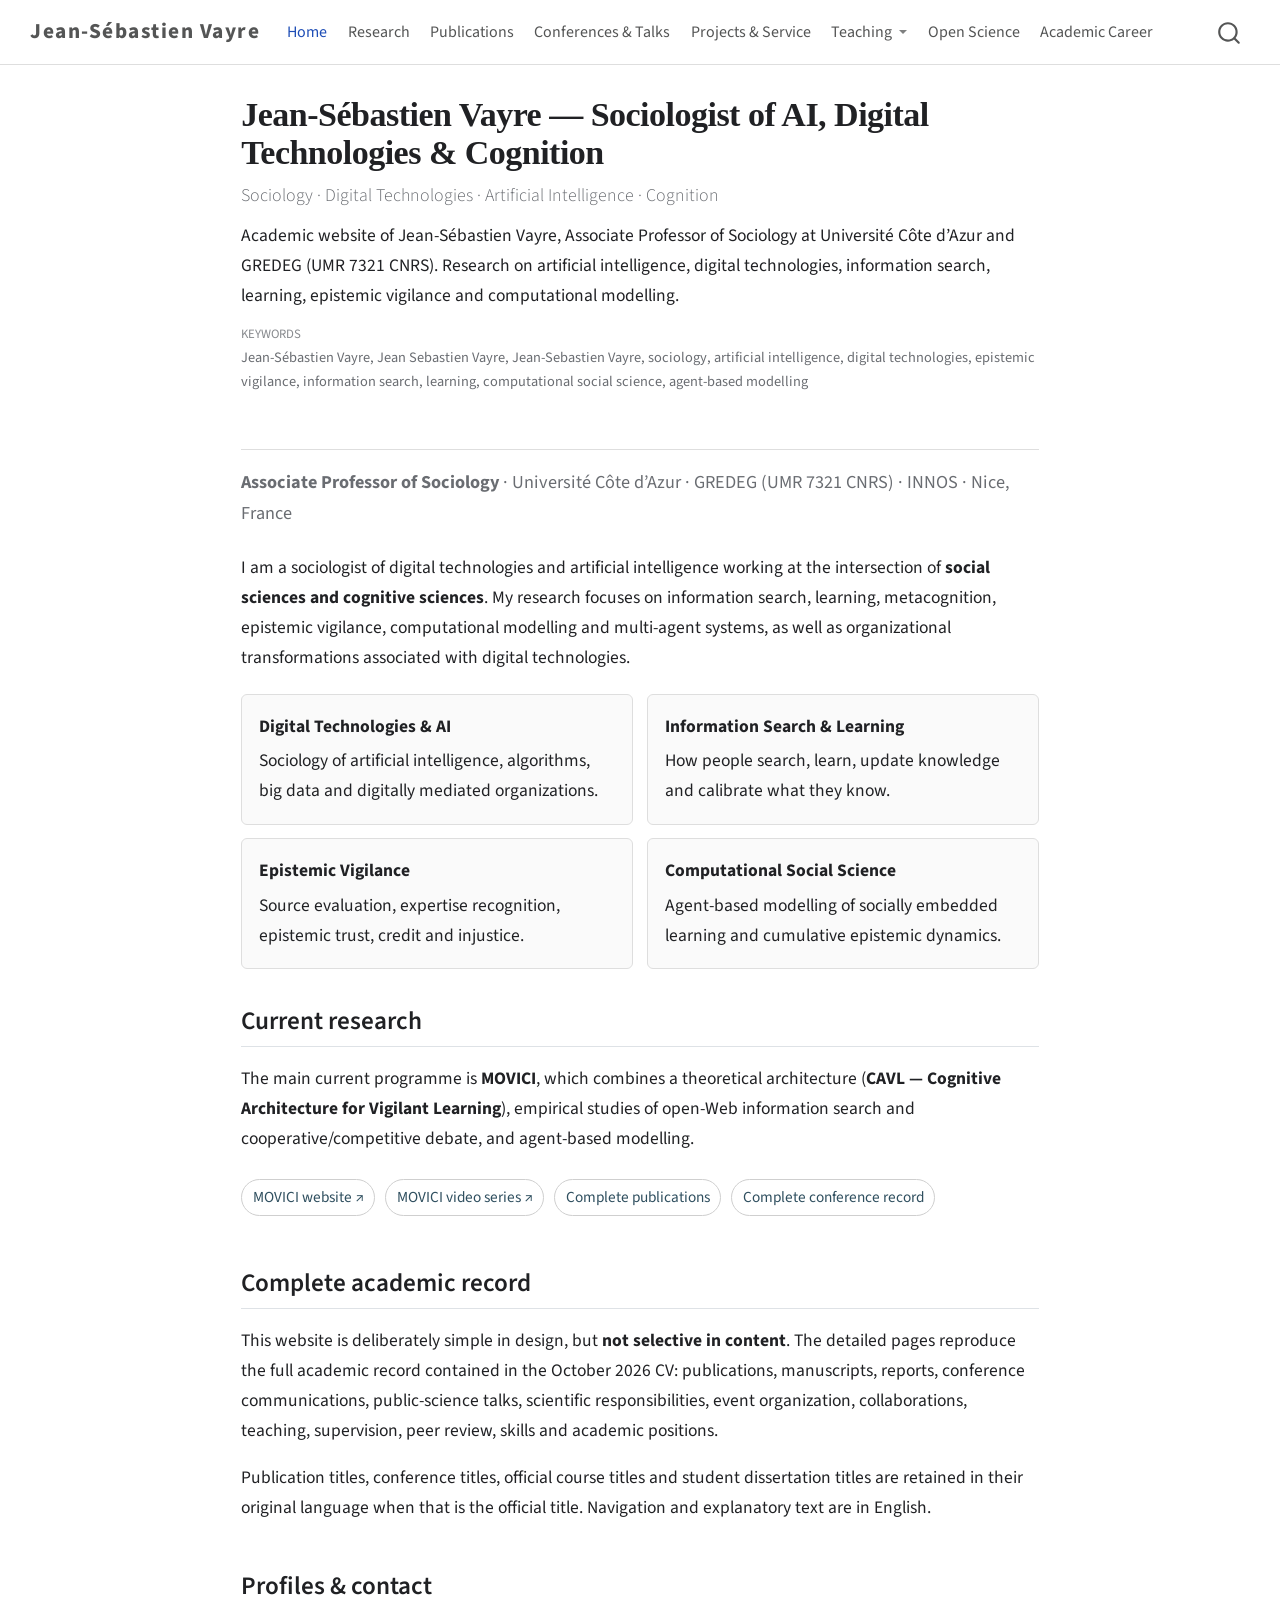
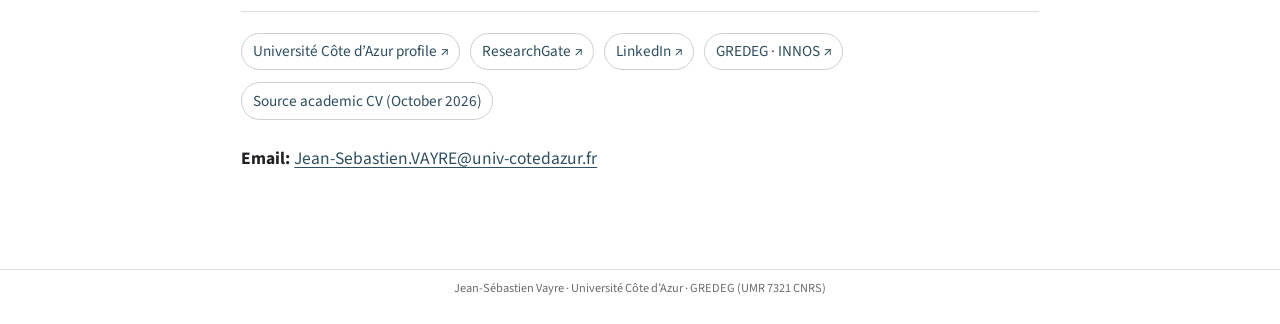
<file: index.html>
<!DOCTYPE html>
<html xmlns="http://www.w3.org/1999/xhtml" lang="en" xml:lang="en"><head>

<meta charset="utf-8">
<meta name="generator" content="quarto-1.10.18">

<meta name="viewport" content="width=device-width, initial-scale=1.0, user-scalable=yes">

<meta name="keywords" content="Jean-Sébastien Vayre, Jean Sebastien Vayre, Jean-Sebastien Vayre, sociology, artificial intelligence, digital technologies, epistemic vigilance, information search, learning, computational social science, agent-based modelling">
<meta name="description" content="Academic website of Jean-Sébastien Vayre, Associate Professor of Sociology at Université Côte d’Azur and GREDEG (UMR 7321 CNRS). Research on artificial intelligence, digital technologies, information search, learning, epistemic vigilance and computational modelling.">

<title>Jean-Sébastien Vayre — Sociologist of AI, Digital Technologies &amp; Cognition – Jean-Sébastien Vayre</title>
<style>
/* Default styles provided by pandoc.
** See https://pandoc.org/MANUAL.html#variables-for-html for config info.
*/
span.smallcaps{font-variant: small-caps;}
div.columns{display: flex; gap: 1.5em;}
div.column{flex: auto;}
@media screen {
div.columns{gap: min(4vw, 1.5em);}
div.column{overflow-x: auto;}
}
div.hanging-indent{margin-left: 1.5em; text-indent: -1.5em;}
ul.task-list{list-style: none;}
ul.task-list li input[type="checkbox"] {
  width: 0.8em;
  margin: 0 0.8em 0.2em -1em; /* quarto-specific, see https://github.com/quarto-dev/quarto-cli/issues/4556 */ 
  vertical-align: middle;
}
</style>


<script src="site_libs/quarto-nav/quarto-nav.js"></script>
<script src="site_libs/clipboard/clipboard.min.js"></script>
<script src="site_libs/quarto-search/autocomplete.umd.js"></script>
<script src="site_libs/quarto-search/fuse.min.js"></script>
<script src="site_libs/quarto-search/quarto-search.js"></script>
<meta name="quarto:offset" content="./">
<script src="site_libs/quarto-html/quarto.js" type="module"></script>
<script src="site_libs/quarto-html/tabsets/tabsets.js" type="module"></script>
<script src="site_libs/quarto-html/popper.min.js"></script>
<script src="site_libs/quarto-html/tippy.umd.min.js"></script>
<script src="site_libs/quarto-html/anchor.min.js"></script>
<link href="site_libs/quarto-html/tippy.css" rel="stylesheet">
<link href="site_libs/quarto-html/quarto-syntax-highlighting-64a204ab8560d761af7679ceaba22944.css" rel="stylesheet" id="quarto-text-highlighting-styles">
<script src="site_libs/bootstrap/bootstrap.min.js"></script>
<link href="site_libs/bootstrap/bootstrap-icons.css" rel="stylesheet">
<link href="site_libs/bootstrap/bootstrap-172ba59bd5e0b52282274ba0c0cc16fc.min.css" rel="stylesheet" append-hash="true" id="quarto-bootstrap" data-mode="light">
<script id="quarto-search-options" type="application/json">{
  "location": "navbar",
  "copy-button": false,
  "collapse-after": 3,
  "panel-placement": "end",
  "type": "overlay",
  "limit": 50,
  "keyboard-shortcut": [
    "f",
    "/",
    "s"
  ],
  "show-item-context": false,
  "language": {
    "search-no-results-text": "No results",
    "search-matching-documents-text": "matching documents",
    "search-copy-link-title": "Copy link to search",
    "search-hide-matches-text": "Hide additional matches",
    "search-more-match-text": "more match in this document",
    "search-more-matches-text": "more matches in this document",
    "search-clear-button-title": "Clear",
    "search-text-placeholder": "",
    "search-detached-cancel-button-title": "Cancel",
    "search-submit-button-title": "Submit",
    "search-label": "Search"
  }
}</script>
<style>html{ scroll-behavior: smooth; }</style>
<meta name="robots" content="index, follow, max-snippet:-1, max-image-preview:large">
<meta name="googlebot" content="index, follow, max-snippet:-1, max-image-preview:large">
<script type="application/ld+json">
{
  "@context": "https://schema.org",
  "@graph": [
    {
      "@type": "WebSite",
      "@id": "https://jeansebastienvayre-prog.github.io/#website",
      "url": "https://jeansebastienvayre-prog.github.io/",
      "name": "Jean-Sébastien Vayre",
      "alternateName": ["Jean Sebastien Vayre", "Jean-Sebastien Vayre"],
      "inLanguage": "en"
    },
    {
      "@type": "Person",
      "@id": "https://jeansebastienvayre-prog.github.io/#person",
      "name": "Jean-Sébastien Vayre",
      "alternateName": ["Jean Sebastien Vayre", "Jean-Sebastien Vayre"],
      "url": "https://jeansebastienvayre-prog.github.io/",
      "jobTitle": "Associate Professor of Sociology",
      "affiliation": [
        {
          "@type": "Organization",
          "name": "Université Côte d’Azur",
          "url": "https://univ-cotedazur.fr/"
        },
        {
          "@type": "Organization",
          "name": "GREDEG (UMR 7321 CNRS)",
          "url": "https://gredeg.univ-cotedazur.fr/"
        }
      ],
      "sameAs": [
        "https://univ-cotedazur.fr/jean-sebastien-vayre",
        "https://www.researchgate.net/profile/Jean-Sebastien-Vayre",
        "https://fr.linkedin.com/in/jean-sebastien-vayre-30b54514a",
        "https://jeansebastienvayre-prog.github.io/movici/"
      ],
      "knowsAbout": [
        "Sociology",
        "Artificial intelligence",
        "Digital technologies",
        "Information search",
        "Learning",
        "Epistemic vigilance",
        "Computational social science",
        "Agent-based modelling"
      ]
    }
  ]
}
</script>


<link rel="stylesheet" href="styles.css">
</head>

<body class="nav-fixed fullcontent quarto-light">

<div id="quarto-search-results"></div>
  <header id="quarto-header" class="headroom fixed-top">
    <nav class="navbar navbar-expand-lg " data-bs-theme="dark">
      <div class="navbar-container container-fluid">
      <div class="navbar-brand-container mx-auto">
    <a class="navbar-brand" href="./index.html">
    <span class="navbar-title">Jean-Sébastien Vayre</span>
    </a>
  </div>
            <div id="quarto-search" class="" title="Search"></div>
          <button class="navbar-toggler" type="button" data-bs-toggle="collapse" data-bs-target="#navbarCollapse" aria-controls="navbarCollapse" role="menu" aria-expanded="false" aria-label="Toggle navigation" onclick="if (window.quartoToggleHeadroom) { window.quartoToggleHeadroom(); }">
  <span class="navbar-toggler-icon"></span>
</button>
          <div class="collapse navbar-collapse" id="navbarCollapse">
            <ul class="navbar-nav navbar-nav-scroll me-auto">
  <li class="nav-item">
    <a class="nav-link active" href="./index.html" aria-current="page"> 
<span class="menu-text">Home</span></a>
  </li>  
  <li class="nav-item">
    <a class="nav-link" href="./research.html"> 
<span class="menu-text">Research</span></a>
  </li>  
  <li class="nav-item">
    <a class="nav-link" href="./publications.html"> 
<span class="menu-text">Publications</span></a>
  </li>  
  <li class="nav-item">
    <a class="nav-link" href="./conferences.html"> 
<span class="menu-text">Conferences &amp; Talks</span></a>
  </li>  
  <li class="nav-item">
    <a class="nav-link" href="./projects-service.html"> 
<span class="menu-text">Projects &amp; Service</span></a>
  </li>  
  <li class="nav-item dropdown ">
    <a class="nav-link dropdown-toggle" href="#" id="nav-menu-teaching" role="link" data-bs-toggle="dropdown" aria-expanded="false">
 <span class="menu-text">Teaching</span>
    </a>
    <ul class="dropdown-menu" aria-labelledby="nav-menu-teaching">    
        <li>
    <a class="dropdown-item" href="./teaching.html">
 <span class="dropdown-text">Teaching Record</span></a>
  </li>  
        <li>
    <a class="dropdown-item" href="./supervision.html">
 <span class="dropdown-text">Supervision &amp; Assessment</span></a>
  </li>  
    </ul>
  </li>
  <li class="nav-item">
    <a class="nav-link" href="./open-science.html"> 
<span class="menu-text">Open Science</span></a>
  </li>  
  <li class="nav-item">
    <a class="nav-link" href="./career.html"> 
<span class="menu-text">Academic Career</span></a>
  </li>  
</ul>
          </div> <!-- /navcollapse -->
            <div class="quarto-navbar-tools">
</div>
      </div> <!-- /container-fluid -->
    </nav>
</header>
<!-- content -->
<div id="quarto-content" class="quarto-container page-columns page-rows-contents page-layout-article page-navbar">
<!-- sidebar -->
<!-- margin-sidebar -->
    
<!-- main -->
<main class="content" id="quarto-document-content">

<header id="title-block-header" class="quarto-title-block default">
<div class="quarto-title">
<h1 class="title">Jean-Sébastien Vayre — Sociologist of AI, Digital Technologies &amp; Cognition</h1>
<p class="subtitle lead">Sociology · Digital Technologies · Artificial Intelligence · Cognition</p>
</div>

<div>
  <div class="description">
    Academic website of Jean-Sébastien Vayre, Associate Professor of Sociology at Université Côte d’Azur and GREDEG (UMR 7321 CNRS). Research on artificial intelligence, digital technologies, information search, learning, epistemic vigilance and computational modelling.
  </div>
</div>


<div class="quarto-title-meta">

    
  
    
  </div>
  

<div>
  <div class="keywords">
    <div class="block-title">Keywords</div>
    <p>Jean-Sébastien Vayre, Jean Sebastien Vayre, Jean-Sebastien Vayre, sociology, artificial intelligence, digital technologies, epistemic vigilance, information search, learning, computational social science, agent-based modelling</p>
  </div>
</div>

</header>


<div class="hero-role">
<strong>Associate Professor of Sociology</strong> · Université Côte d’Azur · GREDEG (UMR 7321 CNRS) · INNOS · Nice, France
</div>
<p>I am a sociologist of digital technologies and artificial intelligence working at the intersection of <strong>social sciences and cognitive sciences</strong>. My research focuses on information search, learning, metacognition, epistemic vigilance, computational modelling and multi-agent systems, as well as organizational transformations associated with digital technologies.</p>
<div class="quick-grid">
<div class="quick-card">
<strong>Digital Technologies &amp; AI</strong>Sociology of artificial intelligence, algorithms, big data and digitally mediated organizations.
</div>
<div class="quick-card">
<strong>Information Search &amp; Learning</strong>How people search, learn, update knowledge and calibrate what they know.
</div>
<div class="quick-card">
<strong>Epistemic Vigilance</strong>Source evaluation, expertise recognition, epistemic trust, credit and injustice.
</div>
<div class="quick-card">
<strong>Computational Social Science</strong>Agent-based modelling of socially embedded learning and cumulative epistemic dynamics.
</div>
</div>
<section id="current-research" class="level2">
<h2 class="anchored" data-anchor-id="current-research">Current research</h2>
<p>The main current programme is <strong>MOVICI</strong>, which combines a theoretical architecture (<strong>CAVL — Cognitive Architecture for Vigilant Learning</strong>), empirical studies of open-Web information search and cooperative/competitive debate, and agent-based modelling.</p>
<div class="home-links">
<p><a class="resource-link" href="https://jeansebastienvayre-prog.github.io/movici/">MOVICI website ↗</a> <a class="resource-link" href="https://www.youtube.com/playlist?list=PLJJXA5R7uEsg">MOVICI video series ↗</a> <a class="resource-link" href="./publications.html">Complete publications</a> <a class="resource-link" href="./conferences.html">Complete conference record</a></p>
</div>
</section>
<section id="complete-academic-record" class="level2">
<h2 class="anchored" data-anchor-id="complete-academic-record">Complete academic record</h2>
<p>This website is deliberately simple in design, but <strong>not selective in content</strong>. The detailed pages reproduce the full academic record contained in the October 2026 CV: publications, manuscripts, reports, conference communications, public-science talks, scientific responsibilities, event organization, collaborations, teaching, supervision, peer review, skills and academic positions.</p>
<p>Publication titles, conference titles, official course titles and student dissertation titles are retained in their original language when that is the official title. Navigation and explanatory text are in English.</p>
</section>
<section id="profiles-contact" class="level2">
<h2 class="anchored" data-anchor-id="profiles-contact">Profiles &amp; contact</h2>
<div class="profile-links">
<p><a class="resource-link" href="https://univ-cotedazur.fr/jean-sebastien-vayre">Université Côte d’Azur profile ↗</a> <a class="resource-link" href="https://www.researchgate.net/profile/Jean-Sebastien-Vayre">ResearchGate ↗</a> <a class="resource-link" href="https://fr.linkedin.com/in/jean-sebastien-vayre-30b54514a">LinkedIn ↗</a> <a class="resource-link" href="https://gredeg.univ-cotedazur.fr/projets-de-recherche/francais-pole-innovation-science-and-technology-pist/team-innos">GREDEG · INNOS ↗</a> <a class="resource-link" href="assets/documents/CV_Jean-Sebastien_Vayre_2026_actualise_octobre.docx">Source academic CV (October 2026)</a></p>
</div>
<p><strong>Email:</strong> <a href="mailto:Jean-Sebastien.VAYRE@univ-cotedazur.fr">Jean-Sebastien.VAYRE@univ-cotedazur.fr</a></p>


</section>

</main> <!-- /main -->
<script id="quarto-html-after-body" type="application/javascript">
  window.document.addEventListener("DOMContentLoaded", function (event) {
    const icon = "";
    const anchorJS = new window.AnchorJS();
    anchorJS.options = {
      placement: 'right',
      icon: icon
    };
    anchorJS.add('.anchored');
    const isCodeAnnotation = (el) => {
      for (const clz of el.classList) {
        if (clz.startsWith('code-annotation-')) {                     
          return true;
        }
      }
      return false;
    }
    const onCopySuccess = function(e) {
      // button target
      const button = e.trigger;
      // don't keep focus
      button.blur();
      // flash "checked"
      button.classList.add('code-copy-button-checked');
      var currentTitle = button.getAttribute("title");
      button.setAttribute("title", "Copied!");
      let tooltip;
      if (window.bootstrap) {
        button.setAttribute("data-bs-toggle", "tooltip");
        button.setAttribute("data-bs-placement", "left");
        button.setAttribute("data-bs-title", "Copied!");
        tooltip = new bootstrap.Tooltip(button, 
          { trigger: "manual", 
            customClass: "code-copy-button-tooltip",
            offset: [0, -8]});
        tooltip.show();    
      }
      setTimeout(function() {
        if (tooltip) {
          tooltip.hide();
          button.removeAttribute("data-bs-title");
          button.removeAttribute("data-bs-toggle");
          button.removeAttribute("data-bs-placement");
        }
        button.setAttribute("title", currentTitle);
        button.classList.remove('code-copy-button-checked');
      }, 1000);
      // clear code selection
      e.clearSelection();
    }
    const getTextToCopy = function(trigger) {
      const outerScaffold = trigger.parentElement.cloneNode(true);
      const codeEl = outerScaffold.querySelector('code');
      for (const childEl of codeEl.children) {
        if (isCodeAnnotation(childEl)) {
          childEl.remove();
        }
      }
      return codeEl.innerText;
    }
    const clipboard = new window.ClipboardJS('.code-copy-button:not([data-in-quarto-modal])', {
      text: getTextToCopy
    });
    clipboard.on('success', onCopySuccess);
    if (window.document.getElementById('quarto-embedded-source-code-modal')) {
      const clipboardModal = new window.ClipboardJS('.code-copy-button[data-in-quarto-modal]', {
        text: getTextToCopy,
        container: window.document.getElementById('quarto-embedded-source-code-modal')
      });
      clipboardModal.on('success', onCopySuccess);
    }
      var localhostRegex = new RegExp(/^(?:http|https):\/\/localhost\:?[0-9]*\//);
      var mailtoRegex = new RegExp(/^mailto:/);
        var filterRegex = new RegExp("https:\/\/jeansebastienvayre-prog\.github\.io\/");
      var isInternal = (href) => {
          return filterRegex.test(href) || localhostRegex.test(href) || mailtoRegex.test(href);
      }
      // Inspect non-navigation links and adorn them if external
     var links = window.document.querySelectorAll('a[href]:not(.nav-link):not(.navbar-brand):not(.toc-action):not(.sidebar-link):not(.sidebar-item-toggle):not(.pagination-link):not(.no-external):not([aria-hidden]):not(.dropdown-item):not(.quarto-navigation-tool):not(.about-link)');
      for (var i=0; i<links.length; i++) {
        const link = links[i];
        if (!isInternal(link.href)) {
          // undo the damage that might have been done by quarto-nav.js in the case of
          // links that we want to consider external
          if (link.dataset.originalHref !== undefined) {
            link.href = link.dataset.originalHref;
          }
            // target, if specified
            link.setAttribute("target", "_blank");
            if (link.getAttribute("rel") === null) {
              link.setAttribute("rel", "noopener");
            }
        }
      }
    function tippyHover(el, contentFn, onTriggerFn, onUntriggerFn) {
      const config = {
        allowHTML: true,
        maxWidth: 500,
        delay: 100,
        arrow: false,
        appendTo: function(el) {
            return el.parentElement;
        },
        interactive: true,
        interactiveBorder: 10,
        theme: 'quarto',
        placement: 'bottom-start',
      };
      if (contentFn) {
        config.content = contentFn;
      }
      if (onTriggerFn) {
        config.onTrigger = onTriggerFn;
      }
      if (onUntriggerFn) {
        config.onUntrigger = onUntriggerFn;
      }
      window.tippy(el, config); 
    }
    const noterefs = window.document.querySelectorAll('a[role="doc-noteref"]');
    for (var i=0; i<noterefs.length; i++) {
      const ref = noterefs[i];
      tippyHover(ref, function() {
        // use id or data attribute instead here
        let href = ref.getAttribute('data-footnote-href') || ref.getAttribute('href');
        try { href = new URL(href).hash; } catch {}
        const id = href.replace(/^#\/?/, "");
        const note = window.document.getElementById(id);
        if (note) {
          return note.innerHTML;
        } else {
          return "";
        }
      });
    }
    const xrefs = window.document.querySelectorAll('a.quarto-xref');
    const processXRef = (id, note) => {
      // Strip column container classes
      const stripColumnClz = (el) => {
        el.classList.remove("page-full", "page-columns");
        if (el.children) {
          for (const child of el.children) {
            stripColumnClz(child);
          }
        }
      }
      stripColumnClz(note)
      if (id === null || id.startsWith('sec-')) {
        // Special case sections, only their first couple elements
        const container = document.createElement("div");
        if (note.children && note.children.length > 2) {
          container.appendChild(note.children[0].cloneNode(true));
          for (let i = 1; i < note.children.length; i++) {
            const child = note.children[i];
            if (child.tagName === "P" && child.innerText === "") {
              continue;
            } else {
              container.appendChild(child.cloneNode(true));
              break;
            }
          }
          if (window.Quarto?.typesetMath) {
            window.Quarto.typesetMath(container);
          }
          return container.innerHTML
        } else {
          if (window.Quarto?.typesetMath) {
            window.Quarto.typesetMath(note);
          }
          return note.innerHTML;
        }
      } else {
        // Remove any anchor links if they are present
        const anchorLink = note.querySelector('a.anchorjs-link');
        if (anchorLink) {
          anchorLink.remove();
        }
        if (window.Quarto?.typesetMath) {
          window.Quarto.typesetMath(note);
        }
        if (note.classList.contains("callout")) {
          return note.outerHTML;
        } else {
          return note.innerHTML;
        }
      }
    }
    for (var i=0; i<xrefs.length; i++) {
      const xref = xrefs[i];
      tippyHover(xref, undefined, function(instance) {
        instance.disable();
        let url = xref.getAttribute('href');
        let hash = undefined; 
        if (url.startsWith('#')) {
          hash = url;
        } else {
          try { hash = new URL(url).hash; } catch {}
        }
        if (hash) {
          const id = hash.replace(/^#\/?/, "");
          const note = window.document.getElementById(id);
          if (note !== null) {
            try {
              const html = processXRef(id, note.cloneNode(true));
              instance.setContent(html);
            } finally {
              instance.enable();
              instance.show();
            }
          } else {
            // See if we can fetch this
            fetch(url.split('#')[0])
            .then(res => res.text())
            .then(html => {
              const parser = new DOMParser();
              const htmlDoc = parser.parseFromString(html, "text/html");
              const note = htmlDoc.getElementById(id);
              if (note !== null) {
                const html = processXRef(id, note);
                instance.setContent(html);
              } 
            }).finally(() => {
              instance.enable();
              instance.show();
            });
          }
        } else {
          // See if we can fetch a full url (with no hash to target)
          // This is a special case and we should probably do some content thinning / targeting
          fetch(url)
          .then(res => res.text())
          .then(html => {
            const parser = new DOMParser();
            const htmlDoc = parser.parseFromString(html, "text/html");
            const note = htmlDoc.querySelector('main.content');
            if (note !== null) {
              // This should only happen for chapter cross references
              // (since there is no id in the URL)
              // remove the first header
              if (note.children.length > 0 && note.children[0].tagName === "HEADER") {
                note.children[0].remove();
              }
              const html = processXRef(null, note);
              instance.setContent(html);
            } 
          }).finally(() => {
            instance.enable();
            instance.show();
          });
        }
      }, function(instance) {
      });
    }
        let selectedAnnoteEl;
        const selectorForAnnotation = ( cell, annotation) => {
          let cellAttr = 'data-code-cell="' + cell + '"';
          let lineAttr = 'data-code-annotation="' +  annotation + '"';
          const selector = 'span[' + cellAttr + '][' + lineAttr + ']';
          return selector;
        }
        const selectCodeLines = (annoteEl) => {
          const doc = window.document;
          const targetCell = annoteEl.getAttribute("data-target-cell");
          const targetAnnotation = annoteEl.getAttribute("data-target-annotation");
          const annoteSpan = window.document.querySelector(selectorForAnnotation(targetCell, targetAnnotation));
          const lines = annoteSpan.getAttribute("data-code-lines").split(",");
          const lineIds = lines.map((line) => {
            return targetCell + "-" + line;
          })
          let top = null;
          let height = null;
          let parent = null;
          if (lineIds.length > 0) {
              //compute the position of the single el (top and bottom and make a div)
              const el = window.document.getElementById(lineIds[0]);
              top = el.offsetTop;
              height = el.offsetHeight;
              parent = el.parentElement.parentElement;
            if (lineIds.length > 1) {
              const lastEl = window.document.getElementById(lineIds[lineIds.length - 1]);
              const bottom = lastEl.offsetTop + lastEl.offsetHeight;
              height = bottom - top;
            }
            if (top !== null && height !== null && parent !== null) {
              // cook up a div (if necessary) and position it 
              let div = window.document.getElementById("code-annotation-line-highlight");
              if (div === null) {
                div = window.document.createElement("div");
                div.setAttribute("id", "code-annotation-line-highlight");
                div.style.position = 'absolute';
                parent.appendChild(div);
              }
              div.style.top = top - 2 + "px";
              div.style.height = height + 4 + "px";
              div.style.left = 0;
              let gutterDiv = window.document.getElementById("code-annotation-line-highlight-gutter");
              if (gutterDiv === null) {
                gutterDiv = window.document.createElement("div");
                gutterDiv.setAttribute("id", "code-annotation-line-highlight-gutter");
                gutterDiv.style.position = 'absolute';
                const codeCell = window.document.getElementById(targetCell);
                const gutter = codeCell.querySelector('.code-annotation-gutter');
                gutter.appendChild(gutterDiv);
              }
              gutterDiv.style.top = top - 2 + "px";
              gutterDiv.style.height = height + 4 + "px";
            }
            selectedAnnoteEl = annoteEl;
          }
        };
        const unselectCodeLines = () => {
          const elementsIds = ["code-annotation-line-highlight", "code-annotation-line-highlight-gutter"];
          elementsIds.forEach((elId) => {
            const div = window.document.getElementById(elId);
            if (div) {
              div.remove();
            }
          });
          selectedAnnoteEl = undefined;
        };
          // Handle positioning of the toggle
      window.addEventListener(
        "resize",
        throttle(() => {
          elRect = undefined;
          if (selectedAnnoteEl) {
            selectCodeLines(selectedAnnoteEl);
          }
        }, 10)
      );
      function throttle(fn, ms) {
      let throttle = false;
      let timer;
        return (...args) => {
          if(!throttle) { // first call gets through
              fn.apply(this, args);
              throttle = true;
          } else { // all the others get throttled
              if(timer) clearTimeout(timer); // cancel #2
              timer = setTimeout(() => {
                fn.apply(this, args);
                timer = throttle = false;
              }, ms);
          }
        };
      }
        // Attach click handler to the DT
        const annoteDls = window.document.querySelectorAll('dt[data-target-cell]');
        for (const annoteDlNode of annoteDls) {
          annoteDlNode.addEventListener('click', (event) => {
            const clickedEl = event.target;
            if (clickedEl !== selectedAnnoteEl) {
              unselectCodeLines();
              const activeEl = window.document.querySelector('dt[data-target-cell].code-annotation-active');
              if (activeEl) {
                activeEl.classList.remove('code-annotation-active');
              }
              selectCodeLines(clickedEl);
              clickedEl.classList.add('code-annotation-active');
            } else {
              // Unselect the line
              unselectCodeLines();
              clickedEl.classList.remove('code-annotation-active');
            }
          });
        }
    const findCites = (el) => {
      const parentEl = el.parentElement;
      if (parentEl) {
        const cites = parentEl.dataset.cites;
        if (cites) {
          return {
            el,
            cites: cites.split(' ')
          };
        } else {
          return findCites(el.parentElement)
        }
      } else {
        return undefined;
      }
    };
    var bibliorefs = window.document.querySelectorAll('a[role="doc-biblioref"]');
    for (var i=0; i<bibliorefs.length; i++) {
      const ref = bibliorefs[i];
      const citeInfo = findCites(ref);
      if (citeInfo) {
        tippyHover(citeInfo.el, function() {
          var popup = window.document.createElement('div');
          citeInfo.cites.forEach(function(cite) {
            var citeDiv = window.document.createElement('div');
            citeDiv.classList.add('hanging-indent');
            citeDiv.classList.add('csl-entry');
            var biblioDiv = window.document.getElementById('ref-' + cite);
            if (biblioDiv) {
              citeDiv.innerHTML = biblioDiv.innerHTML;
            }
            popup.appendChild(citeDiv);
          });
          return popup.innerHTML;
        });
      }
    }
  });
  </script>
</div> <!-- /content -->
<footer class="footer">
  <div class="nav-footer">
    <div class="nav-footer-left">
      &nbsp;
    </div>   
    <div class="nav-footer-center">
<p>Jean-Sébastien Vayre · Université Côte d’Azur · GREDEG (UMR 7321 CNRS)</p>
</div>
    <div class="nav-footer-right">
      &nbsp;
    </div>
  </div>
</footer>




<script src="site_libs/quarto-html/zenscroll-min.js"></script>
</body></html>
</file>
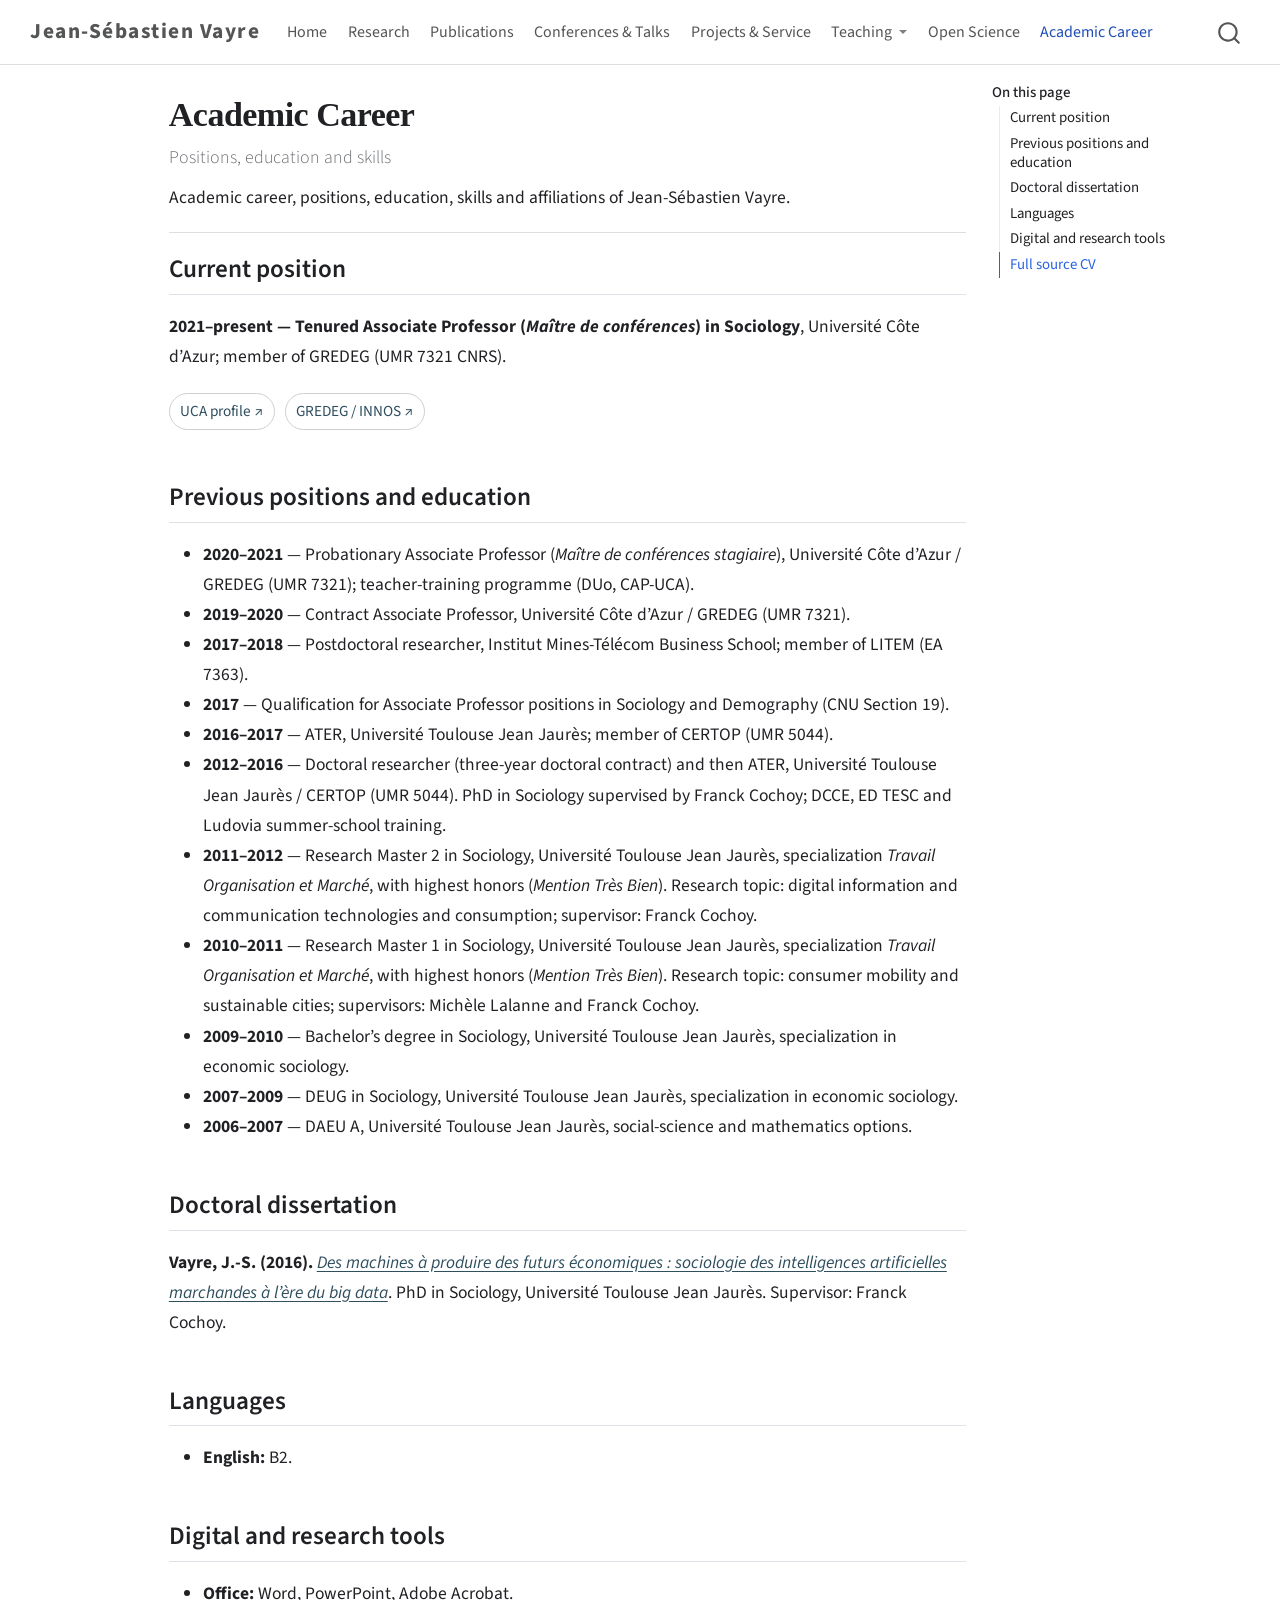
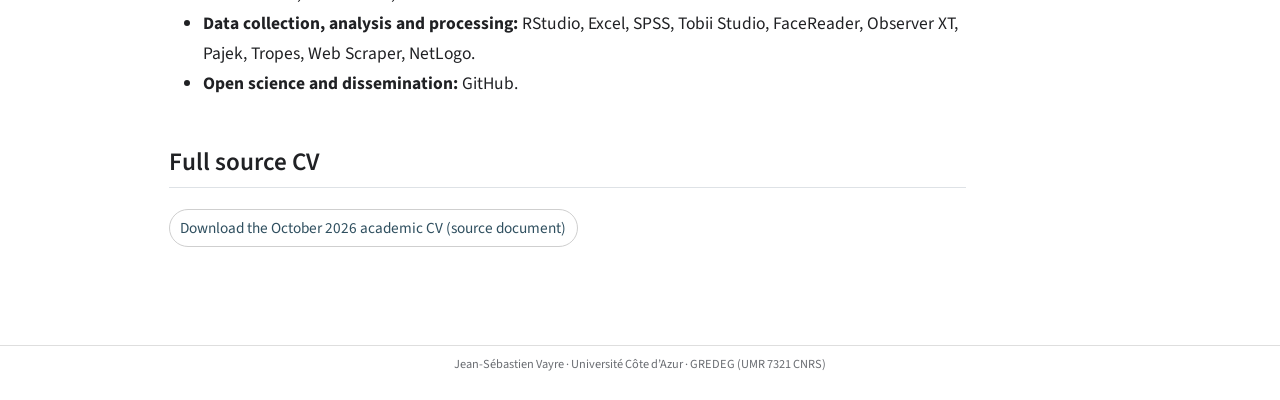
<file: career.html>
<!DOCTYPE html>
<html xmlns="http://www.w3.org/1999/xhtml" lang="en" xml:lang="en"><head>

<meta charset="utf-8">
<meta name="generator" content="quarto-1.10.18">

<meta name="viewport" content="width=device-width, initial-scale=1.0, user-scalable=yes">

<meta name="description" content="Academic career, positions, education, skills and affiliations of Jean-Sébastien Vayre.">

<title>Academic Career – Jean-Sébastien Vayre</title>
<style>
/* Default styles provided by pandoc.
** See https://pandoc.org/MANUAL.html#variables-for-html for config info.
*/
span.smallcaps{font-variant: small-caps;}
div.columns{display: flex; gap: 1.5em;}
div.column{flex: auto;}
@media screen {
div.columns{gap: min(4vw, 1.5em);}
div.column{overflow-x: auto;}
}
div.hanging-indent{margin-left: 1.5em; text-indent: -1.5em;}
ul.task-list{list-style: none;}
ul.task-list li input[type="checkbox"] {
  width: 0.8em;
  margin: 0 0.8em 0.2em -1em; /* quarto-specific, see https://github.com/quarto-dev/quarto-cli/issues/4556 */ 
  vertical-align: middle;
}
</style>


<script src="site_libs/quarto-nav/quarto-nav.js"></script>
<script src="site_libs/clipboard/clipboard.min.js"></script>
<script src="site_libs/quarto-search/autocomplete.umd.js"></script>
<script src="site_libs/quarto-search/fuse.min.js"></script>
<script src="site_libs/quarto-search/quarto-search.js"></script>
<meta name="quarto:offset" content="./">
<script src="site_libs/quarto-html/quarto.js" type="module"></script>
<script src="site_libs/quarto-html/tabsets/tabsets.js" type="module"></script>
<script src="site_libs/quarto-html/popper.min.js"></script>
<script src="site_libs/quarto-html/tippy.umd.min.js"></script>
<script src="site_libs/quarto-html/anchor.min.js"></script>
<link href="site_libs/quarto-html/tippy.css" rel="stylesheet">
<link href="site_libs/quarto-html/quarto-syntax-highlighting-64a204ab8560d761af7679ceaba22944.css" rel="stylesheet" id="quarto-text-highlighting-styles">
<script src="site_libs/bootstrap/bootstrap.min.js"></script>
<link href="site_libs/bootstrap/bootstrap-icons.css" rel="stylesheet">
<link href="site_libs/bootstrap/bootstrap-172ba59bd5e0b52282274ba0c0cc16fc.min.css" rel="stylesheet" append-hash="true" id="quarto-bootstrap" data-mode="light">
<script id="quarto-search-options" type="application/json">{
  "location": "navbar",
  "copy-button": false,
  "collapse-after": 3,
  "panel-placement": "end",
  "type": "overlay",
  "limit": 50,
  "keyboard-shortcut": [
    "f",
    "/",
    "s"
  ],
  "show-item-context": false,
  "language": {
    "search-no-results-text": "No results",
    "search-matching-documents-text": "matching documents",
    "search-copy-link-title": "Copy link to search",
    "search-hide-matches-text": "Hide additional matches",
    "search-more-match-text": "more match in this document",
    "search-more-matches-text": "more matches in this document",
    "search-clear-button-title": "Clear",
    "search-text-placeholder": "",
    "search-detached-cancel-button-title": "Cancel",
    "search-submit-button-title": "Submit",
    "search-label": "Search"
  }
}</script>
<style>html{ scroll-behavior: smooth; }</style>
<meta name="robots" content="index, follow, max-snippet:-1, max-image-preview:large">
<meta name="googlebot" content="index, follow, max-snippet:-1, max-image-preview:large">
<script type="application/ld+json">
{
  "@context": "https://schema.org",
  "@graph": [
    {
      "@type": "WebSite",
      "@id": "https://jeansebastienvayre-prog.github.io/#website",
      "url": "https://jeansebastienvayre-prog.github.io/",
      "name": "Jean-Sébastien Vayre",
      "alternateName": ["Jean Sebastien Vayre", "Jean-Sebastien Vayre"],
      "inLanguage": "en"
    },
    {
      "@type": "Person",
      "@id": "https://jeansebastienvayre-prog.github.io/#person",
      "name": "Jean-Sébastien Vayre",
      "alternateName": ["Jean Sebastien Vayre", "Jean-Sebastien Vayre"],
      "url": "https://jeansebastienvayre-prog.github.io/",
      "jobTitle": "Associate Professor of Sociology",
      "affiliation": [
        {
          "@type": "Organization",
          "name": "Université Côte d’Azur",
          "url": "https://univ-cotedazur.fr/"
        },
        {
          "@type": "Organization",
          "name": "GREDEG (UMR 7321 CNRS)",
          "url": "https://gredeg.univ-cotedazur.fr/"
        }
      ],
      "sameAs": [
        "https://univ-cotedazur.fr/jean-sebastien-vayre",
        "https://www.researchgate.net/profile/Jean-Sebastien-Vayre",
        "https://fr.linkedin.com/in/jean-sebastien-vayre-30b54514a",
        "https://jeansebastienvayre-prog.github.io/movici/"
      ],
      "knowsAbout": [
        "Sociology",
        "Artificial intelligence",
        "Digital technologies",
        "Information search",
        "Learning",
        "Epistemic vigilance",
        "Computational social science",
        "Agent-based modelling"
      ]
    }
  ]
}
</script>


<link rel="stylesheet" href="styles.css">
</head>

<body class="nav-fixed quarto-light">

<div id="quarto-search-results"></div>
  <header id="quarto-header" class="headroom fixed-top">
    <nav class="navbar navbar-expand-lg " data-bs-theme="dark">
      <div class="navbar-container container-fluid">
      <div class="navbar-brand-container mx-auto">
    <a class="navbar-brand" href="./index.html">
    <span class="navbar-title">Jean-Sébastien Vayre</span>
    </a>
  </div>
            <div id="quarto-search" class="" title="Search"></div>
          <button class="navbar-toggler" type="button" data-bs-toggle="collapse" data-bs-target="#navbarCollapse" aria-controls="navbarCollapse" role="menu" aria-expanded="false" aria-label="Toggle navigation" onclick="if (window.quartoToggleHeadroom) { window.quartoToggleHeadroom(); }">
  <span class="navbar-toggler-icon"></span>
</button>
          <div class="collapse navbar-collapse" id="navbarCollapse">
            <ul class="navbar-nav navbar-nav-scroll me-auto">
  <li class="nav-item">
    <a class="nav-link" href="./index.html"> 
<span class="menu-text">Home</span></a>
  </li>  
  <li class="nav-item">
    <a class="nav-link" href="./research.html"> 
<span class="menu-text">Research</span></a>
  </li>  
  <li class="nav-item">
    <a class="nav-link" href="./publications.html"> 
<span class="menu-text">Publications</span></a>
  </li>  
  <li class="nav-item">
    <a class="nav-link" href="./conferences.html"> 
<span class="menu-text">Conferences &amp; Talks</span></a>
  </li>  
  <li class="nav-item">
    <a class="nav-link" href="./projects-service.html"> 
<span class="menu-text">Projects &amp; Service</span></a>
  </li>  
  <li class="nav-item dropdown ">
    <a class="nav-link dropdown-toggle" href="#" id="nav-menu-teaching" role="link" data-bs-toggle="dropdown" aria-expanded="false">
 <span class="menu-text">Teaching</span>
    </a>
    <ul class="dropdown-menu" aria-labelledby="nav-menu-teaching">    
        <li>
    <a class="dropdown-item" href="./teaching.html">
 <span class="dropdown-text">Teaching Record</span></a>
  </li>  
        <li>
    <a class="dropdown-item" href="./supervision.html">
 <span class="dropdown-text">Supervision &amp; Assessment</span></a>
  </li>  
    </ul>
  </li>
  <li class="nav-item">
    <a class="nav-link" href="./open-science.html"> 
<span class="menu-text">Open Science</span></a>
  </li>  
  <li class="nav-item">
    <a class="nav-link active" href="./career.html" aria-current="page"> 
<span class="menu-text">Academic Career</span></a>
  </li>  
</ul>
          </div> <!-- /navcollapse -->
            <div class="quarto-navbar-tools">
</div>
      </div> <!-- /container-fluid -->
    </nav>
</header>
<!-- content -->
<div id="quarto-content" class="quarto-container page-columns page-rows-contents page-layout-article page-navbar">
<!-- sidebar -->
<!-- margin-sidebar -->
    <div id="quarto-margin-sidebar" class="sidebar margin-sidebar">
        <nav id="TOC" role="doc-toc" class="toc-active">
    <h2 id="toc-title">On this page</h2>
   
  <ul>
  <li><a href="#current-position" id="toc-current-position" class="nav-link active" data-scroll-target="#current-position">Current position</a></li>
  <li><a href="#previous-positions-and-education" id="toc-previous-positions-and-education" class="nav-link" data-scroll-target="#previous-positions-and-education">Previous positions and education</a></li>
  <li><a href="#doctoral-dissertation" id="toc-doctoral-dissertation" class="nav-link" data-scroll-target="#doctoral-dissertation">Doctoral dissertation</a></li>
  <li><a href="#languages" id="toc-languages" class="nav-link" data-scroll-target="#languages">Languages</a></li>
  <li><a href="#digital-and-research-tools" id="toc-digital-and-research-tools" class="nav-link" data-scroll-target="#digital-and-research-tools">Digital and research tools</a></li>
  <li><a href="#full-source-cv" id="toc-full-source-cv" class="nav-link" data-scroll-target="#full-source-cv">Full source CV</a></li>
  </ul>
</nav>
    </div>
<!-- main -->
<main class="content" id="quarto-document-content">

<header id="title-block-header" class="quarto-title-block default">
<div class="quarto-title">
<h1 class="title">Academic Career</h1>
<p class="subtitle lead">Positions, education and skills</p>
</div>

<div>
  <div class="description">
    Academic career, positions, education, skills and affiliations of Jean-Sébastien Vayre.
  </div>
</div>


<div class="quarto-title-meta">

    
  
    
  </div>
  


</header>


<section id="current-position" class="level2">
<h2 class="anchored" data-anchor-id="current-position">Current position</h2>
<p><strong>2021–present — Tenured Associate Professor (<em>Maître de conférences</em>) in Sociology</strong>, Université Côte d’Azur; member of GREDEG (UMR 7321 CNRS).</p>
<p><a class="resource-link" href="https://univ-cotedazur.fr/jean-sebastien-vayre">UCA profile ↗</a> <a class="resource-link" href="https://gredeg.univ-cotedazur.fr/projets-de-recherche/francais-pole-innovation-science-and-technology-pist/team-innos">GREDEG / INNOS ↗</a></p>
</section>
<section id="previous-positions-and-education" class="level2">
<h2 class="anchored" data-anchor-id="previous-positions-and-education">Previous positions and education</h2>
<ul>
<li><strong>2020–2021</strong> — Probationary Associate Professor (<em>Maître de conférences stagiaire</em>), Université Côte d’Azur / GREDEG (UMR 7321); teacher-training programme (DUo, CAP-UCA).</li>
<li><strong>2019–2020</strong> — Contract Associate Professor, Université Côte d’Azur / GREDEG (UMR 7321).</li>
<li><strong>2017–2018</strong> — Postdoctoral researcher, Institut Mines-Télécom Business School; member of LITEM (EA 7363).</li>
<li><strong>2017</strong> — Qualification for Associate Professor positions in Sociology and Demography (CNU Section 19).</li>
<li><strong>2016–2017</strong> — ATER, Université Toulouse Jean Jaurès; member of CERTOP (UMR 5044).</li>
<li><strong>2012–2016</strong> — Doctoral researcher (three-year doctoral contract) and then ATER, Université Toulouse Jean Jaurès / CERTOP (UMR 5044). PhD in Sociology supervised by Franck Cochoy; DCCE, ED TESC and Ludovia summer-school training.</li>
<li><strong>2011–2012</strong> — Research Master 2 in Sociology, Université Toulouse Jean Jaurès, specialization <em>Travail Organisation et Marché</em>, with highest honors (<em>Mention Très Bien</em>). Research topic: digital information and communication technologies and consumption; supervisor: Franck Cochoy.</li>
<li><strong>2010–2011</strong> — Research Master 1 in Sociology, Université Toulouse Jean Jaurès, specialization <em>Travail Organisation et Marché</em>, with highest honors (<em>Mention Très Bien</em>). Research topic: consumer mobility and sustainable cities; supervisors: Michèle Lalanne and Franck Cochoy.</li>
<li><strong>2009–2010</strong> — Bachelor’s degree in Sociology, Université Toulouse Jean Jaurès, specialization in economic sociology.</li>
<li><strong>2007–2009</strong> — DEUG in Sociology, Université Toulouse Jean Jaurès, specialization in economic sociology.</li>
<li><strong>2006–2007</strong> — DAEU A, Université Toulouse Jean Jaurès, social-science and mathematics options.</li>
</ul>
</section>
<section id="doctoral-dissertation" class="level2">
<h2 class="anchored" data-anchor-id="doctoral-dissertation">Doctoral dissertation</h2>
<p><strong>Vayre, J.-S. (2016).</strong> <a href="https://www.researchgate.net/publication/316608828_Jean-Sebastien_Vayre_Des_machines_a_produire_des_futurs_economiques_sociologie_des_intelligences_artificielles_marchandes_a_l%27ere_du_big_data"><em>Des machines à produire des futurs économiques : sociologie des intelligences artificielles marchandes à l’ère du big data</em></a>. PhD in Sociology, Université Toulouse Jean Jaurès. Supervisor: Franck Cochoy.</p>
</section>
<section id="languages" class="level2">
<h2 class="anchored" data-anchor-id="languages">Languages</h2>
<ul>
<li><strong>English:</strong> B2.</li>
</ul>
</section>
<section id="digital-and-research-tools" class="level2">
<h2 class="anchored" data-anchor-id="digital-and-research-tools">Digital and research tools</h2>
<ul>
<li><strong>Office:</strong> Word, PowerPoint, Adobe Acrobat.</li>
<li><strong>Data collection, analysis and processing:</strong> RStudio, Excel, SPSS, Tobii Studio, FaceReader, Observer XT, Pajek, Tropes, Web Scraper, NetLogo.</li>
<li><strong>Open science and dissemination:</strong> GitHub.</li>
</ul>
</section>
<section id="full-source-cv" class="level2">
<h2 class="anchored" data-anchor-id="full-source-cv">Full source CV</h2>
<p><a class="resource-link" href="assets/documents/CV_Jean-Sebastien_Vayre_2026_actualise_octobre.docx">Download the October 2026 academic CV (source document)</a></p>


</section>

</main> <!-- /main -->
<script id="quarto-html-after-body" type="application/javascript">
  window.document.addEventListener("DOMContentLoaded", function (event) {
    const icon = "";
    const anchorJS = new window.AnchorJS();
    anchorJS.options = {
      placement: 'right',
      icon: icon
    };
    anchorJS.add('.anchored');
    const isCodeAnnotation = (el) => {
      for (const clz of el.classList) {
        if (clz.startsWith('code-annotation-')) {                     
          return true;
        }
      }
      return false;
    }
    const onCopySuccess = function(e) {
      // button target
      const button = e.trigger;
      // don't keep focus
      button.blur();
      // flash "checked"
      button.classList.add('code-copy-button-checked');
      var currentTitle = button.getAttribute("title");
      button.setAttribute("title", "Copied!");
      let tooltip;
      if (window.bootstrap) {
        button.setAttribute("data-bs-toggle", "tooltip");
        button.setAttribute("data-bs-placement", "left");
        button.setAttribute("data-bs-title", "Copied!");
        tooltip = new bootstrap.Tooltip(button, 
          { trigger: "manual", 
            customClass: "code-copy-button-tooltip",
            offset: [0, -8]});
        tooltip.show();    
      }
      setTimeout(function() {
        if (tooltip) {
          tooltip.hide();
          button.removeAttribute("data-bs-title");
          button.removeAttribute("data-bs-toggle");
          button.removeAttribute("data-bs-placement");
        }
        button.setAttribute("title", currentTitle);
        button.classList.remove('code-copy-button-checked');
      }, 1000);
      // clear code selection
      e.clearSelection();
    }
    const getTextToCopy = function(trigger) {
      const outerScaffold = trigger.parentElement.cloneNode(true);
      const codeEl = outerScaffold.querySelector('code');
      for (const childEl of codeEl.children) {
        if (isCodeAnnotation(childEl)) {
          childEl.remove();
        }
      }
      return codeEl.innerText;
    }
    const clipboard = new window.ClipboardJS('.code-copy-button:not([data-in-quarto-modal])', {
      text: getTextToCopy
    });
    clipboard.on('success', onCopySuccess);
    if (window.document.getElementById('quarto-embedded-source-code-modal')) {
      const clipboardModal = new window.ClipboardJS('.code-copy-button[data-in-quarto-modal]', {
        text: getTextToCopy,
        container: window.document.getElementById('quarto-embedded-source-code-modal')
      });
      clipboardModal.on('success', onCopySuccess);
    }
      var localhostRegex = new RegExp(/^(?:http|https):\/\/localhost\:?[0-9]*\//);
      var mailtoRegex = new RegExp(/^mailto:/);
        var filterRegex = new RegExp("https:\/\/jeansebastienvayre-prog\.github\.io\/");
      var isInternal = (href) => {
          return filterRegex.test(href) || localhostRegex.test(href) || mailtoRegex.test(href);
      }
      // Inspect non-navigation links and adorn them if external
     var links = window.document.querySelectorAll('a[href]:not(.nav-link):not(.navbar-brand):not(.toc-action):not(.sidebar-link):not(.sidebar-item-toggle):not(.pagination-link):not(.no-external):not([aria-hidden]):not(.dropdown-item):not(.quarto-navigation-tool):not(.about-link)');
      for (var i=0; i<links.length; i++) {
        const link = links[i];
        if (!isInternal(link.href)) {
          // undo the damage that might have been done by quarto-nav.js in the case of
          // links that we want to consider external
          if (link.dataset.originalHref !== undefined) {
            link.href = link.dataset.originalHref;
          }
            // target, if specified
            link.setAttribute("target", "_blank");
            if (link.getAttribute("rel") === null) {
              link.setAttribute("rel", "noopener");
            }
        }
      }
    function tippyHover(el, contentFn, onTriggerFn, onUntriggerFn) {
      const config = {
        allowHTML: true,
        maxWidth: 500,
        delay: 100,
        arrow: false,
        appendTo: function(el) {
            return el.parentElement;
        },
        interactive: true,
        interactiveBorder: 10,
        theme: 'quarto',
        placement: 'bottom-start',
      };
      if (contentFn) {
        config.content = contentFn;
      }
      if (onTriggerFn) {
        config.onTrigger = onTriggerFn;
      }
      if (onUntriggerFn) {
        config.onUntrigger = onUntriggerFn;
      }
      window.tippy(el, config); 
    }
    const noterefs = window.document.querySelectorAll('a[role="doc-noteref"]');
    for (var i=0; i<noterefs.length; i++) {
      const ref = noterefs[i];
      tippyHover(ref, function() {
        // use id or data attribute instead here
        let href = ref.getAttribute('data-footnote-href') || ref.getAttribute('href');
        try { href = new URL(href).hash; } catch {}
        const id = href.replace(/^#\/?/, "");
        const note = window.document.getElementById(id);
        if (note) {
          return note.innerHTML;
        } else {
          return "";
        }
      });
    }
    const xrefs = window.document.querySelectorAll('a.quarto-xref');
    const processXRef = (id, note) => {
      // Strip column container classes
      const stripColumnClz = (el) => {
        el.classList.remove("page-full", "page-columns");
        if (el.children) {
          for (const child of el.children) {
            stripColumnClz(child);
          }
        }
      }
      stripColumnClz(note)
      if (id === null || id.startsWith('sec-')) {
        // Special case sections, only their first couple elements
        const container = document.createElement("div");
        if (note.children && note.children.length > 2) {
          container.appendChild(note.children[0].cloneNode(true));
          for (let i = 1; i < note.children.length; i++) {
            const child = note.children[i];
            if (child.tagName === "P" && child.innerText === "") {
              continue;
            } else {
              container.appendChild(child.cloneNode(true));
              break;
            }
          }
          if (window.Quarto?.typesetMath) {
            window.Quarto.typesetMath(container);
          }
          return container.innerHTML
        } else {
          if (window.Quarto?.typesetMath) {
            window.Quarto.typesetMath(note);
          }
          return note.innerHTML;
        }
      } else {
        // Remove any anchor links if they are present
        const anchorLink = note.querySelector('a.anchorjs-link');
        if (anchorLink) {
          anchorLink.remove();
        }
        if (window.Quarto?.typesetMath) {
          window.Quarto.typesetMath(note);
        }
        if (note.classList.contains("callout")) {
          return note.outerHTML;
        } else {
          return note.innerHTML;
        }
      }
    }
    for (var i=0; i<xrefs.length; i++) {
      const xref = xrefs[i];
      tippyHover(xref, undefined, function(instance) {
        instance.disable();
        let url = xref.getAttribute('href');
        let hash = undefined; 
        if (url.startsWith('#')) {
          hash = url;
        } else {
          try { hash = new URL(url).hash; } catch {}
        }
        if (hash) {
          const id = hash.replace(/^#\/?/, "");
          const note = window.document.getElementById(id);
          if (note !== null) {
            try {
              const html = processXRef(id, note.cloneNode(true));
              instance.setContent(html);
            } finally {
              instance.enable();
              instance.show();
            }
          } else {
            // See if we can fetch this
            fetch(url.split('#')[0])
            .then(res => res.text())
            .then(html => {
              const parser = new DOMParser();
              const htmlDoc = parser.parseFromString(html, "text/html");
              const note = htmlDoc.getElementById(id);
              if (note !== null) {
                const html = processXRef(id, note);
                instance.setContent(html);
              } 
            }).finally(() => {
              instance.enable();
              instance.show();
            });
          }
        } else {
          // See if we can fetch a full url (with no hash to target)
          // This is a special case and we should probably do some content thinning / targeting
          fetch(url)
          .then(res => res.text())
          .then(html => {
            const parser = new DOMParser();
            const htmlDoc = parser.parseFromString(html, "text/html");
            const note = htmlDoc.querySelector('main.content');
            if (note !== null) {
              // This should only happen for chapter cross references
              // (since there is no id in the URL)
              // remove the first header
              if (note.children.length > 0 && note.children[0].tagName === "HEADER") {
                note.children[0].remove();
              }
              const html = processXRef(null, note);
              instance.setContent(html);
            } 
          }).finally(() => {
            instance.enable();
            instance.show();
          });
        }
      }, function(instance) {
      });
    }
        let selectedAnnoteEl;
        const selectorForAnnotation = ( cell, annotation) => {
          let cellAttr = 'data-code-cell="' + cell + '"';
          let lineAttr = 'data-code-annotation="' +  annotation + '"';
          const selector = 'span[' + cellAttr + '][' + lineAttr + ']';
          return selector;
        }
        const selectCodeLines = (annoteEl) => {
          const doc = window.document;
          const targetCell = annoteEl.getAttribute("data-target-cell");
          const targetAnnotation = annoteEl.getAttribute("data-target-annotation");
          const annoteSpan = window.document.querySelector(selectorForAnnotation(targetCell, targetAnnotation));
          const lines = annoteSpan.getAttribute("data-code-lines").split(",");
          const lineIds = lines.map((line) => {
            return targetCell + "-" + line;
          })
          let top = null;
          let height = null;
          let parent = null;
          if (lineIds.length > 0) {
              //compute the position of the single el (top and bottom and make a div)
              const el = window.document.getElementById(lineIds[0]);
              top = el.offsetTop;
              height = el.offsetHeight;
              parent = el.parentElement.parentElement;
            if (lineIds.length > 1) {
              const lastEl = window.document.getElementById(lineIds[lineIds.length - 1]);
              const bottom = lastEl.offsetTop + lastEl.offsetHeight;
              height = bottom - top;
            }
            if (top !== null && height !== null && parent !== null) {
              // cook up a div (if necessary) and position it 
              let div = window.document.getElementById("code-annotation-line-highlight");
              if (div === null) {
                div = window.document.createElement("div");
                div.setAttribute("id", "code-annotation-line-highlight");
                div.style.position = 'absolute';
                parent.appendChild(div);
              }
              div.style.top = top - 2 + "px";
              div.style.height = height + 4 + "px";
              div.style.left = 0;
              let gutterDiv = window.document.getElementById("code-annotation-line-highlight-gutter");
              if (gutterDiv === null) {
                gutterDiv = window.document.createElement("div");
                gutterDiv.setAttribute("id", "code-annotation-line-highlight-gutter");
                gutterDiv.style.position = 'absolute';
                const codeCell = window.document.getElementById(targetCell);
                const gutter = codeCell.querySelector('.code-annotation-gutter');
                gutter.appendChild(gutterDiv);
              }
              gutterDiv.style.top = top - 2 + "px";
              gutterDiv.style.height = height + 4 + "px";
            }
            selectedAnnoteEl = annoteEl;
          }
        };
        const unselectCodeLines = () => {
          const elementsIds = ["code-annotation-line-highlight", "code-annotation-line-highlight-gutter"];
          elementsIds.forEach((elId) => {
            const div = window.document.getElementById(elId);
            if (div) {
              div.remove();
            }
          });
          selectedAnnoteEl = undefined;
        };
          // Handle positioning of the toggle
      window.addEventListener(
        "resize",
        throttle(() => {
          elRect = undefined;
          if (selectedAnnoteEl) {
            selectCodeLines(selectedAnnoteEl);
          }
        }, 10)
      );
      function throttle(fn, ms) {
      let throttle = false;
      let timer;
        return (...args) => {
          if(!throttle) { // first call gets through
              fn.apply(this, args);
              throttle = true;
          } else { // all the others get throttled
              if(timer) clearTimeout(timer); // cancel #2
              timer = setTimeout(() => {
                fn.apply(this, args);
                timer = throttle = false;
              }, ms);
          }
        };
      }
        // Attach click handler to the DT
        const annoteDls = window.document.querySelectorAll('dt[data-target-cell]');
        for (const annoteDlNode of annoteDls) {
          annoteDlNode.addEventListener('click', (event) => {
            const clickedEl = event.target;
            if (clickedEl !== selectedAnnoteEl) {
              unselectCodeLines();
              const activeEl = window.document.querySelector('dt[data-target-cell].code-annotation-active');
              if (activeEl) {
                activeEl.classList.remove('code-annotation-active');
              }
              selectCodeLines(clickedEl);
              clickedEl.classList.add('code-annotation-active');
            } else {
              // Unselect the line
              unselectCodeLines();
              clickedEl.classList.remove('code-annotation-active');
            }
          });
        }
    const findCites = (el) => {
      const parentEl = el.parentElement;
      if (parentEl) {
        const cites = parentEl.dataset.cites;
        if (cites) {
          return {
            el,
            cites: cites.split(' ')
          };
        } else {
          return findCites(el.parentElement)
        }
      } else {
        return undefined;
      }
    };
    var bibliorefs = window.document.querySelectorAll('a[role="doc-biblioref"]');
    for (var i=0; i<bibliorefs.length; i++) {
      const ref = bibliorefs[i];
      const citeInfo = findCites(ref);
      if (citeInfo) {
        tippyHover(citeInfo.el, function() {
          var popup = window.document.createElement('div');
          citeInfo.cites.forEach(function(cite) {
            var citeDiv = window.document.createElement('div');
            citeDiv.classList.add('hanging-indent');
            citeDiv.classList.add('csl-entry');
            var biblioDiv = window.document.getElementById('ref-' + cite);
            if (biblioDiv) {
              citeDiv.innerHTML = biblioDiv.innerHTML;
            }
            popup.appendChild(citeDiv);
          });
          return popup.innerHTML;
        });
      }
    }
  });
  </script>
</div> <!-- /content -->
<footer class="footer">
  <div class="nav-footer">
    <div class="nav-footer-left">
      &nbsp;
    </div>   
    <div class="nav-footer-center">
<p>Jean-Sébastien Vayre · Université Côte d’Azur · GREDEG (UMR 7321 CNRS)</p>
</div>
    <div class="nav-footer-right">
      &nbsp;
    </div>
  </div>
</footer>




<script src="site_libs/quarto-html/zenscroll-min.js"></script>
</body></html>
</file>
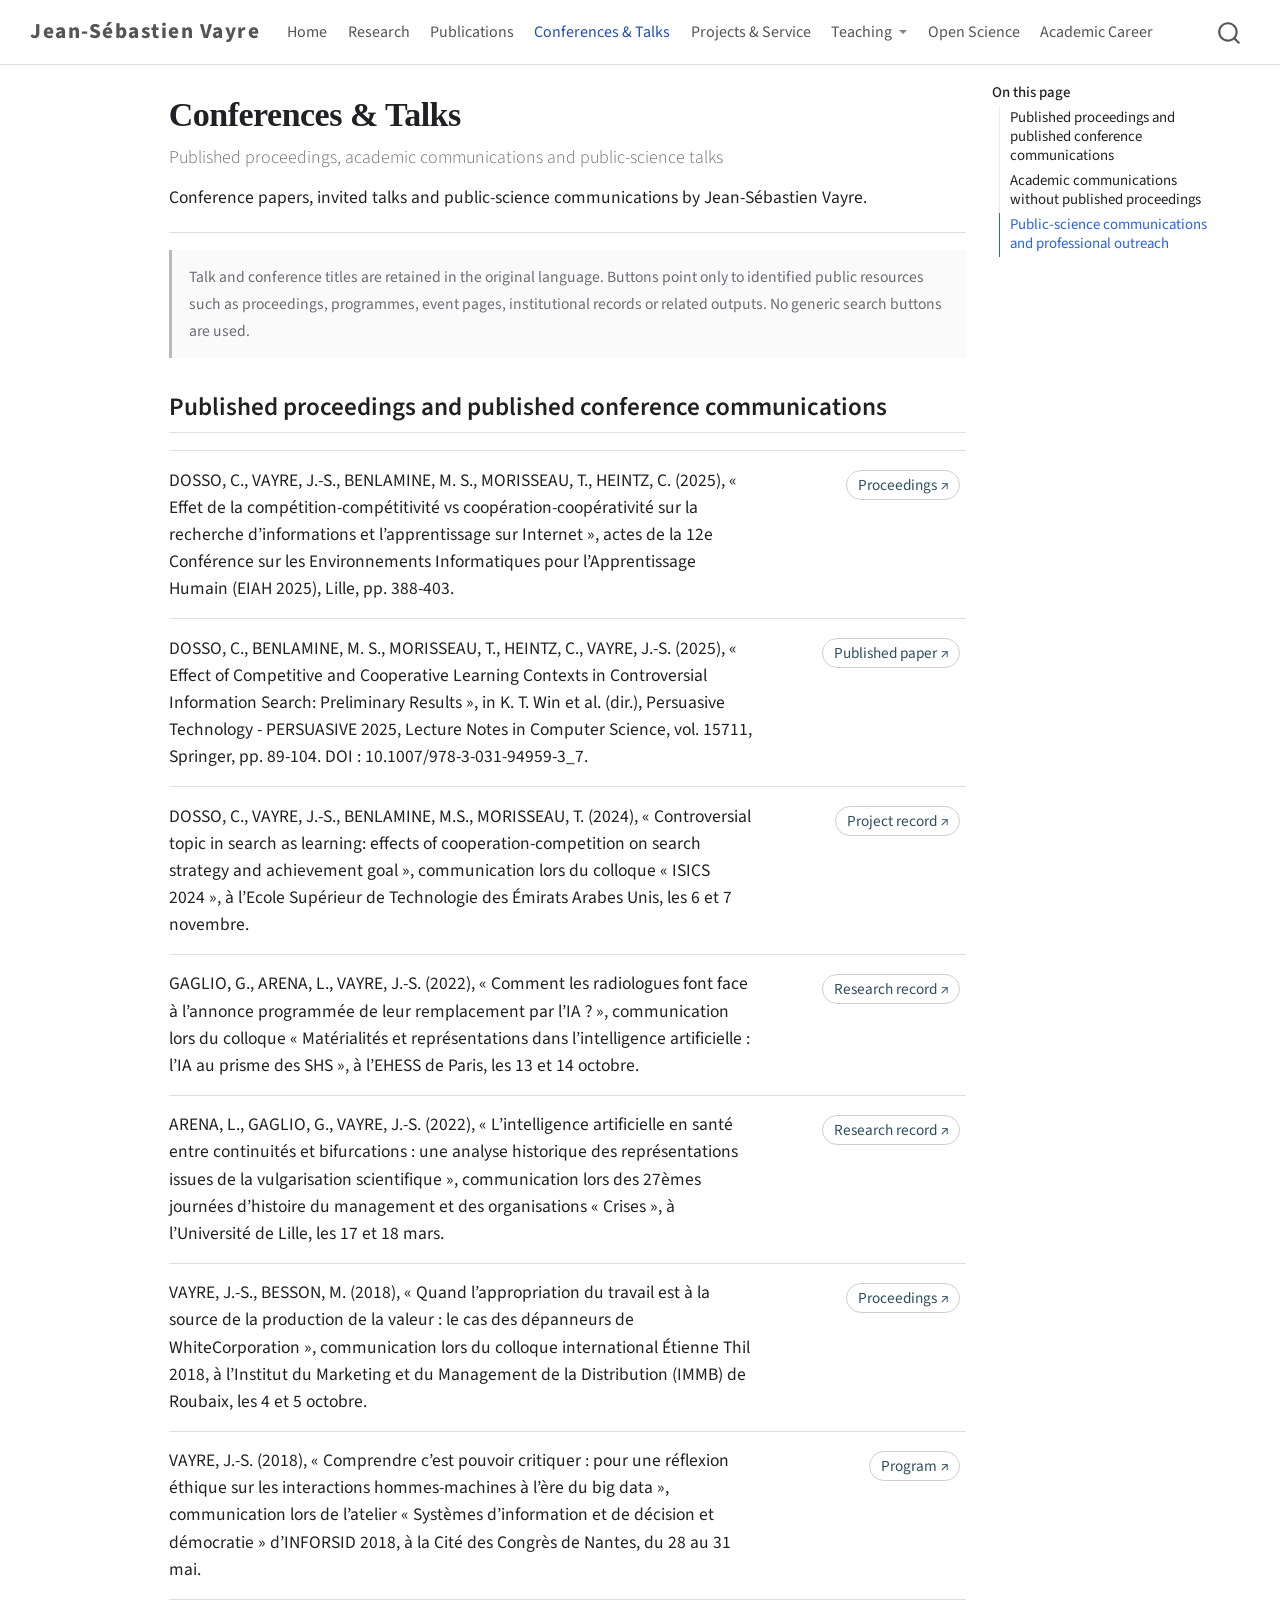
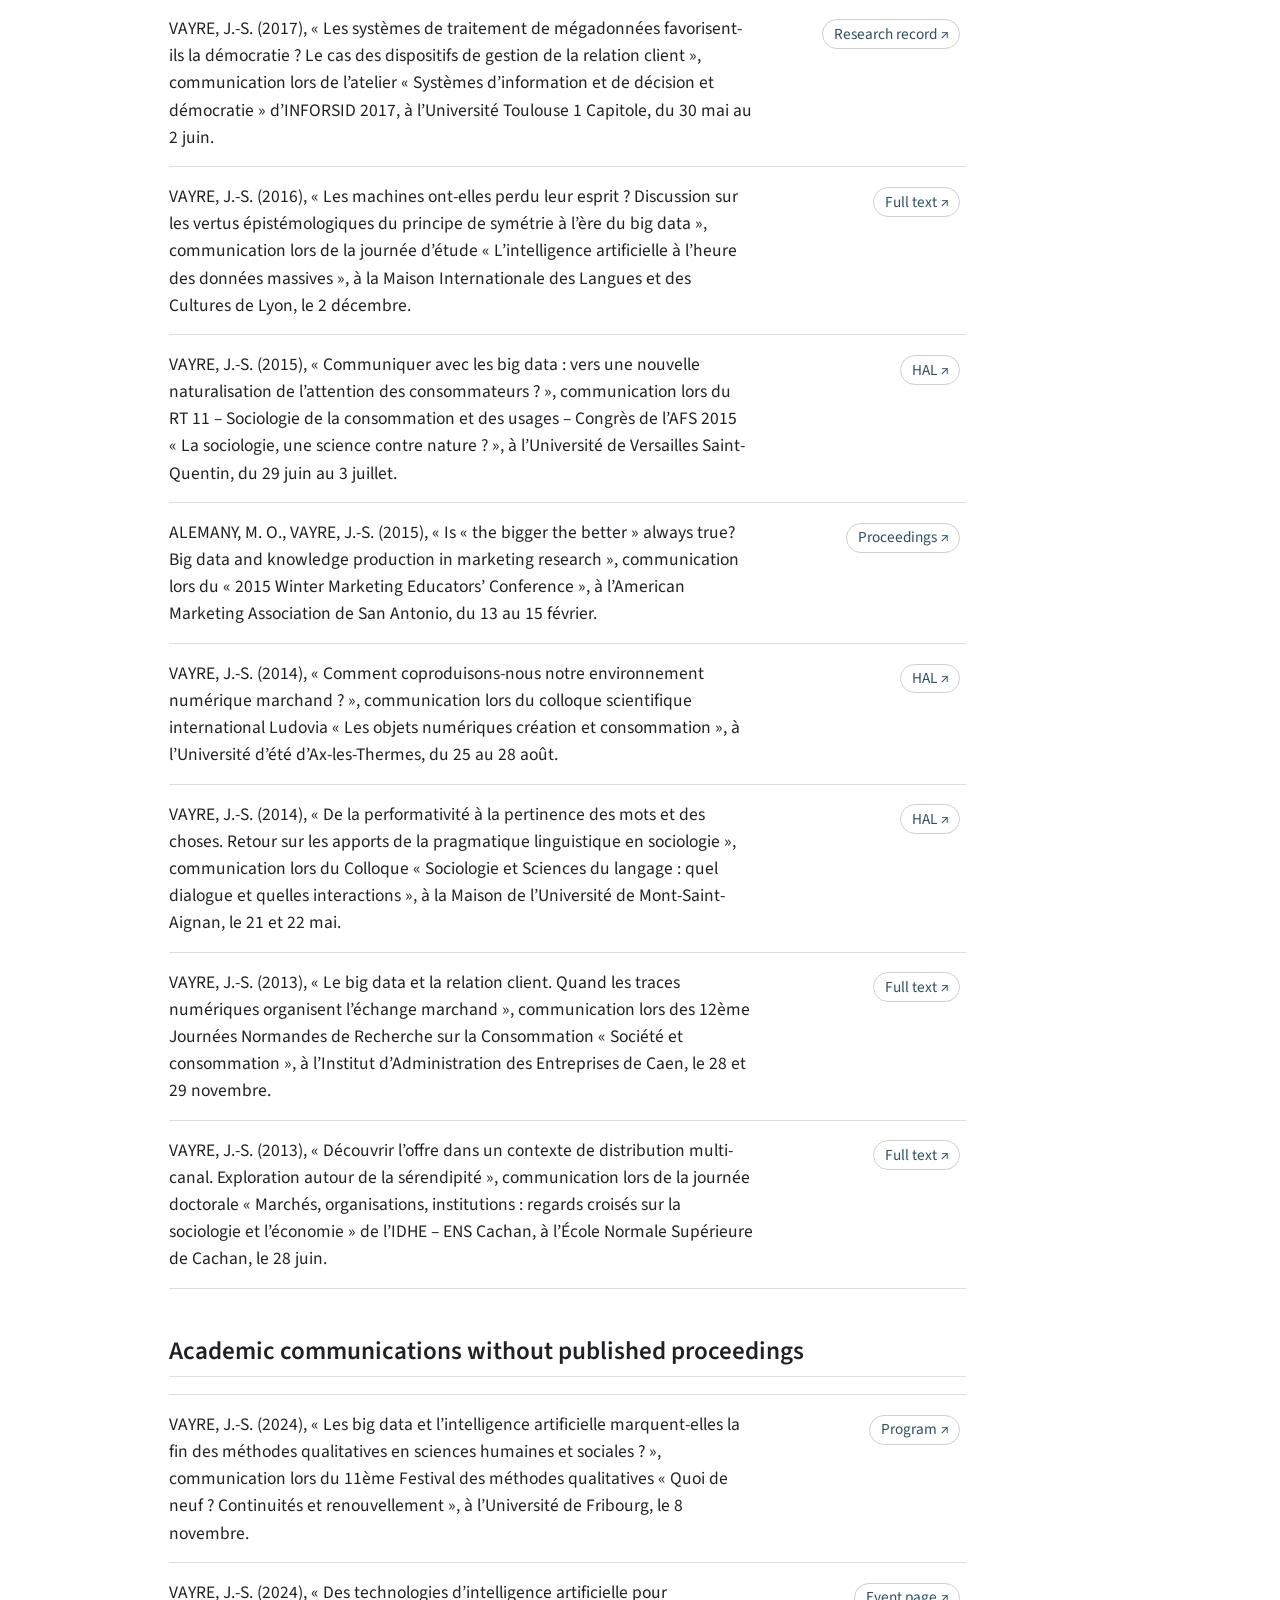
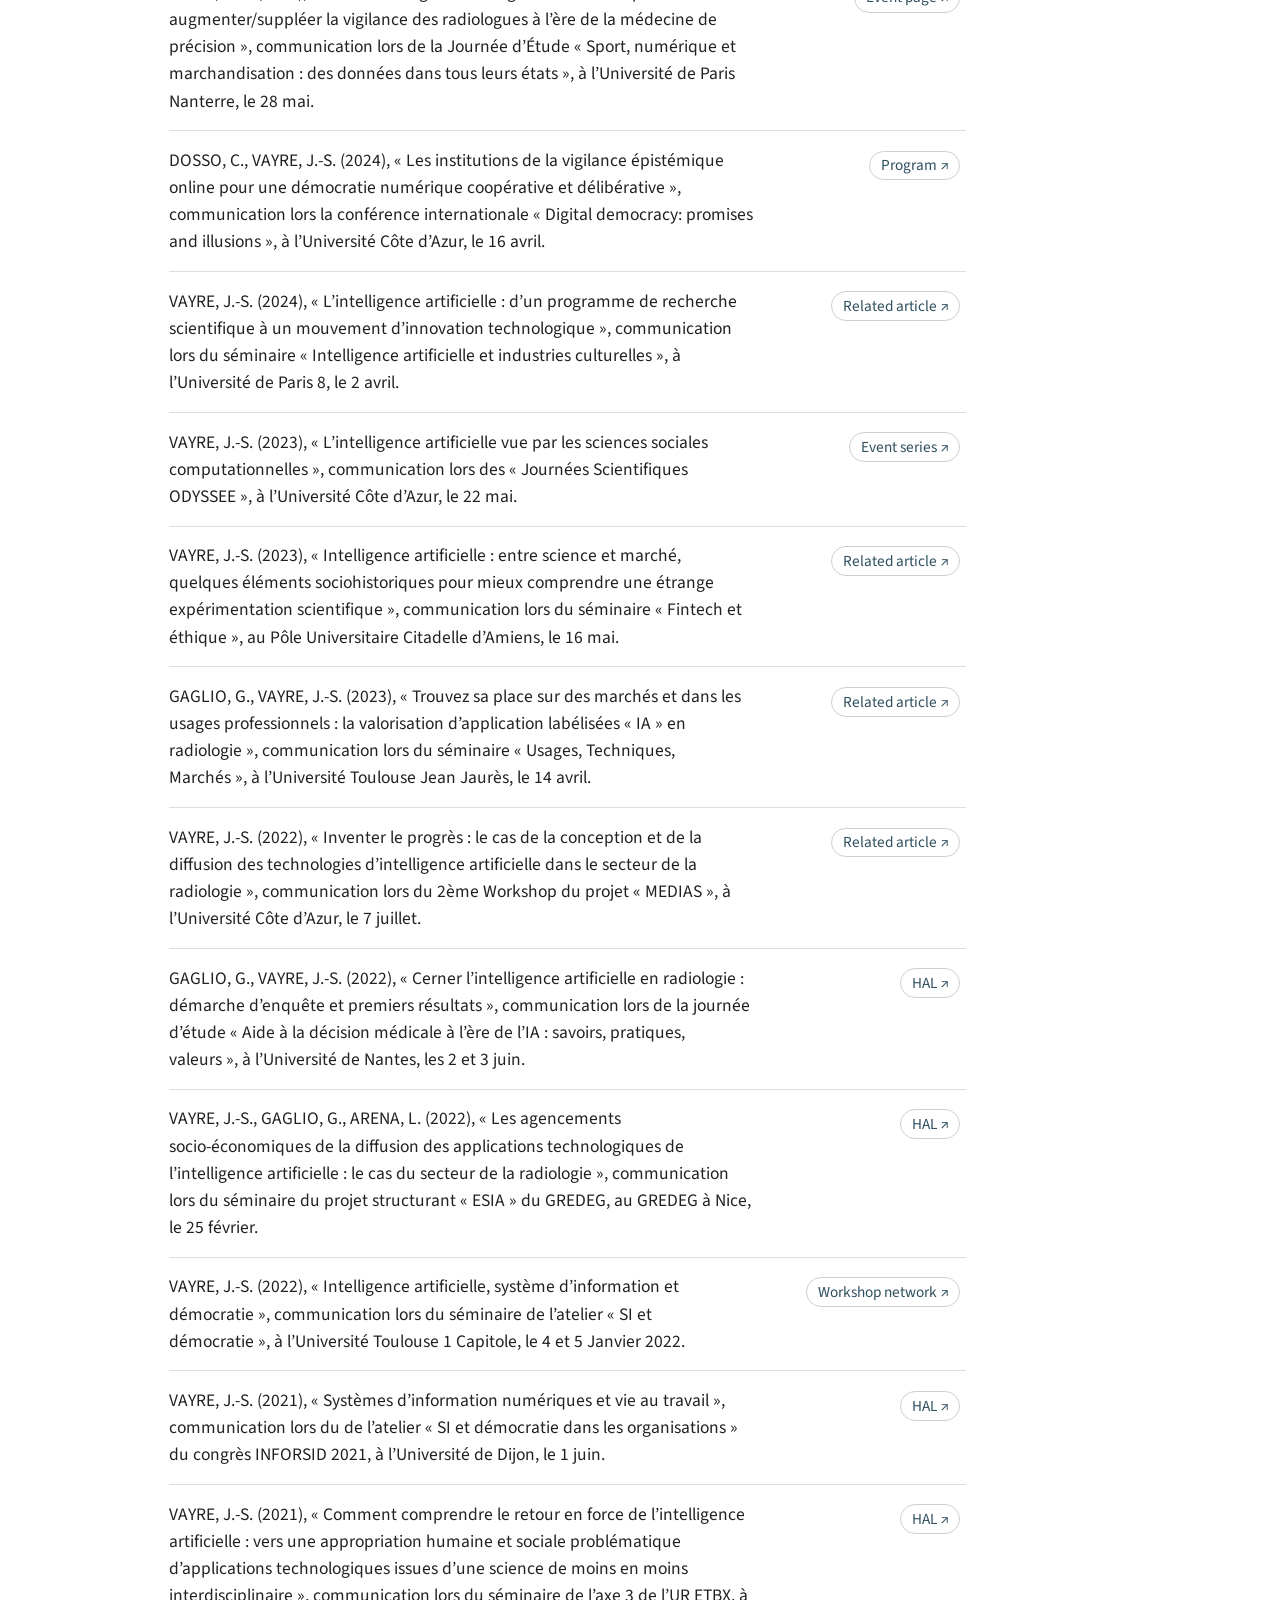
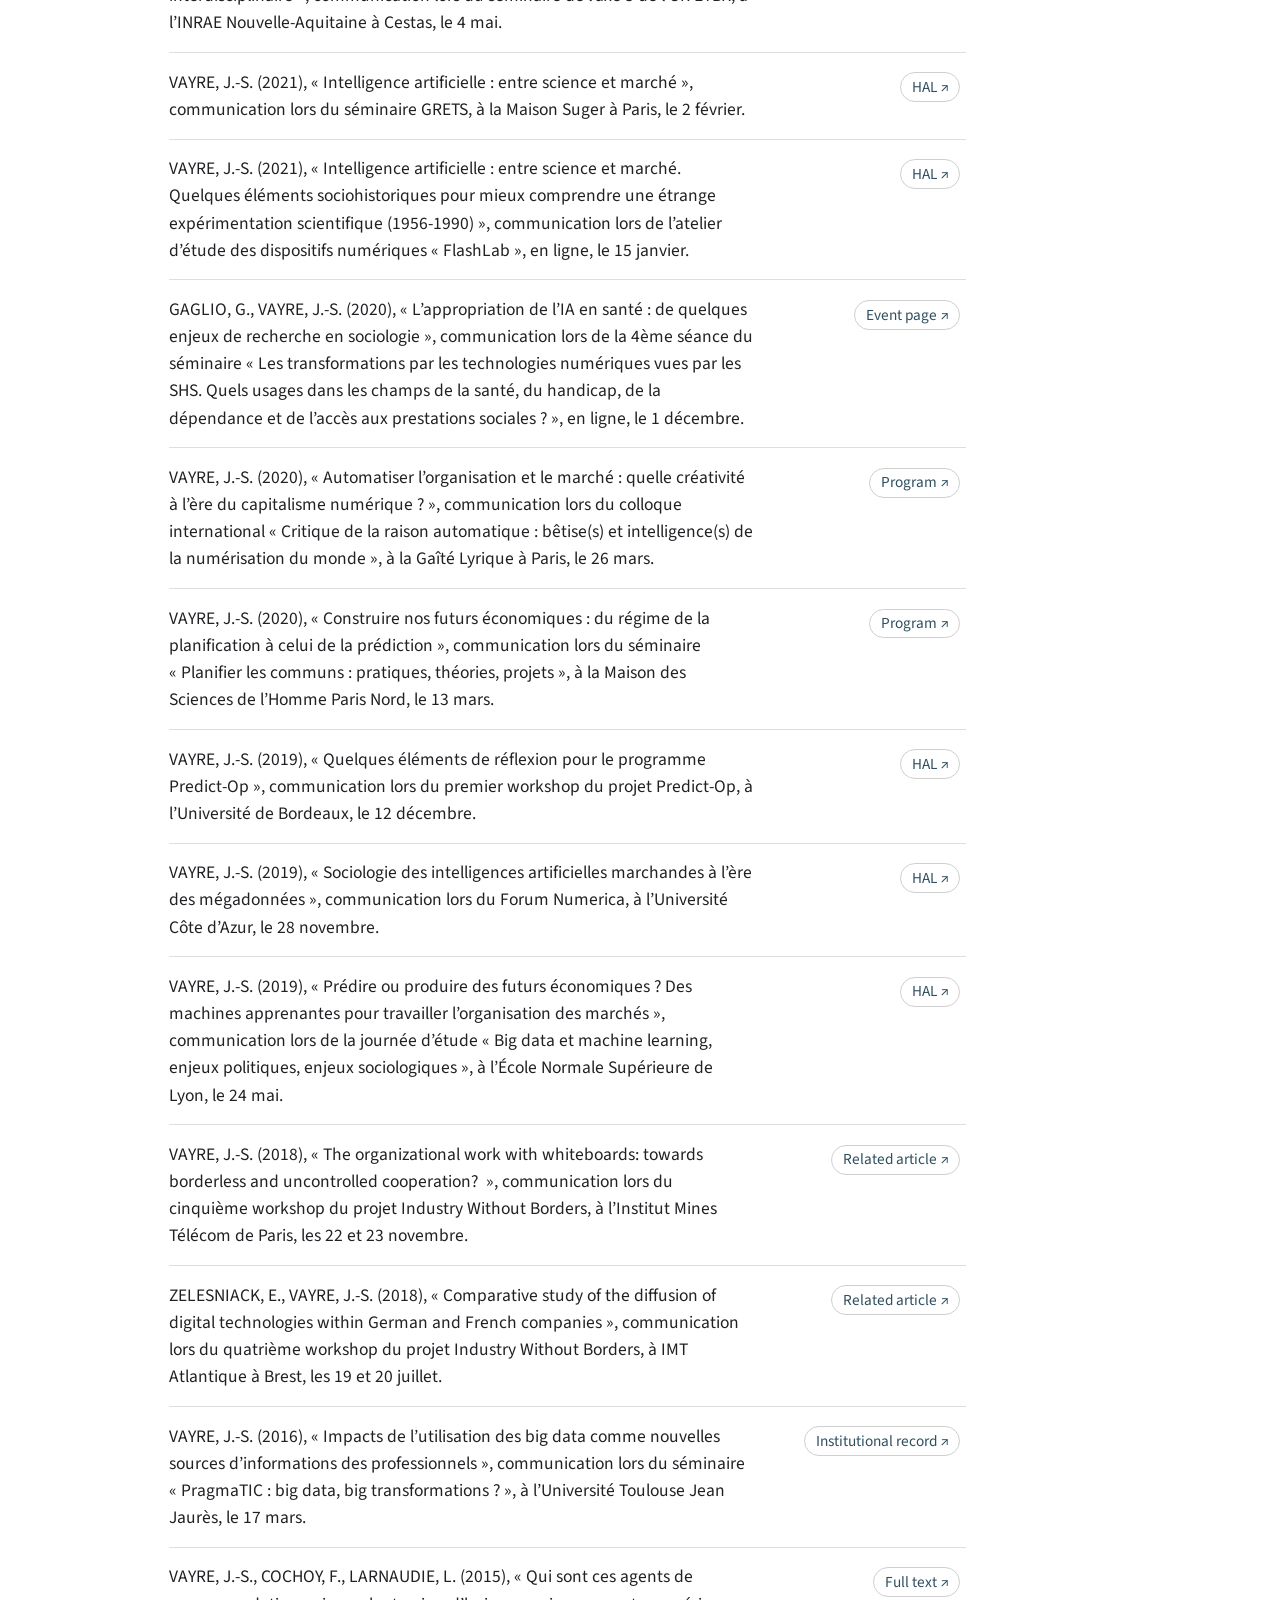
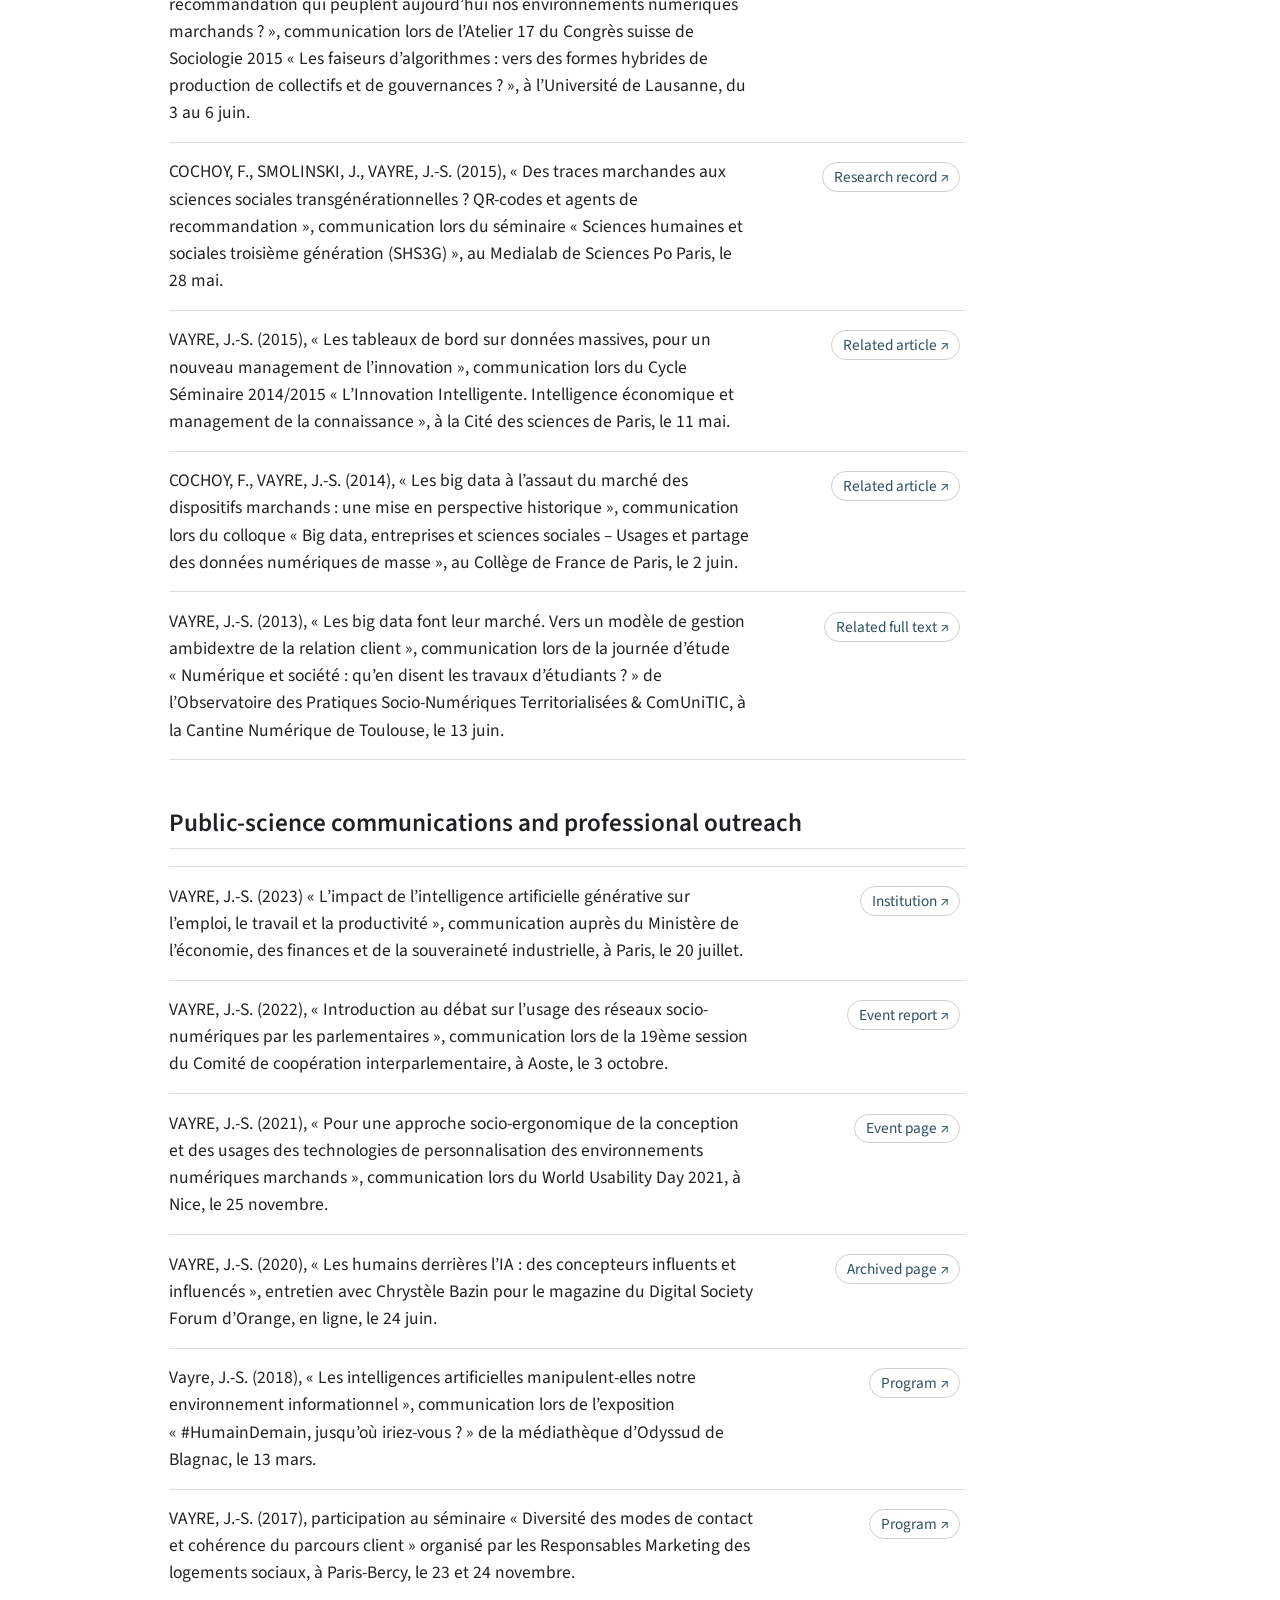
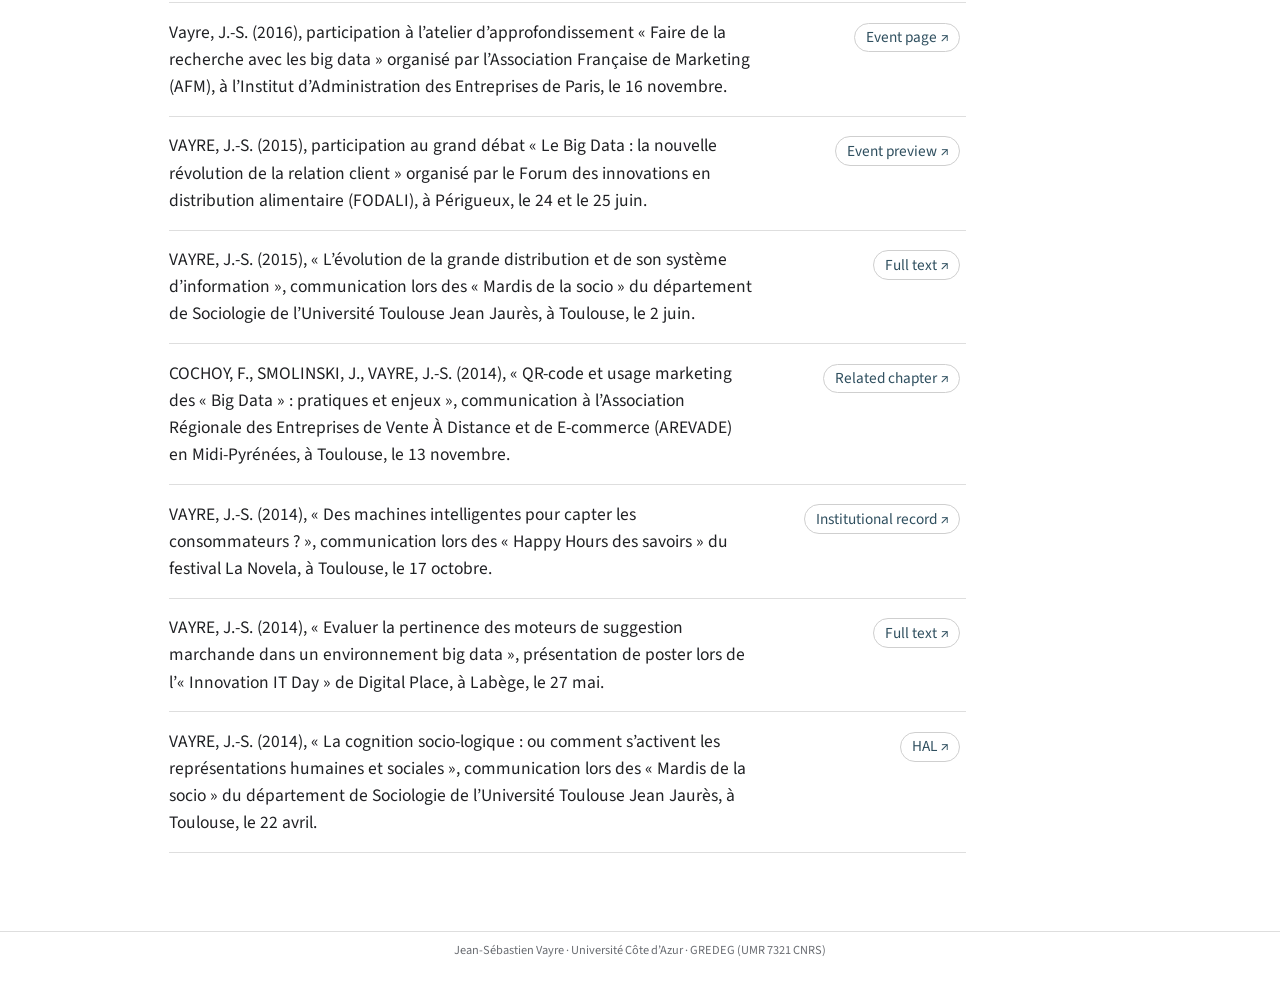
<file: conferences.html>
<!DOCTYPE html>
<html xmlns="http://www.w3.org/1999/xhtml" lang="en" xml:lang="en"><head>

<meta charset="utf-8">
<meta name="generator" content="quarto-1.10.18">

<meta name="viewport" content="width=device-width, initial-scale=1.0, user-scalable=yes">

<meta name="description" content="Conference papers, invited talks and public-science communications by Jean-Sébastien Vayre.">

<title>Conferences &amp; Talks – Jean-Sébastien Vayre</title>
<style>
/* Default styles provided by pandoc.
** See https://pandoc.org/MANUAL.html#variables-for-html for config info.
*/
span.smallcaps{font-variant: small-caps;}
div.columns{display: flex; gap: 1.5em;}
div.column{flex: auto;}
@media screen {
div.columns{gap: min(4vw, 1.5em);}
div.column{overflow-x: auto;}
}
div.hanging-indent{margin-left: 1.5em; text-indent: -1.5em;}
ul.task-list{list-style: none;}
ul.task-list li input[type="checkbox"] {
  width: 0.8em;
  margin: 0 0.8em 0.2em -1em; /* quarto-specific, see https://github.com/quarto-dev/quarto-cli/issues/4556 */ 
  vertical-align: middle;
}
</style>


<script src="site_libs/quarto-nav/quarto-nav.js"></script>
<script src="site_libs/clipboard/clipboard.min.js"></script>
<script src="site_libs/quarto-search/autocomplete.umd.js"></script>
<script src="site_libs/quarto-search/fuse.min.js"></script>
<script src="site_libs/quarto-search/quarto-search.js"></script>
<meta name="quarto:offset" content="./">
<script src="site_libs/quarto-html/quarto.js" type="module"></script>
<script src="site_libs/quarto-html/tabsets/tabsets.js" type="module"></script>
<script src="site_libs/quarto-html/popper.min.js"></script>
<script src="site_libs/quarto-html/tippy.umd.min.js"></script>
<script src="site_libs/quarto-html/anchor.min.js"></script>
<link href="site_libs/quarto-html/tippy.css" rel="stylesheet">
<link href="site_libs/quarto-html/quarto-syntax-highlighting-64a204ab8560d761af7679ceaba22944.css" rel="stylesheet" id="quarto-text-highlighting-styles">
<script src="site_libs/bootstrap/bootstrap.min.js"></script>
<link href="site_libs/bootstrap/bootstrap-icons.css" rel="stylesheet">
<link href="site_libs/bootstrap/bootstrap-172ba59bd5e0b52282274ba0c0cc16fc.min.css" rel="stylesheet" append-hash="true" id="quarto-bootstrap" data-mode="light">
<script id="quarto-search-options" type="application/json">{
  "location": "navbar",
  "copy-button": false,
  "collapse-after": 3,
  "panel-placement": "end",
  "type": "overlay",
  "limit": 50,
  "keyboard-shortcut": [
    "f",
    "/",
    "s"
  ],
  "show-item-context": false,
  "language": {
    "search-no-results-text": "No results",
    "search-matching-documents-text": "matching documents",
    "search-copy-link-title": "Copy link to search",
    "search-hide-matches-text": "Hide additional matches",
    "search-more-match-text": "more match in this document",
    "search-more-matches-text": "more matches in this document",
    "search-clear-button-title": "Clear",
    "search-text-placeholder": "",
    "search-detached-cancel-button-title": "Cancel",
    "search-submit-button-title": "Submit",
    "search-label": "Search"
  }
}</script>
<style>html{ scroll-behavior: smooth; }</style>
<meta name="robots" content="index, follow, max-snippet:-1, max-image-preview:large">
<meta name="googlebot" content="index, follow, max-snippet:-1, max-image-preview:large">
<script type="application/ld+json">
{
  "@context": "https://schema.org",
  "@graph": [
    {
      "@type": "WebSite",
      "@id": "https://jeansebastienvayre-prog.github.io/#website",
      "url": "https://jeansebastienvayre-prog.github.io/",
      "name": "Jean-Sébastien Vayre",
      "alternateName": ["Jean Sebastien Vayre", "Jean-Sebastien Vayre"],
      "inLanguage": "en"
    },
    {
      "@type": "Person",
      "@id": "https://jeansebastienvayre-prog.github.io/#person",
      "name": "Jean-Sébastien Vayre",
      "alternateName": ["Jean Sebastien Vayre", "Jean-Sebastien Vayre"],
      "url": "https://jeansebastienvayre-prog.github.io/",
      "jobTitle": "Associate Professor of Sociology",
      "affiliation": [
        {
          "@type": "Organization",
          "name": "Université Côte d’Azur",
          "url": "https://univ-cotedazur.fr/"
        },
        {
          "@type": "Organization",
          "name": "GREDEG (UMR 7321 CNRS)",
          "url": "https://gredeg.univ-cotedazur.fr/"
        }
      ],
      "sameAs": [
        "https://univ-cotedazur.fr/jean-sebastien-vayre",
        "https://www.researchgate.net/profile/Jean-Sebastien-Vayre",
        "https://fr.linkedin.com/in/jean-sebastien-vayre-30b54514a",
        "https://jeansebastienvayre-prog.github.io/movici/"
      ],
      "knowsAbout": [
        "Sociology",
        "Artificial intelligence",
        "Digital technologies",
        "Information search",
        "Learning",
        "Epistemic vigilance",
        "Computational social science",
        "Agent-based modelling"
      ]
    }
  ]
}
</script>


<link rel="stylesheet" href="styles.css">
</head>

<body class="nav-fixed quarto-light">

<div id="quarto-search-results"></div>
  <header id="quarto-header" class="headroom fixed-top">
    <nav class="navbar navbar-expand-lg " data-bs-theme="dark">
      <div class="navbar-container container-fluid">
      <div class="navbar-brand-container mx-auto">
    <a class="navbar-brand" href="./index.html">
    <span class="navbar-title">Jean-Sébastien Vayre</span>
    </a>
  </div>
            <div id="quarto-search" class="" title="Search"></div>
          <button class="navbar-toggler" type="button" data-bs-toggle="collapse" data-bs-target="#navbarCollapse" aria-controls="navbarCollapse" role="menu" aria-expanded="false" aria-label="Toggle navigation" onclick="if (window.quartoToggleHeadroom) { window.quartoToggleHeadroom(); }">
  <span class="navbar-toggler-icon"></span>
</button>
          <div class="collapse navbar-collapse" id="navbarCollapse">
            <ul class="navbar-nav navbar-nav-scroll me-auto">
  <li class="nav-item">
    <a class="nav-link" href="./index.html"> 
<span class="menu-text">Home</span></a>
  </li>  
  <li class="nav-item">
    <a class="nav-link" href="./research.html"> 
<span class="menu-text">Research</span></a>
  </li>  
  <li class="nav-item">
    <a class="nav-link" href="./publications.html"> 
<span class="menu-text">Publications</span></a>
  </li>  
  <li class="nav-item">
    <a class="nav-link active" href="./conferences.html" aria-current="page"> 
<span class="menu-text">Conferences &amp; Talks</span></a>
  </li>  
  <li class="nav-item">
    <a class="nav-link" href="./projects-service.html"> 
<span class="menu-text">Projects &amp; Service</span></a>
  </li>  
  <li class="nav-item dropdown ">
    <a class="nav-link dropdown-toggle" href="#" id="nav-menu-teaching" role="link" data-bs-toggle="dropdown" aria-expanded="false">
 <span class="menu-text">Teaching</span>
    </a>
    <ul class="dropdown-menu" aria-labelledby="nav-menu-teaching">    
        <li>
    <a class="dropdown-item" href="./teaching.html">
 <span class="dropdown-text">Teaching Record</span></a>
  </li>  
        <li>
    <a class="dropdown-item" href="./supervision.html">
 <span class="dropdown-text">Supervision &amp; Assessment</span></a>
  </li>  
    </ul>
  </li>
  <li class="nav-item">
    <a class="nav-link" href="./open-science.html"> 
<span class="menu-text">Open Science</span></a>
  </li>  
  <li class="nav-item">
    <a class="nav-link" href="./career.html"> 
<span class="menu-text">Academic Career</span></a>
  </li>  
</ul>
          </div> <!-- /navcollapse -->
            <div class="quarto-navbar-tools">
</div>
      </div> <!-- /container-fluid -->
    </nav>
</header>
<!-- content -->
<div id="quarto-content" class="quarto-container page-columns page-rows-contents page-layout-article page-navbar">
<!-- sidebar -->
<!-- margin-sidebar -->
    <div id="quarto-margin-sidebar" class="sidebar margin-sidebar">
        <nav id="TOC" role="doc-toc" class="toc-active">
    <h2 id="toc-title">On this page</h2>
   
  <ul>
  <li><a href="#published-proceedings-and-published-conference-communications" id="toc-published-proceedings-and-published-conference-communications" class="nav-link active" data-scroll-target="#published-proceedings-and-published-conference-communications">Published proceedings and published conference communications</a></li>
  <li><a href="#academic-communications-without-published-proceedings" id="toc-academic-communications-without-published-proceedings" class="nav-link" data-scroll-target="#academic-communications-without-published-proceedings">Academic communications without published proceedings</a></li>
  <li><a href="#public-science-communications-and-professional-outreach" id="toc-public-science-communications-and-professional-outreach" class="nav-link" data-scroll-target="#public-science-communications-and-professional-outreach">Public-science communications and professional outreach</a></li>
  </ul>
</nav>
    </div>
<!-- main -->
<main class="content" id="quarto-document-content">

<header id="title-block-header" class="quarto-title-block default">
<div class="quarto-title">
<h1 class="title">Conferences &amp; Talks</h1>
<p class="subtitle lead">Published proceedings, academic communications and public-science talks</p>
</div>

<div>
  <div class="description">
    Conference papers, invited talks and public-science communications by Jean-Sébastien Vayre.
  </div>
</div>


<div class="quarto-title-meta">

    
  
    
  </div>
  


</header>


<div class="note-original">
Talk and conference titles are retained in the original language. Buttons point only to identified public resources such as proceedings, programmes, event pages, institutional records or related outputs. No generic search buttons are used.
</div>
<section id="published-proceedings-and-published-conference-communications" class="level2">
<h2 class="anchored" data-anchor-id="published-proceedings-and-published-conference-communications">Published proceedings and published conference communications</h2>
<div class="record">
<div class="record-text">
DOSSO, C., VAYRE, J.-S., BENLAMINE, M. S., MORISSEAU, T., HEINTZ, C. (2025), « Effet de la compétition-compétitivité vs coopération-coopérativité sur la recherche d’informations et l’apprentissage sur Internet », actes de la 12e Conférence sur les Environnements Informatiques pour l’Apprentissage Humain (EIAH 2025), Lille, pp.&nbsp;388-403.
</div>
<a class="resource-link record-access" href="https://access.archive-ouverte.unige.ch/access/metadata/e3b577ee-b896-4fd1-812b-060190cb4e16/download" target="_blank" rel="noopener">Proceedings ↗</a>
</div>
<div class="record">
<div class="record-text">
DOSSO, C., BENLAMINE, M. S., MORISSEAU, T., HEINTZ, C., VAYRE, J.-S. (2025), « Effect of Competitive and Cooperative Learning Contexts in Controversial Information Search: Preliminary Results », in K. T. Win et al.&nbsp;(dir.), Persuasive Technology - PERSUASIVE 2025, Lecture Notes in Computer Science, vol.&nbsp;15711, Springer, pp.&nbsp;89-104. DOI : 10.1007/978-3-031-94959-3_7.
</div>
<a class="resource-link record-access" href="https://doi.org/10.1007/978-3-031-94959-3_7" target="_blank" rel="noopener">Published paper ↗</a>
</div>
<div class="record">
<div class="record-text">
DOSSO, C., VAYRE, J.-S., BENLAMINE, M.S., MORISSEAU, T. (2024), «&nbsp;Controversial topic in search as learning: effects of cooperation-competition on search strategy and achievement goal&nbsp;», communication lors du colloque «&nbsp;ISICS 2024&nbsp;», à l’Ecole Supérieur de Technologie des Émirats Arabes Unis, les 6 et 7 novembre.
</div>
<a class="resource-link record-access" href="https://ds4h.univ-cotedazur.eu/research-and-labs/funded-projects-and-calls/project-movici" target="_blank" rel="noopener">Project record ↗</a>
</div>
<div class="record">
<div class="record-text">
GAGLIO, G., ARENA, L., VAYRE, J.-S. (2022), «&nbsp;Comment les radiologues font face à l’annonce programmée de leur remplacement par l’IA&nbsp;?&nbsp;», communication lors du colloque «&nbsp;Matérialités et représentations dans l’intelligence artificielle&nbsp;: l’IA au prisme des SHS&nbsp;», à l’EHESS de Paris, les 13 et 14 octobre.
</div>
<a class="resource-link record-access" href="https://www.researchgate.net/publication/366393307_Comment_les_radiologues_ont-ils_fait_face_a_l%27annonce_programmee_de_leur_remplacement_par_l%27intelligence_artificielle" target="_blank" rel="noopener">Research record ↗</a>
</div>
<div class="record">
<div class="record-text">
ARENA, L., GAGLIO, G., VAYRE, J.-S. (2022), «&nbsp;L’intelligence artificielle en santé entre continuités et bifurcations&nbsp;: une analyse historique des représentations issues de la vulgarisation scientifique&nbsp;», communication lors des 27èmes journées d’histoire du management et des organisations «&nbsp;Crises&nbsp;», à l’Université de Lille, les 17 et 18 mars.
</div>
<a class="resource-link record-access" href="https://www.researchgate.net/publication/359337870_L%27intelligence_artificielle_en_sante_entre_continuites_et_bifurcations_Une_analyse_historique_des_representations_issues_de_la_vulgarisation_scientifique_1981-2021" target="_blank" rel="noopener">Research record ↗</a>
</div>
<div class="record">
<div class="record-text">
VAYRE, J.-S., BESSON, M. (2018), «&nbsp;Quand l’appropriation du travail est à la source de la production de la valeur&nbsp;: le cas des dépanneurs de WhiteCorporation&nbsp;», communication lors du colloque international Étienne Thil 2018, à l’Institut du Marketing et du Management de la Distribution (IMMB) de Roubaix, les 4 et 5 octobre.
</div>
<a class="resource-link record-access" href="https://www.association-etienne-thil.com/wp-content/uploads/2018/09/Compilation-des-r%C3%A9sum%C3%A9s-Thil-2018.pdf" target="_blank" rel="noopener">Proceedings ↗</a>
</div>
<div class="record">
<div class="record-text">
VAYRE, J.-S. (2018), «&nbsp;Comprendre c’est pouvoir critiquer&nbsp;: pour une réflexion éthique sur les interactions hommes-machines à l’ère du big data&nbsp;», communication lors de l’atelier «&nbsp;Systèmes d’information et de décision et démocratie&nbsp;» d’INFORSID 2018, à la Cité des Congrès de Nantes, du 28 au 31 mai.
</div>
<a class="resource-link record-access" href="https://inforsid.fr/Nantes2018/docs/Prog_SI_et_Democratie%20_INFORSID_2018.pdf" target="_blank" rel="noopener">Program ↗</a>
</div>
<div class="record">
<div class="record-text">
VAYRE, J.-S. (2017), «&nbsp;Les systèmes de traitement de mégadonnées favorisent-ils la démocratie&nbsp;? Le cas des dispositifs de gestion de la relation client&nbsp;», communication lors de l’atelier «&nbsp;Systèmes d’information et de décision et démocratie&nbsp;» d’INFORSID 2017, à l’Université Toulouse 1 Capitole, du 30 mai au 2 juin.
</div>
<a class="resource-link record-access" href="https://www.researchgate.net/publication/317339531_Les_systemes_de_traitement_de_megadonnees_favorisent-ils_la_democratie_Le_cas_des_dispositifs_de_gestion_de_la_relation_client" target="_blank" rel="noopener">Research record ↗</a>
</div>
<div class="record">
<div class="record-text">
VAYRE, J.-S. (2016), «&nbsp;Les machines ont-elles perdu leur esprit&nbsp;? Discussion sur les vertus épistémologiques du principe de symétrie à l’ère du big data&nbsp;», communication lors de la journée d’étude «&nbsp;L’intelligence artificielle à l’heure des données massives&nbsp;», à la Maison Internationale des Langues et des Cultures de Lyon, le 2 décembre.
</div>
<a class="resource-link record-access" href="https://www.researchgate.net/publication/314068865_Les_machines_ont-elles_perdu_leur_esprit_Discussion_sur_les_vertus_epistemologiques_du_principe_de_symetrie_a_l%27ere_du_big_data" target="_blank" rel="noopener">Full text ↗</a>
</div>
<div class="record">
<div class="record-text">
VAYRE, J.-S. (2015), «&nbsp;Communiquer avec les big data&nbsp;: vers une nouvelle naturalisation de l’attention des consommateurs&nbsp;?&nbsp;», communication lors du RT 11 – Sociologie de la consommation et des usages – Congrès de l’AFS 2015 «&nbsp;La sociologie, une science contre nature&nbsp;?&nbsp;», à l’Université de Versailles Saint-Quentin, du 29 juin au 3 juillet.
</div>
<a class="resource-link record-access" href="https://hal.science/hal-01227396/document" target="_blank" rel="noopener">HAL ↗</a>
</div>
<div class="record">
<div class="record-text">
ALEMANY, M. O., VAYRE, J.-S. (2015), «&nbsp;Is «&nbsp;the bigger the better&nbsp;» always true? Big data and knowledge production in marketing research&nbsp;», communication lors du «&nbsp;2015 Winter Marketing Educators’ Conference&nbsp;», à l’American Marketing Association de San Antonio, du 13 au 15 février.
</div>
<a class="resource-link record-access" href="https://www.proceedings.com/content/026/026426webtoc.pdf" target="_blank" rel="noopener">Proceedings ↗</a>
</div>
<div class="record">
<div class="record-text">
VAYRE, J.-S. (2014), «&nbsp;Comment coproduisons-nous notre environnement numérique marchand&nbsp;?&nbsp;», communication lors du colloque scientifique international Ludovia «&nbsp;Les objets numériques création et consommation&nbsp;», à l’Université d’été d’Ax-les-Thermes, du 25 au 28 août.
</div>
<a class="resource-link record-access" href="https://hal.science/hal-01056152/document" target="_blank" rel="noopener">HAL ↗</a>
</div>
<div class="record">
<div class="record-text">
VAYRE, J.-S. (2014), «&nbsp;De la performativité à la pertinence des mots et des choses. Retour sur les apports de la pragmatique linguistique en sociologie&nbsp;», communication lors du Colloque «&nbsp;Sociologie et Sciences du langage&nbsp;: quel dialogue et quelles interactions&nbsp;», à la Maison de l’Université de Mont-Saint-Aignan, le 21 et 22 mai.
</div>
<a class="resource-link record-access" href="https://hal.science/hal-00979125/document" target="_blank" rel="noopener">HAL ↗</a>
</div>
<div class="record">
<div class="record-text">
VAYRE, J.-S. (2013), «&nbsp;Le big data et la relation client. Quand les traces numériques organisent l’échange marchand&nbsp;», communication lors des 12ème Journées Normandes de Recherche sur la Consommation «&nbsp;Société et consommation&nbsp;», à l’Institut d’Administration des Entreprises de Caen, le 28 et 29 novembre.
</div>
<a class="resource-link record-access" href="https://www.researchgate.net/publication/271766651_Le_big_data_et_la_relation_client_Quand_les_traces_numeriques_organisent_l%27echange_marchand" target="_blank" rel="noopener">Full text ↗</a>
</div>
<div class="record">
<div class="record-text">
VAYRE, J.-S. (2013), «&nbsp;Découvrir l’offre dans un contexte de distribution multi-canal. Exploration autour de la sérendipité&nbsp;», communication lors de la journée doctorale «&nbsp;Marchés, organisations, institutions&nbsp;: regards croisés sur la sociologie et l’économie&nbsp;» de l’IDHE – ENS Cachan, à l’École Normale Supérieure de Cachan, le 28 juin.
</div>
<a class="resource-link record-access" href="https://www.researchgate.net/publication/271767127_Decouvrir_l%27offre_dans_un_contexte_de_distribution_multi-canal_Exploration_autour_de_la_serendipite" target="_blank" rel="noopener">Full text ↗</a>
</div>
</section>
<section id="academic-communications-without-published-proceedings" class="level2">
<h2 class="anchored" data-anchor-id="academic-communications-without-published-proceedings">Academic communications without published proceedings</h2>
<div class="record">
<div class="record-text">
VAYRE, J.-S. (2024), «&nbsp;Les big data et l’intelligence artificielle marquent-elles la fin des méthodes qualitatives en sciences humaines et sociales&nbsp;?&nbsp;», communication lors du 11ème Festival des méthodes qualitatives «&nbsp;Quoi de neuf&nbsp;? Continuités et renouvellement&nbsp;», à l’Université de Fribourg, le 8 novembre.
</div>
<a class="resource-link record-access" href="https://www.sgs-sss.ch/wp-content/uploads/2024/05/ProgrammeFestival2024-Fribourg.pdf" target="_blank" rel="noopener">Program ↗</a>
</div>
<div class="record">
<div class="record-text">
VAYRE, J.-S. (2024), «&nbsp;Des technologies d’intelligence artificielle pour augmenter/suppléer la vigilance des radiologues à l’ère de la médecine de précision&nbsp;», communication lors de la Journée d’Étude «&nbsp;Sport, numérique et marchandisation&nbsp;: des données dans tous leurs états&nbsp;», à l’Université de Paris Nanterre, le 28 mai.
</div>
<a class="resource-link record-access" href="https://idhes.parisnanterre.fr/manifestations-scientifiques/journees-detudes/programme-journee-detudes-sport-numerique-et-marchandisation-28-mai-2024" target="_blank" rel="noopener">Event page ↗</a>
</div>
<div class="record">
<div class="record-text">
DOSSO, C., VAYRE, J.-S. (2024), «&nbsp;Les institutions de la vigilance épistémique online pour une démocratie numérique coopérative et délibérative&nbsp;», communication lors la conférence internationale «&nbsp;Digital democracy: promises and illusions&nbsp;», à l’Université Côte d’Azur, le 16 avril.
</div>
<a class="resource-link record-access" href="https://calenda.org/1156090?file=1" target="_blank" rel="noopener">Program ↗</a>
</div>
<div class="record">
<div class="record-text">
VAYRE, J.-S. (2024), «&nbsp;L’intelligence artificielle&nbsp;: d’un programme de recherche scientifique à un mouvement d’innovation technologique&nbsp;», communication lors du séminaire «&nbsp;Intelligence artificielle et industries culturelles&nbsp;», à l’Université de Paris 8, le 2 avril.
</div>
<a class="resource-link record-access" href="https://doi.org/10.3917/geco1.145.0055" target="_blank" rel="noopener">Related article ↗</a>
</div>
<div class="record">
<div class="record-text">
VAYRE, J.-S. (2023), «&nbsp;L’intelligence artificielle vue par les sciences sociales computationnelles&nbsp;», communication lors des «&nbsp;Journées Scientifiques ODYSSEE&nbsp;», à l’Université Côte d’Azur, le 22 mai.
</div>
<a class="resource-link record-access" href="https://odyssee.univ-cotedazur.fr/a-propos-de-l-eur/ambition-et-vision-strategique-1" target="_blank" rel="noopener">Event series ↗</a>
</div>
<div class="record">
<div class="record-text">
VAYRE, J.-S. (2023), «&nbsp;Intelligence artificielle&nbsp;: entre science et marché, quelques éléments sociohistoriques pour mieux comprendre une étrange expérimentation scientifique&nbsp;», communication lors du séminaire «&nbsp;Fintech et éthique&nbsp;», au Pôle Universitaire Citadelle d’Amiens, le 16 mai.
</div>
<a class="resource-link record-access" href="https://doi.org/10.3917/geco1.145.0055" target="_blank" rel="noopener">Related article ↗</a>
</div>
<div class="record">
<div class="record-text">
GAGLIO, G., VAYRE, J.-S. (2023), «&nbsp;Trouvez sa place sur des marchés et dans les usages professionnels&nbsp;: la valorisation d’application labélisées «&nbsp;IA&nbsp;» en radiologie&nbsp;», communication lors du séminaire «&nbsp;Usages, Techniques, Marchés&nbsp;», à l’Université Toulouse Jean Jaurès, le 14 avril.
</div>
<a class="resource-link record-access" href="https://doi.org/10.3917/res.248.0033" target="_blank" rel="noopener">Related article ↗</a>
</div>
<div class="record">
<div class="record-text">
VAYRE, J.-S. (2022), «&nbsp;Inventer le progrès&nbsp;: le cas de la conception et de la diffusion des technologies d’intelligence artificielle dans le secteur de la radiologie&nbsp;», communication lors du 2ème Workshop du projet «&nbsp;MEDIAS&nbsp;», à l’Université Côte d’Azur, le 7 juillet.
</div>
<a class="resource-link record-access" href="https://doi.org/10.3917/res.248.0033" target="_blank" rel="noopener">Related article ↗</a>
</div>
<div class="record">
<div class="record-text">
GAGLIO, G., VAYRE, J.-S. (2022), «&nbsp;Cerner l’intelligence artificielle en radiologie&nbsp;: démarche d’enquête et premiers résultats&nbsp;», communication lors de la journée d’étude «&nbsp;Aide à la décision médicale à l’ère de l’IA&nbsp;: savoirs, pratiques, valeurs&nbsp;», à l’Université de Nantes, les 2 et 3 juin.
</div>
<a class="resource-link record-access" href="https://hal.science/hal-03698004" target="_blank" rel="noopener">HAL ↗</a>
</div>
<div class="record">
<div class="record-text">
VAYRE, J.-S., GAGLIO, G., ARENA, L. (2022), «&nbsp;Les agencements socio-économiques de la diffusion des applications technologiques de l’intelligence artificielle&nbsp;: le cas du secteur de la radiologie&nbsp;», communication lors du séminaire du projet structurant «&nbsp;ESIA&nbsp;» du GREDEG, au GREDEG à Nice, le 25 février.
</div>
<a class="resource-link record-access" href="https://hal.science/hal-03697987" target="_blank" rel="noopener">HAL ↗</a>
</div>
<div class="record">
<div class="record-text">
VAYRE, J.-S. (2022), «&nbsp;Intelligence artificielle, système d’information et démocratie&nbsp;», communication lors du séminaire de l’atelier «&nbsp;SI et démocratie&nbsp;», à l’Université Toulouse 1 Capitole, le 4 et 5 Janvier 2022.
</div>
<a class="resource-link record-access" href="https://www.ut-capitole.fr/accueil/recherche/atelier-systeme-dinformation-et-de-decision-et-democratie-inforsid-2017" target="_blank" rel="noopener">Workshop network ↗</a>
</div>
<div class="record">
<div class="record-text">
VAYRE, J.-S. (2021), «&nbsp;Systèmes d’information numériques et vie au travail&nbsp;», communication lors du de l’atelier «&nbsp;SI et démocratie dans les organisations&nbsp;» du congrès INFORSID 2021, à l’Université de Dijon, le 1 juin.
</div>
<a class="resource-link record-access" href="https://hal.science/halshs-03322573" target="_blank" rel="noopener">HAL ↗</a>
</div>
<div class="record">
<div class="record-text">
VAYRE, J.-S. (2021), «&nbsp;Comment comprendre le retour en force de l’intelligence artificielle&nbsp;: vers une appropriation humaine et sociale problématique d’applications technologiques issues d’une science de moins en moins interdisciplinaire&nbsp;», communication lors du séminaire de l’axe 3 de l’UR ETBX, à l’INRAE Nouvelle-Aquitaine à Cestas, le 4 mai.
</div>
<a class="resource-link record-access" href="https://hal.science/halshs-03322575" target="_blank" rel="noopener">HAL ↗</a>
</div>
<div class="record">
<div class="record-text">
VAYRE, J.-S. (2021), «&nbsp;Intelligence artificielle&nbsp;: entre science et marché&nbsp;», communication lors du séminaire GRETS, à la Maison Suger à Paris, le 2 février.
</div>
<a class="resource-link record-access" href="https://hal.science/halshs-03322578" target="_blank" rel="noopener">HAL ↗</a>
</div>
<div class="record">
<div class="record-text">
VAYRE, J.-S. (2021), «&nbsp;Intelligence artificielle&nbsp;: entre science et marché. Quelques éléments sociohistoriques pour mieux comprendre une étrange expérimentation scientifique (1956-1990)&nbsp;», communication lors de l’atelier d’étude des dispositifs numériques «&nbsp;FlashLab&nbsp;», en ligne, le 15 janvier.
</div>
<a class="resource-link record-access" href="https://hal.science/halshs-03322580" target="_blank" rel="noopener">HAL ↗</a>
</div>
<div class="record">
<div class="record-text">
GAGLIO, G., VAYRE, J.-S. (2020), «&nbsp;L’appropriation de l’IA en santé&nbsp;: de quelques enjeux de recherche en sociologie&nbsp;», communication lors de la 4ème séance du séminaire «&nbsp;Les transformations par les technologies numériques vues par les SHS. Quels usages dans les champs de la santé, du handicap, de la dépendance et de l’accès aux prestations sociales&nbsp;?&nbsp;», en ligne, le 1 décembre.
</div>
<a class="resource-link record-access" href="https://drees.solidarites-sante.gouv.fr/article/les-transformations-par-les-technologies-numeriques-vues-par-les-shs-quels-usages-dans-les" target="_blank" rel="noopener">Event page ↗</a>
</div>
<div class="record">
<div class="record-text">
VAYRE, J.-S. (2020), «&nbsp;Automatiser l’organisation et le marché&nbsp;: quelle créativité à l’ère du capitalisme numérique&nbsp;?&nbsp;», communication lors du colloque international «&nbsp;Critique de la raison automatique&nbsp;: bêtise(s) et intelligence(s) de la numérisation du monde&nbsp;», à la Gaîté Lyrique à Paris, le 26 mars.
</div>
<a class="resource-link record-access" href="https://www.gaite-lyrique.net/storage/2020/02/25/programme-complet-critique-de-la-raison-automatique-2020.pdf" target="_blank" rel="noopener">Program ↗</a>
</div>
<div class="record">
<div class="record-text">
VAYRE, J.-S. (2020), «&nbsp;Construire nos futurs économiques&nbsp;: du régime de la planification à celui de la prédiction&nbsp;», communication lors du séminaire «&nbsp;Planifier les communs&nbsp;: pratiques, théories, projets&nbsp;», à la Maison des Sciences de l’Homme Paris Nord, le 13 mars.
</div>
<a class="resource-link record-access" href="https://www.mshparisnord.fr/wp-content/uploads/2019/12/planifier-communs.pdf" target="_blank" rel="noopener">Program ↗</a>
</div>
<div class="record">
<div class="record-text">
VAYRE, J.-S. (2019), «&nbsp;Quelques éléments de réflexion pour le programme Predict-Op&nbsp;», communication lors du premier workshop du projet Predict-Op, à l’Université de Bordeaux, le 12 décembre.
</div>
<a class="resource-link record-access" href="https://hal.science/halshs-03435559" target="_blank" rel="noopener">HAL ↗</a>
</div>
<div class="record">
<div class="record-text">
VAYRE, J.-S. (2019), «&nbsp;Sociologie des intelligences artificielles marchandes à l’ère des mégadonnées&nbsp;», communication lors du Forum Numerica, à l’Université Côte d’Azur, le 28 novembre.
</div>
<a class="resource-link record-access" href="https://hal.science/halshs-03435572" target="_blank" rel="noopener">HAL ↗</a>
</div>
<div class="record">
<div class="record-text">
VAYRE, J.-S. (2019), «&nbsp;Prédire ou produire des futurs économiques&nbsp;? Des machines apprenantes pour travailler l’organisation des marchés&nbsp;», communication lors de la journée d’étude «&nbsp;Big data et machine learning, enjeux politiques, enjeux sociologiques&nbsp;», à l’École Normale Supérieure de Lyon, le 24 mai.
</div>
<a class="resource-link record-access" href="https://hal.science/halshs-03435584" target="_blank" rel="noopener">HAL ↗</a>
</div>
<div class="record">
<div class="record-text">
VAYRE, J.-S. (2018), «&nbsp;The organizational work with whiteboards: towards borderless and uncontrolled cooperation? &nbsp;», communication lors du cinquième workshop du projet Industry Without Borders, à l’Institut Mines Télécom de Paris, les 22 et 23 novembre.
</div>
<a class="resource-link record-access" href="https://doi.org/10.4000/nrt.8773" target="_blank" rel="noopener">Related article ↗</a>
</div>
<div class="record">
<div class="record-text">
ZELESNIACK, E., VAYRE, J.-S. (2018), «&nbsp;Comparative study of the diffusion of digital technologies within German and French companies&nbsp;», communication lors du quatrième workshop du projet Industry Without Borders, à IMT Atlantique à Brest, les 19 et 20 juillet.
</div>
<a class="resource-link record-access" href="https://www.revue-interrogations.org/La-modernisation-technologique-des" target="_blank" rel="noopener">Related article ↗</a>
</div>
<div class="record">
<div class="record-text">
VAYRE, J.-S. (2016), «&nbsp;Impacts de l’utilisation des big data comme nouvelles sources d’informations des professionnels&nbsp;», communication lors du séminaire «&nbsp;PragmaTIC&nbsp;: big data, big transformations&nbsp;?&nbsp;», à l’Université Toulouse Jean Jaurès, le 17 mars.
</div>
<a class="resource-link record-access" href="https://univ-cotedazur.fr/medias/fichier/cv-vayre-2024_1745915958461-pdf?ID_FICHE=7902&amp;INLINE=FALSE" target="_blank" rel="noopener">Institutional record ↗</a>
</div>
<div class="record">
<div class="record-text">
VAYRE, J.-S., COCHOY, F., LARNAUDIE, L. (2015), «&nbsp;Qui sont ces agents de recommandation qui peuplent aujourd’hui nos environnements numériques marchands&nbsp;?&nbsp;», communication lors de l’Atelier 17 du Congrès suisse de Sociologie 2015 «&nbsp;Les faiseurs d’algorithmes&nbsp;: vers des formes hybrides de production de collectifs et de gouvernances&nbsp;?&nbsp;», à l’Université de Lausanne, du 3 au 6 juin.
</div>
<a class="resource-link record-access" href="https://www.researchgate.net/publication/277937589_Qui_sont_ces_agents_de_recommandation_qui_peuplent_aujourd%27hui_nos_environnements_numeriques_marchands" target="_blank" rel="noopener">Full text ↗</a>
</div>
<div class="record">
<div class="record-text">
COCHOY, F., SMOLINSKI, J., VAYRE, J.-S. (2015), «&nbsp;Des traces marchandes aux sciences sociales transgénérationnelles&nbsp;? QR-codes et agents de recommandation&nbsp;», communication lors du séminaire «&nbsp;Sciences humaines et sociales troisième génération (SHS3G)&nbsp;», au Medialab de Sciences Po Paris, le 28 mai.
</div>
<a class="resource-link record-access" href="https://www.researchgate.net/publication/277939317_Des_traces_marchandes_aux_sciences_sociales_transgenerationnelles_QR-codes_et_agents_de_recommandation" target="_blank" rel="noopener">Research record ↗</a>
</div>
<div class="record">
<div class="record-text">
VAYRE, J.-S. (2015), «&nbsp;Les tableaux de bord sur données massives, pour un nouveau management de l’innovation&nbsp;», communication lors du Cycle Séminaire 2014/2015 «&nbsp;L’Innovation Intelligente. Intelligence économique et management de la connaissance&nbsp;», à la Cité des sciences de Paris, le 11 mai.
</div>
<a class="resource-link record-access" href="https://doi.org/10.3917/inno.047.0101" target="_blank" rel="noopener">Related article ↗</a>
</div>
<div class="record">
<div class="record-text">
COCHOY, F., VAYRE, J.-S. (2014), «&nbsp;Les big data à l’assaut du marché des dispositifs marchands&nbsp;: une mise en perspective historique&nbsp;», communication lors du colloque «&nbsp;Big data, entreprises et sciences sociales – Usages et partage des données numériques de masse&nbsp;», au Collège de France de Paris, le 2 juin.
</div>
<a class="resource-link record-access" href="https://doi.org/10.4000/books.cdf.4992" target="_blank" rel="noopener">Related article ↗</a>
</div>
<div class="record">
<div class="record-text">
VAYRE, J.-S. (2013), «&nbsp;Les big data font leur marché. Vers un modèle de gestion ambidextre de la relation client&nbsp;», communication lors de la journée d’étude «&nbsp;Numérique et société&nbsp;: qu’en disent les travaux d’étudiants&nbsp;?&nbsp;» de l’Observatoire des Pratiques Socio-Numériques Territorialisées &amp; ComUniTIC, à la Cantine Numérique de Toulouse, le 13 juin.
</div>
<a class="resource-link record-access" href="https://www.researchgate.net/publication/271766651_Le_big_data_et_la_relation_client_Quand_les_traces_numeriques_organisent_l%27echange_marchand" target="_blank" rel="noopener">Related full text ↗</a>
</div>
</section>
<section id="public-science-communications-and-professional-outreach" class="level2">
<h2 class="anchored" data-anchor-id="public-science-communications-and-professional-outreach">Public-science communications and professional outreach</h2>
<div class="record">
<div class="record-text">
VAYRE, J.-S. (2023) «&nbsp;L’impact de l’intelligence artificielle générative sur l’emploi, le travail et la productivité&nbsp;», communication auprès du Ministère de l’économie, des finances et de la souveraineté industrielle, à Paris, le 20 juillet.
</div>
<a class="resource-link record-access" href="https://www.economie.gouv.fr/france-leader-mondial-intelligence-artificielle-IA" target="_blank" rel="noopener">Institution ↗</a>
</div>
<div class="record">
<div class="record-text">
VAYRE, J.-S. (2022), «&nbsp;Introduction au débat sur l’usage des réseaux socio-numériques par les parlementaires&nbsp;», communication lors de la 19ème session du Comité de coopération interparlementaire, à Aoste, le 3 octobre.
</div>
<a class="resource-link record-access" href="https://www.rainews.it/tgr/vda/video/2022/10/les-reseaux-sociaux-et-la-communication-politique--au-centre-du-debat--3422b3be-f18b-4b0f-93e5-8f0eea8a78bf.html" target="_blank" rel="noopener">Event report ↗</a>
</div>
<div class="record">
<div class="record-text">
VAYRE, J.-S. (2021), «&nbsp;Pour une approche socio-ergonomique de la conception et des usages des technologies de personnalisation des environnements numériques marchands&nbsp;», communication lors du World Usability Day 2021, à Nice, le 25 novembre.
</div>
<a class="resource-link record-access" href="https://www.telecom-valley.fr/wud2021/" target="_blank" rel="noopener">Event page ↗</a>
</div>
<div class="record">
<div class="record-text">
VAYRE, J.-S. (2020), «&nbsp;Les humains derrières l’IA&nbsp;: des concepteurs influents et influencés&nbsp;», entretien avec Chrystèle Bazin pour le magazine du Digital Society Forum d’Orange, en ligne, le 24 juin.
</div>
<a class="resource-link record-access" href="https://salle-6.com/futur/" target="_blank" rel="noopener">Archived page ↗</a>
</div>
<div class="record">
<div class="record-text">
Vayre, J.-S. (2018), «&nbsp;Les intelligences artificielles manipulent-elles notre environnement informationnel&nbsp;», communication lors de l’exposition «&nbsp;#HumainDemain, jusqu’où iriez-vous&nbsp;?&nbsp;» de la médiathèque d’Odyssud de Blagnac, le 13 mars.
</div>
<a class="resource-link record-access" href="https://societal.genotoul.fr/wp-content/uploads/2018/09/Exposition-Humain-de-demain-2018-Programme.pdf" target="_blank" rel="noopener">Program ↗</a>
</div>
<div class="record">
<div class="record-text">
VAYRE, J.-S. (2017), participation au séminaire «&nbsp;Diversité des modes de contact et cohérence du parcours client&nbsp;» organisé par les Responsables Marketing des logements sociaux, à Paris-Bercy, le 23 et 24 novembre.
</div>
<a class="resource-link record-access" href="https://management-habitat.org/uploads/2016/01/programme2017_innovation.pdf" target="_blank" rel="noopener">Program ↗</a>
</div>
<div class="record">
<div class="record-text">
Vayre, J.-S. (2016), participation à l’atelier d’approfondissement «&nbsp;Faire de la recherche avec les big data&nbsp;» organisé par l’Association Française de Marketing (AFM), à l’Institut d’Administration des Entreprises de Paris, le 16 novembre.
</div>
<a class="resource-link record-access" href="https://www.afm-marketing.org/rencontres-dautomne-2016.html" target="_blank" rel="noopener">Event page ↗</a>
</div>
<div class="record">
<div class="record-text">
VAYRE, J.-S. (2015), participation au grand débat «&nbsp;Le Big Data&nbsp;: la nouvelle révolution de la relation client&nbsp;» organisé par le Forum des innovations en distribution alimentaire (FODALI), à Périgueux, le 24 et le 25 juin.
</div>
<a class="resource-link record-access" href="https://www.latribune.fr/agroalimentaire/2015-04-17/comment-le-big-data-va-revolutionner-la-distribution-alimentaire.html" target="_blank" rel="noopener">Event preview ↗</a>
</div>
<div class="record">
<div class="record-text">
VAYRE, J.-S. (2015), «&nbsp;L’évolution de la grande distribution et de son système d’information&nbsp;», communication lors des «&nbsp;Mardis de la socio&nbsp;» du département de Sociologie de l’Université Toulouse Jean Jaurès, à Toulouse, le 2 juin.
</div>
<a class="resource-link record-access" href="https://www.researchgate.net/publication/276268006_L%27EVOLUTION_DU_MODELE_DE_LA_GRANDE_DISTRIBUTION_ET_DE_SON_SYSTEME_D%27INFORMATION" target="_blank" rel="noopener">Full text ↗</a>
</div>
<div class="record">
<div class="record-text">
COCHOY, F., SMOLINSKI, J., VAYRE, J.-S. (2014), «&nbsp;QR-code et usage marketing des «&nbsp;Big Data&nbsp;»&nbsp;: pratiques et enjeux&nbsp;», communication à l’Association Régionale des Entreprises de Vente À Distance et de E-commerce (AREVADE) en Midi-Pyrénées, à Toulouse, le 13 novembre.
</div>
<a class="resource-link record-access" href="https://doi.org/10.4337/9781784717025.00008" target="_blank" rel="noopener">Related chapter ↗</a>
</div>
<div class="record">
<div class="record-text">
VAYRE, J.-S. (2014), «&nbsp;Des machines intelligentes pour capter les consommateurs&nbsp;?&nbsp;», communication lors des «&nbsp;Happy Hours des savoirs » du festival La Novela, à Toulouse, le 17 octobre.
</div>
<a class="resource-link record-access" href="https://univ-cotedazur.fr/medias/fichier/cv-vayre-2024_1745915958461-pdf?ID_FICHE=7902&amp;INLINE=FALSE" target="_blank" rel="noopener">Institutional record ↗</a>
</div>
<div class="record">
<div class="record-text">
VAYRE, J.-S. (2014), «&nbsp;Evaluer la pertinence des moteurs de suggestion marchande dans un environnement big data&nbsp;», présentation de poster lors de l’«&nbsp;Innovation IT Day&nbsp;» de Digital Place, à Labège, le 27 mai.
</div>
<a class="resource-link record-access" href="https://www.researchgate.net/publication/271767225_Evaluer_la_pertinence_des_moteurs_de_suggestion_marchande_dans_un_environnement_big_data" target="_blank" rel="noopener">Full text ↗</a>
</div>
<div class="record">
<div class="record-text">
VAYRE, J.-S. (2014), «&nbsp;La cognition socio-logique&nbsp;: ou comment s’activent les représentations humaines et sociales&nbsp;», communication lors des «&nbsp;Mardis de la socio&nbsp;» du département de Sociologie de l’Université Toulouse Jean Jaurès, à Toulouse, le 22 avril.
</div>
<a class="resource-link record-access" href="https://hal.science/hal-00980192/document" target="_blank" rel="noopener">HAL ↗</a>
</div>


</section>

</main> <!-- /main -->
<script id="quarto-html-after-body" type="application/javascript">
  window.document.addEventListener("DOMContentLoaded", function (event) {
    const icon = "";
    const anchorJS = new window.AnchorJS();
    anchorJS.options = {
      placement: 'right',
      icon: icon
    };
    anchorJS.add('.anchored');
    const isCodeAnnotation = (el) => {
      for (const clz of el.classList) {
        if (clz.startsWith('code-annotation-')) {                     
          return true;
        }
      }
      return false;
    }
    const onCopySuccess = function(e) {
      // button target
      const button = e.trigger;
      // don't keep focus
      button.blur();
      // flash "checked"
      button.classList.add('code-copy-button-checked');
      var currentTitle = button.getAttribute("title");
      button.setAttribute("title", "Copied!");
      let tooltip;
      if (window.bootstrap) {
        button.setAttribute("data-bs-toggle", "tooltip");
        button.setAttribute("data-bs-placement", "left");
        button.setAttribute("data-bs-title", "Copied!");
        tooltip = new bootstrap.Tooltip(button, 
          { trigger: "manual", 
            customClass: "code-copy-button-tooltip",
            offset: [0, -8]});
        tooltip.show();    
      }
      setTimeout(function() {
        if (tooltip) {
          tooltip.hide();
          button.removeAttribute("data-bs-title");
          button.removeAttribute("data-bs-toggle");
          button.removeAttribute("data-bs-placement");
        }
        button.setAttribute("title", currentTitle);
        button.classList.remove('code-copy-button-checked');
      }, 1000);
      // clear code selection
      e.clearSelection();
    }
    const getTextToCopy = function(trigger) {
      const outerScaffold = trigger.parentElement.cloneNode(true);
      const codeEl = outerScaffold.querySelector('code');
      for (const childEl of codeEl.children) {
        if (isCodeAnnotation(childEl)) {
          childEl.remove();
        }
      }
      return codeEl.innerText;
    }
    const clipboard = new window.ClipboardJS('.code-copy-button:not([data-in-quarto-modal])', {
      text: getTextToCopy
    });
    clipboard.on('success', onCopySuccess);
    if (window.document.getElementById('quarto-embedded-source-code-modal')) {
      const clipboardModal = new window.ClipboardJS('.code-copy-button[data-in-quarto-modal]', {
        text: getTextToCopy,
        container: window.document.getElementById('quarto-embedded-source-code-modal')
      });
      clipboardModal.on('success', onCopySuccess);
    }
      var localhostRegex = new RegExp(/^(?:http|https):\/\/localhost\:?[0-9]*\//);
      var mailtoRegex = new RegExp(/^mailto:/);
        var filterRegex = new RegExp("https:\/\/jeansebastienvayre-prog\.github\.io\/");
      var isInternal = (href) => {
          return filterRegex.test(href) || localhostRegex.test(href) || mailtoRegex.test(href);
      }
      // Inspect non-navigation links and adorn them if external
     var links = window.document.querySelectorAll('a[href]:not(.nav-link):not(.navbar-brand):not(.toc-action):not(.sidebar-link):not(.sidebar-item-toggle):not(.pagination-link):not(.no-external):not([aria-hidden]):not(.dropdown-item):not(.quarto-navigation-tool):not(.about-link)');
      for (var i=0; i<links.length; i++) {
        const link = links[i];
        if (!isInternal(link.href)) {
          // undo the damage that might have been done by quarto-nav.js in the case of
          // links that we want to consider external
          if (link.dataset.originalHref !== undefined) {
            link.href = link.dataset.originalHref;
          }
            // target, if specified
            link.setAttribute("target", "_blank");
            if (link.getAttribute("rel") === null) {
              link.setAttribute("rel", "noopener");
            }
        }
      }
    function tippyHover(el, contentFn, onTriggerFn, onUntriggerFn) {
      const config = {
        allowHTML: true,
        maxWidth: 500,
        delay: 100,
        arrow: false,
        appendTo: function(el) {
            return el.parentElement;
        },
        interactive: true,
        interactiveBorder: 10,
        theme: 'quarto',
        placement: 'bottom-start',
      };
      if (contentFn) {
        config.content = contentFn;
      }
      if (onTriggerFn) {
        config.onTrigger = onTriggerFn;
      }
      if (onUntriggerFn) {
        config.onUntrigger = onUntriggerFn;
      }
      window.tippy(el, config); 
    }
    const noterefs = window.document.querySelectorAll('a[role="doc-noteref"]');
    for (var i=0; i<noterefs.length; i++) {
      const ref = noterefs[i];
      tippyHover(ref, function() {
        // use id or data attribute instead here
        let href = ref.getAttribute('data-footnote-href') || ref.getAttribute('href');
        try { href = new URL(href).hash; } catch {}
        const id = href.replace(/^#\/?/, "");
        const note = window.document.getElementById(id);
        if (note) {
          return note.innerHTML;
        } else {
          return "";
        }
      });
    }
    const xrefs = window.document.querySelectorAll('a.quarto-xref');
    const processXRef = (id, note) => {
      // Strip column container classes
      const stripColumnClz = (el) => {
        el.classList.remove("page-full", "page-columns");
        if (el.children) {
          for (const child of el.children) {
            stripColumnClz(child);
          }
        }
      }
      stripColumnClz(note)
      if (id === null || id.startsWith('sec-')) {
        // Special case sections, only their first couple elements
        const container = document.createElement("div");
        if (note.children && note.children.length > 2) {
          container.appendChild(note.children[0].cloneNode(true));
          for (let i = 1; i < note.children.length; i++) {
            const child = note.children[i];
            if (child.tagName === "P" && child.innerText === "") {
              continue;
            } else {
              container.appendChild(child.cloneNode(true));
              break;
            }
          }
          if (window.Quarto?.typesetMath) {
            window.Quarto.typesetMath(container);
          }
          return container.innerHTML
        } else {
          if (window.Quarto?.typesetMath) {
            window.Quarto.typesetMath(note);
          }
          return note.innerHTML;
        }
      } else {
        // Remove any anchor links if they are present
        const anchorLink = note.querySelector('a.anchorjs-link');
        if (anchorLink) {
          anchorLink.remove();
        }
        if (window.Quarto?.typesetMath) {
          window.Quarto.typesetMath(note);
        }
        if (note.classList.contains("callout")) {
          return note.outerHTML;
        } else {
          return note.innerHTML;
        }
      }
    }
    for (var i=0; i<xrefs.length; i++) {
      const xref = xrefs[i];
      tippyHover(xref, undefined, function(instance) {
        instance.disable();
        let url = xref.getAttribute('href');
        let hash = undefined; 
        if (url.startsWith('#')) {
          hash = url;
        } else {
          try { hash = new URL(url).hash; } catch {}
        }
        if (hash) {
          const id = hash.replace(/^#\/?/, "");
          const note = window.document.getElementById(id);
          if (note !== null) {
            try {
              const html = processXRef(id, note.cloneNode(true));
              instance.setContent(html);
            } finally {
              instance.enable();
              instance.show();
            }
          } else {
            // See if we can fetch this
            fetch(url.split('#')[0])
            .then(res => res.text())
            .then(html => {
              const parser = new DOMParser();
              const htmlDoc = parser.parseFromString(html, "text/html");
              const note = htmlDoc.getElementById(id);
              if (note !== null) {
                const html = processXRef(id, note);
                instance.setContent(html);
              } 
            }).finally(() => {
              instance.enable();
              instance.show();
            });
          }
        } else {
          // See if we can fetch a full url (with no hash to target)
          // This is a special case and we should probably do some content thinning / targeting
          fetch(url)
          .then(res => res.text())
          .then(html => {
            const parser = new DOMParser();
            const htmlDoc = parser.parseFromString(html, "text/html");
            const note = htmlDoc.querySelector('main.content');
            if (note !== null) {
              // This should only happen for chapter cross references
              // (since there is no id in the URL)
              // remove the first header
              if (note.children.length > 0 && note.children[0].tagName === "HEADER") {
                note.children[0].remove();
              }
              const html = processXRef(null, note);
              instance.setContent(html);
            } 
          }).finally(() => {
            instance.enable();
            instance.show();
          });
        }
      }, function(instance) {
      });
    }
        let selectedAnnoteEl;
        const selectorForAnnotation = ( cell, annotation) => {
          let cellAttr = 'data-code-cell="' + cell + '"';
          let lineAttr = 'data-code-annotation="' +  annotation + '"';
          const selector = 'span[' + cellAttr + '][' + lineAttr + ']';
          return selector;
        }
        const selectCodeLines = (annoteEl) => {
          const doc = window.document;
          const targetCell = annoteEl.getAttribute("data-target-cell");
          const targetAnnotation = annoteEl.getAttribute("data-target-annotation");
          const annoteSpan = window.document.querySelector(selectorForAnnotation(targetCell, targetAnnotation));
          const lines = annoteSpan.getAttribute("data-code-lines").split(",");
          const lineIds = lines.map((line) => {
            return targetCell + "-" + line;
          })
          let top = null;
          let height = null;
          let parent = null;
          if (lineIds.length > 0) {
              //compute the position of the single el (top and bottom and make a div)
              const el = window.document.getElementById(lineIds[0]);
              top = el.offsetTop;
              height = el.offsetHeight;
              parent = el.parentElement.parentElement;
            if (lineIds.length > 1) {
              const lastEl = window.document.getElementById(lineIds[lineIds.length - 1]);
              const bottom = lastEl.offsetTop + lastEl.offsetHeight;
              height = bottom - top;
            }
            if (top !== null && height !== null && parent !== null) {
              // cook up a div (if necessary) and position it 
              let div = window.document.getElementById("code-annotation-line-highlight");
              if (div === null) {
                div = window.document.createElement("div");
                div.setAttribute("id", "code-annotation-line-highlight");
                div.style.position = 'absolute';
                parent.appendChild(div);
              }
              div.style.top = top - 2 + "px";
              div.style.height = height + 4 + "px";
              div.style.left = 0;
              let gutterDiv = window.document.getElementById("code-annotation-line-highlight-gutter");
              if (gutterDiv === null) {
                gutterDiv = window.document.createElement("div");
                gutterDiv.setAttribute("id", "code-annotation-line-highlight-gutter");
                gutterDiv.style.position = 'absolute';
                const codeCell = window.document.getElementById(targetCell);
                const gutter = codeCell.querySelector('.code-annotation-gutter');
                gutter.appendChild(gutterDiv);
              }
              gutterDiv.style.top = top - 2 + "px";
              gutterDiv.style.height = height + 4 + "px";
            }
            selectedAnnoteEl = annoteEl;
          }
        };
        const unselectCodeLines = () => {
          const elementsIds = ["code-annotation-line-highlight", "code-annotation-line-highlight-gutter"];
          elementsIds.forEach((elId) => {
            const div = window.document.getElementById(elId);
            if (div) {
              div.remove();
            }
          });
          selectedAnnoteEl = undefined;
        };
          // Handle positioning of the toggle
      window.addEventListener(
        "resize",
        throttle(() => {
          elRect = undefined;
          if (selectedAnnoteEl) {
            selectCodeLines(selectedAnnoteEl);
          }
        }, 10)
      );
      function throttle(fn, ms) {
      let throttle = false;
      let timer;
        return (...args) => {
          if(!throttle) { // first call gets through
              fn.apply(this, args);
              throttle = true;
          } else { // all the others get throttled
              if(timer) clearTimeout(timer); // cancel #2
              timer = setTimeout(() => {
                fn.apply(this, args);
                timer = throttle = false;
              }, ms);
          }
        };
      }
        // Attach click handler to the DT
        const annoteDls = window.document.querySelectorAll('dt[data-target-cell]');
        for (const annoteDlNode of annoteDls) {
          annoteDlNode.addEventListener('click', (event) => {
            const clickedEl = event.target;
            if (clickedEl !== selectedAnnoteEl) {
              unselectCodeLines();
              const activeEl = window.document.querySelector('dt[data-target-cell].code-annotation-active');
              if (activeEl) {
                activeEl.classList.remove('code-annotation-active');
              }
              selectCodeLines(clickedEl);
              clickedEl.classList.add('code-annotation-active');
            } else {
              // Unselect the line
              unselectCodeLines();
              clickedEl.classList.remove('code-annotation-active');
            }
          });
        }
    const findCites = (el) => {
      const parentEl = el.parentElement;
      if (parentEl) {
        const cites = parentEl.dataset.cites;
        if (cites) {
          return {
            el,
            cites: cites.split(' ')
          };
        } else {
          return findCites(el.parentElement)
        }
      } else {
        return undefined;
      }
    };
    var bibliorefs = window.document.querySelectorAll('a[role="doc-biblioref"]');
    for (var i=0; i<bibliorefs.length; i++) {
      const ref = bibliorefs[i];
      const citeInfo = findCites(ref);
      if (citeInfo) {
        tippyHover(citeInfo.el, function() {
          var popup = window.document.createElement('div');
          citeInfo.cites.forEach(function(cite) {
            var citeDiv = window.document.createElement('div');
            citeDiv.classList.add('hanging-indent');
            citeDiv.classList.add('csl-entry');
            var biblioDiv = window.document.getElementById('ref-' + cite);
            if (biblioDiv) {
              citeDiv.innerHTML = biblioDiv.innerHTML;
            }
            popup.appendChild(citeDiv);
          });
          return popup.innerHTML;
        });
      }
    }
  });
  </script>
</div> <!-- /content -->
<footer class="footer">
  <div class="nav-footer">
    <div class="nav-footer-left">
      &nbsp;
    </div>   
    <div class="nav-footer-center">
<p>Jean-Sébastien Vayre · Université Côte d’Azur · GREDEG (UMR 7321 CNRS)</p>
</div>
    <div class="nav-footer-right">
      &nbsp;
    </div>
  </div>
</footer>




<script src="site_libs/quarto-html/zenscroll-min.js"></script>
</body></html>
</file>
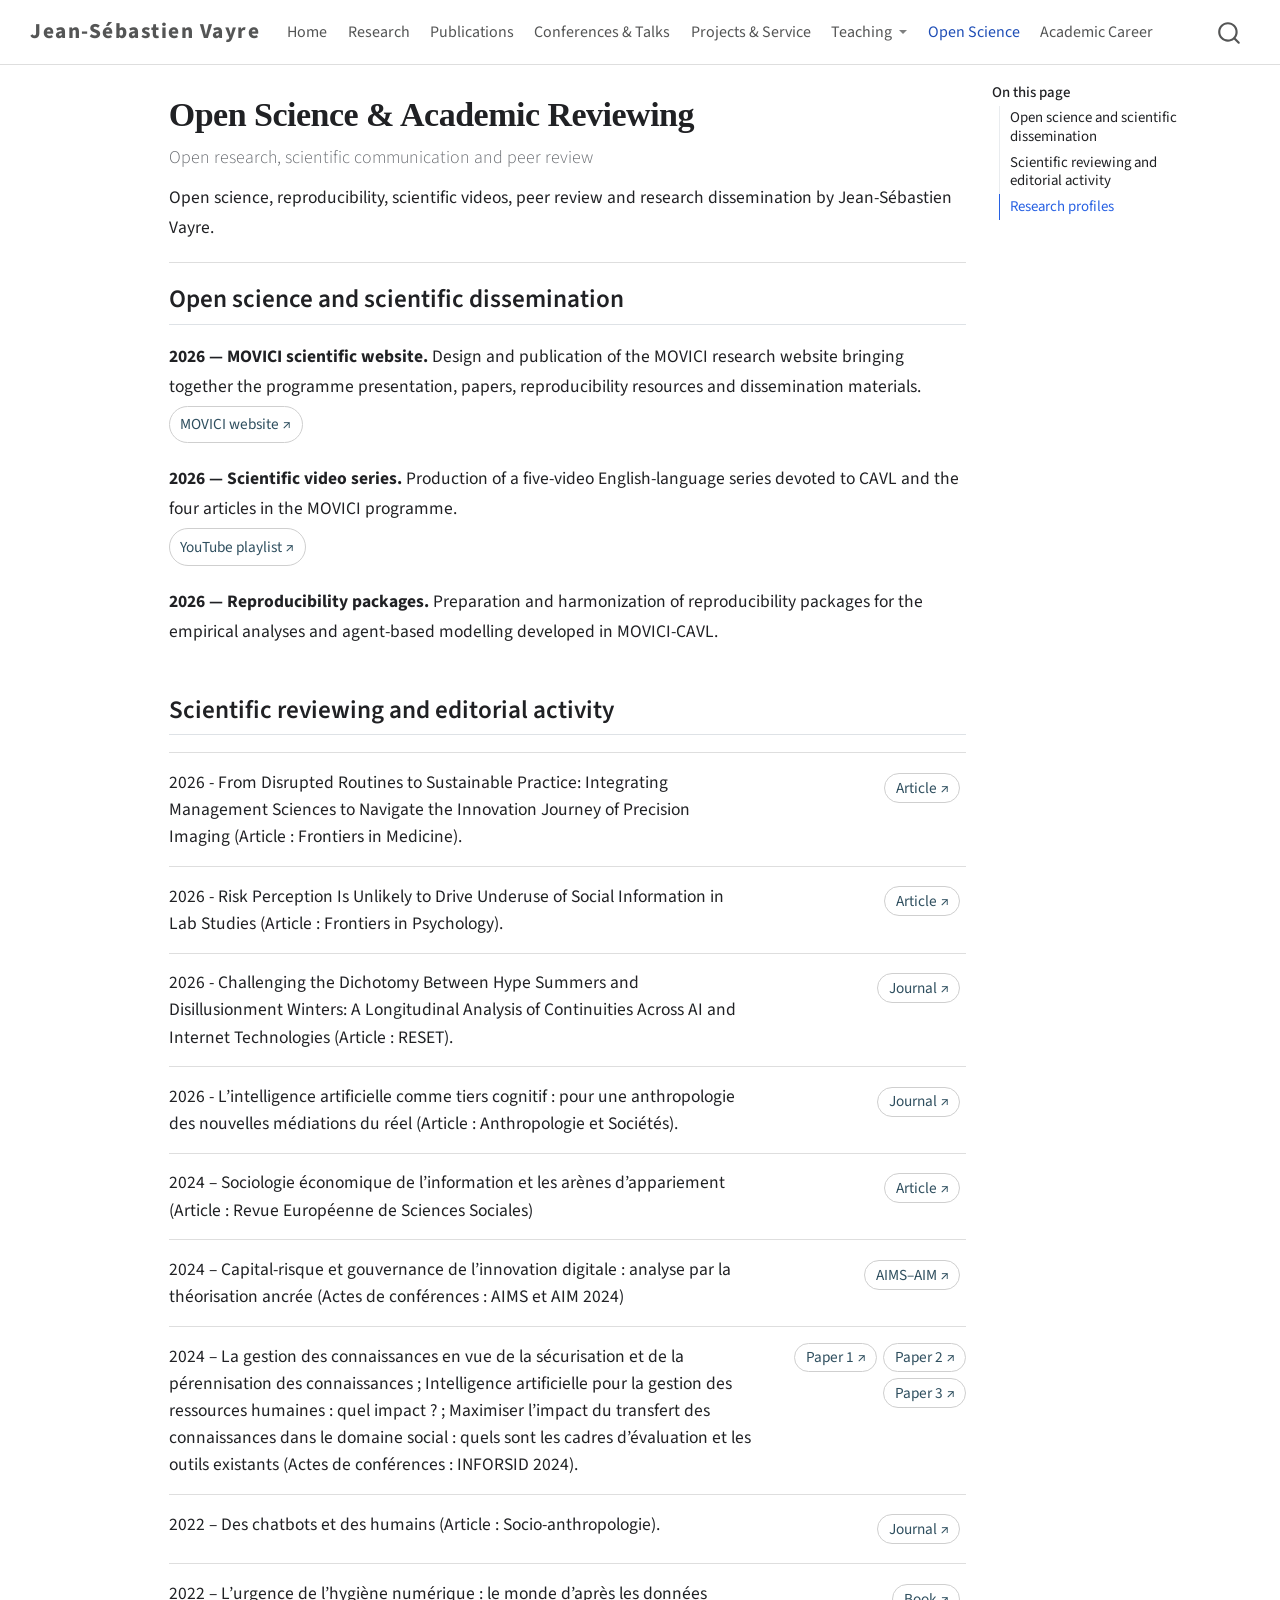
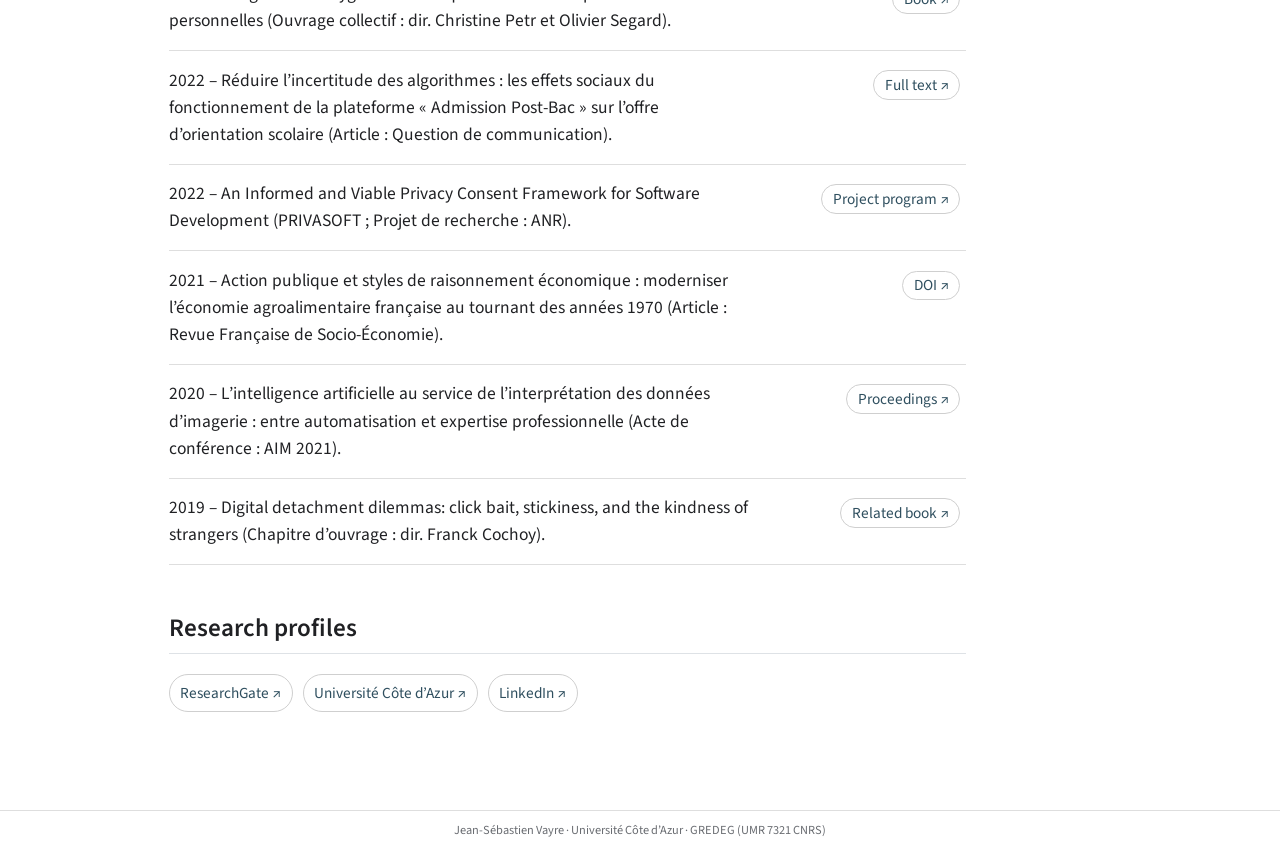
<file: open-science.html>
<!DOCTYPE html>
<html xmlns="http://www.w3.org/1999/xhtml" lang="en" xml:lang="en"><head>

<meta charset="utf-8">
<meta name="generator" content="quarto-1.10.18">

<meta name="viewport" content="width=device-width, initial-scale=1.0, user-scalable=yes">

<meta name="description" content="Open science, reproducibility, scientific videos, peer review and research dissemination by Jean-Sébastien Vayre.">

<title>Open Science &amp; Academic Reviewing – Jean-Sébastien Vayre</title>
<style>
/* Default styles provided by pandoc.
** See https://pandoc.org/MANUAL.html#variables-for-html for config info.
*/
span.smallcaps{font-variant: small-caps;}
div.columns{display: flex; gap: 1.5em;}
div.column{flex: auto;}
@media screen {
div.columns{gap: min(4vw, 1.5em);}
div.column{overflow-x: auto;}
}
div.hanging-indent{margin-left: 1.5em; text-indent: -1.5em;}
ul.task-list{list-style: none;}
ul.task-list li input[type="checkbox"] {
  width: 0.8em;
  margin: 0 0.8em 0.2em -1em; /* quarto-specific, see https://github.com/quarto-dev/quarto-cli/issues/4556 */ 
  vertical-align: middle;
}
</style>


<script src="site_libs/quarto-nav/quarto-nav.js"></script>
<script src="site_libs/clipboard/clipboard.min.js"></script>
<script src="site_libs/quarto-search/autocomplete.umd.js"></script>
<script src="site_libs/quarto-search/fuse.min.js"></script>
<script src="site_libs/quarto-search/quarto-search.js"></script>
<meta name="quarto:offset" content="./">
<script src="site_libs/quarto-html/quarto.js" type="module"></script>
<script src="site_libs/quarto-html/tabsets/tabsets.js" type="module"></script>
<script src="site_libs/quarto-html/popper.min.js"></script>
<script src="site_libs/quarto-html/tippy.umd.min.js"></script>
<script src="site_libs/quarto-html/anchor.min.js"></script>
<link href="site_libs/quarto-html/tippy.css" rel="stylesheet">
<link href="site_libs/quarto-html/quarto-syntax-highlighting-64a204ab8560d761af7679ceaba22944.css" rel="stylesheet" id="quarto-text-highlighting-styles">
<script src="site_libs/bootstrap/bootstrap.min.js"></script>
<link href="site_libs/bootstrap/bootstrap-icons.css" rel="stylesheet">
<link href="site_libs/bootstrap/bootstrap-172ba59bd5e0b52282274ba0c0cc16fc.min.css" rel="stylesheet" append-hash="true" id="quarto-bootstrap" data-mode="light">
<script id="quarto-search-options" type="application/json">{
  "location": "navbar",
  "copy-button": false,
  "collapse-after": 3,
  "panel-placement": "end",
  "type": "overlay",
  "limit": 50,
  "keyboard-shortcut": [
    "f",
    "/",
    "s"
  ],
  "show-item-context": false,
  "language": {
    "search-no-results-text": "No results",
    "search-matching-documents-text": "matching documents",
    "search-copy-link-title": "Copy link to search",
    "search-hide-matches-text": "Hide additional matches",
    "search-more-match-text": "more match in this document",
    "search-more-matches-text": "more matches in this document",
    "search-clear-button-title": "Clear",
    "search-text-placeholder": "",
    "search-detached-cancel-button-title": "Cancel",
    "search-submit-button-title": "Submit",
    "search-label": "Search"
  }
}</script>
<style>html{ scroll-behavior: smooth; }</style>
<meta name="robots" content="index, follow, max-snippet:-1, max-image-preview:large">
<meta name="googlebot" content="index, follow, max-snippet:-1, max-image-preview:large">
<script type="application/ld+json">
{
  "@context": "https://schema.org",
  "@graph": [
    {
      "@type": "WebSite",
      "@id": "https://jeansebastienvayre-prog.github.io/#website",
      "url": "https://jeansebastienvayre-prog.github.io/",
      "name": "Jean-Sébastien Vayre",
      "alternateName": ["Jean Sebastien Vayre", "Jean-Sebastien Vayre"],
      "inLanguage": "en"
    },
    {
      "@type": "Person",
      "@id": "https://jeansebastienvayre-prog.github.io/#person",
      "name": "Jean-Sébastien Vayre",
      "alternateName": ["Jean Sebastien Vayre", "Jean-Sebastien Vayre"],
      "url": "https://jeansebastienvayre-prog.github.io/",
      "jobTitle": "Associate Professor of Sociology",
      "affiliation": [
        {
          "@type": "Organization",
          "name": "Université Côte d’Azur",
          "url": "https://univ-cotedazur.fr/"
        },
        {
          "@type": "Organization",
          "name": "GREDEG (UMR 7321 CNRS)",
          "url": "https://gredeg.univ-cotedazur.fr/"
        }
      ],
      "sameAs": [
        "https://univ-cotedazur.fr/jean-sebastien-vayre",
        "https://www.researchgate.net/profile/Jean-Sebastien-Vayre",
        "https://fr.linkedin.com/in/jean-sebastien-vayre-30b54514a",
        "https://jeansebastienvayre-prog.github.io/movici/"
      ],
      "knowsAbout": [
        "Sociology",
        "Artificial intelligence",
        "Digital technologies",
        "Information search",
        "Learning",
        "Epistemic vigilance",
        "Computational social science",
        "Agent-based modelling"
      ]
    }
  ]
}
</script>


<link rel="stylesheet" href="styles.css">
</head>

<body class="nav-fixed quarto-light">

<div id="quarto-search-results"></div>
  <header id="quarto-header" class="headroom fixed-top">
    <nav class="navbar navbar-expand-lg " data-bs-theme="dark">
      <div class="navbar-container container-fluid">
      <div class="navbar-brand-container mx-auto">
    <a class="navbar-brand" href="./index.html">
    <span class="navbar-title">Jean-Sébastien Vayre</span>
    </a>
  </div>
            <div id="quarto-search" class="" title="Search"></div>
          <button class="navbar-toggler" type="button" data-bs-toggle="collapse" data-bs-target="#navbarCollapse" aria-controls="navbarCollapse" role="menu" aria-expanded="false" aria-label="Toggle navigation" onclick="if (window.quartoToggleHeadroom) { window.quartoToggleHeadroom(); }">
  <span class="navbar-toggler-icon"></span>
</button>
          <div class="collapse navbar-collapse" id="navbarCollapse">
            <ul class="navbar-nav navbar-nav-scroll me-auto">
  <li class="nav-item">
    <a class="nav-link" href="./index.html"> 
<span class="menu-text">Home</span></a>
  </li>  
  <li class="nav-item">
    <a class="nav-link" href="./research.html"> 
<span class="menu-text">Research</span></a>
  </li>  
  <li class="nav-item">
    <a class="nav-link" href="./publications.html"> 
<span class="menu-text">Publications</span></a>
  </li>  
  <li class="nav-item">
    <a class="nav-link" href="./conferences.html"> 
<span class="menu-text">Conferences &amp; Talks</span></a>
  </li>  
  <li class="nav-item">
    <a class="nav-link" href="./projects-service.html"> 
<span class="menu-text">Projects &amp; Service</span></a>
  </li>  
  <li class="nav-item dropdown ">
    <a class="nav-link dropdown-toggle" href="#" id="nav-menu-teaching" role="link" data-bs-toggle="dropdown" aria-expanded="false">
 <span class="menu-text">Teaching</span>
    </a>
    <ul class="dropdown-menu" aria-labelledby="nav-menu-teaching">    
        <li>
    <a class="dropdown-item" href="./teaching.html">
 <span class="dropdown-text">Teaching Record</span></a>
  </li>  
        <li>
    <a class="dropdown-item" href="./supervision.html">
 <span class="dropdown-text">Supervision &amp; Assessment</span></a>
  </li>  
    </ul>
  </li>
  <li class="nav-item">
    <a class="nav-link active" href="./open-science.html" aria-current="page"> 
<span class="menu-text">Open Science</span></a>
  </li>  
  <li class="nav-item">
    <a class="nav-link" href="./career.html"> 
<span class="menu-text">Academic Career</span></a>
  </li>  
</ul>
          </div> <!-- /navcollapse -->
            <div class="quarto-navbar-tools">
</div>
      </div> <!-- /container-fluid -->
    </nav>
</header>
<!-- content -->
<div id="quarto-content" class="quarto-container page-columns page-rows-contents page-layout-article page-navbar">
<!-- sidebar -->
<!-- margin-sidebar -->
    <div id="quarto-margin-sidebar" class="sidebar margin-sidebar">
        <nav id="TOC" role="doc-toc" class="toc-active">
    <h2 id="toc-title">On this page</h2>
   
  <ul>
  <li><a href="#open-science-and-scientific-dissemination" id="toc-open-science-and-scientific-dissemination" class="nav-link active" data-scroll-target="#open-science-and-scientific-dissemination">Open science and scientific dissemination</a></li>
  <li><a href="#scientific-reviewing-and-editorial-activity" id="toc-scientific-reviewing-and-editorial-activity" class="nav-link" data-scroll-target="#scientific-reviewing-and-editorial-activity">Scientific reviewing and editorial activity</a></li>
  <li><a href="#research-profiles" id="toc-research-profiles" class="nav-link" data-scroll-target="#research-profiles">Research profiles</a></li>
  </ul>
</nav>
    </div>
<!-- main -->
<main class="content" id="quarto-document-content">

<header id="title-block-header" class="quarto-title-block default">
<div class="quarto-title">
<h1 class="title">Open Science &amp; Academic Reviewing</h1>
<p class="subtitle lead">Open research, scientific communication and peer review</p>
</div>

<div>
  <div class="description">
    Open science, reproducibility, scientific videos, peer review and research dissemination by Jean-Sébastien Vayre.
  </div>
</div>


<div class="quarto-title-meta">

    
  
    
  </div>
  


</header>


<section id="open-science-and-scientific-dissemination" class="level2">
<h2 class="anchored" data-anchor-id="open-science-and-scientific-dissemination">Open science and scientific dissemination</h2>
<p><strong>2026 — MOVICI scientific website.</strong> Design and publication of the MOVICI research website bringing together the programme presentation, papers, reproducibility resources and dissemination materials.<br>
<a class="resource-link" href="https://jeansebastienvayre-prog.github.io/movici/">MOVICI website ↗</a></p>
<p><strong>2026 — Scientific video series.</strong> Production of a five-video English-language series devoted to CAVL and the four articles in the MOVICI programme.<br>
<a class="resource-link" href="https://www.youtube.com/playlist?list=PLJJXA5R7uEsg">YouTube playlist ↗</a></p>
<p><strong>2026 — Reproducibility packages.</strong> Preparation and harmonization of reproducibility packages for the empirical analyses and agent-based modelling developed in MOVICI-CAVL.</p>
</section>
<section id="scientific-reviewing-and-editorial-activity" class="level2">
<h2 class="anchored" data-anchor-id="scientific-reviewing-and-editorial-activity">Scientific reviewing and editorial activity</h2>
<div class="record">
<div class="record-text">
2026 - From Disrupted Routines to Sustainable Practice: Integrating Management Sciences to Navigate the Innovation Journey of Precision Imaging (Article&nbsp;: Frontiers in Medicine).
</div>
<a class="resource-link record-access" href="https://www.frontiersin.org/journals/medicine/articles/10.3389/fmed.2026.1965552/abstract" target="_blank" rel="noopener">Article ↗</a>
</div>
<div class="record">
<div class="record-text">
2026 - Risk Perception Is Unlikely to Drive Underuse of Social Information in Lab Studies (Article : Frontiers in Psychology).
</div>
<a class="resource-link record-access" href="https://www.frontiersin.org/journals/psychology/articles/10.3389/fpsyg.2026.1887755/abstract" target="_blank" rel="noopener">Article ↗</a>
</div>
<div class="record">
<div class="record-text">
2026 - Challenging the Dichotomy Between Hype Summers and Disillusionment Winters: A Longitudinal Analysis of Continuities Across AI and Internet Technologies (Article : RESET).
</div>
<a class="resource-link record-access" href="https://journals.openedition.org/reset/" target="_blank" rel="noopener">Journal ↗</a>
</div>
<div class="record">
<div class="record-text">
2026 - L’intelligence artificielle comme tiers cognitif : pour une anthropologie des nouvelles médiations du réel (Article&nbsp;: Anthropologie et Sociétés).
</div>
<a class="resource-link record-access" href="https://www.erudit.org/fr/revues/as/" target="_blank" rel="noopener">Journal ↗</a>
</div>
<div class="record">
<div class="record-text">
2024 – Sociologie économique de l’information et les arènes d’appariement (Article&nbsp;: Revue Européenne de Sciences Sociales)
</div>
<a class="resource-link record-access" href="https://shs.cairn.info/revue-revue-europeenne-des-sciences-sociales-2025-1-page-13?lang=fr" target="_blank" rel="noopener">Article ↗</a>
</div>
<div class="record">
<div class="record-text">
2024 – Capital-risque et gouvernance de l’innovation digitale&nbsp;: analyse par la théorisation ancrée (Actes de conférences&nbsp;: AIMS et AIM 2024)
</div>
<a class="resource-link record-access" href="https://gredeg.univ-cotedazur.fr/medias/fichier/v2-programme-journees-reorienter-l-innovation-aims-aim-2_1728051297603-pdf?ID_FICHE=1289913&amp;INLINE=FALSE" target="_blank" rel="noopener">AIMS–AIM ↗</a>
</div>
<div class="record">
<div class="record-text">
2024 – La gestion des connaissances en vue de la sécurisation et de la pérennisation des connaissances&nbsp;; Intelligence artificielle pour la gestion des ressources humaines&nbsp;: quel impact&nbsp;?&nbsp;; Maximiser l’impact du transfert des connaissances dans le domaine social&nbsp;: quels sont les cadres d’évaluation et les outils existants (Actes de conférences&nbsp;: INFORSID 2024).
</div>
<div class="record-links">
<a class="resource-link" href="https://inforsid2024.sciencesconf.org/data/4c_Chibout_VF.pdf" target="_blank" rel="noopener">Paper 1 ↗</a><a class="resource-link" href="https://inforsid2024.sciencesconf.org/data/4b_Heiwy_VF.pdf" target="_blank" rel="noopener">Paper 2 ↗</a><a class="resource-link" href="https://inforsid2024.sciencesconf.org/data/4a_Ziam_VF.pdf" target="_blank" rel="noopener">Paper 3 ↗</a>
</div>
</div>
<div class="record">
<div class="record-text">
2022 – Des chatbots et des humains (Article&nbsp;: Socio-anthropologie).
</div>
<a class="resource-link record-access" href="https://journals.openedition.org/socio-anthropologie/" target="_blank" rel="noopener">Journal ↗</a>
</div>
<div class="record">
<div class="record-text">
2022 – L’urgence de l’hygiène numérique&nbsp;: le monde d’après les données personnelles (Ouvrage collectif&nbsp;: dir. Christine Petr et Olivier Segard).
</div>
<a class="resource-link record-access" href="https://pur-editions.fr/product/9890/le-droit-a-la-vie-privee" target="_blank" rel="noopener">Book ↗</a>
</div>
<div class="record">
<div class="record-text">
2022 – Réduire l’incertitude des algorithmes&nbsp;: les effets sociaux du fonctionnement de la plateforme «&nbsp;Admission Post-Bac&nbsp;» sur l’offre d’orientation scolaire (Article&nbsp;: Question de communication).
</div>
<a class="resource-link record-access" href="https://journals.openedition.org/questionsdecommunication/pdf/26930" target="_blank" rel="noopener">Full text ↗</a>
</div>
<div class="record">
<div class="record-text">
2022 – An Informed and Viable Privacy Consent Framework for Software Development (PRIVASOFT&nbsp;; Projet de recherche&nbsp;: ANR).
</div>
<a class="resource-link record-access" href="https://www.msh-lse.fr/wp-content/uploads/2022/01/rgpdos-20220113-atelier-programme.pdf" target="_blank" rel="noopener">Project program ↗</a>
</div>
<div class="record">
<div class="record-text">
2021 – Action publique et styles de raisonnement économique&nbsp;: moderniser l’économie agroalimentaire française au tournant des années 1970 (Article&nbsp;: Revue Française de Socio-Économie).
</div>
<a class="resource-link record-access" href="https://doi.org/10.3917/rfse.031.0131" target="_blank" rel="noopener">DOI ↗</a>
</div>
<div class="record">
<div class="record-text">
2020 – L’intelligence artificielle au service de l’interprétation des données d’imagerie&nbsp;: entre automatisation et expertise professionnelle (Acte de conférence&nbsp;: AIM 2021).
</div>
<a class="resource-link record-access" href="https://aim.asso.fr/fr/publications/actes-conferences/theme-45-aim-2021" target="_blank" rel="noopener">Proceedings ↗</a>
</div>
<div class="record">
<div class="record-text">
2019 – Digital detachment dilemmas: click bait, stickiness, and the kindness of strangers (Chapitre d’ouvrage&nbsp;: dir. Franck Cochoy).
</div>
<a class="resource-link record-access" href="https://www.routledge.com/Digitalizing-Consumption-How-devices-shape-consumer-culture/Cochoy-Hagberg-McIntyre-Sorum/p/book/9781138124899" target="_blank" rel="noopener">Related book ↗</a>
</div>
</section>
<section id="research-profiles" class="level2">
<h2 class="anchored" data-anchor-id="research-profiles">Research profiles</h2>
<p><a class="resource-link" href="https://www.researchgate.net/profile/Jean-Sebastien-Vayre">ResearchGate ↗</a> <a class="resource-link" href="https://univ-cotedazur.fr/jean-sebastien-vayre">Université Côte d’Azur ↗</a> <a class="resource-link" href="https://fr.linkedin.com/in/jean-sebastien-vayre-30b54514a">LinkedIn ↗</a></p>


</section>

</main> <!-- /main -->
<script id="quarto-html-after-body" type="application/javascript">
  window.document.addEventListener("DOMContentLoaded", function (event) {
    const icon = "";
    const anchorJS = new window.AnchorJS();
    anchorJS.options = {
      placement: 'right',
      icon: icon
    };
    anchorJS.add('.anchored');
    const isCodeAnnotation = (el) => {
      for (const clz of el.classList) {
        if (clz.startsWith('code-annotation-')) {                     
          return true;
        }
      }
      return false;
    }
    const onCopySuccess = function(e) {
      // button target
      const button = e.trigger;
      // don't keep focus
      button.blur();
      // flash "checked"
      button.classList.add('code-copy-button-checked');
      var currentTitle = button.getAttribute("title");
      button.setAttribute("title", "Copied!");
      let tooltip;
      if (window.bootstrap) {
        button.setAttribute("data-bs-toggle", "tooltip");
        button.setAttribute("data-bs-placement", "left");
        button.setAttribute("data-bs-title", "Copied!");
        tooltip = new bootstrap.Tooltip(button, 
          { trigger: "manual", 
            customClass: "code-copy-button-tooltip",
            offset: [0, -8]});
        tooltip.show();    
      }
      setTimeout(function() {
        if (tooltip) {
          tooltip.hide();
          button.removeAttribute("data-bs-title");
          button.removeAttribute("data-bs-toggle");
          button.removeAttribute("data-bs-placement");
        }
        button.setAttribute("title", currentTitle);
        button.classList.remove('code-copy-button-checked');
      }, 1000);
      // clear code selection
      e.clearSelection();
    }
    const getTextToCopy = function(trigger) {
      const outerScaffold = trigger.parentElement.cloneNode(true);
      const codeEl = outerScaffold.querySelector('code');
      for (const childEl of codeEl.children) {
        if (isCodeAnnotation(childEl)) {
          childEl.remove();
        }
      }
      return codeEl.innerText;
    }
    const clipboard = new window.ClipboardJS('.code-copy-button:not([data-in-quarto-modal])', {
      text: getTextToCopy
    });
    clipboard.on('success', onCopySuccess);
    if (window.document.getElementById('quarto-embedded-source-code-modal')) {
      const clipboardModal = new window.ClipboardJS('.code-copy-button[data-in-quarto-modal]', {
        text: getTextToCopy,
        container: window.document.getElementById('quarto-embedded-source-code-modal')
      });
      clipboardModal.on('success', onCopySuccess);
    }
      var localhostRegex = new RegExp(/^(?:http|https):\/\/localhost\:?[0-9]*\//);
      var mailtoRegex = new RegExp(/^mailto:/);
        var filterRegex = new RegExp("https:\/\/jeansebastienvayre-prog\.github\.io\/");
      var isInternal = (href) => {
          return filterRegex.test(href) || localhostRegex.test(href) || mailtoRegex.test(href);
      }
      // Inspect non-navigation links and adorn them if external
     var links = window.document.querySelectorAll('a[href]:not(.nav-link):not(.navbar-brand):not(.toc-action):not(.sidebar-link):not(.sidebar-item-toggle):not(.pagination-link):not(.no-external):not([aria-hidden]):not(.dropdown-item):not(.quarto-navigation-tool):not(.about-link)');
      for (var i=0; i<links.length; i++) {
        const link = links[i];
        if (!isInternal(link.href)) {
          // undo the damage that might have been done by quarto-nav.js in the case of
          // links that we want to consider external
          if (link.dataset.originalHref !== undefined) {
            link.href = link.dataset.originalHref;
          }
            // target, if specified
            link.setAttribute("target", "_blank");
            if (link.getAttribute("rel") === null) {
              link.setAttribute("rel", "noopener");
            }
        }
      }
    function tippyHover(el, contentFn, onTriggerFn, onUntriggerFn) {
      const config = {
        allowHTML: true,
        maxWidth: 500,
        delay: 100,
        arrow: false,
        appendTo: function(el) {
            return el.parentElement;
        },
        interactive: true,
        interactiveBorder: 10,
        theme: 'quarto',
        placement: 'bottom-start',
      };
      if (contentFn) {
        config.content = contentFn;
      }
      if (onTriggerFn) {
        config.onTrigger = onTriggerFn;
      }
      if (onUntriggerFn) {
        config.onUntrigger = onUntriggerFn;
      }
      window.tippy(el, config); 
    }
    const noterefs = window.document.querySelectorAll('a[role="doc-noteref"]');
    for (var i=0; i<noterefs.length; i++) {
      const ref = noterefs[i];
      tippyHover(ref, function() {
        // use id or data attribute instead here
        let href = ref.getAttribute('data-footnote-href') || ref.getAttribute('href');
        try { href = new URL(href).hash; } catch {}
        const id = href.replace(/^#\/?/, "");
        const note = window.document.getElementById(id);
        if (note) {
          return note.innerHTML;
        } else {
          return "";
        }
      });
    }
    const xrefs = window.document.querySelectorAll('a.quarto-xref');
    const processXRef = (id, note) => {
      // Strip column container classes
      const stripColumnClz = (el) => {
        el.classList.remove("page-full", "page-columns");
        if (el.children) {
          for (const child of el.children) {
            stripColumnClz(child);
          }
        }
      }
      stripColumnClz(note)
      if (id === null || id.startsWith('sec-')) {
        // Special case sections, only their first couple elements
        const container = document.createElement("div");
        if (note.children && note.children.length > 2) {
          container.appendChild(note.children[0].cloneNode(true));
          for (let i = 1; i < note.children.length; i++) {
            const child = note.children[i];
            if (child.tagName === "P" && child.innerText === "") {
              continue;
            } else {
              container.appendChild(child.cloneNode(true));
              break;
            }
          }
          if (window.Quarto?.typesetMath) {
            window.Quarto.typesetMath(container);
          }
          return container.innerHTML
        } else {
          if (window.Quarto?.typesetMath) {
            window.Quarto.typesetMath(note);
          }
          return note.innerHTML;
        }
      } else {
        // Remove any anchor links if they are present
        const anchorLink = note.querySelector('a.anchorjs-link');
        if (anchorLink) {
          anchorLink.remove();
        }
        if (window.Quarto?.typesetMath) {
          window.Quarto.typesetMath(note);
        }
        if (note.classList.contains("callout")) {
          return note.outerHTML;
        } else {
          return note.innerHTML;
        }
      }
    }
    for (var i=0; i<xrefs.length; i++) {
      const xref = xrefs[i];
      tippyHover(xref, undefined, function(instance) {
        instance.disable();
        let url = xref.getAttribute('href');
        let hash = undefined; 
        if (url.startsWith('#')) {
          hash = url;
        } else {
          try { hash = new URL(url).hash; } catch {}
        }
        if (hash) {
          const id = hash.replace(/^#\/?/, "");
          const note = window.document.getElementById(id);
          if (note !== null) {
            try {
              const html = processXRef(id, note.cloneNode(true));
              instance.setContent(html);
            } finally {
              instance.enable();
              instance.show();
            }
          } else {
            // See if we can fetch this
            fetch(url.split('#')[0])
            .then(res => res.text())
            .then(html => {
              const parser = new DOMParser();
              const htmlDoc = parser.parseFromString(html, "text/html");
              const note = htmlDoc.getElementById(id);
              if (note !== null) {
                const html = processXRef(id, note);
                instance.setContent(html);
              } 
            }).finally(() => {
              instance.enable();
              instance.show();
            });
          }
        } else {
          // See if we can fetch a full url (with no hash to target)
          // This is a special case and we should probably do some content thinning / targeting
          fetch(url)
          .then(res => res.text())
          .then(html => {
            const parser = new DOMParser();
            const htmlDoc = parser.parseFromString(html, "text/html");
            const note = htmlDoc.querySelector('main.content');
            if (note !== null) {
              // This should only happen for chapter cross references
              // (since there is no id in the URL)
              // remove the first header
              if (note.children.length > 0 && note.children[0].tagName === "HEADER") {
                note.children[0].remove();
              }
              const html = processXRef(null, note);
              instance.setContent(html);
            } 
          }).finally(() => {
            instance.enable();
            instance.show();
          });
        }
      }, function(instance) {
      });
    }
        let selectedAnnoteEl;
        const selectorForAnnotation = ( cell, annotation) => {
          let cellAttr = 'data-code-cell="' + cell + '"';
          let lineAttr = 'data-code-annotation="' +  annotation + '"';
          const selector = 'span[' + cellAttr + '][' + lineAttr + ']';
          return selector;
        }
        const selectCodeLines = (annoteEl) => {
          const doc = window.document;
          const targetCell = annoteEl.getAttribute("data-target-cell");
          const targetAnnotation = annoteEl.getAttribute("data-target-annotation");
          const annoteSpan = window.document.querySelector(selectorForAnnotation(targetCell, targetAnnotation));
          const lines = annoteSpan.getAttribute("data-code-lines").split(",");
          const lineIds = lines.map((line) => {
            return targetCell + "-" + line;
          })
          let top = null;
          let height = null;
          let parent = null;
          if (lineIds.length > 0) {
              //compute the position of the single el (top and bottom and make a div)
              const el = window.document.getElementById(lineIds[0]);
              top = el.offsetTop;
              height = el.offsetHeight;
              parent = el.parentElement.parentElement;
            if (lineIds.length > 1) {
              const lastEl = window.document.getElementById(lineIds[lineIds.length - 1]);
              const bottom = lastEl.offsetTop + lastEl.offsetHeight;
              height = bottom - top;
            }
            if (top !== null && height !== null && parent !== null) {
              // cook up a div (if necessary) and position it 
              let div = window.document.getElementById("code-annotation-line-highlight");
              if (div === null) {
                div = window.document.createElement("div");
                div.setAttribute("id", "code-annotation-line-highlight");
                div.style.position = 'absolute';
                parent.appendChild(div);
              }
              div.style.top = top - 2 + "px";
              div.style.height = height + 4 + "px";
              div.style.left = 0;
              let gutterDiv = window.document.getElementById("code-annotation-line-highlight-gutter");
              if (gutterDiv === null) {
                gutterDiv = window.document.createElement("div");
                gutterDiv.setAttribute("id", "code-annotation-line-highlight-gutter");
                gutterDiv.style.position = 'absolute';
                const codeCell = window.document.getElementById(targetCell);
                const gutter = codeCell.querySelector('.code-annotation-gutter');
                gutter.appendChild(gutterDiv);
              }
              gutterDiv.style.top = top - 2 + "px";
              gutterDiv.style.height = height + 4 + "px";
            }
            selectedAnnoteEl = annoteEl;
          }
        };
        const unselectCodeLines = () => {
          const elementsIds = ["code-annotation-line-highlight", "code-annotation-line-highlight-gutter"];
          elementsIds.forEach((elId) => {
            const div = window.document.getElementById(elId);
            if (div) {
              div.remove();
            }
          });
          selectedAnnoteEl = undefined;
        };
          // Handle positioning of the toggle
      window.addEventListener(
        "resize",
        throttle(() => {
          elRect = undefined;
          if (selectedAnnoteEl) {
            selectCodeLines(selectedAnnoteEl);
          }
        }, 10)
      );
      function throttle(fn, ms) {
      let throttle = false;
      let timer;
        return (...args) => {
          if(!throttle) { // first call gets through
              fn.apply(this, args);
              throttle = true;
          } else { // all the others get throttled
              if(timer) clearTimeout(timer); // cancel #2
              timer = setTimeout(() => {
                fn.apply(this, args);
                timer = throttle = false;
              }, ms);
          }
        };
      }
        // Attach click handler to the DT
        const annoteDls = window.document.querySelectorAll('dt[data-target-cell]');
        for (const annoteDlNode of annoteDls) {
          annoteDlNode.addEventListener('click', (event) => {
            const clickedEl = event.target;
            if (clickedEl !== selectedAnnoteEl) {
              unselectCodeLines();
              const activeEl = window.document.querySelector('dt[data-target-cell].code-annotation-active');
              if (activeEl) {
                activeEl.classList.remove('code-annotation-active');
              }
              selectCodeLines(clickedEl);
              clickedEl.classList.add('code-annotation-active');
            } else {
              // Unselect the line
              unselectCodeLines();
              clickedEl.classList.remove('code-annotation-active');
            }
          });
        }
    const findCites = (el) => {
      const parentEl = el.parentElement;
      if (parentEl) {
        const cites = parentEl.dataset.cites;
        if (cites) {
          return {
            el,
            cites: cites.split(' ')
          };
        } else {
          return findCites(el.parentElement)
        }
      } else {
        return undefined;
      }
    };
    var bibliorefs = window.document.querySelectorAll('a[role="doc-biblioref"]');
    for (var i=0; i<bibliorefs.length; i++) {
      const ref = bibliorefs[i];
      const citeInfo = findCites(ref);
      if (citeInfo) {
        tippyHover(citeInfo.el, function() {
          var popup = window.document.createElement('div');
          citeInfo.cites.forEach(function(cite) {
            var citeDiv = window.document.createElement('div');
            citeDiv.classList.add('hanging-indent');
            citeDiv.classList.add('csl-entry');
            var biblioDiv = window.document.getElementById('ref-' + cite);
            if (biblioDiv) {
              citeDiv.innerHTML = biblioDiv.innerHTML;
            }
            popup.appendChild(citeDiv);
          });
          return popup.innerHTML;
        });
      }
    }
  });
  </script>
</div> <!-- /content -->
<footer class="footer">
  <div class="nav-footer">
    <div class="nav-footer-left">
      &nbsp;
    </div>   
    <div class="nav-footer-center">
<p>Jean-Sébastien Vayre · Université Côte d’Azur · GREDEG (UMR 7321 CNRS)</p>
</div>
    <div class="nav-footer-right">
      &nbsp;
    </div>
  </div>
</footer>




<script src="site_libs/quarto-html/zenscroll-min.js"></script>
</body></html>
</file>
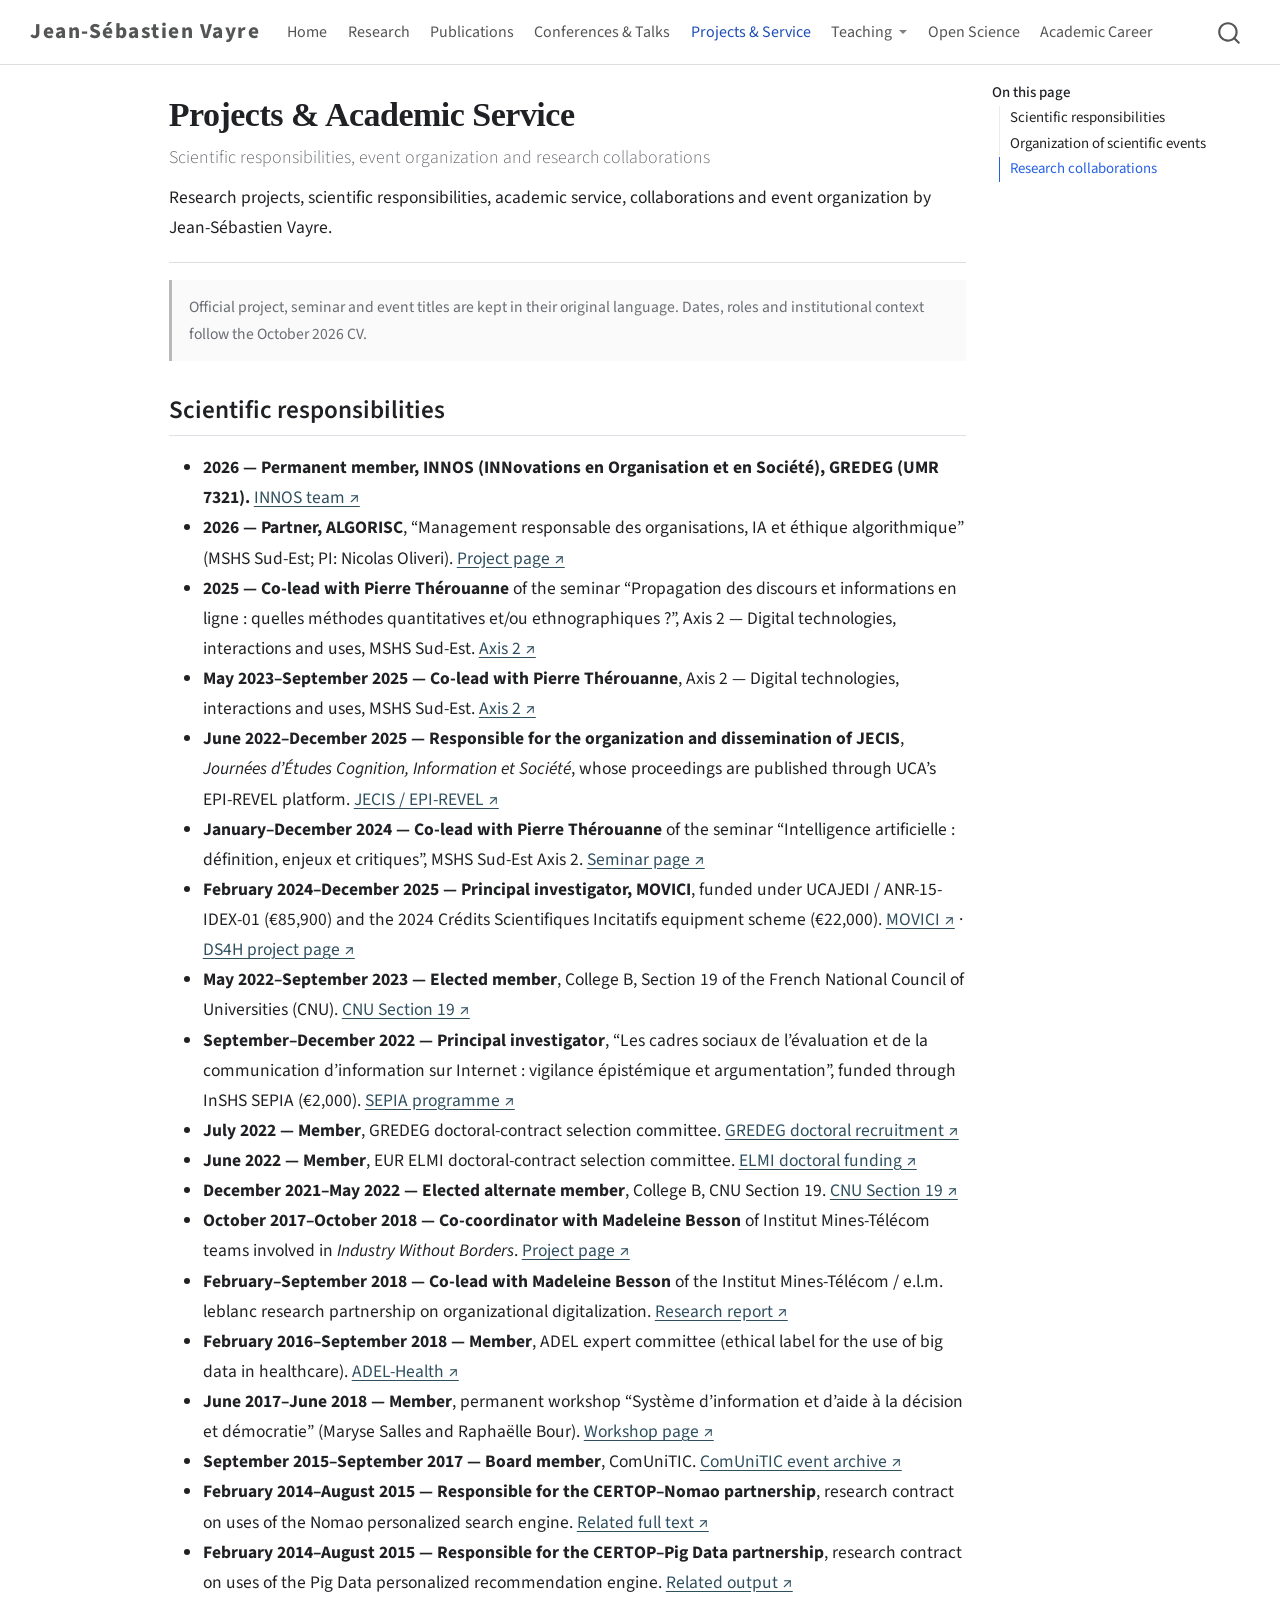
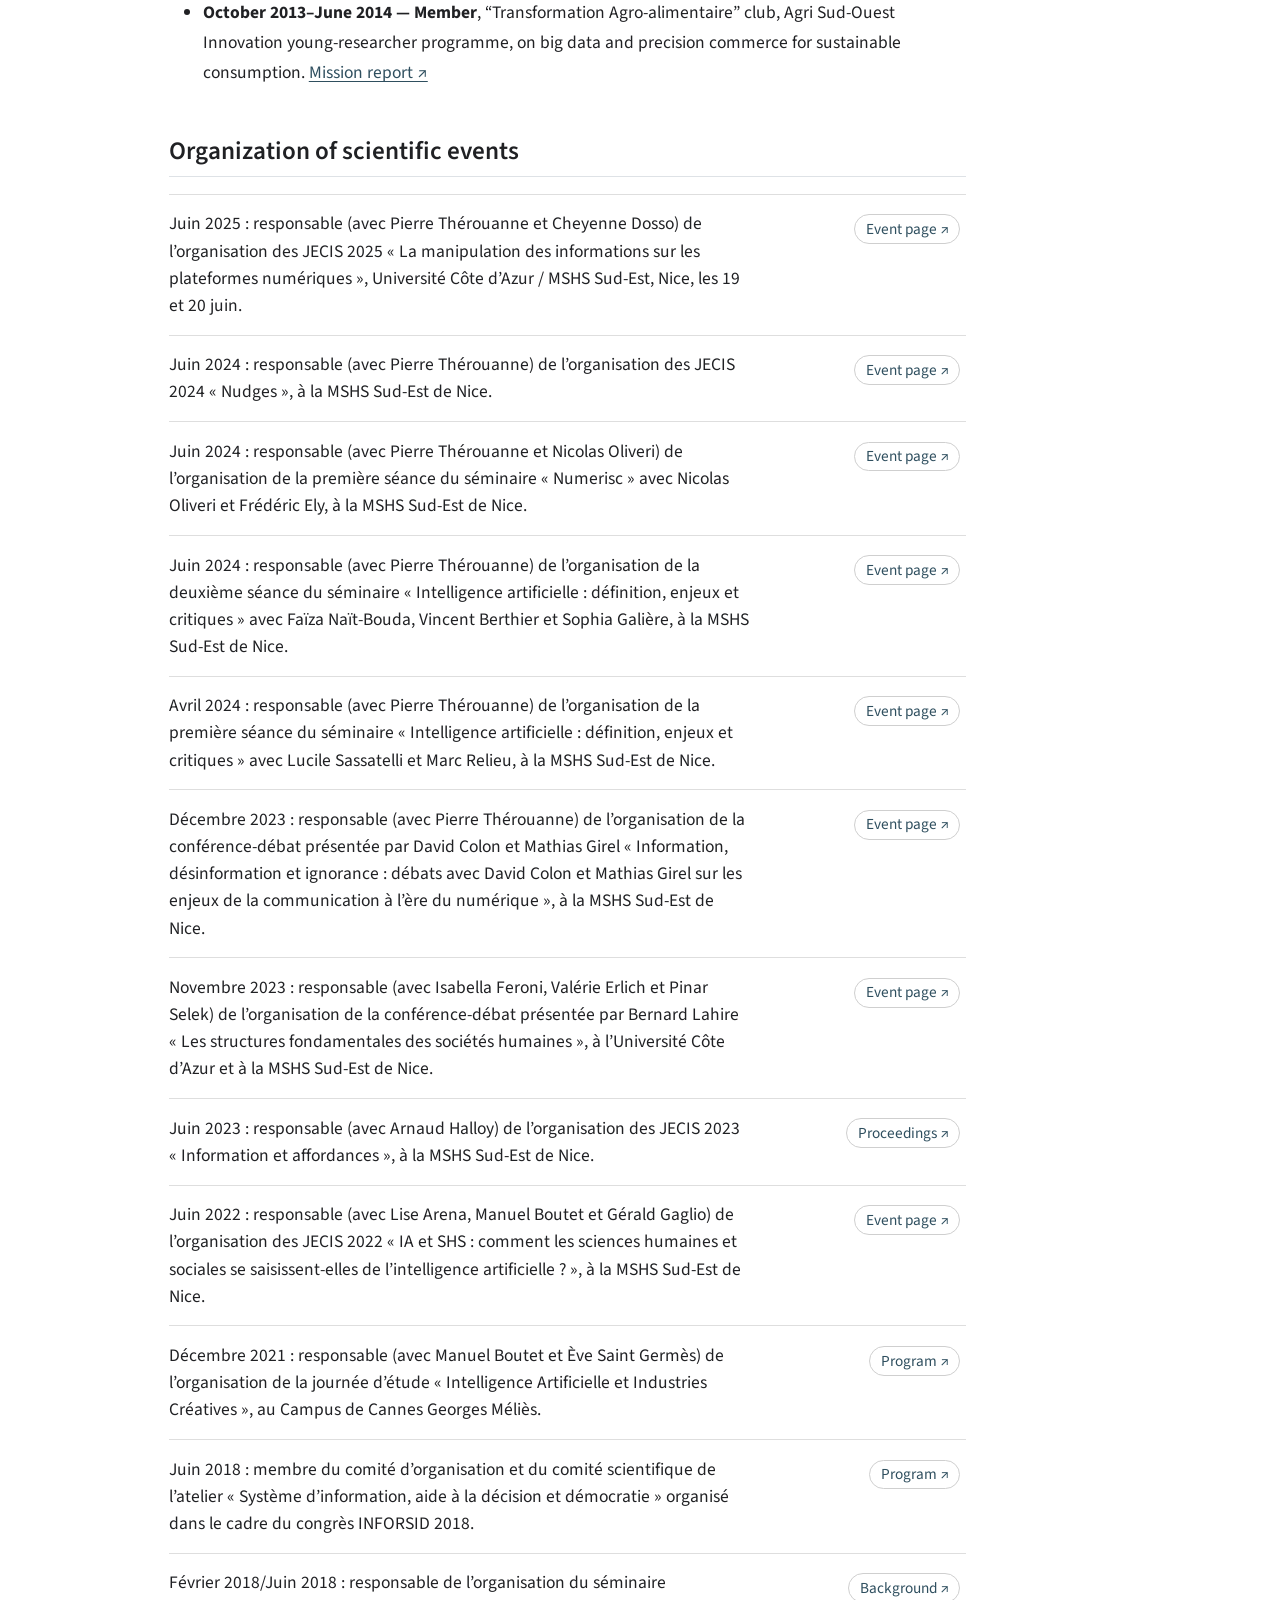
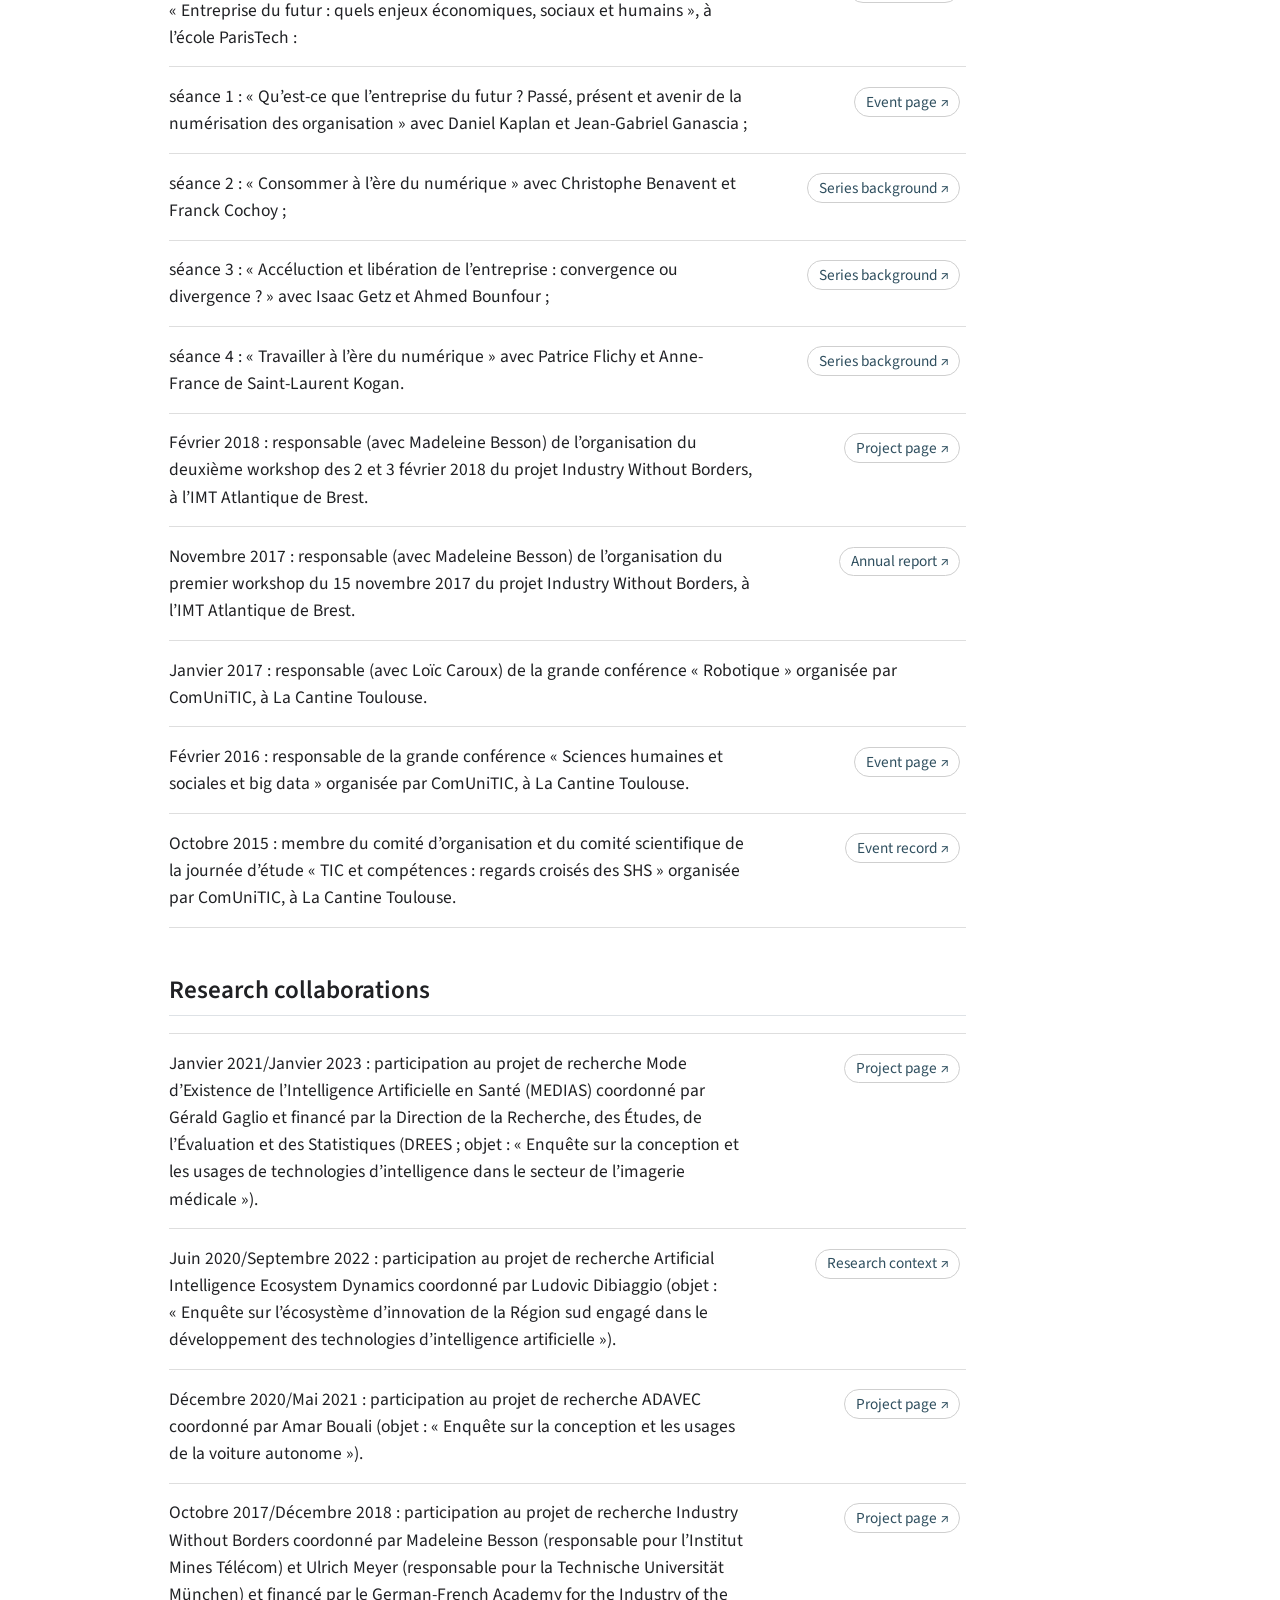
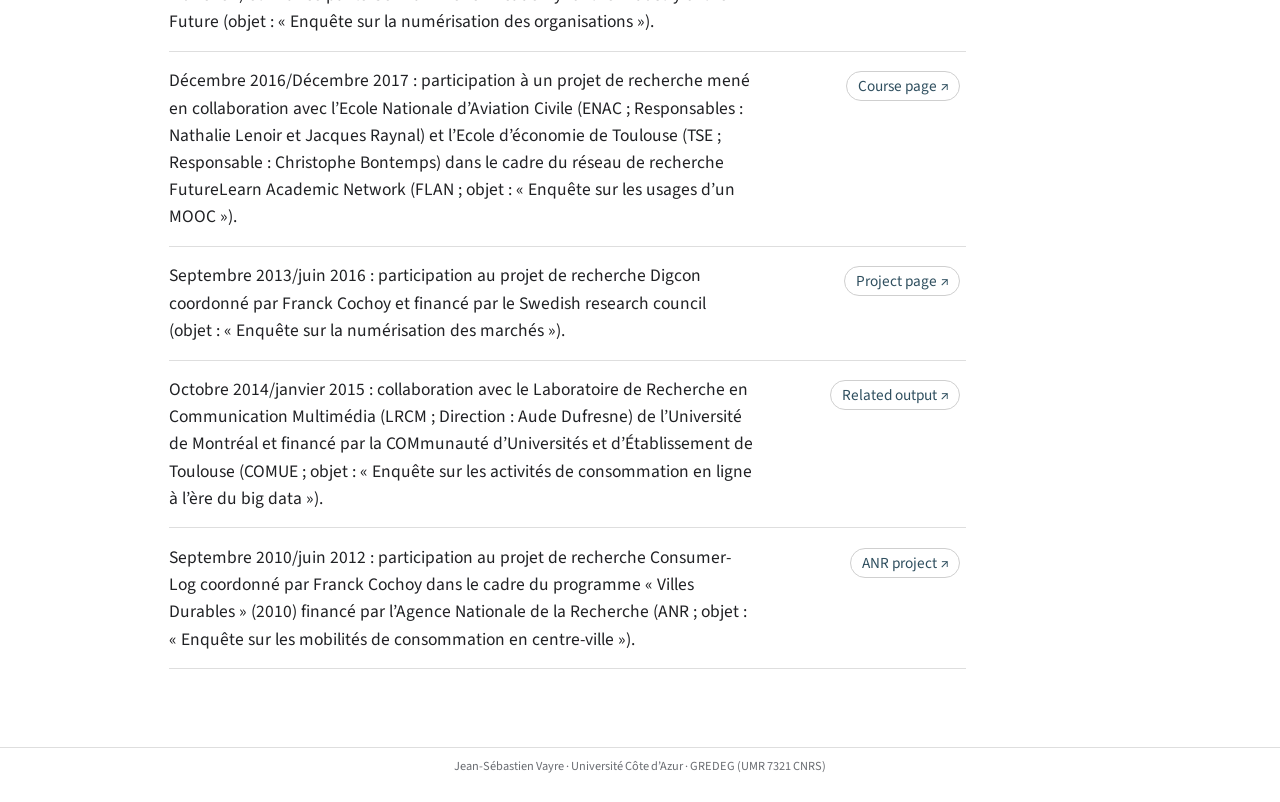
<file: projects-service.html>
<!DOCTYPE html>
<html xmlns="http://www.w3.org/1999/xhtml" lang="en" xml:lang="en"><head>

<meta charset="utf-8">
<meta name="generator" content="quarto-1.10.18">

<meta name="viewport" content="width=device-width, initial-scale=1.0, user-scalable=yes">

<meta name="description" content="Research projects, scientific responsibilities, academic service, collaborations and event organization by Jean-Sébastien Vayre.">

<title>Projects &amp; Academic Service – Jean-Sébastien Vayre</title>
<style>
/* Default styles provided by pandoc.
** See https://pandoc.org/MANUAL.html#variables-for-html for config info.
*/
span.smallcaps{font-variant: small-caps;}
div.columns{display: flex; gap: 1.5em;}
div.column{flex: auto;}
@media screen {
div.columns{gap: min(4vw, 1.5em);}
div.column{overflow-x: auto;}
}
div.hanging-indent{margin-left: 1.5em; text-indent: -1.5em;}
ul.task-list{list-style: none;}
ul.task-list li input[type="checkbox"] {
  width: 0.8em;
  margin: 0 0.8em 0.2em -1em; /* quarto-specific, see https://github.com/quarto-dev/quarto-cli/issues/4556 */ 
  vertical-align: middle;
}
</style>


<script src="site_libs/quarto-nav/quarto-nav.js"></script>
<script src="site_libs/clipboard/clipboard.min.js"></script>
<script src="site_libs/quarto-search/autocomplete.umd.js"></script>
<script src="site_libs/quarto-search/fuse.min.js"></script>
<script src="site_libs/quarto-search/quarto-search.js"></script>
<meta name="quarto:offset" content="./">
<script src="site_libs/quarto-html/quarto.js" type="module"></script>
<script src="site_libs/quarto-html/tabsets/tabsets.js" type="module"></script>
<script src="site_libs/quarto-html/popper.min.js"></script>
<script src="site_libs/quarto-html/tippy.umd.min.js"></script>
<script src="site_libs/quarto-html/anchor.min.js"></script>
<link href="site_libs/quarto-html/tippy.css" rel="stylesheet">
<link href="site_libs/quarto-html/quarto-syntax-highlighting-64a204ab8560d761af7679ceaba22944.css" rel="stylesheet" id="quarto-text-highlighting-styles">
<script src="site_libs/bootstrap/bootstrap.min.js"></script>
<link href="site_libs/bootstrap/bootstrap-icons.css" rel="stylesheet">
<link href="site_libs/bootstrap/bootstrap-172ba59bd5e0b52282274ba0c0cc16fc.min.css" rel="stylesheet" append-hash="true" id="quarto-bootstrap" data-mode="light">
<script id="quarto-search-options" type="application/json">{
  "location": "navbar",
  "copy-button": false,
  "collapse-after": 3,
  "panel-placement": "end",
  "type": "overlay",
  "limit": 50,
  "keyboard-shortcut": [
    "f",
    "/",
    "s"
  ],
  "show-item-context": false,
  "language": {
    "search-no-results-text": "No results",
    "search-matching-documents-text": "matching documents",
    "search-copy-link-title": "Copy link to search",
    "search-hide-matches-text": "Hide additional matches",
    "search-more-match-text": "more match in this document",
    "search-more-matches-text": "more matches in this document",
    "search-clear-button-title": "Clear",
    "search-text-placeholder": "",
    "search-detached-cancel-button-title": "Cancel",
    "search-submit-button-title": "Submit",
    "search-label": "Search"
  }
}</script>
<style>html{ scroll-behavior: smooth; }</style>
<meta name="robots" content="index, follow, max-snippet:-1, max-image-preview:large">
<meta name="googlebot" content="index, follow, max-snippet:-1, max-image-preview:large">
<script type="application/ld+json">
{
  "@context": "https://schema.org",
  "@graph": [
    {
      "@type": "WebSite",
      "@id": "https://jeansebastienvayre-prog.github.io/#website",
      "url": "https://jeansebastienvayre-prog.github.io/",
      "name": "Jean-Sébastien Vayre",
      "alternateName": ["Jean Sebastien Vayre", "Jean-Sebastien Vayre"],
      "inLanguage": "en"
    },
    {
      "@type": "Person",
      "@id": "https://jeansebastienvayre-prog.github.io/#person",
      "name": "Jean-Sébastien Vayre",
      "alternateName": ["Jean Sebastien Vayre", "Jean-Sebastien Vayre"],
      "url": "https://jeansebastienvayre-prog.github.io/",
      "jobTitle": "Associate Professor of Sociology",
      "affiliation": [
        {
          "@type": "Organization",
          "name": "Université Côte d’Azur",
          "url": "https://univ-cotedazur.fr/"
        },
        {
          "@type": "Organization",
          "name": "GREDEG (UMR 7321 CNRS)",
          "url": "https://gredeg.univ-cotedazur.fr/"
        }
      ],
      "sameAs": [
        "https://univ-cotedazur.fr/jean-sebastien-vayre",
        "https://www.researchgate.net/profile/Jean-Sebastien-Vayre",
        "https://fr.linkedin.com/in/jean-sebastien-vayre-30b54514a",
        "https://jeansebastienvayre-prog.github.io/movici/"
      ],
      "knowsAbout": [
        "Sociology",
        "Artificial intelligence",
        "Digital technologies",
        "Information search",
        "Learning",
        "Epistemic vigilance",
        "Computational social science",
        "Agent-based modelling"
      ]
    }
  ]
}
</script>


<link rel="stylesheet" href="styles.css">
</head>

<body class="nav-fixed quarto-light">

<div id="quarto-search-results"></div>
  <header id="quarto-header" class="headroom fixed-top">
    <nav class="navbar navbar-expand-lg " data-bs-theme="dark">
      <div class="navbar-container container-fluid">
      <div class="navbar-brand-container mx-auto">
    <a class="navbar-brand" href="./index.html">
    <span class="navbar-title">Jean-Sébastien Vayre</span>
    </a>
  </div>
            <div id="quarto-search" class="" title="Search"></div>
          <button class="navbar-toggler" type="button" data-bs-toggle="collapse" data-bs-target="#navbarCollapse" aria-controls="navbarCollapse" role="menu" aria-expanded="false" aria-label="Toggle navigation" onclick="if (window.quartoToggleHeadroom) { window.quartoToggleHeadroom(); }">
  <span class="navbar-toggler-icon"></span>
</button>
          <div class="collapse navbar-collapse" id="navbarCollapse">
            <ul class="navbar-nav navbar-nav-scroll me-auto">
  <li class="nav-item">
    <a class="nav-link" href="./index.html"> 
<span class="menu-text">Home</span></a>
  </li>  
  <li class="nav-item">
    <a class="nav-link" href="./research.html"> 
<span class="menu-text">Research</span></a>
  </li>  
  <li class="nav-item">
    <a class="nav-link" href="./publications.html"> 
<span class="menu-text">Publications</span></a>
  </li>  
  <li class="nav-item">
    <a class="nav-link" href="./conferences.html"> 
<span class="menu-text">Conferences &amp; Talks</span></a>
  </li>  
  <li class="nav-item">
    <a class="nav-link active" href="./projects-service.html" aria-current="page"> 
<span class="menu-text">Projects &amp; Service</span></a>
  </li>  
  <li class="nav-item dropdown ">
    <a class="nav-link dropdown-toggle" href="#" id="nav-menu-teaching" role="link" data-bs-toggle="dropdown" aria-expanded="false">
 <span class="menu-text">Teaching</span>
    </a>
    <ul class="dropdown-menu" aria-labelledby="nav-menu-teaching">    
        <li>
    <a class="dropdown-item" href="./teaching.html">
 <span class="dropdown-text">Teaching Record</span></a>
  </li>  
        <li>
    <a class="dropdown-item" href="./supervision.html">
 <span class="dropdown-text">Supervision &amp; Assessment</span></a>
  </li>  
    </ul>
  </li>
  <li class="nav-item">
    <a class="nav-link" href="./open-science.html"> 
<span class="menu-text">Open Science</span></a>
  </li>  
  <li class="nav-item">
    <a class="nav-link" href="./career.html"> 
<span class="menu-text">Academic Career</span></a>
  </li>  
</ul>
          </div> <!-- /navcollapse -->
            <div class="quarto-navbar-tools">
</div>
      </div> <!-- /container-fluid -->
    </nav>
</header>
<!-- content -->
<div id="quarto-content" class="quarto-container page-columns page-rows-contents page-layout-article page-navbar">
<!-- sidebar -->
<!-- margin-sidebar -->
    <div id="quarto-margin-sidebar" class="sidebar margin-sidebar">
        <nav id="TOC" role="doc-toc" class="toc-active">
    <h2 id="toc-title">On this page</h2>
   
  <ul>
  <li><a href="#scientific-responsibilities" id="toc-scientific-responsibilities" class="nav-link active" data-scroll-target="#scientific-responsibilities">Scientific responsibilities</a></li>
  <li><a href="#organization-of-scientific-events" id="toc-organization-of-scientific-events" class="nav-link" data-scroll-target="#organization-of-scientific-events">Organization of scientific events</a></li>
  <li><a href="#research-collaborations" id="toc-research-collaborations" class="nav-link" data-scroll-target="#research-collaborations">Research collaborations</a></li>
  </ul>
</nav>
    </div>
<!-- main -->
<main class="content" id="quarto-document-content">

<header id="title-block-header" class="quarto-title-block default">
<div class="quarto-title">
<h1 class="title">Projects &amp; Academic Service</h1>
<p class="subtitle lead">Scientific responsibilities, event organization and research collaborations</p>
</div>

<div>
  <div class="description">
    Research projects, scientific responsibilities, academic service, collaborations and event organization by Jean-Sébastien Vayre.
  </div>
</div>


<div class="quarto-title-meta">

    
  
    
  </div>
  


</header>


<div class="note-original">
Official project, seminar and event titles are kept in their original language. Dates, roles and institutional context follow the October 2026 CV.
</div>
<section id="scientific-responsibilities" class="level2">
<h2 class="anchored" data-anchor-id="scientific-responsibilities">Scientific responsibilities</h2>
<ul>
<li><strong>2026 — Permanent member, INNOS (INNovations en Organisation et en Société), GREDEG (UMR 7321).</strong> <a href="https://gredeg.univ-cotedazur.fr/projets-de-recherche/francais-pole-innovation-science-and-technology-pist/team-innos">INNOS team ↗</a></li>
<li><strong>2026 — Partner, ALGORISC</strong>, “Management responsable des organisations, IA et éthique algorithmique” (MSHS Sud-Est; PI: Nicolas Oliveri). <a href="https://mshs.univ-cotedazur.fr/recherche/axes-de-recherche/algorisc-management-responsable-des-organisations-ia-et-ethique-algorithmique">Project page ↗</a></li>
<li><strong>2025 — Co-lead with Pierre Thérouanne</strong> of the seminar “Propagation des discours et informations en ligne : quelles méthodes quantitatives et/ou ethnographiques ?”, Axis 2 — Digital technologies, interactions and uses, MSHS Sud-Est. <a href="https://mshs.univ-cotedazur.fr/recherche/axes-de-recherche/axe-2-technologies-numeriques-communautes-et-usages-1">Axis 2 ↗</a></li>
<li><strong>May 2023–September 2025 — Co-lead with Pierre Thérouanne</strong>, Axis 2 — Digital technologies, interactions and uses, MSHS Sud-Est. <a href="https://mshs.univ-cotedazur.fr/recherche/axes-de-recherche/axe-2-technologies-numeriques-communautes-et-usages-1">Axis 2 ↗</a></li>
<li><strong>June 2022–December 2025 — Responsible for the organization and dissemination of JECIS</strong>, <em>Journées d’Études Cognition, Information et Société</em>, whose proceedings are published through UCA’s EPI-REVEL platform. <a href="https://epi-revel.univ-cotedazur.fr/publication/item/3225">JECIS / EPI-REVEL ↗</a></li>
<li><strong>January–December 2024 — Co-lead with Pierre Thérouanne</strong> of the seminar “Intelligence artificielle : définition, enjeux et critiques”, MSHS Sud-Est Axis 2. <a href="https://mshs.univ-cotedazur.fr/1er-seminaire-intelligence-artificielle-definition-enjeux-et-critiques">Seminar page ↗</a></li>
<li><strong>February 2024–December 2025 — Principal investigator, MOVICI</strong>, funded under UCAJEDI / ANR-15-IDEX-01 (€85,900) and the 2024 Crédits Scientifiques Incitatifs equipment scheme (€22,000). <a href="https://jeansebastienvayre-prog.github.io/movici/">MOVICI ↗</a> · <a href="https://ds4h.univ-cotedazur.eu/research-and-labs/funded-projects-and-calls/project-movici">DS4H project page ↗</a></li>
<li><strong>May 2022–September 2023 — Elected member</strong>, College B, Section 19 of the French National Council of Universities (CNU). <a href="https://conseil-national-des-universites.fr/data/document/3821/2699/Public/Rapport%20d%20activit%C3%A9s/Rapport%20Activite%20CNU19%202025%20VF.pdf">CNU Section 19 ↗</a></li>
<li><strong>September–December 2022 — Principal investigator</strong>, “Les cadres sociaux de l’évaluation et de la communication d’information sur Internet : vigilance épistémique et argumentation”, funded through InSHS SEPIA (€2,000). <a href="https://www.inshs.cnrs.fr/sites/institut_inshs/files/download-file/lettre_infoINSHS_84_1.pdf">SEPIA programme ↗</a></li>
<li><strong>July 2022 — Member</strong>, GREDEG doctoral-contract selection committee. <a href="https://gredeg.univ-cotedazur.fr/doctorat">GREDEG doctoral recruitment ↗</a></li>
<li><strong>June 2022 — Member</strong>, EUR ELMI doctoral-contract selection committee. <a href="https://elmi.univ-cotedazur.fr/recherche/recrutement/bourse-doctorale">ELMI doctoral funding ↗</a></li>
<li><strong>December 2021–May 2022 — Elected alternate member</strong>, College B, CNU Section 19. <a href="https://conseil-national-des-universites.fr/data/document/3821/2699/Public/Rapport%20d%20activit%C3%A9s/Rapport%20Activite%20CNU19%202025%20VF.pdf">CNU Section 19 ↗</a></li>
<li><strong>October 2017–October 2018 — Co-coordinator with Madeleine Besson</strong> of Institut Mines-Télécom teams involved in <em>Industry Without Borders</em>. <a href="https://www.future-industry.org/research/network-cooperation/industry-without-borders/">Project page ↗</a></li>
<li><strong>February–September 2018 — Co-lead with Madeleine Besson</strong> of the Institut Mines-Télécom / e.l.m. leblanc research partnership on organizational digitalization. <a href="https://ideas.repec.org/p/hal/wpaper/hal-02066182.html">Research report ↗</a></li>
<li><strong>February 2016–September 2018 — Member</strong>, ADEL expert committee (ethical label for the use of big data in healthcare). <a href="https://www.journaldunet.com/solutions/dsi/1177412-9-projets-big-data-a-suivre-en-2016/1177426-adel-health">ADEL-Health ↗</a></li>
<li><strong>June 2017–June 2018 — Member</strong>, permanent workshop “Système d’information et d’aide à la décision et démocratie” (Maryse Salles and Raphaëlle Bour). <a href="https://www.ut-capitole.fr/accueil/recherche/atelier-systeme-dinformation-et-de-decision-et-democratie-inforsid-2017">Workshop page ↗</a></li>
<li><strong>September 2015–September 2017 — Board member</strong>, ComUniTIC. <a href="https://www.ut-capitole.fr/accueil/recherche/unites-et-structures-de-recherche/colloques-conferences-seminaires/grande-conf-sciences-humaines-et-sociales-et-big-data">ComUniTIC event archive ↗</a></li>
<li><strong>February 2014–August 2015 — Responsible for the CERTOP–Nomao partnership</strong>, research contract on uses of the Nomao personalized search engine. <a href="https://content.scirp.org/pdf/jcc_2017050215450081.pdf">Related full text ↗</a></li>
<li><strong>February 2014–August 2015 — Responsible for the CERTOP–Pig Data partnership</strong>, research contract on uses of the Pig Data personalized recommendation engine. <a href="https://www.researchgate.net/publication/271767225_Evaluer_la_pertinence_des_moteurs_de_suggestion_marchande_dans_un_environnement_big_data">Related output ↗</a></li>
<li><strong>October 2013–June 2014 — Member</strong>, “Transformation Agro-alimentaire” club, Agri Sud-Ouest Innovation young-researcher programme, on big data and precision commerce for sustainable consumption. <a href="https://hal.science/hal-00989789/document">Mission report ↗</a></li>
</ul>
</section>
<section id="organization-of-scientific-events" class="level2">
<h2 class="anchored" data-anchor-id="organization-of-scientific-events">Organization of scientific events</h2>
<div class="record">
<div class="record-text">
Juin 2025 : responsable (avec Pierre Thérouanne et Cheyenne Dosso) de l’organisation des JECIS 2025 « La manipulation des informations sur les plateformes numériques », Université Côte d’Azur / MSHS Sud-Est, Nice, les 19 et 20 juin.
</div>
<a class="resource-link record-access" href="https://mshs.univ-cotedazur.fr/recherche/axes-de-recherche/jecis-journees-detudes-cognition-information-et-societe" target="_blank" rel="noopener">Event page ↗</a>
</div>
<div class="record">
<div class="record-text">
Juin 2024&nbsp;: responsable (avec Pierre Thérouanne) de l’organisation des JECIS 2024 «&nbsp;Nudges&nbsp;», à la MSHS Sud-Est de Nice.
</div>
<a class="resource-link record-access" href="https://mshs.univ-cotedazur.fr/recherche/axes-de-recherche/jecis-journees-detudes-cognition-information-et-societe" target="_blank" rel="noopener">Event page ↗</a>
</div>
<div class="record">
<div class="record-text">
Juin 2024&nbsp;: responsable (avec Pierre Thérouanne et Nicolas Oliveri) de l’organisation de la première séance du séminaire «&nbsp;Numerisc&nbsp;» avec Nicolas Oliveri et Frédéric Ely, à la MSHS Sud-Est de Nice.
</div>
<a class="resource-link record-access" href="https://mshs.univ-cotedazur.fr/seminaire-inaugural-du-projet-numerisc-digitalisation-des-organisations-et-risque-numerique" target="_blank" rel="noopener">Event page ↗</a>
</div>
<div class="record">
<div class="record-text">
Juin 2024&nbsp;: responsable (avec Pierre Thérouanne) de l’organisation de la deuxième séance du séminaire «&nbsp;Intelligence artificielle&nbsp;: définition, enjeux et critiques&nbsp;» avec Faïza Naït-Bouda, Vincent Berthier et Sophia Galière, à la MSHS Sud-Est de Nice.
</div>
<a class="resource-link record-access" href="https://mshs.univ-cotedazur.fr/2eme-seminaire-intelligence-artificielle-definition-enjeux-et-critiques" target="_blank" rel="noopener">Event page ↗</a>
</div>
<div class="record">
<div class="record-text">
Avril 2024&nbsp;: responsable (avec Pierre Thérouanne) de l’organisation de la première séance du séminaire «&nbsp;Intelligence artificielle&nbsp;: définition, enjeux et critiques&nbsp;» avec Lucile Sassatelli et Marc Relieu, à la MSHS Sud-Est de Nice.
</div>
<a class="resource-link record-access" href="https://mshs.univ-cotedazur.fr/1er-seminaire-intelligence-artificielle-definition-enjeux-et-critiques" target="_blank" rel="noopener">Event page ↗</a>
</div>
<div class="record">
<div class="record-text">
Décembre 2023&nbsp;: responsable (avec Pierre Thérouanne) de l’organisation de la conférence-débat présentée par David Colon et Mathias Girel «&nbsp;Information, désinformation et ignorance&nbsp;: débats avec David Colon et Mathias Girel sur les enjeux de la communication à l’ère du numérique&nbsp;», à la MSHS Sud-Est de Nice.
</div>
<a class="resource-link record-access" href="https://mshs.univ-cotedazur.fr/information-desinformation-et-ignorance-debats-avec-david-colon-et-mathias-girel-sur-les-enjeux-de-la-communication-a-lere-du-numerique" target="_blank" rel="noopener">Event page ↗</a>
</div>
<div class="record">
<div class="record-text">
Novembre 2023&nbsp;: responsable (avec Isabella Feroni, Valérie Erlich et Pinar Selek) de l’organisation de la conférence-débat présentée par Bernard Lahire «&nbsp;Les structures fondamentales des sociétés humaines&nbsp;», à l’Université Côte d’Azur et à la MSHS Sud-Est de Nice.
</div>
<a class="resource-link record-access" href="https://mshs.univ-cotedazur.fr/conference-de-bernard-lahire-sociologue-francais" target="_blank" rel="noopener">Event page ↗</a>
</div>
<div class="record">
<div class="record-text">
Juin 2023&nbsp;: responsable (avec Arnaud Halloy) de l’organisation des JECIS 2023 «&nbsp;Information et affordances&nbsp;», à la MSHS Sud-Est de Nice.
</div>
<a class="resource-link record-access" href="https://epi-revel.unice.fr/collections/show/1275" target="_blank" rel="noopener">Proceedings ↗</a>
</div>
<div class="record">
<div class="record-text">
Juin 2022&nbsp;: responsable (avec Lise Arena, Manuel Boutet et Gérald Gaglio) de l’organisation des JECIS 2022 «&nbsp;IA et SHS&nbsp;: comment les sciences humaines et sociales se saisissent-elles de l’intelligence artificielle&nbsp;?&nbsp;», à la MSHS Sud-Est de Nice.
</div>
<a class="resource-link record-access" href="https://mshs.univ-cotedazur.fr/recherche/axes-de-recherche/jecis-journees-detudes-cognition-information-et-societe" target="_blank" rel="noopener">Event page ↗</a>
</div>
<div class="record">
<div class="record-text">
Décembre 2021&nbsp;: responsable (avec Manuel Boutet et Ève Saint Germès) de l’organisation de la journée d’étude «&nbsp;Intelligence Artificielle et Industries Créatives&nbsp;», au Campus de Cannes Georges Méliès.
</div>
<a class="resource-link record-access" href="https://gredeg.univ-cotedazur.fr/medias/fichier/programme-intelligence-artificielle-et-industries-creatives_1653319763921-pdf?ID_FICHE=1004821&amp;INLINE=FALSE" target="_blank" rel="noopener">Program ↗</a>
</div>
<div class="record">
<div class="record-text">
Juin 2018&nbsp;: membre du comité d’organisation et du comité scientifique de l’atelier «&nbsp;Système d’information, aide à la décision et démocratie&nbsp;» organisé dans le cadre du congrès INFORSID 2018.
</div>
<a class="resource-link record-access" href="https://inforsid.fr/Nantes2018/selectionAtelier.php" target="_blank" rel="noopener">Program ↗</a>
</div>
<div class="record">
<div class="record-text">
Février 2018/Juin 2018&nbsp;: responsable de l’organisation du séminaire «&nbsp;Entreprise du futur&nbsp;: quels enjeux économiques, sociaux et humains&nbsp;», à l’école ParisTech&nbsp;:
</div>
<a class="resource-link record-access" href="https://www.imt-bs.eu/wp-content/uploads/2018/05/Livre-blanc-Entreprise-du-futur-les-enjeux-de-la-transformation-num%C3%A9rique.pdf" target="_blank" rel="noopener">Background ↗</a>
</div>
<div class="record">
<div class="record-text">
séance 1&nbsp;: «&nbsp;Qu’est-ce que l’entreprise du futur&nbsp;? Passé, présent et avenir de la numérisation des organisation&nbsp;» avec Daniel Kaplan et Jean-Gabriel Ganascia&nbsp;;
</div>
<a class="resource-link record-access" href="https://imaginizing.eu/2018/02/16/lentreprise-du-futur-est-elle-une-entreprise/" target="_blank" rel="noopener">Event page ↗</a>
</div>
<div class="record">
<div class="record-text">
séance 2&nbsp;: «&nbsp;Consommer à l’ère du numérique&nbsp;» avec Christophe Benavent et Franck Cochoy&nbsp;;
</div>
<a class="resource-link record-access" href="https://www.imt-bs.eu/wp-content/uploads/2018/05/Livre-blanc-Entreprise-du-futur-les-enjeux-de-la-transformation-num%C3%A9rique.pdf" target="_blank" rel="noopener">Series background ↗</a>
</div>
<div class="record">
<div class="record-text">
séance 3&nbsp;: «&nbsp;Accéluction et libération de l’entreprise&nbsp;: convergence ou divergence&nbsp;?&nbsp;» avec Isaac Getz et Ahmed Bounfour&nbsp;;
</div>
<a class="resource-link record-access" href="https://www.imt-bs.eu/wp-content/uploads/2018/05/Livre-blanc-Entreprise-du-futur-les-enjeux-de-la-transformation-num%C3%A9rique.pdf" target="_blank" rel="noopener">Series background ↗</a>
</div>
<div class="record">
<div class="record-text">
séance 4&nbsp;: «&nbsp;Travailler à l’ère du numérique&nbsp;» avec Patrice Flichy et Anne-France de Saint-Laurent Kogan.
</div>
<a class="resource-link record-access" href="https://www.imt-bs.eu/wp-content/uploads/2018/05/Livre-blanc-Entreprise-du-futur-les-enjeux-de-la-transformation-num%C3%A9rique.pdf" target="_blank" rel="noopener">Series background ↗</a>
</div>
<div class="record">
<div class="record-text">
Février 2018&nbsp;: responsable (avec Madeleine Besson) de l’organisation du deuxième workshop des 2 et 3 février 2018 du projet Industry Without Borders, à l’IMT Atlantique de Brest.
</div>
<a class="resource-link record-access" href="https://www.future-industry.org/research/network-cooperation/industry-without-borders/" target="_blank" rel="noopener">Project page ↗</a>
</div>
<div class="record">
<div class="record-text">
Novembre 2017&nbsp;: responsable (avec Madeleine Besson) de l’organisation du premier workshop du 15 novembre 2017 du projet Industry Without Borders, à l’IMT Atlantique de Brest.
</div>
<a class="resource-link record-access" href="https://www.mines-stetienne.fr/wp-content/uploads/2018/07/RA2017-BD.pdf" target="_blank" rel="noopener">Annual report ↗</a>
</div>
<div class="record record-no-link">
<div class="record-text">
Janvier 2017 : responsable (avec Loïc Caroux) de la grande conférence « Robotique » organisée par ComUniTIC, à La Cantine Toulouse.
</div>
</div>
<div class="record">
<div class="record-text">
Février 2016&nbsp;: responsable de la grande conférence «&nbsp;Sciences humaines et sociales et big data&nbsp;» organisée par ComUniTIC, à La Cantine Toulouse.
</div>
<a class="resource-link record-access" href="https://www.ut-capitole.fr/accueil/recherche/unites-et-structures-de-recherche/colloques-conferences-seminaires/grande-conf-sciences-humaines-et-sociales-et-big-data" target="_blank" rel="noopener">Event page ↗</a>
</div>
<div class="record">
<div class="record-text">
Octobre 2015&nbsp;: membre du comité d’organisation et du comité scientifique de la journée d’étude «&nbsp;TIC et compétences&nbsp;: regards croisés des SHS&nbsp;» organisée par ComUniTIC, à La Cantine Toulouse.
</div>
<a class="resource-link record-access" href="https://www.lerass.com/author/fmarty/" target="_blank" rel="noopener">Event record ↗</a>
</div>
</section>
<section id="research-collaborations" class="level2">
<h2 class="anchored" data-anchor-id="research-collaborations">Research collaborations</h2>
<div class="record">
<div class="record-text">
Janvier 2021/Janvier 2023&nbsp;: participation au projet de recherche Mode d’Existence de l’Intelligence Artificielle en Santé (MEDIAS) coordonné par Gérald Gaglio et financé par la Direction de la Recherche, des Études, de l’Évaluation et des Statistiques (DREES&nbsp;; objet&nbsp;: «&nbsp;Enquête sur la conception et les usages de technologies d’intelligence dans le secteur de l’imagerie médicale&nbsp;»).
</div>
<a class="resource-link record-access" href="https://drees.solidarites-sante.gouv.fr/article/les-transformations-par-les-technologies-numeriques-vues-par-les-shs-quels-usages-dans-les" target="_blank" rel="noopener">Project page ↗</a>
</div>
<div class="record">
<div class="record-text">
Juin 2020/Septembre 2022&nbsp;: participation au projet de recherche Artificial Intelligence Ecosystem Dynamics coordonné par Ludovic Dibiaggio (objet&nbsp;: «&nbsp;Enquête sur l’écosystème d’innovation de la Région sud engagé dans le développement des technologies d’intelligence artificielle&nbsp;»).
</div>
<a class="resource-link record-access" href="https://gredeg.univ-cotedazur.fr/vie-scientifique/otesia" target="_blank" rel="noopener">Research context ↗</a>
</div>
<div class="record">
<div class="record-text">
Décembre 2020/Mai 2021&nbsp;: participation au projet de recherche ADAVEC coordonné par Amar Bouali (objet&nbsp;: «&nbsp;Enquête sur la conception et les usages de la voiture autonome&nbsp;»).
</div>
<a class="resource-link record-access" href="https://www.aktantis.com/projets/adavec/" target="_blank" rel="noopener">Project page ↗</a>
</div>
<div class="record">
<div class="record-text">
Octobre 2017/Décembre 2018&nbsp;: participation au projet de recherche Industry Without Borders coordonné par Madeleine Besson (responsable pour l’Institut Mines Télécom) et Ulrich Meyer (responsable pour la Technische Universität München) et financé par le German-French Academy for the Industry of the Future (objet&nbsp;: «&nbsp;Enquête sur la numérisation des organisations&nbsp;»).
</div>
<a class="resource-link record-access" href="https://www.future-industry.org/research/network-cooperation/industry-without-borders/" target="_blank" rel="noopener">Project page ↗</a>
</div>
<div class="record">
<div class="record-text">
Décembre 2016/Décembre 2017&nbsp;: participation à un projet de recherche mené en collaboration avec l’Ecole Nationale d’Aviation Civile (ENAC&nbsp;; Responsables&nbsp;: Nathalie Lenoir et Jacques Raynal) et l’Ecole d’économie de Toulouse (TSE&nbsp;; Responsable&nbsp;: Christophe Bontemps) dans le cadre du réseau de recherche FutureLearn Academic Network (FLAN&nbsp;; objet&nbsp;: «&nbsp;Enquête sur les usages d’un MOOC&nbsp;»).
</div>
<a class="resource-link record-access" href="https://learninghub.enac.fr/productions/mooc-manage-your-prices/" target="_blank" rel="noopener">Course page ↗</a>
</div>
<div class="record">
<div class="record-text">
Septembre 2013/juin 2016&nbsp;: participation au projet de recherche Digcon coordonné par Franck Cochoy et financé par le Swedish research council (objet&nbsp;: «&nbsp;Enquête sur la numérisation des marchés&nbsp;»).
</div>
<a class="resource-link record-access" href="https://www.hhs.se/research/centers/market-studies/research/digcon--the-digitalisation-of-consumption/" target="_blank" rel="noopener">Project page ↗</a>
</div>
<div class="record">
<div class="record-text">
Octobre 2014/janvier 2015&nbsp;: collaboration avec le Laboratoire de Recherche en Communication Multimédia (LRCM&nbsp;; Direction&nbsp;: Aude Dufresne) de l’Université de Montréal et financé par la COMmunauté d’Universités et d’Établissement de Toulouse (COMUE&nbsp;; objet&nbsp;: «&nbsp;Enquête sur les activités de consommation en ligne à l’ère du big data&nbsp;»).
</div>
<a class="resource-link record-access" href="https://www.researchgate.net/publication/271766651_Le_big_data_et_la_relation_client_Quand_les_traces_numeriques_organisent_l%27echange_marchand" target="_blank" rel="noopener">Related output ↗</a>
</div>
<div class="record">
<div class="record-text">
Septembre 2010/juin 2012&nbsp;: participation au projet de recherche Consumer-Log coordonné par Franck Cochoy dans le cadre du programme «&nbsp;Villes Durables&nbsp;» (2010) financé par l’Agence Nationale de la Recherche (ANR&nbsp;; objet&nbsp;: «&nbsp;Enquête sur les mobilités de consommation en centre-ville&nbsp;»).
</div>
<a class="resource-link record-access" href="https://anr.fr/fr/liste-des-projets-finances/?cHash=f1d49ffb108b5df18e105009bc2d03ac&amp;fq=255" target="_blank" rel="noopener">ANR project ↗</a>
</div>


</section>

</main> <!-- /main -->
<script id="quarto-html-after-body" type="application/javascript">
  window.document.addEventListener("DOMContentLoaded", function (event) {
    const icon = "";
    const anchorJS = new window.AnchorJS();
    anchorJS.options = {
      placement: 'right',
      icon: icon
    };
    anchorJS.add('.anchored');
    const isCodeAnnotation = (el) => {
      for (const clz of el.classList) {
        if (clz.startsWith('code-annotation-')) {                     
          return true;
        }
      }
      return false;
    }
    const onCopySuccess = function(e) {
      // button target
      const button = e.trigger;
      // don't keep focus
      button.blur();
      // flash "checked"
      button.classList.add('code-copy-button-checked');
      var currentTitle = button.getAttribute("title");
      button.setAttribute("title", "Copied!");
      let tooltip;
      if (window.bootstrap) {
        button.setAttribute("data-bs-toggle", "tooltip");
        button.setAttribute("data-bs-placement", "left");
        button.setAttribute("data-bs-title", "Copied!");
        tooltip = new bootstrap.Tooltip(button, 
          { trigger: "manual", 
            customClass: "code-copy-button-tooltip",
            offset: [0, -8]});
        tooltip.show();    
      }
      setTimeout(function() {
        if (tooltip) {
          tooltip.hide();
          button.removeAttribute("data-bs-title");
          button.removeAttribute("data-bs-toggle");
          button.removeAttribute("data-bs-placement");
        }
        button.setAttribute("title", currentTitle);
        button.classList.remove('code-copy-button-checked');
      }, 1000);
      // clear code selection
      e.clearSelection();
    }
    const getTextToCopy = function(trigger) {
      const outerScaffold = trigger.parentElement.cloneNode(true);
      const codeEl = outerScaffold.querySelector('code');
      for (const childEl of codeEl.children) {
        if (isCodeAnnotation(childEl)) {
          childEl.remove();
        }
      }
      return codeEl.innerText;
    }
    const clipboard = new window.ClipboardJS('.code-copy-button:not([data-in-quarto-modal])', {
      text: getTextToCopy
    });
    clipboard.on('success', onCopySuccess);
    if (window.document.getElementById('quarto-embedded-source-code-modal')) {
      const clipboardModal = new window.ClipboardJS('.code-copy-button[data-in-quarto-modal]', {
        text: getTextToCopy,
        container: window.document.getElementById('quarto-embedded-source-code-modal')
      });
      clipboardModal.on('success', onCopySuccess);
    }
      var localhostRegex = new RegExp(/^(?:http|https):\/\/localhost\:?[0-9]*\//);
      var mailtoRegex = new RegExp(/^mailto:/);
        var filterRegex = new RegExp("https:\/\/jeansebastienvayre-prog\.github\.io\/");
      var isInternal = (href) => {
          return filterRegex.test(href) || localhostRegex.test(href) || mailtoRegex.test(href);
      }
      // Inspect non-navigation links and adorn them if external
     var links = window.document.querySelectorAll('a[href]:not(.nav-link):not(.navbar-brand):not(.toc-action):not(.sidebar-link):not(.sidebar-item-toggle):not(.pagination-link):not(.no-external):not([aria-hidden]):not(.dropdown-item):not(.quarto-navigation-tool):not(.about-link)');
      for (var i=0; i<links.length; i++) {
        const link = links[i];
        if (!isInternal(link.href)) {
          // undo the damage that might have been done by quarto-nav.js in the case of
          // links that we want to consider external
          if (link.dataset.originalHref !== undefined) {
            link.href = link.dataset.originalHref;
          }
            // target, if specified
            link.setAttribute("target", "_blank");
            if (link.getAttribute("rel") === null) {
              link.setAttribute("rel", "noopener");
            }
        }
      }
    function tippyHover(el, contentFn, onTriggerFn, onUntriggerFn) {
      const config = {
        allowHTML: true,
        maxWidth: 500,
        delay: 100,
        arrow: false,
        appendTo: function(el) {
            return el.parentElement;
        },
        interactive: true,
        interactiveBorder: 10,
        theme: 'quarto',
        placement: 'bottom-start',
      };
      if (contentFn) {
        config.content = contentFn;
      }
      if (onTriggerFn) {
        config.onTrigger = onTriggerFn;
      }
      if (onUntriggerFn) {
        config.onUntrigger = onUntriggerFn;
      }
      window.tippy(el, config); 
    }
    const noterefs = window.document.querySelectorAll('a[role="doc-noteref"]');
    for (var i=0; i<noterefs.length; i++) {
      const ref = noterefs[i];
      tippyHover(ref, function() {
        // use id or data attribute instead here
        let href = ref.getAttribute('data-footnote-href') || ref.getAttribute('href');
        try { href = new URL(href).hash; } catch {}
        const id = href.replace(/^#\/?/, "");
        const note = window.document.getElementById(id);
        if (note) {
          return note.innerHTML;
        } else {
          return "";
        }
      });
    }
    const xrefs = window.document.querySelectorAll('a.quarto-xref');
    const processXRef = (id, note) => {
      // Strip column container classes
      const stripColumnClz = (el) => {
        el.classList.remove("page-full", "page-columns");
        if (el.children) {
          for (const child of el.children) {
            stripColumnClz(child);
          }
        }
      }
      stripColumnClz(note)
      if (id === null || id.startsWith('sec-')) {
        // Special case sections, only their first couple elements
        const container = document.createElement("div");
        if (note.children && note.children.length > 2) {
          container.appendChild(note.children[0].cloneNode(true));
          for (let i = 1; i < note.children.length; i++) {
            const child = note.children[i];
            if (child.tagName === "P" && child.innerText === "") {
              continue;
            } else {
              container.appendChild(child.cloneNode(true));
              break;
            }
          }
          if (window.Quarto?.typesetMath) {
            window.Quarto.typesetMath(container);
          }
          return container.innerHTML
        } else {
          if (window.Quarto?.typesetMath) {
            window.Quarto.typesetMath(note);
          }
          return note.innerHTML;
        }
      } else {
        // Remove any anchor links if they are present
        const anchorLink = note.querySelector('a.anchorjs-link');
        if (anchorLink) {
          anchorLink.remove();
        }
        if (window.Quarto?.typesetMath) {
          window.Quarto.typesetMath(note);
        }
        if (note.classList.contains("callout")) {
          return note.outerHTML;
        } else {
          return note.innerHTML;
        }
      }
    }
    for (var i=0; i<xrefs.length; i++) {
      const xref = xrefs[i];
      tippyHover(xref, undefined, function(instance) {
        instance.disable();
        let url = xref.getAttribute('href');
        let hash = undefined; 
        if (url.startsWith('#')) {
          hash = url;
        } else {
          try { hash = new URL(url).hash; } catch {}
        }
        if (hash) {
          const id = hash.replace(/^#\/?/, "");
          const note = window.document.getElementById(id);
          if (note !== null) {
            try {
              const html = processXRef(id, note.cloneNode(true));
              instance.setContent(html);
            } finally {
              instance.enable();
              instance.show();
            }
          } else {
            // See if we can fetch this
            fetch(url.split('#')[0])
            .then(res => res.text())
            .then(html => {
              const parser = new DOMParser();
              const htmlDoc = parser.parseFromString(html, "text/html");
              const note = htmlDoc.getElementById(id);
              if (note !== null) {
                const html = processXRef(id, note);
                instance.setContent(html);
              } 
            }).finally(() => {
              instance.enable();
              instance.show();
            });
          }
        } else {
          // See if we can fetch a full url (with no hash to target)
          // This is a special case and we should probably do some content thinning / targeting
          fetch(url)
          .then(res => res.text())
          .then(html => {
            const parser = new DOMParser();
            const htmlDoc = parser.parseFromString(html, "text/html");
            const note = htmlDoc.querySelector('main.content');
            if (note !== null) {
              // This should only happen for chapter cross references
              // (since there is no id in the URL)
              // remove the first header
              if (note.children.length > 0 && note.children[0].tagName === "HEADER") {
                note.children[0].remove();
              }
              const html = processXRef(null, note);
              instance.setContent(html);
            } 
          }).finally(() => {
            instance.enable();
            instance.show();
          });
        }
      }, function(instance) {
      });
    }
        let selectedAnnoteEl;
        const selectorForAnnotation = ( cell, annotation) => {
          let cellAttr = 'data-code-cell="' + cell + '"';
          let lineAttr = 'data-code-annotation="' +  annotation + '"';
          const selector = 'span[' + cellAttr + '][' + lineAttr + ']';
          return selector;
        }
        const selectCodeLines = (annoteEl) => {
          const doc = window.document;
          const targetCell = annoteEl.getAttribute("data-target-cell");
          const targetAnnotation = annoteEl.getAttribute("data-target-annotation");
          const annoteSpan = window.document.querySelector(selectorForAnnotation(targetCell, targetAnnotation));
          const lines = annoteSpan.getAttribute("data-code-lines").split(",");
          const lineIds = lines.map((line) => {
            return targetCell + "-" + line;
          })
          let top = null;
          let height = null;
          let parent = null;
          if (lineIds.length > 0) {
              //compute the position of the single el (top and bottom and make a div)
              const el = window.document.getElementById(lineIds[0]);
              top = el.offsetTop;
              height = el.offsetHeight;
              parent = el.parentElement.parentElement;
            if (lineIds.length > 1) {
              const lastEl = window.document.getElementById(lineIds[lineIds.length - 1]);
              const bottom = lastEl.offsetTop + lastEl.offsetHeight;
              height = bottom - top;
            }
            if (top !== null && height !== null && parent !== null) {
              // cook up a div (if necessary) and position it 
              let div = window.document.getElementById("code-annotation-line-highlight");
              if (div === null) {
                div = window.document.createElement("div");
                div.setAttribute("id", "code-annotation-line-highlight");
                div.style.position = 'absolute';
                parent.appendChild(div);
              }
              div.style.top = top - 2 + "px";
              div.style.height = height + 4 + "px";
              div.style.left = 0;
              let gutterDiv = window.document.getElementById("code-annotation-line-highlight-gutter");
              if (gutterDiv === null) {
                gutterDiv = window.document.createElement("div");
                gutterDiv.setAttribute("id", "code-annotation-line-highlight-gutter");
                gutterDiv.style.position = 'absolute';
                const codeCell = window.document.getElementById(targetCell);
                const gutter = codeCell.querySelector('.code-annotation-gutter');
                gutter.appendChild(gutterDiv);
              }
              gutterDiv.style.top = top - 2 + "px";
              gutterDiv.style.height = height + 4 + "px";
            }
            selectedAnnoteEl = annoteEl;
          }
        };
        const unselectCodeLines = () => {
          const elementsIds = ["code-annotation-line-highlight", "code-annotation-line-highlight-gutter"];
          elementsIds.forEach((elId) => {
            const div = window.document.getElementById(elId);
            if (div) {
              div.remove();
            }
          });
          selectedAnnoteEl = undefined;
        };
          // Handle positioning of the toggle
      window.addEventListener(
        "resize",
        throttle(() => {
          elRect = undefined;
          if (selectedAnnoteEl) {
            selectCodeLines(selectedAnnoteEl);
          }
        }, 10)
      );
      function throttle(fn, ms) {
      let throttle = false;
      let timer;
        return (...args) => {
          if(!throttle) { // first call gets through
              fn.apply(this, args);
              throttle = true;
          } else { // all the others get throttled
              if(timer) clearTimeout(timer); // cancel #2
              timer = setTimeout(() => {
                fn.apply(this, args);
                timer = throttle = false;
              }, ms);
          }
        };
      }
        // Attach click handler to the DT
        const annoteDls = window.document.querySelectorAll('dt[data-target-cell]');
        for (const annoteDlNode of annoteDls) {
          annoteDlNode.addEventListener('click', (event) => {
            const clickedEl = event.target;
            if (clickedEl !== selectedAnnoteEl) {
              unselectCodeLines();
              const activeEl = window.document.querySelector('dt[data-target-cell].code-annotation-active');
              if (activeEl) {
                activeEl.classList.remove('code-annotation-active');
              }
              selectCodeLines(clickedEl);
              clickedEl.classList.add('code-annotation-active');
            } else {
              // Unselect the line
              unselectCodeLines();
              clickedEl.classList.remove('code-annotation-active');
            }
          });
        }
    const findCites = (el) => {
      const parentEl = el.parentElement;
      if (parentEl) {
        const cites = parentEl.dataset.cites;
        if (cites) {
          return {
            el,
            cites: cites.split(' ')
          };
        } else {
          return findCites(el.parentElement)
        }
      } else {
        return undefined;
      }
    };
    var bibliorefs = window.document.querySelectorAll('a[role="doc-biblioref"]');
    for (var i=0; i<bibliorefs.length; i++) {
      const ref = bibliorefs[i];
      const citeInfo = findCites(ref);
      if (citeInfo) {
        tippyHover(citeInfo.el, function() {
          var popup = window.document.createElement('div');
          citeInfo.cites.forEach(function(cite) {
            var citeDiv = window.document.createElement('div');
            citeDiv.classList.add('hanging-indent');
            citeDiv.classList.add('csl-entry');
            var biblioDiv = window.document.getElementById('ref-' + cite);
            if (biblioDiv) {
              citeDiv.innerHTML = biblioDiv.innerHTML;
            }
            popup.appendChild(citeDiv);
          });
          return popup.innerHTML;
        });
      }
    }
  });
  </script>
</div> <!-- /content -->
<footer class="footer">
  <div class="nav-footer">
    <div class="nav-footer-left">
      &nbsp;
    </div>   
    <div class="nav-footer-center">
<p>Jean-Sébastien Vayre · Université Côte d’Azur · GREDEG (UMR 7321 CNRS)</p>
</div>
    <div class="nav-footer-right">
      &nbsp;
    </div>
  </div>
</footer>




<script src="site_libs/quarto-html/zenscroll-min.js"></script>
</body></html>
</file>
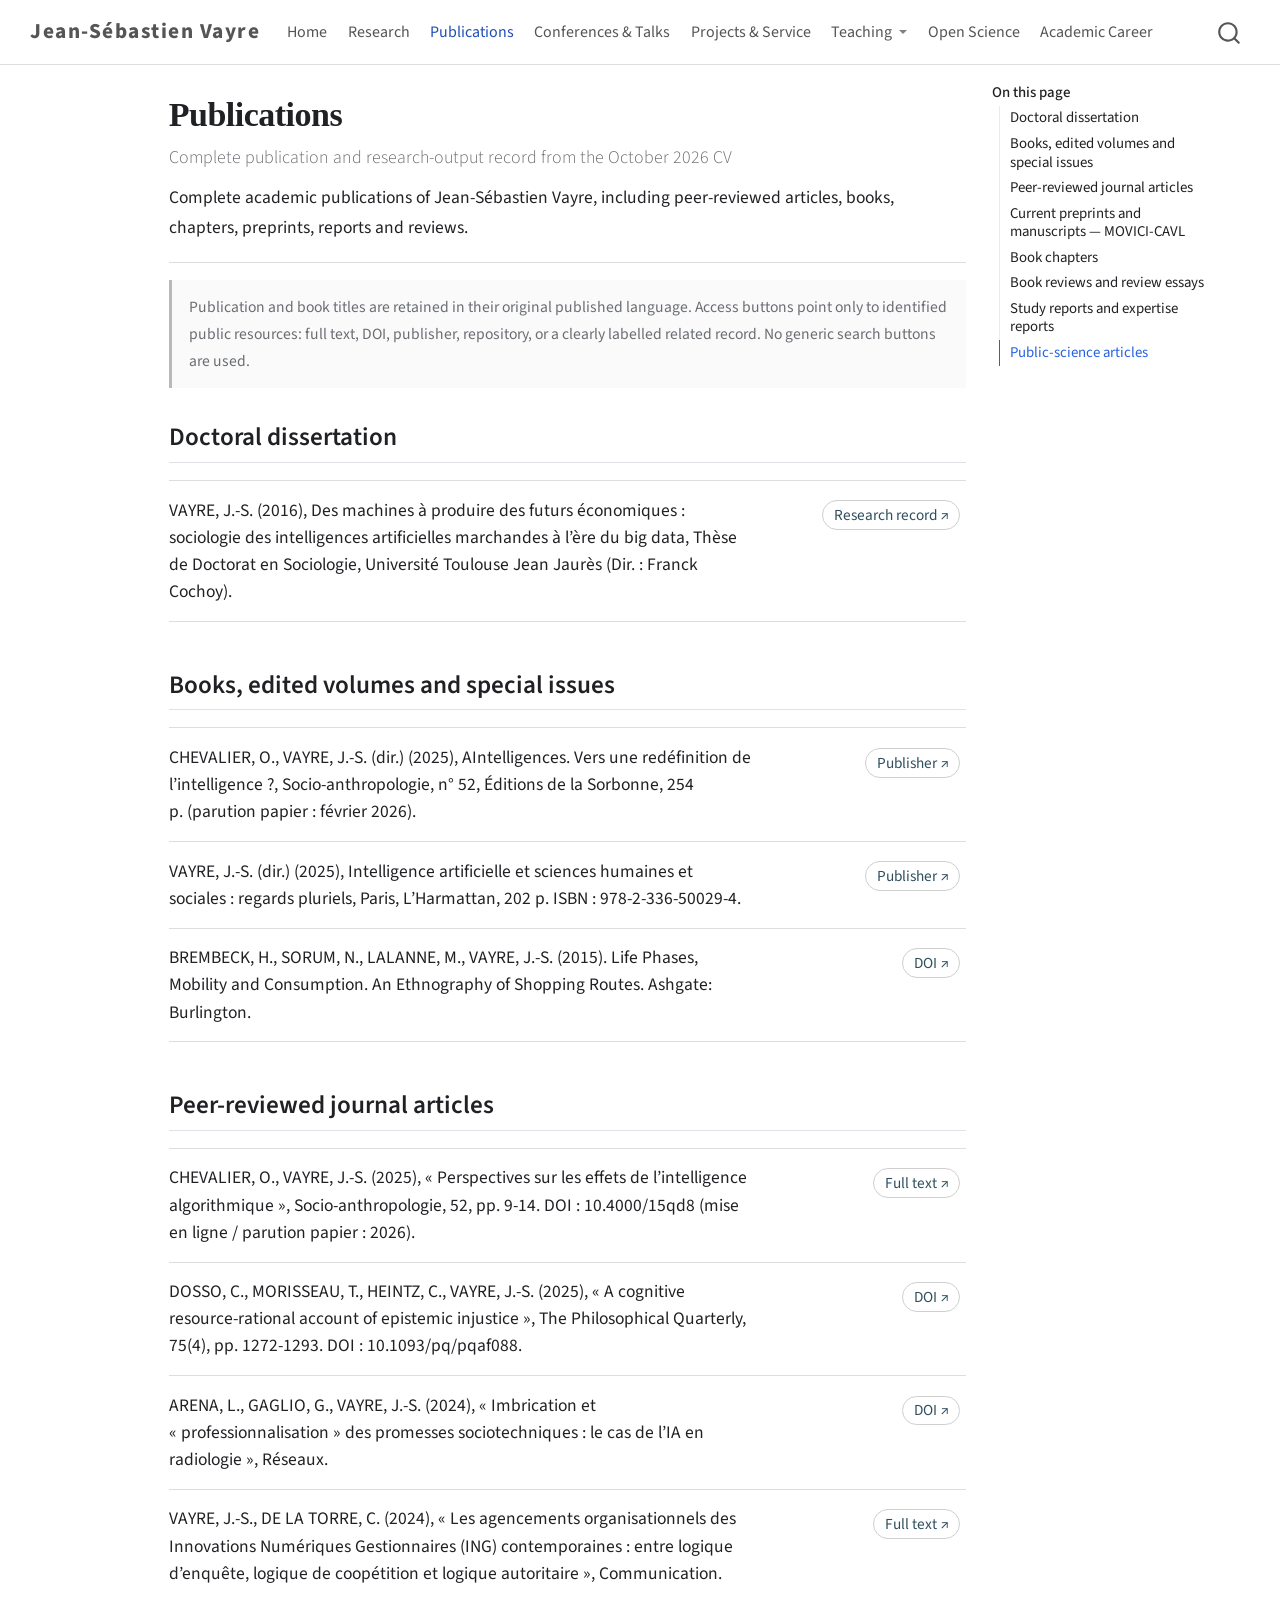
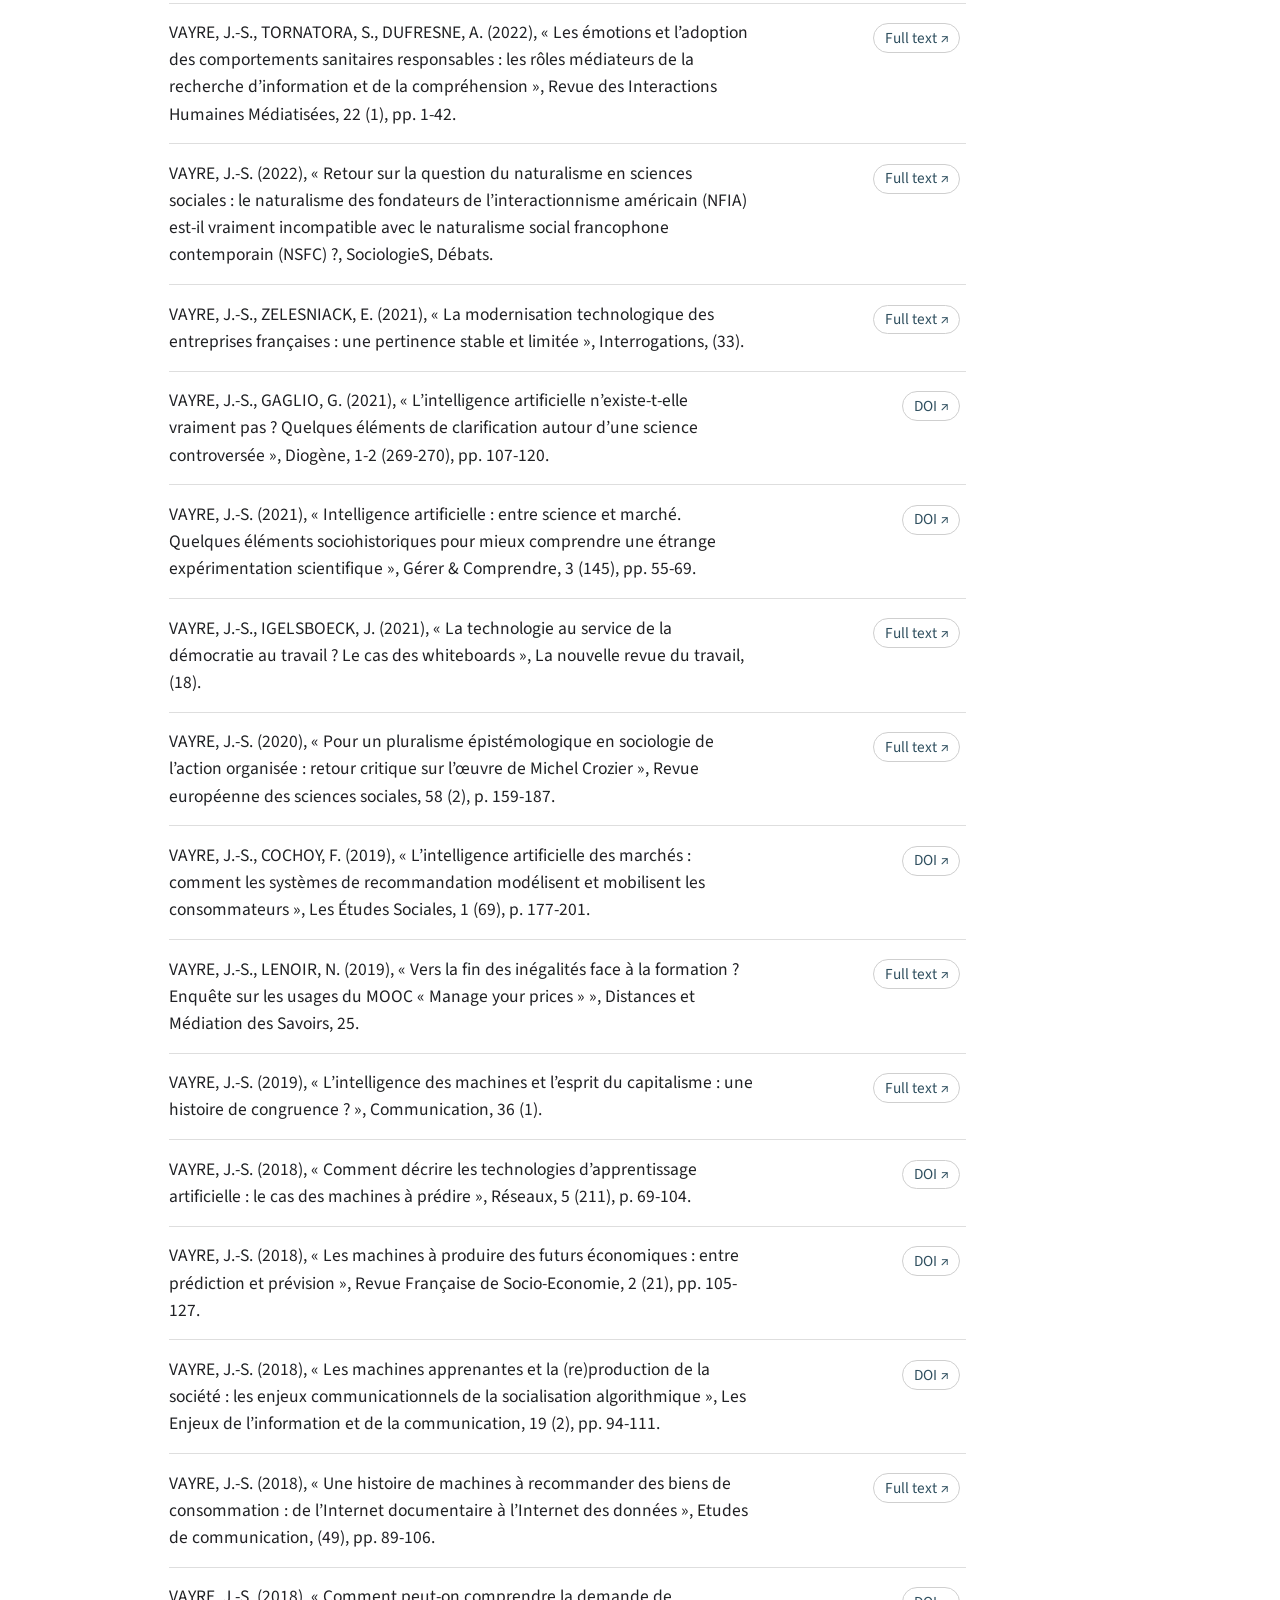
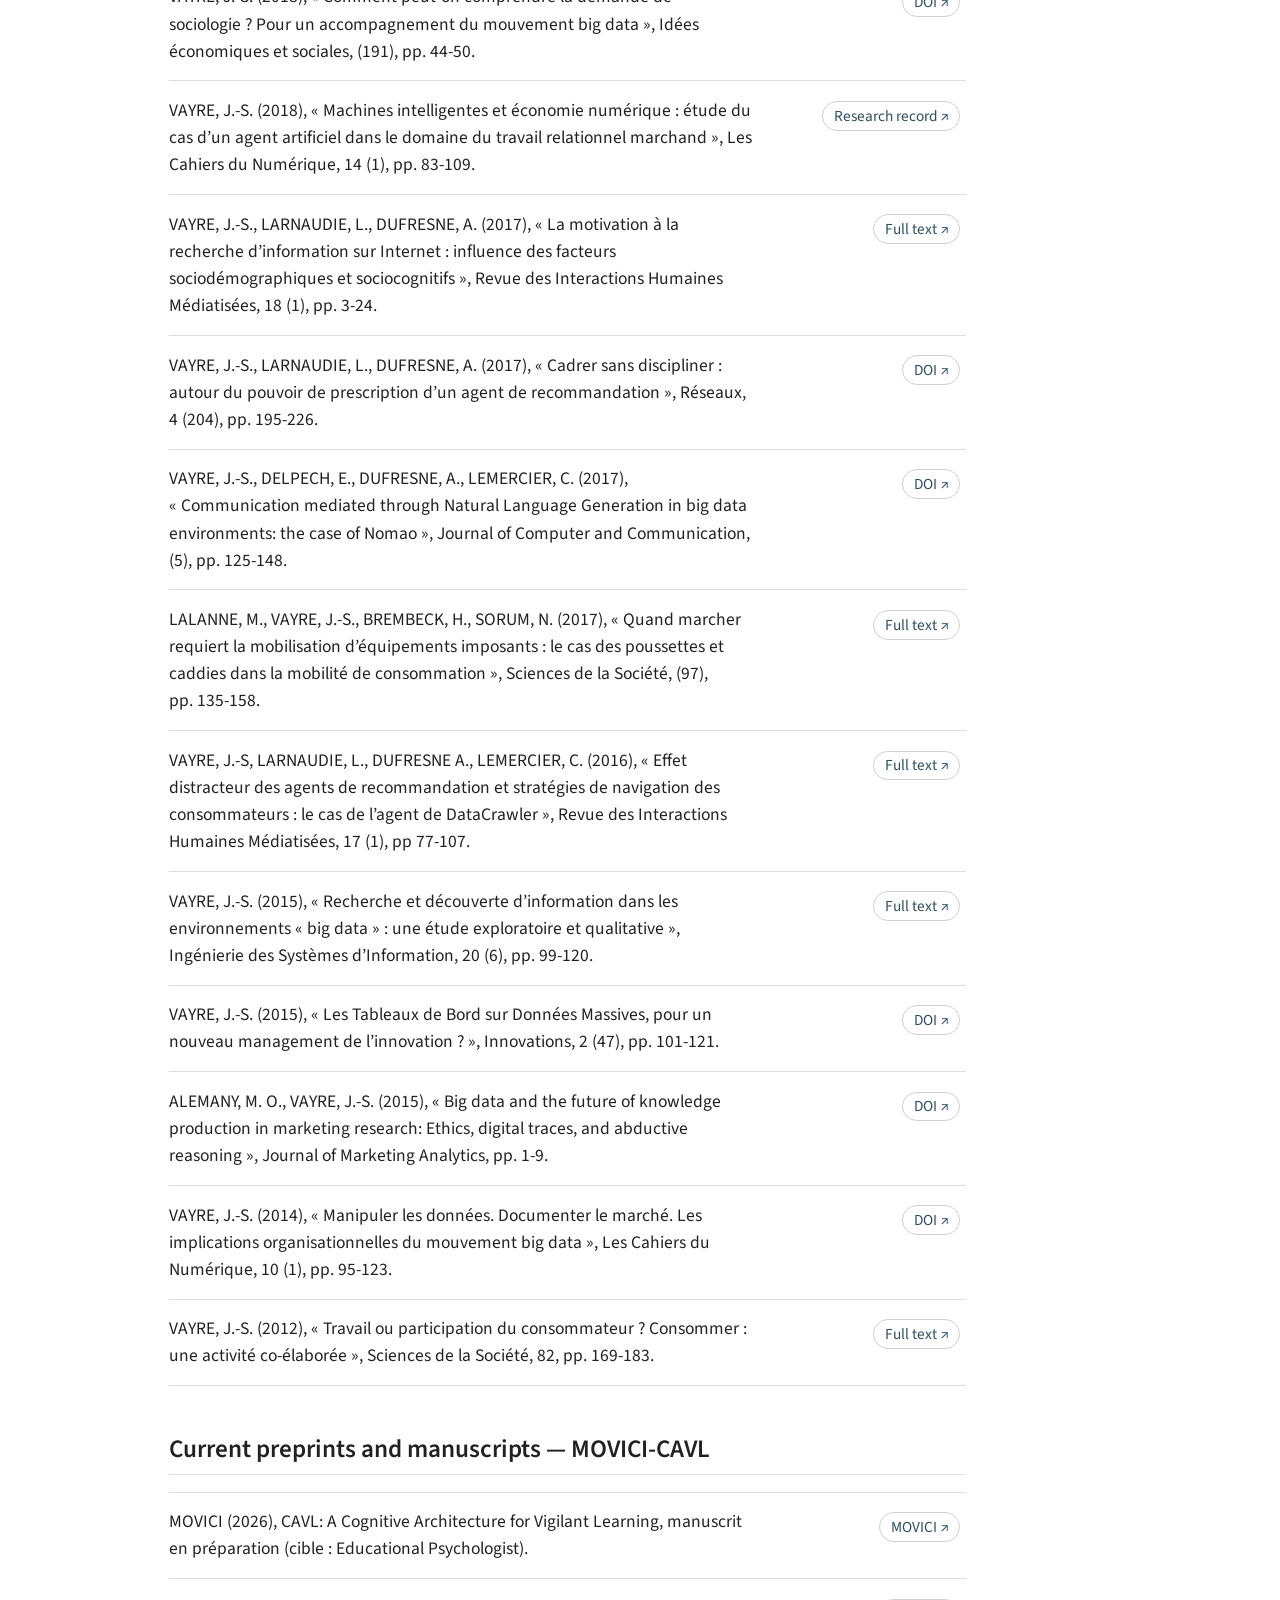
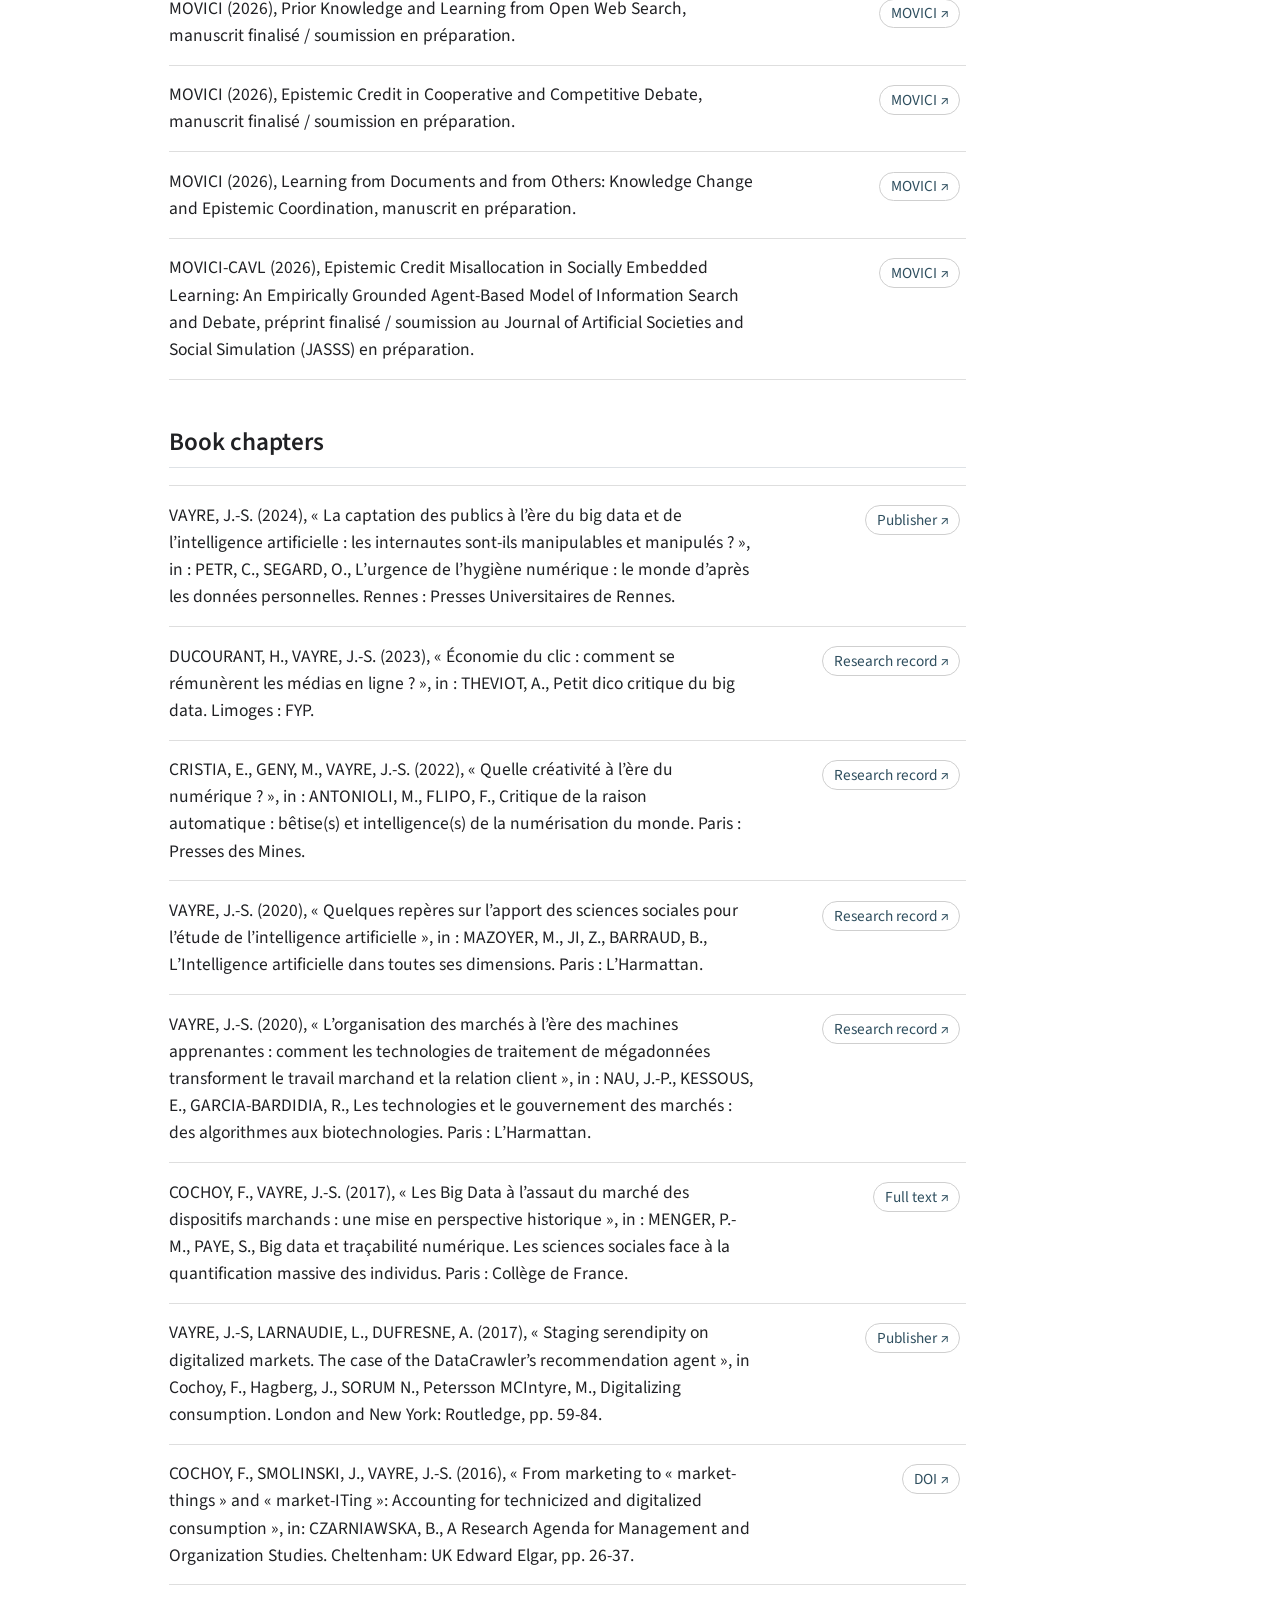
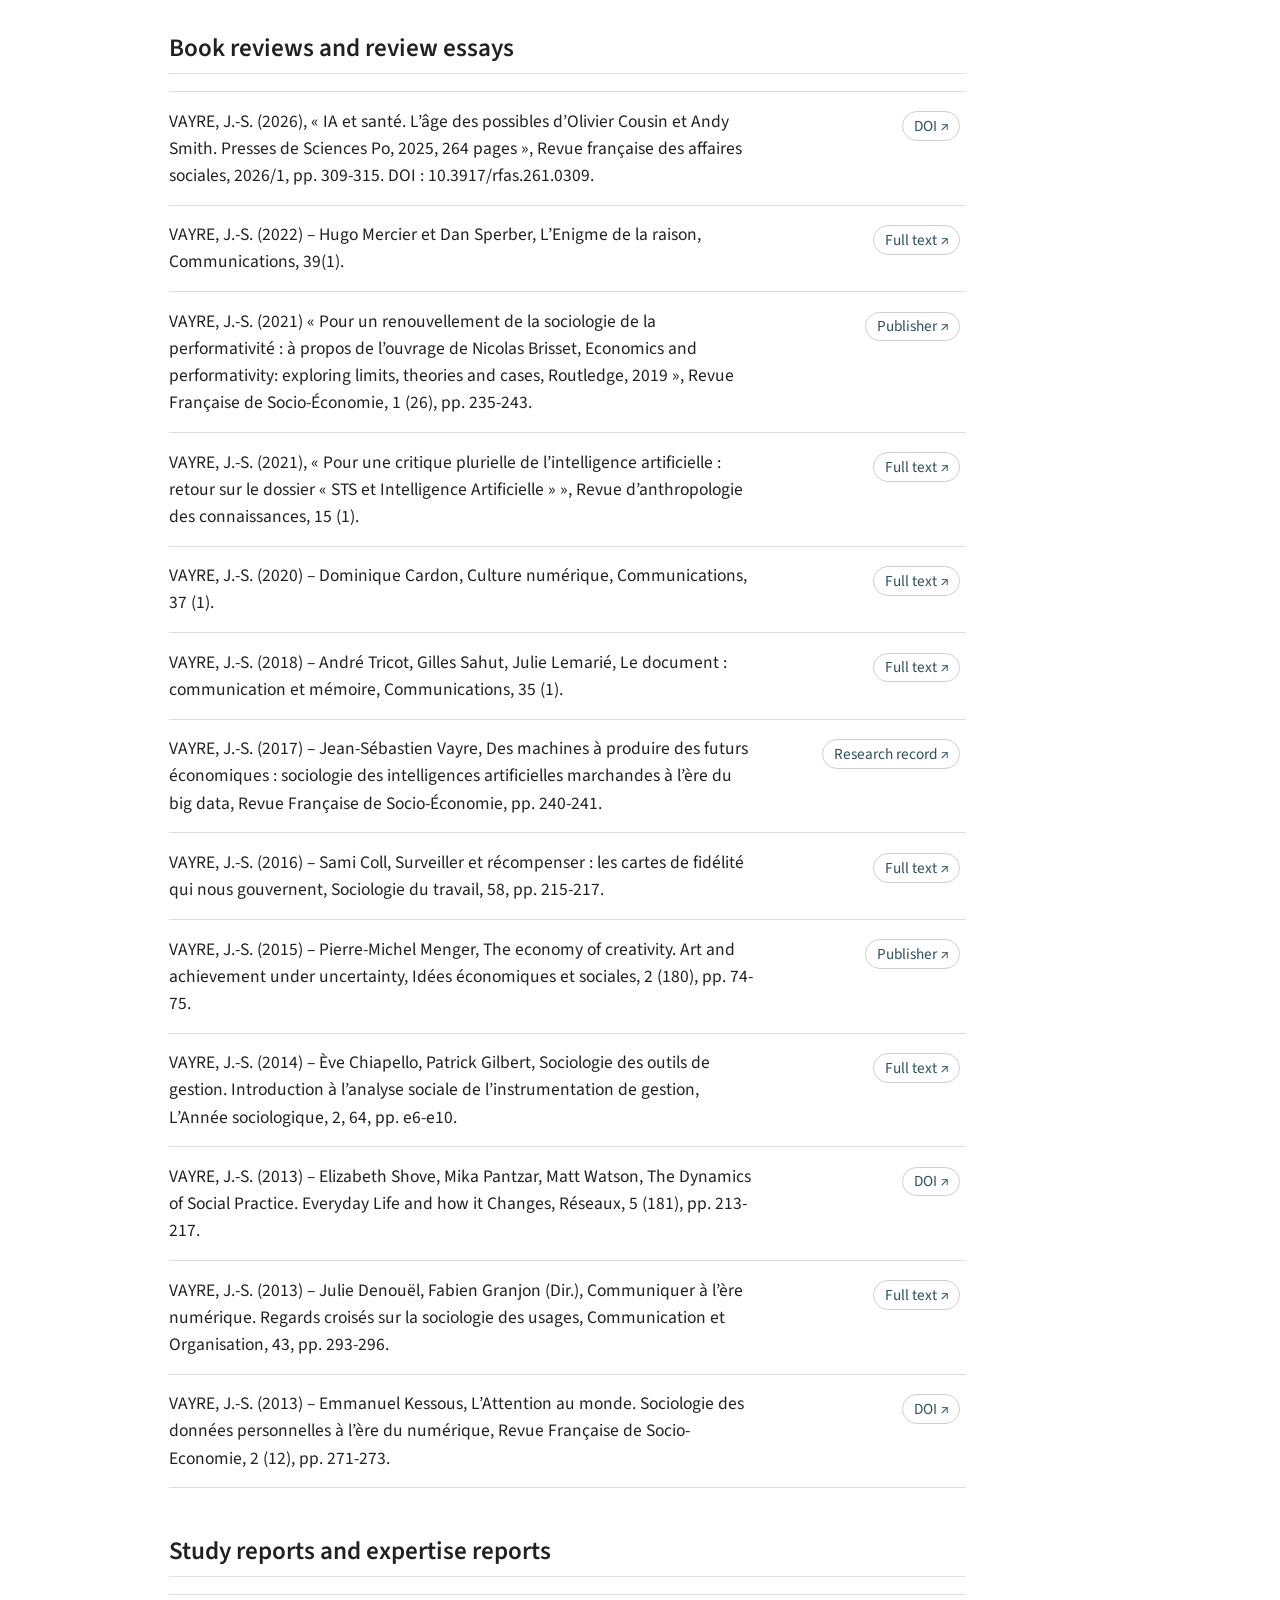
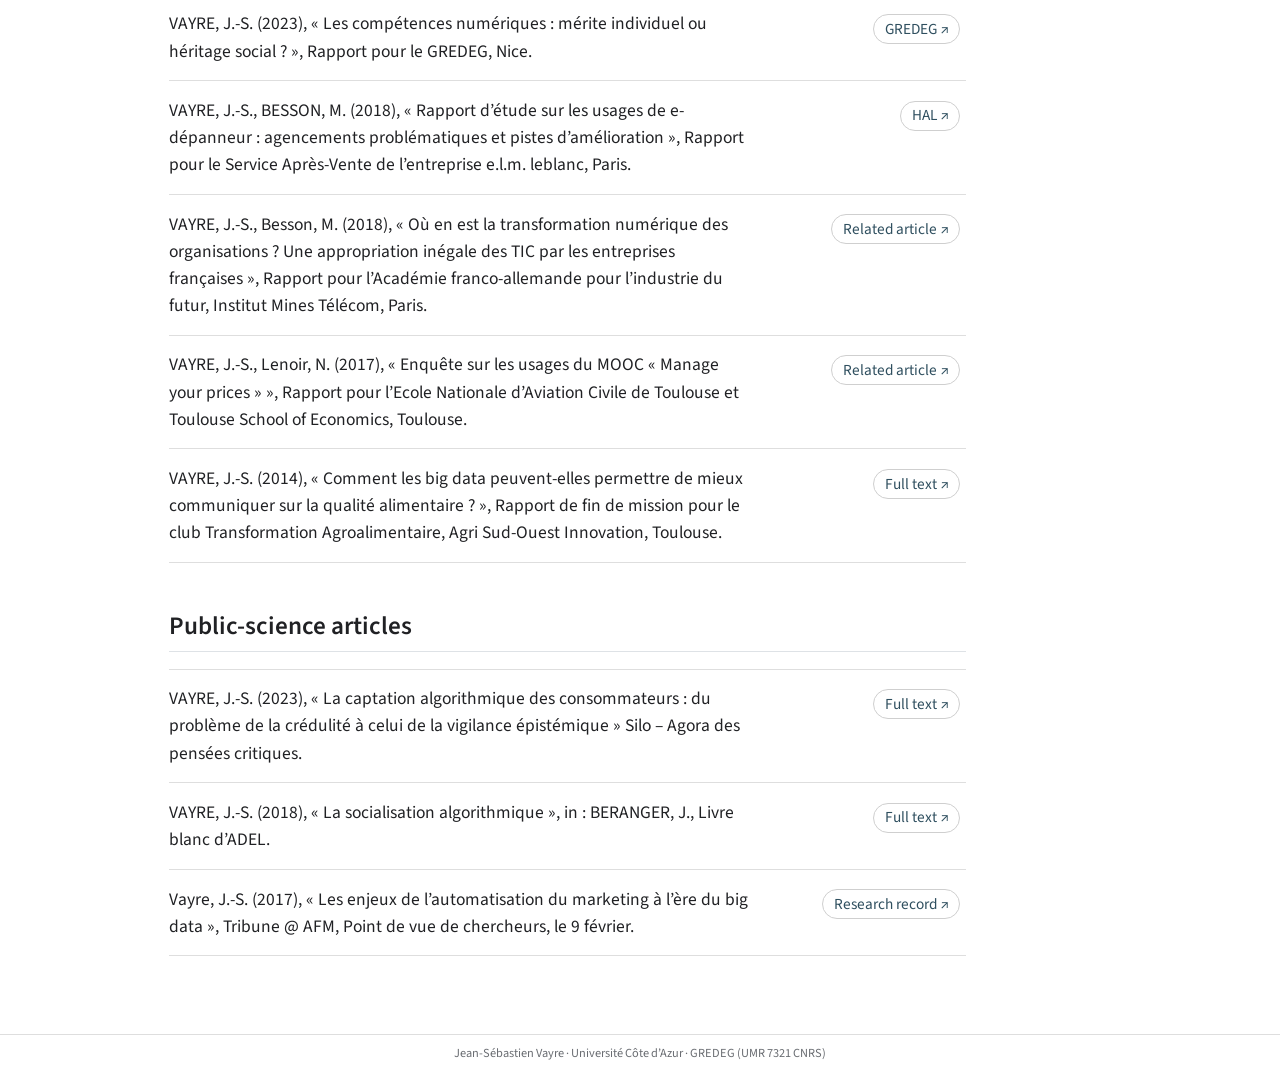
<file: publications.html>
<!DOCTYPE html>
<html xmlns="http://www.w3.org/1999/xhtml" lang="en" xml:lang="en"><head>

<meta charset="utf-8">
<meta name="generator" content="quarto-1.10.18">

<meta name="viewport" content="width=device-width, initial-scale=1.0, user-scalable=yes">

<meta name="description" content="Complete academic publications of Jean-Sébastien Vayre, including peer-reviewed articles, books, chapters, preprints, reports and reviews.">

<title>Publications – Jean-Sébastien Vayre</title>
<style>
/* Default styles provided by pandoc.
** See https://pandoc.org/MANUAL.html#variables-for-html for config info.
*/
span.smallcaps{font-variant: small-caps;}
div.columns{display: flex; gap: 1.5em;}
div.column{flex: auto;}
@media screen {
div.columns{gap: min(4vw, 1.5em);}
div.column{overflow-x: auto;}
}
div.hanging-indent{margin-left: 1.5em; text-indent: -1.5em;}
ul.task-list{list-style: none;}
ul.task-list li input[type="checkbox"] {
  width: 0.8em;
  margin: 0 0.8em 0.2em -1em; /* quarto-specific, see https://github.com/quarto-dev/quarto-cli/issues/4556 */ 
  vertical-align: middle;
}
</style>


<script src="site_libs/quarto-nav/quarto-nav.js"></script>
<script src="site_libs/clipboard/clipboard.min.js"></script>
<script src="site_libs/quarto-search/autocomplete.umd.js"></script>
<script src="site_libs/quarto-search/fuse.min.js"></script>
<script src="site_libs/quarto-search/quarto-search.js"></script>
<meta name="quarto:offset" content="./">
<script src="site_libs/quarto-html/quarto.js" type="module"></script>
<script src="site_libs/quarto-html/tabsets/tabsets.js" type="module"></script>
<script src="site_libs/quarto-html/popper.min.js"></script>
<script src="site_libs/quarto-html/tippy.umd.min.js"></script>
<script src="site_libs/quarto-html/anchor.min.js"></script>
<link href="site_libs/quarto-html/tippy.css" rel="stylesheet">
<link href="site_libs/quarto-html/quarto-syntax-highlighting-64a204ab8560d761af7679ceaba22944.css" rel="stylesheet" id="quarto-text-highlighting-styles">
<script src="site_libs/bootstrap/bootstrap.min.js"></script>
<link href="site_libs/bootstrap/bootstrap-icons.css" rel="stylesheet">
<link href="site_libs/bootstrap/bootstrap-172ba59bd5e0b52282274ba0c0cc16fc.min.css" rel="stylesheet" append-hash="true" id="quarto-bootstrap" data-mode="light">
<script id="quarto-search-options" type="application/json">{
  "location": "navbar",
  "copy-button": false,
  "collapse-after": 3,
  "panel-placement": "end",
  "type": "overlay",
  "limit": 50,
  "keyboard-shortcut": [
    "f",
    "/",
    "s"
  ],
  "show-item-context": false,
  "language": {
    "search-no-results-text": "No results",
    "search-matching-documents-text": "matching documents",
    "search-copy-link-title": "Copy link to search",
    "search-hide-matches-text": "Hide additional matches",
    "search-more-match-text": "more match in this document",
    "search-more-matches-text": "more matches in this document",
    "search-clear-button-title": "Clear",
    "search-text-placeholder": "",
    "search-detached-cancel-button-title": "Cancel",
    "search-submit-button-title": "Submit",
    "search-label": "Search"
  }
}</script>
<style>html{ scroll-behavior: smooth; }</style>
<meta name="robots" content="index, follow, max-snippet:-1, max-image-preview:large">
<meta name="googlebot" content="index, follow, max-snippet:-1, max-image-preview:large">
<script type="application/ld+json">
{
  "@context": "https://schema.org",
  "@graph": [
    {
      "@type": "WebSite",
      "@id": "https://jeansebastienvayre-prog.github.io/#website",
      "url": "https://jeansebastienvayre-prog.github.io/",
      "name": "Jean-Sébastien Vayre",
      "alternateName": ["Jean Sebastien Vayre", "Jean-Sebastien Vayre"],
      "inLanguage": "en"
    },
    {
      "@type": "Person",
      "@id": "https://jeansebastienvayre-prog.github.io/#person",
      "name": "Jean-Sébastien Vayre",
      "alternateName": ["Jean Sebastien Vayre", "Jean-Sebastien Vayre"],
      "url": "https://jeansebastienvayre-prog.github.io/",
      "jobTitle": "Associate Professor of Sociology",
      "affiliation": [
        {
          "@type": "Organization",
          "name": "Université Côte d’Azur",
          "url": "https://univ-cotedazur.fr/"
        },
        {
          "@type": "Organization",
          "name": "GREDEG (UMR 7321 CNRS)",
          "url": "https://gredeg.univ-cotedazur.fr/"
        }
      ],
      "sameAs": [
        "https://univ-cotedazur.fr/jean-sebastien-vayre",
        "https://www.researchgate.net/profile/Jean-Sebastien-Vayre",
        "https://fr.linkedin.com/in/jean-sebastien-vayre-30b54514a",
        "https://jeansebastienvayre-prog.github.io/movici/"
      ],
      "knowsAbout": [
        "Sociology",
        "Artificial intelligence",
        "Digital technologies",
        "Information search",
        "Learning",
        "Epistemic vigilance",
        "Computational social science",
        "Agent-based modelling"
      ]
    }
  ]
}
</script>


<link rel="stylesheet" href="styles.css">
</head>

<body class="nav-fixed quarto-light">

<div id="quarto-search-results"></div>
  <header id="quarto-header" class="headroom fixed-top">
    <nav class="navbar navbar-expand-lg " data-bs-theme="dark">
      <div class="navbar-container container-fluid">
      <div class="navbar-brand-container mx-auto">
    <a class="navbar-brand" href="./index.html">
    <span class="navbar-title">Jean-Sébastien Vayre</span>
    </a>
  </div>
            <div id="quarto-search" class="" title="Search"></div>
          <button class="navbar-toggler" type="button" data-bs-toggle="collapse" data-bs-target="#navbarCollapse" aria-controls="navbarCollapse" role="menu" aria-expanded="false" aria-label="Toggle navigation" onclick="if (window.quartoToggleHeadroom) { window.quartoToggleHeadroom(); }">
  <span class="navbar-toggler-icon"></span>
</button>
          <div class="collapse navbar-collapse" id="navbarCollapse">
            <ul class="navbar-nav navbar-nav-scroll me-auto">
  <li class="nav-item">
    <a class="nav-link" href="./index.html"> 
<span class="menu-text">Home</span></a>
  </li>  
  <li class="nav-item">
    <a class="nav-link" href="./research.html"> 
<span class="menu-text">Research</span></a>
  </li>  
  <li class="nav-item">
    <a class="nav-link active" href="./publications.html" aria-current="page"> 
<span class="menu-text">Publications</span></a>
  </li>  
  <li class="nav-item">
    <a class="nav-link" href="./conferences.html"> 
<span class="menu-text">Conferences &amp; Talks</span></a>
  </li>  
  <li class="nav-item">
    <a class="nav-link" href="./projects-service.html"> 
<span class="menu-text">Projects &amp; Service</span></a>
  </li>  
  <li class="nav-item dropdown ">
    <a class="nav-link dropdown-toggle" href="#" id="nav-menu-teaching" role="link" data-bs-toggle="dropdown" aria-expanded="false">
 <span class="menu-text">Teaching</span>
    </a>
    <ul class="dropdown-menu" aria-labelledby="nav-menu-teaching">    
        <li>
    <a class="dropdown-item" href="./teaching.html">
 <span class="dropdown-text">Teaching Record</span></a>
  </li>  
        <li>
    <a class="dropdown-item" href="./supervision.html">
 <span class="dropdown-text">Supervision &amp; Assessment</span></a>
  </li>  
    </ul>
  </li>
  <li class="nav-item">
    <a class="nav-link" href="./open-science.html"> 
<span class="menu-text">Open Science</span></a>
  </li>  
  <li class="nav-item">
    <a class="nav-link" href="./career.html"> 
<span class="menu-text">Academic Career</span></a>
  </li>  
</ul>
          </div> <!-- /navcollapse -->
            <div class="quarto-navbar-tools">
</div>
      </div> <!-- /container-fluid -->
    </nav>
</header>
<!-- content -->
<div id="quarto-content" class="quarto-container page-columns page-rows-contents page-layout-article page-navbar">
<!-- sidebar -->
<!-- margin-sidebar -->
    <div id="quarto-margin-sidebar" class="sidebar margin-sidebar">
        <nav id="TOC" role="doc-toc" class="toc-active">
    <h2 id="toc-title">On this page</h2>
   
  <ul>
  <li><a href="#doctoral-dissertation" id="toc-doctoral-dissertation" class="nav-link active" data-scroll-target="#doctoral-dissertation">Doctoral dissertation</a></li>
  <li><a href="#books-edited-volumes-and-special-issues" id="toc-books-edited-volumes-and-special-issues" class="nav-link" data-scroll-target="#books-edited-volumes-and-special-issues">Books, edited volumes and special issues</a></li>
  <li><a href="#peer-reviewed-journal-articles" id="toc-peer-reviewed-journal-articles" class="nav-link" data-scroll-target="#peer-reviewed-journal-articles">Peer-reviewed journal articles</a></li>
  <li><a href="#current-preprints-and-manuscripts-movici-cavl" id="toc-current-preprints-and-manuscripts-movici-cavl" class="nav-link" data-scroll-target="#current-preprints-and-manuscripts-movici-cavl">Current preprints and manuscripts — MOVICI-CAVL</a></li>
  <li><a href="#book-chapters" id="toc-book-chapters" class="nav-link" data-scroll-target="#book-chapters">Book chapters</a></li>
  <li><a href="#book-reviews-and-review-essays" id="toc-book-reviews-and-review-essays" class="nav-link" data-scroll-target="#book-reviews-and-review-essays">Book reviews and review essays</a></li>
  <li><a href="#study-reports-and-expertise-reports" id="toc-study-reports-and-expertise-reports" class="nav-link" data-scroll-target="#study-reports-and-expertise-reports">Study reports and expertise reports</a></li>
  <li><a href="#public-science-articles" id="toc-public-science-articles" class="nav-link" data-scroll-target="#public-science-articles">Public-science articles</a></li>
  </ul>
</nav>
    </div>
<!-- main -->
<main class="content" id="quarto-document-content">

<header id="title-block-header" class="quarto-title-block default">
<div class="quarto-title">
<h1 class="title">Publications</h1>
<p class="subtitle lead">Complete publication and research-output record from the October 2026 CV</p>
</div>

<div>
  <div class="description">
    Complete academic publications of Jean-Sébastien Vayre, including peer-reviewed articles, books, chapters, preprints, reports and reviews.
  </div>
</div>


<div class="quarto-title-meta">

    
  
    
  </div>
  


</header>


<div class="note-original">
Publication and book titles are retained in their original published language. Access buttons point only to identified public resources: full text, DOI, publisher, repository, or a clearly labelled related record. No generic search buttons are used.
</div>
<section id="doctoral-dissertation" class="level2">
<h2 class="anchored" data-anchor-id="doctoral-dissertation">Doctoral dissertation</h2>
<div class="record">
<div class="record-text">
VAYRE, J.-S. (2016), Des machines à produire des futurs économiques&nbsp;: sociologie des intelligences artificielles marchandes à l’ère du big data, Thèse de Doctorat en Sociologie, Université Toulouse Jean Jaurès (Dir.&nbsp;: Franck Cochoy).
</div>
<a class="resource-link record-access" href="https://www.researchgate.net/publication/316608828_Jean-Sebastien_Vayre_Des_machines_a_produire_des_futurs_economiques_sociologie_des_intelligences_artificielles_marchandes_a_l%27ere_du_big_data" target="_blank" rel="noopener">Research record ↗</a>
</div>
</section>
<section id="books-edited-volumes-and-special-issues" class="level2">
<h2 class="anchored" data-anchor-id="books-edited-volumes-and-special-issues">Books, edited volumes and special issues</h2>
<div class="record">
<div class="record-text">
CHEVALIER, O., VAYRE, J.-S. (dir.) (2025), AIntelligences. Vers une redéfinition de l’intelligence ?, Socio-anthropologie, n° 52, Éditions de la Sorbonne, 254 p.&nbsp;(parution papier : février 2026).
</div>
<a class="resource-link record-access" href="https://www.editionsdelasorbonne.fr/produit/1176/9791035110864/aintelligences" target="_blank" rel="noopener">Publisher ↗</a>
</div>
<div class="record">
<div class="record-text">
VAYRE, J.-S. (dir.) (2025), Intelligence artificielle et sciences humaines et sociales : regards pluriels, Paris, L’Harmattan, 202 p.&nbsp;ISBN : 978-2-336-50029-4.
</div>
<a class="resource-link record-access" href="https://www.editions-harmattan.fr/catalogue/livre/intelligence-artificielle-et-sciences-humaines-et-sociales/78929" target="_blank" rel="noopener">Publisher ↗</a>
</div>
<div class="record">
<div class="record-text">
BREMBECK, H., SORUM, N., LALANNE, M., VAYRE, J.-S. (2015). Life Phases, Mobility and Consumption. An Ethnography of Shopping Routes. Ashgate: Burlington.
</div>
<a class="resource-link record-access" href="https://doi.org/10.4324/9781315592367" target="_blank" rel="noopener">DOI ↗</a>
</div>
</section>
<section id="peer-reviewed-journal-articles" class="level2">
<h2 class="anchored" data-anchor-id="peer-reviewed-journal-articles">Peer-reviewed journal articles</h2>
<div class="record">
<div class="record-text">
CHEVALIER, O., VAYRE, J.-S. (2025), « Perspectives sur les effets de l’intelligence algorithmique », Socio-anthropologie, 52, pp.&nbsp;9-14. DOI : 10.4000/15qd8 (mise en ligne / parution papier : 2026).
</div>
<a class="resource-link record-access" href="https://journals.openedition.org/socio-anthropologie/20690" target="_blank" rel="noopener">Full text ↗</a>
</div>
<div class="record">
<div class="record-text">
DOSSO, C., MORISSEAU, T., HEINTZ, C., VAYRE, J.-S. (2025), « A cognitive resource-rational account of epistemic injustice », The Philosophical Quarterly, 75(4), pp.&nbsp;1272-1293. DOI : 10.1093/pq/pqaf088.
</div>
<a class="resource-link record-access" href="https://doi.org/10.1093/pq/pqaf088" target="_blank" rel="noopener">DOI ↗</a>
</div>
<div class="record">
<div class="record-text">
ARENA, L., GAGLIO, G., VAYRE, J.-S. (2024), «&nbsp;Imbrication et «&nbsp;professionnalisation&nbsp;» des promesses sociotechniques&nbsp;: le cas de l’IA en radiologie&nbsp;», Réseaux.
</div>
<a class="resource-link record-access" href="https://doi.org/10.3917/res.248.0033" target="_blank" rel="noopener">DOI ↗</a>
</div>
<div class="record">
<div class="record-text">
VAYRE, J.-S., DE LA TORRE, C. (2024), «&nbsp;Les agencements organisationnels des Innovations Numériques Gestionnaires (ING) contemporaines : entre logique d’enquête, logique de coopétition et logique autoritaire&nbsp;», Communication.
</div>
<a class="resource-link record-access" href="https://doi.org/10.4000/127l5" target="_blank" rel="noopener">Full text ↗</a>
</div>
<div class="record">
<div class="record-text">
VAYRE, J.-S., TORNATORA, S., DUFRESNE, A. (2022), «&nbsp;Les émotions et l’adoption des comportements sanitaires responsables&nbsp;: les rôles médiateurs de la recherche d’information et de la compréhension&nbsp;», Revue des Interactions Humaines Médiatisées, 22 (1), pp.&nbsp;1-42.
</div>
<a class="resource-link record-access" href="https://www.europia.org/RIHM/V22N1/1-RIHM22%281%29-Vayre.pdf" target="_blank" rel="noopener">Full text ↗</a>
</div>
<div class="record">
<div class="record-text">
VAYRE, J.-S. (2022), «&nbsp;Retour sur la question du naturalisme en sciences sociales&nbsp;: le naturalisme des fondateurs de l’interactionnisme américain (NFIA) est-il vraiment incompatible avec le naturalisme social francophone contemporain (NSFC)&nbsp;?, SociologieS, Débats.
</div>
<a class="resource-link record-access" href="https://doi.org/10.4000/sociologies.19143" target="_blank" rel="noopener">Full text ↗</a>
</div>
<div class="record">
<div class="record-text">
VAYRE, J.-S., ZELESNIACK, E. (2021), «&nbsp;La modernisation technologique des entreprises françaises&nbsp;: une pertinence stable et limitée&nbsp;», Interrogations, (33).
</div>
<a class="resource-link record-access" href="https://www.revue-interrogations.org/La-modernisation-technologique-des" target="_blank" rel="noopener">Full text ↗</a>
</div>
<div class="record">
<div class="record-text">
VAYRE, J.-S., GAGLIO, G. (2021), «&nbsp;L’intelligence artificielle n’existe-t-elle vraiment pas&nbsp;? Quelques éléments de clarification autour d’une science controversée&nbsp;», Diogène, 1-2 (269-270), pp.&nbsp;107-120.
</div>
<a class="resource-link record-access" href="https://doi.org/10.3917/dio.269.0107" target="_blank" rel="noopener">DOI ↗</a>
</div>
<div class="record">
<div class="record-text">
VAYRE, J.-S. (2021), «&nbsp;Intelligence artificielle&nbsp;: entre science et marché. Quelques éléments sociohistoriques pour mieux comprendre une étrange expérimentation scientifique&nbsp;», Gérer &amp; Comprendre, 3 (145), pp.&nbsp;55-69.
</div>
<a class="resource-link record-access" href="https://doi.org/10.3917/geco1.145.0055" target="_blank" rel="noopener">DOI ↗</a>
</div>
<div class="record">
<div class="record-text">
VAYRE, J.-S., IGELSBOECK, J. (2021), «&nbsp;La technologie au service de la démocratie au travail&nbsp;? Le cas des whiteboards&nbsp;», La nouvelle revue du travail, (18).
</div>
<a class="resource-link record-access" href="https://doi.org/10.4000/nrt.8773" target="_blank" rel="noopener">Full text ↗</a>
</div>
<div class="record">
<div class="record-text">
VAYRE, J.-S. (2020), «&nbsp;Pour un pluralisme épistémologique en sociologie de l’action organisée&nbsp;: retour critique sur l’œuvre de Michel Crozier&nbsp;», Revue européenne des sciences sociales, 58 (2), p.&nbsp;159-187.
</div>
<a class="resource-link record-access" href="https://doi.org/10.4000/ress.6838" target="_blank" rel="noopener">Full text ↗</a>
</div>
<div class="record">
<div class="record-text">
VAYRE, J.-S., COCHOY, F. (2019), «&nbsp;L’intelligence artificielle des marchés&nbsp;: comment les systèmes de recommandation modélisent et mobilisent les consommateurs&nbsp;», Les Études Sociales, 1 (69), p.&nbsp;177-201.
</div>
<a class="resource-link record-access" href="https://doi.org/10.3917/etsoc.169.0177" target="_blank" rel="noopener">DOI ↗</a>
</div>
<div class="record">
<div class="record-text">
VAYRE, J.-S., LENOIR, N. (2019), «&nbsp;Vers la fin des inégalités face à la formation&nbsp;? Enquête sur les usages du MOOC «&nbsp;Manage your prices&nbsp;»&nbsp;», Distances et Médiation des Savoirs, 25.
</div>
<a class="resource-link record-access" href="https://journals.openedition.org/dms/3361" target="_blank" rel="noopener">Full text ↗</a>
</div>
<div class="record">
<div class="record-text">
VAYRE, J.-S. (2019), «&nbsp;L’intelligence des machines et l’esprit du capitalisme&nbsp;: une histoire de congruence&nbsp;?&nbsp;», Communication, 36 (1).
</div>
<a class="resource-link record-access" href="https://doi.org/10.4000/communication.9726" target="_blank" rel="noopener">Full text ↗</a>
</div>
<div class="record">
<div class="record-text">
VAYRE, J.-S. (2018), «&nbsp;Comment décrire les technologies d’apprentissage artificielle&nbsp;: le cas des machines à prédire&nbsp;», Réseaux, 5 (211), p.&nbsp;69-104.
</div>
<a class="resource-link record-access" href="https://doi.org/10.3917/res.211.0069" target="_blank" rel="noopener">DOI ↗</a>
</div>
<div class="record">
<div class="record-text">
VAYRE, J.-S. (2018), «&nbsp;Les machines à produire des futurs économiques&nbsp;: entre prédiction et prévision&nbsp;», Revue Française de Socio-Economie, 2 (21), pp.&nbsp;105-127.
</div>
<a class="resource-link record-access" href="https://doi.org/10.3917/rfse.021.0105" target="_blank" rel="noopener">DOI ↗</a>
</div>
<div class="record">
<div class="record-text">
VAYRE, J.-S. (2018), «&nbsp;Les machines apprenantes et la (re)production de la société&nbsp;: les enjeux communicationnels de la socialisation algorithmique&nbsp;», Les Enjeux de l’information et de la communication, 19 (2), pp.&nbsp;94-111.
</div>
<a class="resource-link record-access" href="https://doi.org/10.3917/enic.025.0093" target="_blank" rel="noopener">DOI ↗</a>
</div>
<div class="record">
<div class="record-text">
VAYRE, J.-S. (2018), «&nbsp;Une histoire de machines à recommander des biens de consommation&nbsp;: de l’Internet documentaire à l’Internet des données&nbsp;», Etudes de communication, (49), pp.&nbsp;89-106.
</div>
<a class="resource-link record-access" href="https://doi.org/10.4000/edc.7178" target="_blank" rel="noopener">Full text ↗</a>
</div>
<div class="record">
<div class="record-text">
VAYRE, J.-S. (2018), «&nbsp;Comment peut-on comprendre la demande de sociologie&nbsp;? Pour un accompagnement du mouvement big data&nbsp;», Idées économiques et sociales, (191), pp.&nbsp;44-50.
</div>
<a class="resource-link record-access" href="https://doi.org/10.3917/idee.191.0044" target="_blank" rel="noopener">DOI ↗</a>
</div>
<div class="record">
<div class="record-text">
VAYRE, J.-S. (2018), «&nbsp;Machines intelligentes et économie numérique&nbsp;: étude du cas d’un agent artificiel dans le domaine du travail relationnel marchand&nbsp;», Les Cahiers du Numérique, 14 (1), pp.&nbsp;83-109.
</div>
<a class="resource-link record-access" href="https://www.researchgate.net/publication/323642592_Machines_intelligentes_et_economie_numerique_Etude_du_cas_d%27un_agent_artificiel_dans_le_domaine_du_travail_relationnel_marchand" target="_blank" rel="noopener">Research record ↗</a>
</div>
<div class="record">
<div class="record-text">
VAYRE, J.-S., LARNAUDIE, L., DUFRESNE, A. (2017), «&nbsp;La motivation à la recherche d’information sur Internet&nbsp;: influence des facteurs sociodémographiques et sociocognitifs&nbsp;», Revue des Interactions Humaines Médiatisées, 18 (1), pp.&nbsp;3-24.
</div>
<a class="resource-link record-access" href="https://europia.org/RIHM/V18N1/1-RIHM18%28N18V1%29-Vayre.pdf" target="_blank" rel="noopener">Full text ↗</a>
</div>
<div class="record">
<div class="record-text">
VAYRE, J.-S., LARNAUDIE, L., DUFRESNE, A. (2017), «&nbsp;Cadrer sans discipliner&nbsp;: autour du pouvoir de prescription d’un agent de recommandation&nbsp;», Réseaux, 4 (204), pp.&nbsp;195-226.
</div>
<a class="resource-link record-access" href="https://doi.org/10.3917/res.204.0195" target="_blank" rel="noopener">DOI ↗</a>
</div>
<div class="record">
<div class="record-text">
VAYRE, J.-S., DELPECH, E., DUFRESNE, A., LEMERCIER, C. (2017), «&nbsp;Communication mediated through Natural Language Generation in big data environments: the case of Nomao&nbsp;», Journal of Computer and Communication, (5), pp.&nbsp;125-148.
</div>
<a class="resource-link record-access" href="https://doi.org/10.4236/jcc.2017.56008" target="_blank" rel="noopener">DOI ↗</a>
</div>
<div class="record">
<div class="record-text">
LALANNE, M., VAYRE, J.-S., BREMBECK, H., SORUM, N. (2017), «&nbsp;Quand marcher requiert la mobilisation d’équipements imposants&nbsp;: le cas des poussettes et caddies dans la mobilité de consommation&nbsp;», Sciences de la Société, (97), pp.&nbsp;135-158.
</div>
<a class="resource-link record-access" href="https://doi.org/10.4000/sds.4195" target="_blank" rel="noopener">Full text ↗</a>
</div>
<div class="record">
<div class="record-text">
VAYRE, J.-S, LARNAUDIE, L., DUFRESNE A., LEMERCIER, C. (2016), «&nbsp;Effet distracteur des agents de recommandation et stratégies de navigation des consommateurs&nbsp;: le cas de l’agent de DataCrawler&nbsp;», Revue des Interactions Humaines Médiatisées, 17 (1), pp 77-107.
</div>
<a class="resource-link record-access" href="https://europia.org/RIHM/V17N1/RIHM17%281%29-Vayre.pdf" target="_blank" rel="noopener">Full text ↗</a>
</div>
<div class="record">
<div class="record-text">
VAYRE, J.-S. (2015), «&nbsp;Recherche et découverte d’information dans les environnements «&nbsp;big data&nbsp;»&nbsp;: une étude exploratoire et qualitative&nbsp;», Ingénierie des Systèmes d’Information, 20 (6), pp.&nbsp;99-120.
</div>
<a class="resource-link record-access" href="https://www.researchgate.net/publication/283328918_Recherche_et_decouverte_d%27information_dans_les_environnements_big_data_Une_etude_exploratoire_et_qualitative" target="_blank" rel="noopener">Full text ↗</a>
</div>
<div class="record">
<div class="record-text">
VAYRE, J.-S. (2015), «&nbsp;Les Tableaux de Bord sur Données Massives, pour un nouveau management de l’innovation&nbsp;?&nbsp;», Innovations, 2 (47), pp.&nbsp;101-121.
</div>
<a class="resource-link record-access" href="https://doi.org/10.3917/inno.047.0101" target="_blank" rel="noopener">DOI ↗</a>
</div>
<div class="record">
<div class="record-text">
ALEMANY, M. O., VAYRE, J.-S. (2015), «&nbsp;Big data and the future of knowledge production in marketing research: Ethics, digital traces, and abductive reasoning&nbsp;», Journal of Marketing Analytics, pp.&nbsp;1-9.
</div>
<a class="resource-link record-access" href="https://doi.org/10.1057/jma.2015.1" target="_blank" rel="noopener">DOI ↗</a>
</div>
<div class="record">
<div class="record-text">
VAYRE, J.-S. (2014), «&nbsp;Manipuler les données. Documenter le marché. Les implications organisationnelles du mouvement big data&nbsp;», Les Cahiers du Numérique, 10 (1), pp.&nbsp;95-123.
</div>
<a class="resource-link record-access" href="https://doi.org/10.3166/lcn.10.1.95-125" target="_blank" rel="noopener">DOI ↗</a>
</div>
<div class="record">
<div class="record-text">
VAYRE, J.-S. (2012), «&nbsp;Travail ou participation du consommateur&nbsp;? Consommer&nbsp;: une activité co-élaborée&nbsp;», Sciences de la Société, 82, pp.&nbsp;169-183.
</div>
<a class="resource-link record-access" href="https://doi.org/10.4000/sds.2088" target="_blank" rel="noopener">Full text ↗</a>
</div>
</section>
<section id="current-preprints-and-manuscripts-movici-cavl" class="level2">
<h2 class="anchored" data-anchor-id="current-preprints-and-manuscripts-movici-cavl">Current preprints and manuscripts — MOVICI-CAVL</h2>
<div class="record">
<div class="record-text">
MOVICI (2026), CAVL: A Cognitive Architecture for Vigilant Learning, manuscrit en préparation (cible : Educational Psychologist).
</div>
<a class="resource-link record-access" href="https://jeansebastienvayre-prog.github.io/movici/working-papers/wp01-cavl/" target="_blank" rel="noopener">MOVICI ↗</a>
</div>
<div class="record">
<div class="record-text">
MOVICI (2026), Prior Knowledge and Learning from Open Web Search, manuscrit finalisé / soumission en préparation.
</div>
<a class="resource-link record-access" href="https://jeansebastienvayre-prog.github.io/movici/working-papers/wp02-information-search/" target="_blank" rel="noopener">MOVICI ↗</a>
</div>
<div class="record">
<div class="record-text">
MOVICI (2026), Epistemic Credit in Cooperative and Competitive Debate, manuscrit finalisé / soumission en préparation.
</div>
<a class="resource-link record-access" href="https://jeansebastienvayre-prog.github.io/movici/working-papers/wp03-debate/" target="_blank" rel="noopener">MOVICI ↗</a>
</div>
<div class="record">
<div class="record-text">
MOVICI (2026), Learning from Documents and from Others: Knowledge Change and Epistemic Coordination, manuscrit en préparation.
</div>
<a class="resource-link record-access" href="https://jeansebastienvayre-prog.github.io/movici/working-papers/wp04-search-debate/" target="_blank" rel="noopener">MOVICI ↗</a>
</div>
<div class="record">
<div class="record-text">
MOVICI-CAVL (2026), Epistemic Credit Misallocation in Socially Embedded Learning: An Empirically Grounded Agent-Based Model of Information Search and Debate, préprint finalisé / soumission au Journal of Artificial Societies and Social Simulation (JASSS) en préparation.
</div>
<a class="resource-link record-access" href="https://jeansebastienvayre-prog.github.io/movici/working-papers/wp05-agent-based-model/" target="_blank" rel="noopener">MOVICI ↗</a>
</div>
</section>
<section id="book-chapters" class="level2">
<h2 class="anchored" data-anchor-id="book-chapters">Book chapters</h2>
<div class="record">
<div class="record-text">
VAYRE, J.-S. (2024), «&nbsp;La captation des publics à l’ère du big data et de l’intelligence artificielle&nbsp;: les internautes sont-ils manipulables et manipulés&nbsp;?&nbsp;», in&nbsp;: PETR, C., SEGARD, O., L’urgence de l’hygiène numérique&nbsp;: le monde d’après les données personnelles. Rennes&nbsp;: Presses Universitaires de Rennes.
</div>
<a class="resource-link record-access" href="https://pur-editions.fr/product/9890/le-droit-a-la-vie-privee" target="_blank" rel="noopener">Publisher ↗</a>
</div>
<div class="record">
<div class="record-text">
DUCOURANT, H., VAYRE, J.-S. (2023), «&nbsp;Économie du clic&nbsp;: comment se rémunèrent les médias en ligne&nbsp;?&nbsp;», in&nbsp;: THEVIOT, A., Petit dico critique du big data. Limoges&nbsp;: FYP.
</div>
<a class="resource-link record-access" href="https://www.researchgate.net/publication/378907872_Economie_du_clic_comment_se_remunerent_les_medias_en_ligne" target="_blank" rel="noopener">Research record ↗</a>
</div>
<div class="record">
<div class="record-text">
CRISTIA, E., GENY, M., VAYRE, J.-S. (2022), «&nbsp;Quelle créativité à l’ère du numérique&nbsp;?&nbsp;», in&nbsp;: ANTONIOLI, M., FLIPO, F., Critique de la raison automatique&nbsp;: bêtise(s) et intelligence(s) de la numérisation du monde. Paris&nbsp;: Presses des Mines.
</div>
<a class="resource-link record-access" href="https://www.researchgate.net/publication/363520247_Quelle_creativite_a_l%27ere_du_numerique" target="_blank" rel="noopener">Research record ↗</a>
</div>
<div class="record">
<div class="record-text">
VAYRE, J.-S. (2020), «&nbsp;Quelques repères sur l’apport des sciences sociales pour l’étude de l’intelligence artificielle&nbsp;», in&nbsp;: MAZOYER, M., JI, Z., BARRAUD, B., L’Intelligence artificielle dans toutes ses dimensions. Paris&nbsp;: L’Harmattan.
</div>
<a class="resource-link record-access" href="https://www.researchgate.net/publication/340454200_Quelques_reperes_sur_l%27apport_des_sciences_sociales_pour_l%27etude_de_l%27intelligence_artificielle" target="_blank" rel="noopener">Research record ↗</a>
</div>
<div class="record">
<div class="record-text">
VAYRE, J.-S. (2020), «&nbsp;L’organisation des marchés à l’ère des machines apprenantes&nbsp;: comment les technologies de traitement de mégadonnées transforment le travail marchand et la relation client&nbsp;», in&nbsp;: NAU, J.-P., KESSOUS, E., GARCIA-BARDIDIA, R., Les technologies et le gouvernement des marchés&nbsp;: des algorithmes aux biotechnologies. Paris&nbsp;: L’Harmattan.
</div>
<a class="resource-link record-access" href="https://www.researchgate.net/publication/340454251_L%27organisation_des_marches_a_l%27ere_des_machines_apprenantes_comment_les_technologies_de_traitement_de_megadonnees_transforment_le_travail_marchand_et_la_relation_client" target="_blank" rel="noopener">Research record ↗</a>
</div>
<div class="record">
<div class="record-text">
COCHOY, F., VAYRE, J.-S. (2017), «&nbsp;Les Big Data à l’assaut du marché des dispositifs marchands&nbsp;: une mise en perspective historique&nbsp;», in&nbsp;: MENGER, P.-M., PAYE, S., Big data et traçabilité numérique. Les sciences sociales face à la quantification massive des individus. Paris&nbsp;: Collège de France.
</div>
<a class="resource-link record-access" href="https://doi.org/10.4000/books.cdf.4992" target="_blank" rel="noopener">Full text ↗</a>
</div>
<div class="record">
<div class="record-text">
VAYRE, J.-S, LARNAUDIE, L., DUFRESNE, A. (2017), «&nbsp;Staging serendipity on digitalized markets. The case of the DataCrawler’s recommendation agent&nbsp;», in Cochoy, F., Hagberg, J., SORUM N., Petersson MCIntyre, M., Digitalizing consumption. London and New York: Routledge, pp.&nbsp;59-84.
</div>
<a class="resource-link record-access" href="https://www.routledge.com/Digitalizing-Consumption-How-devices-shape-consumer-culture/Cochoy-Hagberg-McIntyre-Sorum/p/book/9781138124899" target="_blank" rel="noopener">Publisher ↗</a>
</div>
<div class="record">
<div class="record-text">
COCHOY, F., SMOLINSKI, J., VAYRE, J.-S. (2016), «&nbsp;From marketing to «&nbsp;market-things&nbsp;» and «&nbsp;market-ITing&nbsp;»: Accounting for technicized and digitalized consumption&nbsp;», in: CZARNIAWSKA, B., A Research Agenda for Management and Organization Studies. Cheltenham: UK Edward Elgar, pp.&nbsp;26-37.
</div>
<a class="resource-link record-access" href="https://doi.org/10.4337/9781784717025.00008" target="_blank" rel="noopener">DOI ↗</a>
</div>
</section>
<section id="book-reviews-and-review-essays" class="level2">
<h2 class="anchored" data-anchor-id="book-reviews-and-review-essays">Book reviews and review essays</h2>
<div class="record">
<div class="record-text">
VAYRE, J.-S. (2026), « IA et santé. L’âge des possibles d’Olivier Cousin et Andy Smith. Presses de Sciences Po, 2025, 264 pages », Revue française des affaires sociales, 2026/1, pp.&nbsp;309-315. DOI : 10.3917/rfas.261.0309.
</div>
<a class="resource-link record-access" href="https://doi.org/10.3917/rfas.261.0309" target="_blank" rel="noopener">DOI ↗</a>
</div>
<div class="record">
<div class="record-text">
VAYRE, J.-S. (2022) – Hugo Mercier et Dan Sperber, L’Enigme de la raison, Communications, 39(1).
</div>
<a class="resource-link record-access" href="https://doi.org/10.4000/communication.14989" target="_blank" rel="noopener">Full text ↗</a>
</div>
<div class="record">
<div class="record-text">
VAYRE, J.-S. (2021) «&nbsp;Pour un renouvellement de la sociologie de la performativité&nbsp;: à propos de l’ouvrage de Nicolas Brisset, Economics and performativity: exploring limits, theories and cases, Routledge, 2019&nbsp;», Revue Française de Socio-Économie, 1 (26), pp.&nbsp;235-243.
</div>
<a class="resource-link record-access" href="https://shs.cairn.info/revue-francaise-de-socio-economie-2021-1-page-235?lang=fr" target="_blank" rel="noopener">Publisher ↗</a>
</div>
<div class="record">
<div class="record-text">
VAYRE, J.-S. (2021), «&nbsp;Pour une critique plurielle de l’intelligence artificielle&nbsp;: retour sur le dossier «&nbsp;STS et Intelligence Artificielle&nbsp;»&nbsp;», Revue d’anthropologie des connaissances, 15 (1).
</div>
<a class="resource-link record-access" href="https://doi.org/10.4000/rac.19266" target="_blank" rel="noopener">Full text ↗</a>
</div>
<div class="record">
<div class="record-text">
VAYRE, J.-S. (2020) – Dominique Cardon, Culture numérique, Communications, 37 (1).
</div>
<a class="resource-link record-access" href="https://doi.org/10.4000/communication.11826" target="_blank" rel="noopener">Full text ↗</a>
</div>
<div class="record">
<div class="record-text">
VAYRE, J.-S. (2018) – André Tricot, Gilles Sahut, Julie Lemarié, Le document&nbsp;: communication et mémoire, Communications, 35 (1).
</div>
<a class="resource-link record-access" href="https://doi.org/10.4000/communication.7525" target="_blank" rel="noopener">Full text ↗</a>
</div>
<div class="record">
<div class="record-text">
VAYRE, J.-S. (2017) – Jean-Sébastien Vayre, Des machines à produire des futurs économiques&nbsp;: sociologie des intelligences artificielles marchandes à l’ère du big data, Revue Française de Socio-Économie, pp.&nbsp;240-241.
</div>
<a class="resource-link record-access" href="https://www.researchgate.net/publication/316608828_Jean-Sebastien_Vayre_Des_machines_a_produire_des_futurs_economiques_sociologie_des_intelligences_artificielles_marchandes_a_l%27ere_du_big_data" target="_blank" rel="noopener">Research record ↗</a>
</div>
<div class="record">
<div class="record-text">
VAYRE, J.-S. (2016) – Sami Coll, Surveiller et récompenser&nbsp;: les cartes de fidélité qui nous gouvernent, Sociologie du travail, 58, pp.&nbsp;215-217.
</div>
<a class="resource-link record-access" href="https://www.researchgate.net/publication/283328836_Surveiller_et_recompenser_Les_cartes_de_fidelite_qui_nous_gouvernent_S_Coll_Seismo_Geneve_2015_347_p" target="_blank" rel="noopener">Full text ↗</a>
</div>
<div class="record">
<div class="record-text">
VAYRE, J.-S. (2015) – Pierre-Michel Menger, The economy of creativity. Art and achievement under uncertainty, Idées économiques et sociales, 2 (180), pp.&nbsp;74-75.
</div>
<a class="resource-link record-access" href="https://shs.cairn.info/revue-idees-economiques-et-sociales-2015-2-page-74?lang=fr" target="_blank" rel="noopener">Publisher ↗</a>
</div>
<div class="record">
<div class="record-text">
VAYRE, J.-S. (2014) – Ève Chiapello, Patrick Gilbert, Sociologie des outils de gestion. Introduction à l’analyse sociale de l’instrumentation de gestion, L’Année sociologique, 2, 64, pp.&nbsp;e6-e10.
</div>
<a class="resource-link record-access" href="https://hal.science/hal-01099460v1/document" target="_blank" rel="noopener">Full text ↗</a>
</div>
<div class="record">
<div class="record-text">
VAYRE, J.-S. (2013) – Elizabeth Shove, Mika Pantzar, Matt Watson, The Dynamics of Social Practice. Everyday Life and how it Changes, Réseaux, 5 (181), pp.&nbsp;213-217.
</div>
<a class="resource-link record-access" href="https://doi.org/10.3917/res.181.0205c" target="_blank" rel="noopener">DOI ↗</a>
</div>
<div class="record">
<div class="record-text">
VAYRE, J.-S. (2013) – Julie Denouël, Fabien Granjon (Dir.), Communiquer à l’ère numérique. Regards croisés sur la sociologie des usages, Communication et Organisation, 43, pp.&nbsp;293-296.
</div>
<a class="resource-link record-access" href="https://doi.org/10.4000/communicationorganisation.4271" target="_blank" rel="noopener">Full text ↗</a>
</div>
<div class="record">
<div class="record-text">
VAYRE, J.-S. (2013) – Emmanuel Kessous, L’Attention au monde. Sociologie des données personnelles à l’ère du numérique, Revue Française de Socio-Economie, 2 (12), pp.&nbsp;271-273.
</div>
<a class="resource-link record-access" href="https://doi.org/10.3917/rfse.012.0255h" target="_blank" rel="noopener">DOI ↗</a>
</div>
</section>
<section id="study-reports-and-expertise-reports" class="level2">
<h2 class="anchored" data-anchor-id="study-reports-and-expertise-reports">Study reports and expertise reports</h2>
<div class="record">
<div class="record-text">
VAYRE, J.-S. (2023), «&nbsp;Les compétences numériques&nbsp;: mérite individuel ou héritage social&nbsp;?&nbsp;», Rapport pour le GREDEG, Nice.
</div>
<a class="resource-link record-access" href="https://gredeg.univ-cotedazur.fr/" target="_blank" rel="noopener">GREDEG ↗</a>
</div>
<div class="record">
<div class="record-text">
VAYRE, J.-S., BESSON, M. (2018), «&nbsp;Rapport d’étude sur les usages de e-dépanneur&nbsp;: agencements problématiques et pistes d’amélioration&nbsp;», Rapport pour le Service Après-Vente de l’entreprise e.l.m. leblanc, Paris.
</div>
<a class="resource-link record-access" href="https://hal.science/hal-02066182" target="_blank" rel="noopener">HAL ↗</a>
</div>
<div class="record">
<div class="record-text">
VAYRE, J.-S., Besson, M. (2018), «&nbsp;Où en est la transformation numérique des organisations&nbsp;? Une appropriation inégale des TIC par les entreprises françaises&nbsp;», Rapport pour l’Académie franco-allemande pour l’industrie du futur, Institut Mines Télécom, Paris.
</div>
<a class="resource-link record-access" href="https://www.revue-interrogations.org/La-modernisation-technologique-des" target="_blank" rel="noopener">Related article ↗</a>
</div>
<div class="record">
<div class="record-text">
VAYRE, J.-S., Lenoir, N. (2017), «&nbsp;Enquête sur les usages du MOOC «&nbsp;Manage your prices&nbsp;»&nbsp;», Rapport pour l’Ecole Nationale d’Aviation Civile de Toulouse et Toulouse School of Economics, Toulouse.
</div>
<a class="resource-link record-access" href="https://journals.openedition.org/dms/3361" target="_blank" rel="noopener">Related article ↗</a>
</div>
<div class="record">
<div class="record-text">
VAYRE, J.-S. (2014), «&nbsp;Comment les big data peuvent-elles permettre de mieux communiquer sur la qualité alimentaire&nbsp;?&nbsp;», Rapport de fin de mission pour le club Transformation Agroalimentaire, Agri Sud-Ouest Innovation, Toulouse.
</div>
<a class="resource-link record-access" href="https://hal.science/hal-00989789/document" target="_blank" rel="noopener">Full text ↗</a>
</div>
</section>
<section id="public-science-articles" class="level2">
<h2 class="anchored" data-anchor-id="public-science-articles">Public-science articles</h2>
<div class="record">
<div class="record-text">
VAYRE, J.-S. (2023), «&nbsp;La captation algorithmique des consommateurs&nbsp;: du problème de la crédulité à celui de la vigilance épistémique&nbsp;» Silo – Agora des pensées critiques.
</div>
<a class="resource-link record-access" href="https://silogora.org/la-captation-algorithmique-des-consommateurs-du-probleme-de-la-credulite-a-celui-de-la-vigilance-epistemique/" target="_blank" rel="noopener">Full text ↗</a>
</div>
<div class="record">
<div class="record-text">
VAYRE, J.-S. (2018), «&nbsp;La socialisation algorithmique&nbsp;», in&nbsp;: BERANGER, J., Livre blanc d’ADEL.
</div>
<a class="resource-link record-access" href="https://managersante.com/wp-content/uploads/2018/06/ADEL-livre-blanc-VF.pdf" target="_blank" rel="noopener">Full text ↗</a>
</div>
<div class="record">
<div class="record-text">
Vayre, J.-S. (2017), «&nbsp;Les enjeux de l’automatisation du marketing à l’ère du big data&nbsp;», Tribune @ AFM, Point de vue de chercheurs, le 9 février.
</div>
<a class="resource-link record-access" href="https://www.researchgate.net/publication/314069186_Les_enjeux_de_l%27automatisation_du_marketing_a_l%27ere_du_big_data" target="_blank" rel="noopener">Research record ↗</a>
</div>


</section>

</main> <!-- /main -->
<script id="quarto-html-after-body" type="application/javascript">
  window.document.addEventListener("DOMContentLoaded", function (event) {
    const icon = "";
    const anchorJS = new window.AnchorJS();
    anchorJS.options = {
      placement: 'right',
      icon: icon
    };
    anchorJS.add('.anchored');
    const isCodeAnnotation = (el) => {
      for (const clz of el.classList) {
        if (clz.startsWith('code-annotation-')) {                     
          return true;
        }
      }
      return false;
    }
    const onCopySuccess = function(e) {
      // button target
      const button = e.trigger;
      // don't keep focus
      button.blur();
      // flash "checked"
      button.classList.add('code-copy-button-checked');
      var currentTitle = button.getAttribute("title");
      button.setAttribute("title", "Copied!");
      let tooltip;
      if (window.bootstrap) {
        button.setAttribute("data-bs-toggle", "tooltip");
        button.setAttribute("data-bs-placement", "left");
        button.setAttribute("data-bs-title", "Copied!");
        tooltip = new bootstrap.Tooltip(button, 
          { trigger: "manual", 
            customClass: "code-copy-button-tooltip",
            offset: [0, -8]});
        tooltip.show();    
      }
      setTimeout(function() {
        if (tooltip) {
          tooltip.hide();
          button.removeAttribute("data-bs-title");
          button.removeAttribute("data-bs-toggle");
          button.removeAttribute("data-bs-placement");
        }
        button.setAttribute("title", currentTitle);
        button.classList.remove('code-copy-button-checked');
      }, 1000);
      // clear code selection
      e.clearSelection();
    }
    const getTextToCopy = function(trigger) {
      const outerScaffold = trigger.parentElement.cloneNode(true);
      const codeEl = outerScaffold.querySelector('code');
      for (const childEl of codeEl.children) {
        if (isCodeAnnotation(childEl)) {
          childEl.remove();
        }
      }
      return codeEl.innerText;
    }
    const clipboard = new window.ClipboardJS('.code-copy-button:not([data-in-quarto-modal])', {
      text: getTextToCopy
    });
    clipboard.on('success', onCopySuccess);
    if (window.document.getElementById('quarto-embedded-source-code-modal')) {
      const clipboardModal = new window.ClipboardJS('.code-copy-button[data-in-quarto-modal]', {
        text: getTextToCopy,
        container: window.document.getElementById('quarto-embedded-source-code-modal')
      });
      clipboardModal.on('success', onCopySuccess);
    }
      var localhostRegex = new RegExp(/^(?:http|https):\/\/localhost\:?[0-9]*\//);
      var mailtoRegex = new RegExp(/^mailto:/);
        var filterRegex = new RegExp("https:\/\/jeansebastienvayre-prog\.github\.io\/");
      var isInternal = (href) => {
          return filterRegex.test(href) || localhostRegex.test(href) || mailtoRegex.test(href);
      }
      // Inspect non-navigation links and adorn them if external
     var links = window.document.querySelectorAll('a[href]:not(.nav-link):not(.navbar-brand):not(.toc-action):not(.sidebar-link):not(.sidebar-item-toggle):not(.pagination-link):not(.no-external):not([aria-hidden]):not(.dropdown-item):not(.quarto-navigation-tool):not(.about-link)');
      for (var i=0; i<links.length; i++) {
        const link = links[i];
        if (!isInternal(link.href)) {
          // undo the damage that might have been done by quarto-nav.js in the case of
          // links that we want to consider external
          if (link.dataset.originalHref !== undefined) {
            link.href = link.dataset.originalHref;
          }
            // target, if specified
            link.setAttribute("target", "_blank");
            if (link.getAttribute("rel") === null) {
              link.setAttribute("rel", "noopener");
            }
        }
      }
    function tippyHover(el, contentFn, onTriggerFn, onUntriggerFn) {
      const config = {
        allowHTML: true,
        maxWidth: 500,
        delay: 100,
        arrow: false,
        appendTo: function(el) {
            return el.parentElement;
        },
        interactive: true,
        interactiveBorder: 10,
        theme: 'quarto',
        placement: 'bottom-start',
      };
      if (contentFn) {
        config.content = contentFn;
      }
      if (onTriggerFn) {
        config.onTrigger = onTriggerFn;
      }
      if (onUntriggerFn) {
        config.onUntrigger = onUntriggerFn;
      }
      window.tippy(el, config); 
    }
    const noterefs = window.document.querySelectorAll('a[role="doc-noteref"]');
    for (var i=0; i<noterefs.length; i++) {
      const ref = noterefs[i];
      tippyHover(ref, function() {
        // use id or data attribute instead here
        let href = ref.getAttribute('data-footnote-href') || ref.getAttribute('href');
        try { href = new URL(href).hash; } catch {}
        const id = href.replace(/^#\/?/, "");
        const note = window.document.getElementById(id);
        if (note) {
          return note.innerHTML;
        } else {
          return "";
        }
      });
    }
    const xrefs = window.document.querySelectorAll('a.quarto-xref');
    const processXRef = (id, note) => {
      // Strip column container classes
      const stripColumnClz = (el) => {
        el.classList.remove("page-full", "page-columns");
        if (el.children) {
          for (const child of el.children) {
            stripColumnClz(child);
          }
        }
      }
      stripColumnClz(note)
      if (id === null || id.startsWith('sec-')) {
        // Special case sections, only their first couple elements
        const container = document.createElement("div");
        if (note.children && note.children.length > 2) {
          container.appendChild(note.children[0].cloneNode(true));
          for (let i = 1; i < note.children.length; i++) {
            const child = note.children[i];
            if (child.tagName === "P" && child.innerText === "") {
              continue;
            } else {
              container.appendChild(child.cloneNode(true));
              break;
            }
          }
          if (window.Quarto?.typesetMath) {
            window.Quarto.typesetMath(container);
          }
          return container.innerHTML
        } else {
          if (window.Quarto?.typesetMath) {
            window.Quarto.typesetMath(note);
          }
          return note.innerHTML;
        }
      } else {
        // Remove any anchor links if they are present
        const anchorLink = note.querySelector('a.anchorjs-link');
        if (anchorLink) {
          anchorLink.remove();
        }
        if (window.Quarto?.typesetMath) {
          window.Quarto.typesetMath(note);
        }
        if (note.classList.contains("callout")) {
          return note.outerHTML;
        } else {
          return note.innerHTML;
        }
      }
    }
    for (var i=0; i<xrefs.length; i++) {
      const xref = xrefs[i];
      tippyHover(xref, undefined, function(instance) {
        instance.disable();
        let url = xref.getAttribute('href');
        let hash = undefined; 
        if (url.startsWith('#')) {
          hash = url;
        } else {
          try { hash = new URL(url).hash; } catch {}
        }
        if (hash) {
          const id = hash.replace(/^#\/?/, "");
          const note = window.document.getElementById(id);
          if (note !== null) {
            try {
              const html = processXRef(id, note.cloneNode(true));
              instance.setContent(html);
            } finally {
              instance.enable();
              instance.show();
            }
          } else {
            // See if we can fetch this
            fetch(url.split('#')[0])
            .then(res => res.text())
            .then(html => {
              const parser = new DOMParser();
              const htmlDoc = parser.parseFromString(html, "text/html");
              const note = htmlDoc.getElementById(id);
              if (note !== null) {
                const html = processXRef(id, note);
                instance.setContent(html);
              } 
            }).finally(() => {
              instance.enable();
              instance.show();
            });
          }
        } else {
          // See if we can fetch a full url (with no hash to target)
          // This is a special case and we should probably do some content thinning / targeting
          fetch(url)
          .then(res => res.text())
          .then(html => {
            const parser = new DOMParser();
            const htmlDoc = parser.parseFromString(html, "text/html");
            const note = htmlDoc.querySelector('main.content');
            if (note !== null) {
              // This should only happen for chapter cross references
              // (since there is no id in the URL)
              // remove the first header
              if (note.children.length > 0 && note.children[0].tagName === "HEADER") {
                note.children[0].remove();
              }
              const html = processXRef(null, note);
              instance.setContent(html);
            } 
          }).finally(() => {
            instance.enable();
            instance.show();
          });
        }
      }, function(instance) {
      });
    }
        let selectedAnnoteEl;
        const selectorForAnnotation = ( cell, annotation) => {
          let cellAttr = 'data-code-cell="' + cell + '"';
          let lineAttr = 'data-code-annotation="' +  annotation + '"';
          const selector = 'span[' + cellAttr + '][' + lineAttr + ']';
          return selector;
        }
        const selectCodeLines = (annoteEl) => {
          const doc = window.document;
          const targetCell = annoteEl.getAttribute("data-target-cell");
          const targetAnnotation = annoteEl.getAttribute("data-target-annotation");
          const annoteSpan = window.document.querySelector(selectorForAnnotation(targetCell, targetAnnotation));
          const lines = annoteSpan.getAttribute("data-code-lines").split(",");
          const lineIds = lines.map((line) => {
            return targetCell + "-" + line;
          })
          let top = null;
          let height = null;
          let parent = null;
          if (lineIds.length > 0) {
              //compute the position of the single el (top and bottom and make a div)
              const el = window.document.getElementById(lineIds[0]);
              top = el.offsetTop;
              height = el.offsetHeight;
              parent = el.parentElement.parentElement;
            if (lineIds.length > 1) {
              const lastEl = window.document.getElementById(lineIds[lineIds.length - 1]);
              const bottom = lastEl.offsetTop + lastEl.offsetHeight;
              height = bottom - top;
            }
            if (top !== null && height !== null && parent !== null) {
              // cook up a div (if necessary) and position it 
              let div = window.document.getElementById("code-annotation-line-highlight");
              if (div === null) {
                div = window.document.createElement("div");
                div.setAttribute("id", "code-annotation-line-highlight");
                div.style.position = 'absolute';
                parent.appendChild(div);
              }
              div.style.top = top - 2 + "px";
              div.style.height = height + 4 + "px";
              div.style.left = 0;
              let gutterDiv = window.document.getElementById("code-annotation-line-highlight-gutter");
              if (gutterDiv === null) {
                gutterDiv = window.document.createElement("div");
                gutterDiv.setAttribute("id", "code-annotation-line-highlight-gutter");
                gutterDiv.style.position = 'absolute';
                const codeCell = window.document.getElementById(targetCell);
                const gutter = codeCell.querySelector('.code-annotation-gutter');
                gutter.appendChild(gutterDiv);
              }
              gutterDiv.style.top = top - 2 + "px";
              gutterDiv.style.height = height + 4 + "px";
            }
            selectedAnnoteEl = annoteEl;
          }
        };
        const unselectCodeLines = () => {
          const elementsIds = ["code-annotation-line-highlight", "code-annotation-line-highlight-gutter"];
          elementsIds.forEach((elId) => {
            const div = window.document.getElementById(elId);
            if (div) {
              div.remove();
            }
          });
          selectedAnnoteEl = undefined;
        };
          // Handle positioning of the toggle
      window.addEventListener(
        "resize",
        throttle(() => {
          elRect = undefined;
          if (selectedAnnoteEl) {
            selectCodeLines(selectedAnnoteEl);
          }
        }, 10)
      );
      function throttle(fn, ms) {
      let throttle = false;
      let timer;
        return (...args) => {
          if(!throttle) { // first call gets through
              fn.apply(this, args);
              throttle = true;
          } else { // all the others get throttled
              if(timer) clearTimeout(timer); // cancel #2
              timer = setTimeout(() => {
                fn.apply(this, args);
                timer = throttle = false;
              }, ms);
          }
        };
      }
        // Attach click handler to the DT
        const annoteDls = window.document.querySelectorAll('dt[data-target-cell]');
        for (const annoteDlNode of annoteDls) {
          annoteDlNode.addEventListener('click', (event) => {
            const clickedEl = event.target;
            if (clickedEl !== selectedAnnoteEl) {
              unselectCodeLines();
              const activeEl = window.document.querySelector('dt[data-target-cell].code-annotation-active');
              if (activeEl) {
                activeEl.classList.remove('code-annotation-active');
              }
              selectCodeLines(clickedEl);
              clickedEl.classList.add('code-annotation-active');
            } else {
              // Unselect the line
              unselectCodeLines();
              clickedEl.classList.remove('code-annotation-active');
            }
          });
        }
    const findCites = (el) => {
      const parentEl = el.parentElement;
      if (parentEl) {
        const cites = parentEl.dataset.cites;
        if (cites) {
          return {
            el,
            cites: cites.split(' ')
          };
        } else {
          return findCites(el.parentElement)
        }
      } else {
        return undefined;
      }
    };
    var bibliorefs = window.document.querySelectorAll('a[role="doc-biblioref"]');
    for (var i=0; i<bibliorefs.length; i++) {
      const ref = bibliorefs[i];
      const citeInfo = findCites(ref);
      if (citeInfo) {
        tippyHover(citeInfo.el, function() {
          var popup = window.document.createElement('div');
          citeInfo.cites.forEach(function(cite) {
            var citeDiv = window.document.createElement('div');
            citeDiv.classList.add('hanging-indent');
            citeDiv.classList.add('csl-entry');
            var biblioDiv = window.document.getElementById('ref-' + cite);
            if (biblioDiv) {
              citeDiv.innerHTML = biblioDiv.innerHTML;
            }
            popup.appendChild(citeDiv);
          });
          return popup.innerHTML;
        });
      }
    }
  });
  </script>
</div> <!-- /content -->
<footer class="footer">
  <div class="nav-footer">
    <div class="nav-footer-left">
      &nbsp;
    </div>   
    <div class="nav-footer-center">
<p>Jean-Sébastien Vayre · Université Côte d’Azur · GREDEG (UMR 7321 CNRS)</p>
</div>
    <div class="nav-footer-right">
      &nbsp;
    </div>
  </div>
</footer>




<script src="site_libs/quarto-html/zenscroll-min.js"></script>
</body></html>
</file>
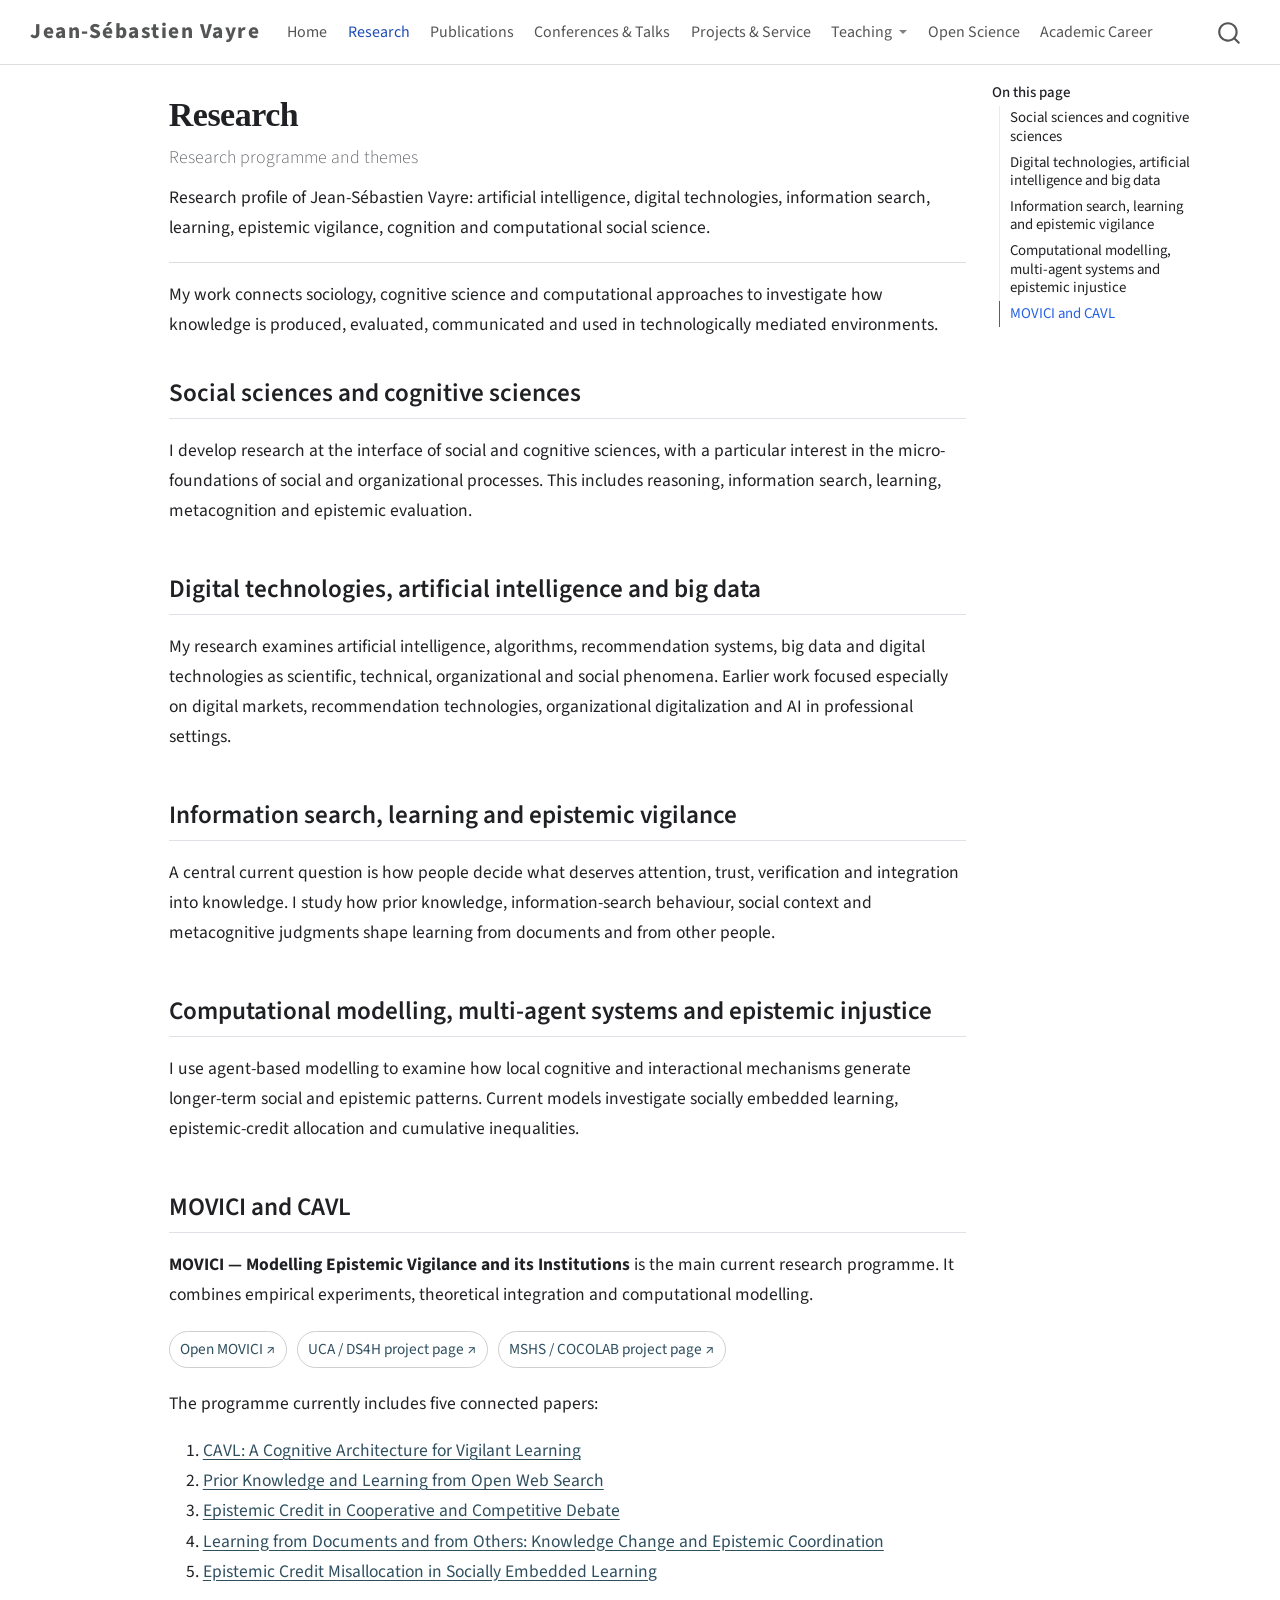
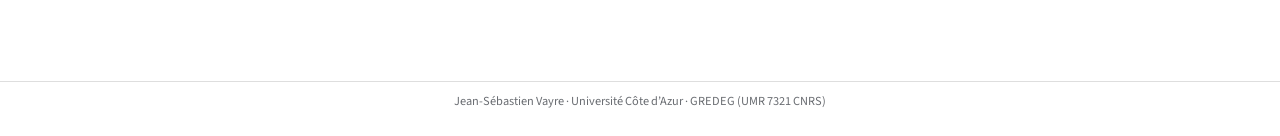
<file: research.html>
<!DOCTYPE html>
<html xmlns="http://www.w3.org/1999/xhtml" lang="en" xml:lang="en"><head>

<meta charset="utf-8">
<meta name="generator" content="quarto-1.10.18">

<meta name="viewport" content="width=device-width, initial-scale=1.0, user-scalable=yes">

<meta name="description" content="Research profile of Jean-Sébastien Vayre: artificial intelligence, digital technologies, information search, learning, epistemic vigilance, cognition and computational social science.">

<title>Research – Jean-Sébastien Vayre</title>
<style>
/* Default styles provided by pandoc.
** See https://pandoc.org/MANUAL.html#variables-for-html for config info.
*/
span.smallcaps{font-variant: small-caps;}
div.columns{display: flex; gap: 1.5em;}
div.column{flex: auto;}
@media screen {
div.columns{gap: min(4vw, 1.5em);}
div.column{overflow-x: auto;}
}
div.hanging-indent{margin-left: 1.5em; text-indent: -1.5em;}
ul.task-list{list-style: none;}
ul.task-list li input[type="checkbox"] {
  width: 0.8em;
  margin: 0 0.8em 0.2em -1em; /* quarto-specific, see https://github.com/quarto-dev/quarto-cli/issues/4556 */ 
  vertical-align: middle;
}
</style>


<script src="site_libs/quarto-nav/quarto-nav.js"></script>
<script src="site_libs/clipboard/clipboard.min.js"></script>
<script src="site_libs/quarto-search/autocomplete.umd.js"></script>
<script src="site_libs/quarto-search/fuse.min.js"></script>
<script src="site_libs/quarto-search/quarto-search.js"></script>
<meta name="quarto:offset" content="./">
<script src="site_libs/quarto-html/quarto.js" type="module"></script>
<script src="site_libs/quarto-html/tabsets/tabsets.js" type="module"></script>
<script src="site_libs/quarto-html/popper.min.js"></script>
<script src="site_libs/quarto-html/tippy.umd.min.js"></script>
<script src="site_libs/quarto-html/anchor.min.js"></script>
<link href="site_libs/quarto-html/tippy.css" rel="stylesheet">
<link href="site_libs/quarto-html/quarto-syntax-highlighting-64a204ab8560d761af7679ceaba22944.css" rel="stylesheet" id="quarto-text-highlighting-styles">
<script src="site_libs/bootstrap/bootstrap.min.js"></script>
<link href="site_libs/bootstrap/bootstrap-icons.css" rel="stylesheet">
<link href="site_libs/bootstrap/bootstrap-172ba59bd5e0b52282274ba0c0cc16fc.min.css" rel="stylesheet" append-hash="true" id="quarto-bootstrap" data-mode="light">
<script id="quarto-search-options" type="application/json">{
  "location": "navbar",
  "copy-button": false,
  "collapse-after": 3,
  "panel-placement": "end",
  "type": "overlay",
  "limit": 50,
  "keyboard-shortcut": [
    "f",
    "/",
    "s"
  ],
  "show-item-context": false,
  "language": {
    "search-no-results-text": "No results",
    "search-matching-documents-text": "matching documents",
    "search-copy-link-title": "Copy link to search",
    "search-hide-matches-text": "Hide additional matches",
    "search-more-match-text": "more match in this document",
    "search-more-matches-text": "more matches in this document",
    "search-clear-button-title": "Clear",
    "search-text-placeholder": "",
    "search-detached-cancel-button-title": "Cancel",
    "search-submit-button-title": "Submit",
    "search-label": "Search"
  }
}</script>
<style>html{ scroll-behavior: smooth; }</style>
<meta name="robots" content="index, follow, max-snippet:-1, max-image-preview:large">
<meta name="googlebot" content="index, follow, max-snippet:-1, max-image-preview:large">
<script type="application/ld+json">
{
  "@context": "https://schema.org",
  "@graph": [
    {
      "@type": "WebSite",
      "@id": "https://jeansebastienvayre-prog.github.io/#website",
      "url": "https://jeansebastienvayre-prog.github.io/",
      "name": "Jean-Sébastien Vayre",
      "alternateName": ["Jean Sebastien Vayre", "Jean-Sebastien Vayre"],
      "inLanguage": "en"
    },
    {
      "@type": "Person",
      "@id": "https://jeansebastienvayre-prog.github.io/#person",
      "name": "Jean-Sébastien Vayre",
      "alternateName": ["Jean Sebastien Vayre", "Jean-Sebastien Vayre"],
      "url": "https://jeansebastienvayre-prog.github.io/",
      "jobTitle": "Associate Professor of Sociology",
      "affiliation": [
        {
          "@type": "Organization",
          "name": "Université Côte d’Azur",
          "url": "https://univ-cotedazur.fr/"
        },
        {
          "@type": "Organization",
          "name": "GREDEG (UMR 7321 CNRS)",
          "url": "https://gredeg.univ-cotedazur.fr/"
        }
      ],
      "sameAs": [
        "https://univ-cotedazur.fr/jean-sebastien-vayre",
        "https://www.researchgate.net/profile/Jean-Sebastien-Vayre",
        "https://fr.linkedin.com/in/jean-sebastien-vayre-30b54514a",
        "https://jeansebastienvayre-prog.github.io/movici/"
      ],
      "knowsAbout": [
        "Sociology",
        "Artificial intelligence",
        "Digital technologies",
        "Information search",
        "Learning",
        "Epistemic vigilance",
        "Computational social science",
        "Agent-based modelling"
      ]
    }
  ]
}
</script>


<link rel="stylesheet" href="styles.css">
</head>

<body class="nav-fixed quarto-light">

<div id="quarto-search-results"></div>
  <header id="quarto-header" class="headroom fixed-top">
    <nav class="navbar navbar-expand-lg " data-bs-theme="dark">
      <div class="navbar-container container-fluid">
      <div class="navbar-brand-container mx-auto">
    <a class="navbar-brand" href="./index.html">
    <span class="navbar-title">Jean-Sébastien Vayre</span>
    </a>
  </div>
            <div id="quarto-search" class="" title="Search"></div>
          <button class="navbar-toggler" type="button" data-bs-toggle="collapse" data-bs-target="#navbarCollapse" aria-controls="navbarCollapse" role="menu" aria-expanded="false" aria-label="Toggle navigation" onclick="if (window.quartoToggleHeadroom) { window.quartoToggleHeadroom(); }">
  <span class="navbar-toggler-icon"></span>
</button>
          <div class="collapse navbar-collapse" id="navbarCollapse">
            <ul class="navbar-nav navbar-nav-scroll me-auto">
  <li class="nav-item">
    <a class="nav-link" href="./index.html"> 
<span class="menu-text">Home</span></a>
  </li>  
  <li class="nav-item">
    <a class="nav-link active" href="./research.html" aria-current="page"> 
<span class="menu-text">Research</span></a>
  </li>  
  <li class="nav-item">
    <a class="nav-link" href="./publications.html"> 
<span class="menu-text">Publications</span></a>
  </li>  
  <li class="nav-item">
    <a class="nav-link" href="./conferences.html"> 
<span class="menu-text">Conferences &amp; Talks</span></a>
  </li>  
  <li class="nav-item">
    <a class="nav-link" href="./projects-service.html"> 
<span class="menu-text">Projects &amp; Service</span></a>
  </li>  
  <li class="nav-item dropdown ">
    <a class="nav-link dropdown-toggle" href="#" id="nav-menu-teaching" role="link" data-bs-toggle="dropdown" aria-expanded="false">
 <span class="menu-text">Teaching</span>
    </a>
    <ul class="dropdown-menu" aria-labelledby="nav-menu-teaching">    
        <li>
    <a class="dropdown-item" href="./teaching.html">
 <span class="dropdown-text">Teaching Record</span></a>
  </li>  
        <li>
    <a class="dropdown-item" href="./supervision.html">
 <span class="dropdown-text">Supervision &amp; Assessment</span></a>
  </li>  
    </ul>
  </li>
  <li class="nav-item">
    <a class="nav-link" href="./open-science.html"> 
<span class="menu-text">Open Science</span></a>
  </li>  
  <li class="nav-item">
    <a class="nav-link" href="./career.html"> 
<span class="menu-text">Academic Career</span></a>
  </li>  
</ul>
          </div> <!-- /navcollapse -->
            <div class="quarto-navbar-tools">
</div>
      </div> <!-- /container-fluid -->
    </nav>
</header>
<!-- content -->
<div id="quarto-content" class="quarto-container page-columns page-rows-contents page-layout-article page-navbar">
<!-- sidebar -->
<!-- margin-sidebar -->
    <div id="quarto-margin-sidebar" class="sidebar margin-sidebar">
        <nav id="TOC" role="doc-toc" class="toc-active">
    <h2 id="toc-title">On this page</h2>
   
  <ul>
  <li><a href="#social-sciences-and-cognitive-sciences" id="toc-social-sciences-and-cognitive-sciences" class="nav-link active" data-scroll-target="#social-sciences-and-cognitive-sciences">Social sciences and cognitive sciences</a></li>
  <li><a href="#digital-technologies-artificial-intelligence-and-big-data" id="toc-digital-technologies-artificial-intelligence-and-big-data" class="nav-link" data-scroll-target="#digital-technologies-artificial-intelligence-and-big-data">Digital technologies, artificial intelligence and big data</a></li>
  <li><a href="#information-search-learning-and-epistemic-vigilance" id="toc-information-search-learning-and-epistemic-vigilance" class="nav-link" data-scroll-target="#information-search-learning-and-epistemic-vigilance">Information search, learning and epistemic vigilance</a></li>
  <li><a href="#computational-modelling-multi-agent-systems-and-epistemic-injustice" id="toc-computational-modelling-multi-agent-systems-and-epistemic-injustice" class="nav-link" data-scroll-target="#computational-modelling-multi-agent-systems-and-epistemic-injustice">Computational modelling, multi-agent systems and epistemic injustice</a></li>
  <li><a href="#movici-and-cavl" id="toc-movici-and-cavl" class="nav-link" data-scroll-target="#movici-and-cavl">MOVICI and CAVL</a></li>
  </ul>
</nav>
    </div>
<!-- main -->
<main class="content" id="quarto-document-content">

<header id="title-block-header" class="quarto-title-block default">
<div class="quarto-title">
<h1 class="title">Research</h1>
<p class="subtitle lead">Research programme and themes</p>
</div>

<div>
  <div class="description">
    Research profile of Jean-Sébastien Vayre: artificial intelligence, digital technologies, information search, learning, epistemic vigilance, cognition and computational social science.
  </div>
</div>


<div class="quarto-title-meta">

    
  
    
  </div>
  


</header>


<p>My work connects sociology, cognitive science and computational approaches to investigate how knowledge is produced, evaluated, communicated and used in technologically mediated environments.</p>
<section id="social-sciences-and-cognitive-sciences" class="level2">
<h2 class="anchored" data-anchor-id="social-sciences-and-cognitive-sciences">Social sciences and cognitive sciences</h2>
<p>I develop research at the interface of social and cognitive sciences, with a particular interest in the micro-foundations of social and organizational processes. This includes reasoning, information search, learning, metacognition and epistemic evaluation.</p>
</section>
<section id="digital-technologies-artificial-intelligence-and-big-data" class="level2">
<h2 class="anchored" data-anchor-id="digital-technologies-artificial-intelligence-and-big-data">Digital technologies, artificial intelligence and big data</h2>
<p>My research examines artificial intelligence, algorithms, recommendation systems, big data and digital technologies as scientific, technical, organizational and social phenomena. Earlier work focused especially on digital markets, recommendation technologies, organizational digitalization and AI in professional settings.</p>
</section>
<section id="information-search-learning-and-epistemic-vigilance" class="level2">
<h2 class="anchored" data-anchor-id="information-search-learning-and-epistemic-vigilance">Information search, learning and epistemic vigilance</h2>
<p>A central current question is how people decide what deserves attention, trust, verification and integration into knowledge. I study how prior knowledge, information-search behaviour, social context and metacognitive judgments shape learning from documents and from other people.</p>
</section>
<section id="computational-modelling-multi-agent-systems-and-epistemic-injustice" class="level2">
<h2 class="anchored" data-anchor-id="computational-modelling-multi-agent-systems-and-epistemic-injustice">Computational modelling, multi-agent systems and epistemic injustice</h2>
<p>I use agent-based modelling to examine how local cognitive and interactional mechanisms generate longer-term social and epistemic patterns. Current models investigate socially embedded learning, epistemic-credit allocation and cumulative inequalities.</p>
</section>
<section id="movici-and-cavl" class="level2">
<h2 class="anchored" data-anchor-id="movici-and-cavl">MOVICI and CAVL</h2>
<p><strong>MOVICI — Modelling Epistemic Vigilance and its Institutions</strong> is the main current research programme. It combines empirical experiments, theoretical integration and computational modelling.</p>
<p><a class="resource-link" href="https://jeansebastienvayre-prog.github.io/movici/">Open MOVICI ↗</a> <a class="resource-link" href="https://ds4h.univ-cotedazur.eu/research-and-labs/funded-projects-and-calls/project-movici">UCA / DS4H project page ↗</a> <a class="resource-link" href="https://mshs.univ-cotedazur.fr/plateforme-cocolab/movici-modelisation-de-la-vigilance-epistemique-et-de-ses-institutions-dans-la-communication-des-informations-partagees-sur-internet">MSHS / COCOLAB project page ↗</a></p>
<p>The programme currently includes five connected papers:</p>
<ol type="1">
<li><a href="https://jeansebastienvayre-prog.github.io/movici/working-papers/wp01-cavl/">CAVL: A Cognitive Architecture for Vigilant Learning</a></li>
<li><a href="https://jeansebastienvayre-prog.github.io/movici/working-papers/wp02-information-search/">Prior Knowledge and Learning from Open Web Search</a></li>
<li><a href="https://jeansebastienvayre-prog.github.io/movici/working-papers/wp03-debate/">Epistemic Credit in Cooperative and Competitive Debate</a></li>
<li><a href="https://jeansebastienvayre-prog.github.io/movici/working-papers/wp04-search-debate/">Learning from Documents and from Others: Knowledge Change and Epistemic Coordination</a></li>
<li><a href="https://jeansebastienvayre-prog.github.io/movici/working-papers/wp05-agent-based-model/">Epistemic Credit Misallocation in Socially Embedded Learning</a></li>
</ol>


</section>

</main> <!-- /main -->
<script id="quarto-html-after-body" type="application/javascript">
  window.document.addEventListener("DOMContentLoaded", function (event) {
    const icon = "";
    const anchorJS = new window.AnchorJS();
    anchorJS.options = {
      placement: 'right',
      icon: icon
    };
    anchorJS.add('.anchored');
    const isCodeAnnotation = (el) => {
      for (const clz of el.classList) {
        if (clz.startsWith('code-annotation-')) {                     
          return true;
        }
      }
      return false;
    }
    const onCopySuccess = function(e) {
      // button target
      const button = e.trigger;
      // don't keep focus
      button.blur();
      // flash "checked"
      button.classList.add('code-copy-button-checked');
      var currentTitle = button.getAttribute("title");
      button.setAttribute("title", "Copied!");
      let tooltip;
      if (window.bootstrap) {
        button.setAttribute("data-bs-toggle", "tooltip");
        button.setAttribute("data-bs-placement", "left");
        button.setAttribute("data-bs-title", "Copied!");
        tooltip = new bootstrap.Tooltip(button, 
          { trigger: "manual", 
            customClass: "code-copy-button-tooltip",
            offset: [0, -8]});
        tooltip.show();    
      }
      setTimeout(function() {
        if (tooltip) {
          tooltip.hide();
          button.removeAttribute("data-bs-title");
          button.removeAttribute("data-bs-toggle");
          button.removeAttribute("data-bs-placement");
        }
        button.setAttribute("title", currentTitle);
        button.classList.remove('code-copy-button-checked');
      }, 1000);
      // clear code selection
      e.clearSelection();
    }
    const getTextToCopy = function(trigger) {
      const outerScaffold = trigger.parentElement.cloneNode(true);
      const codeEl = outerScaffold.querySelector('code');
      for (const childEl of codeEl.children) {
        if (isCodeAnnotation(childEl)) {
          childEl.remove();
        }
      }
      return codeEl.innerText;
    }
    const clipboard = new window.ClipboardJS('.code-copy-button:not([data-in-quarto-modal])', {
      text: getTextToCopy
    });
    clipboard.on('success', onCopySuccess);
    if (window.document.getElementById('quarto-embedded-source-code-modal')) {
      const clipboardModal = new window.ClipboardJS('.code-copy-button[data-in-quarto-modal]', {
        text: getTextToCopy,
        container: window.document.getElementById('quarto-embedded-source-code-modal')
      });
      clipboardModal.on('success', onCopySuccess);
    }
      var localhostRegex = new RegExp(/^(?:http|https):\/\/localhost\:?[0-9]*\//);
      var mailtoRegex = new RegExp(/^mailto:/);
        var filterRegex = new RegExp("https:\/\/jeansebastienvayre-prog\.github\.io\/");
      var isInternal = (href) => {
          return filterRegex.test(href) || localhostRegex.test(href) || mailtoRegex.test(href);
      }
      // Inspect non-navigation links and adorn them if external
     var links = window.document.querySelectorAll('a[href]:not(.nav-link):not(.navbar-brand):not(.toc-action):not(.sidebar-link):not(.sidebar-item-toggle):not(.pagination-link):not(.no-external):not([aria-hidden]):not(.dropdown-item):not(.quarto-navigation-tool):not(.about-link)');
      for (var i=0; i<links.length; i++) {
        const link = links[i];
        if (!isInternal(link.href)) {
          // undo the damage that might have been done by quarto-nav.js in the case of
          // links that we want to consider external
          if (link.dataset.originalHref !== undefined) {
            link.href = link.dataset.originalHref;
          }
            // target, if specified
            link.setAttribute("target", "_blank");
            if (link.getAttribute("rel") === null) {
              link.setAttribute("rel", "noopener");
            }
        }
      }
    function tippyHover(el, contentFn, onTriggerFn, onUntriggerFn) {
      const config = {
        allowHTML: true,
        maxWidth: 500,
        delay: 100,
        arrow: false,
        appendTo: function(el) {
            return el.parentElement;
        },
        interactive: true,
        interactiveBorder: 10,
        theme: 'quarto',
        placement: 'bottom-start',
      };
      if (contentFn) {
        config.content = contentFn;
      }
      if (onTriggerFn) {
        config.onTrigger = onTriggerFn;
      }
      if (onUntriggerFn) {
        config.onUntrigger = onUntriggerFn;
      }
      window.tippy(el, config); 
    }
    const noterefs = window.document.querySelectorAll('a[role="doc-noteref"]');
    for (var i=0; i<noterefs.length; i++) {
      const ref = noterefs[i];
      tippyHover(ref, function() {
        // use id or data attribute instead here
        let href = ref.getAttribute('data-footnote-href') || ref.getAttribute('href');
        try { href = new URL(href).hash; } catch {}
        const id = href.replace(/^#\/?/, "");
        const note = window.document.getElementById(id);
        if (note) {
          return note.innerHTML;
        } else {
          return "";
        }
      });
    }
    const xrefs = window.document.querySelectorAll('a.quarto-xref');
    const processXRef = (id, note) => {
      // Strip column container classes
      const stripColumnClz = (el) => {
        el.classList.remove("page-full", "page-columns");
        if (el.children) {
          for (const child of el.children) {
            stripColumnClz(child);
          }
        }
      }
      stripColumnClz(note)
      if (id === null || id.startsWith('sec-')) {
        // Special case sections, only their first couple elements
        const container = document.createElement("div");
        if (note.children && note.children.length > 2) {
          container.appendChild(note.children[0].cloneNode(true));
          for (let i = 1; i < note.children.length; i++) {
            const child = note.children[i];
            if (child.tagName === "P" && child.innerText === "") {
              continue;
            } else {
              container.appendChild(child.cloneNode(true));
              break;
            }
          }
          if (window.Quarto?.typesetMath) {
            window.Quarto.typesetMath(container);
          }
          return container.innerHTML
        } else {
          if (window.Quarto?.typesetMath) {
            window.Quarto.typesetMath(note);
          }
          return note.innerHTML;
        }
      } else {
        // Remove any anchor links if they are present
        const anchorLink = note.querySelector('a.anchorjs-link');
        if (anchorLink) {
          anchorLink.remove();
        }
        if (window.Quarto?.typesetMath) {
          window.Quarto.typesetMath(note);
        }
        if (note.classList.contains("callout")) {
          return note.outerHTML;
        } else {
          return note.innerHTML;
        }
      }
    }
    for (var i=0; i<xrefs.length; i++) {
      const xref = xrefs[i];
      tippyHover(xref, undefined, function(instance) {
        instance.disable();
        let url = xref.getAttribute('href');
        let hash = undefined; 
        if (url.startsWith('#')) {
          hash = url;
        } else {
          try { hash = new URL(url).hash; } catch {}
        }
        if (hash) {
          const id = hash.replace(/^#\/?/, "");
          const note = window.document.getElementById(id);
          if (note !== null) {
            try {
              const html = processXRef(id, note.cloneNode(true));
              instance.setContent(html);
            } finally {
              instance.enable();
              instance.show();
            }
          } else {
            // See if we can fetch this
            fetch(url.split('#')[0])
            .then(res => res.text())
            .then(html => {
              const parser = new DOMParser();
              const htmlDoc = parser.parseFromString(html, "text/html");
              const note = htmlDoc.getElementById(id);
              if (note !== null) {
                const html = processXRef(id, note);
                instance.setContent(html);
              } 
            }).finally(() => {
              instance.enable();
              instance.show();
            });
          }
        } else {
          // See if we can fetch a full url (with no hash to target)
          // This is a special case and we should probably do some content thinning / targeting
          fetch(url)
          .then(res => res.text())
          .then(html => {
            const parser = new DOMParser();
            const htmlDoc = parser.parseFromString(html, "text/html");
            const note = htmlDoc.querySelector('main.content');
            if (note !== null) {
              // This should only happen for chapter cross references
              // (since there is no id in the URL)
              // remove the first header
              if (note.children.length > 0 && note.children[0].tagName === "HEADER") {
                note.children[0].remove();
              }
              const html = processXRef(null, note);
              instance.setContent(html);
            } 
          }).finally(() => {
            instance.enable();
            instance.show();
          });
        }
      }, function(instance) {
      });
    }
        let selectedAnnoteEl;
        const selectorForAnnotation = ( cell, annotation) => {
          let cellAttr = 'data-code-cell="' + cell + '"';
          let lineAttr = 'data-code-annotation="' +  annotation + '"';
          const selector = 'span[' + cellAttr + '][' + lineAttr + ']';
          return selector;
        }
        const selectCodeLines = (annoteEl) => {
          const doc = window.document;
          const targetCell = annoteEl.getAttribute("data-target-cell");
          const targetAnnotation = annoteEl.getAttribute("data-target-annotation");
          const annoteSpan = window.document.querySelector(selectorForAnnotation(targetCell, targetAnnotation));
          const lines = annoteSpan.getAttribute("data-code-lines").split(",");
          const lineIds = lines.map((line) => {
            return targetCell + "-" + line;
          })
          let top = null;
          let height = null;
          let parent = null;
          if (lineIds.length > 0) {
              //compute the position of the single el (top and bottom and make a div)
              const el = window.document.getElementById(lineIds[0]);
              top = el.offsetTop;
              height = el.offsetHeight;
              parent = el.parentElement.parentElement;
            if (lineIds.length > 1) {
              const lastEl = window.document.getElementById(lineIds[lineIds.length - 1]);
              const bottom = lastEl.offsetTop + lastEl.offsetHeight;
              height = bottom - top;
            }
            if (top !== null && height !== null && parent !== null) {
              // cook up a div (if necessary) and position it 
              let div = window.document.getElementById("code-annotation-line-highlight");
              if (div === null) {
                div = window.document.createElement("div");
                div.setAttribute("id", "code-annotation-line-highlight");
                div.style.position = 'absolute';
                parent.appendChild(div);
              }
              div.style.top = top - 2 + "px";
              div.style.height = height + 4 + "px";
              div.style.left = 0;
              let gutterDiv = window.document.getElementById("code-annotation-line-highlight-gutter");
              if (gutterDiv === null) {
                gutterDiv = window.document.createElement("div");
                gutterDiv.setAttribute("id", "code-annotation-line-highlight-gutter");
                gutterDiv.style.position = 'absolute';
                const codeCell = window.document.getElementById(targetCell);
                const gutter = codeCell.querySelector('.code-annotation-gutter');
                gutter.appendChild(gutterDiv);
              }
              gutterDiv.style.top = top - 2 + "px";
              gutterDiv.style.height = height + 4 + "px";
            }
            selectedAnnoteEl = annoteEl;
          }
        };
        const unselectCodeLines = () => {
          const elementsIds = ["code-annotation-line-highlight", "code-annotation-line-highlight-gutter"];
          elementsIds.forEach((elId) => {
            const div = window.document.getElementById(elId);
            if (div) {
              div.remove();
            }
          });
          selectedAnnoteEl = undefined;
        };
          // Handle positioning of the toggle
      window.addEventListener(
        "resize",
        throttle(() => {
          elRect = undefined;
          if (selectedAnnoteEl) {
            selectCodeLines(selectedAnnoteEl);
          }
        }, 10)
      );
      function throttle(fn, ms) {
      let throttle = false;
      let timer;
        return (...args) => {
          if(!throttle) { // first call gets through
              fn.apply(this, args);
              throttle = true;
          } else { // all the others get throttled
              if(timer) clearTimeout(timer); // cancel #2
              timer = setTimeout(() => {
                fn.apply(this, args);
                timer = throttle = false;
              }, ms);
          }
        };
      }
        // Attach click handler to the DT
        const annoteDls = window.document.querySelectorAll('dt[data-target-cell]');
        for (const annoteDlNode of annoteDls) {
          annoteDlNode.addEventListener('click', (event) => {
            const clickedEl = event.target;
            if (clickedEl !== selectedAnnoteEl) {
              unselectCodeLines();
              const activeEl = window.document.querySelector('dt[data-target-cell].code-annotation-active');
              if (activeEl) {
                activeEl.classList.remove('code-annotation-active');
              }
              selectCodeLines(clickedEl);
              clickedEl.classList.add('code-annotation-active');
            } else {
              // Unselect the line
              unselectCodeLines();
              clickedEl.classList.remove('code-annotation-active');
            }
          });
        }
    const findCites = (el) => {
      const parentEl = el.parentElement;
      if (parentEl) {
        const cites = parentEl.dataset.cites;
        if (cites) {
          return {
            el,
            cites: cites.split(' ')
          };
        } else {
          return findCites(el.parentElement)
        }
      } else {
        return undefined;
      }
    };
    var bibliorefs = window.document.querySelectorAll('a[role="doc-biblioref"]');
    for (var i=0; i<bibliorefs.length; i++) {
      const ref = bibliorefs[i];
      const citeInfo = findCites(ref);
      if (citeInfo) {
        tippyHover(citeInfo.el, function() {
          var popup = window.document.createElement('div');
          citeInfo.cites.forEach(function(cite) {
            var citeDiv = window.document.createElement('div');
            citeDiv.classList.add('hanging-indent');
            citeDiv.classList.add('csl-entry');
            var biblioDiv = window.document.getElementById('ref-' + cite);
            if (biblioDiv) {
              citeDiv.innerHTML = biblioDiv.innerHTML;
            }
            popup.appendChild(citeDiv);
          });
          return popup.innerHTML;
        });
      }
    }
  });
  </script>
</div> <!-- /content -->
<footer class="footer">
  <div class="nav-footer">
    <div class="nav-footer-left">
      &nbsp;
    </div>   
    <div class="nav-footer-center">
<p>Jean-Sébastien Vayre · Université Côte d’Azur · GREDEG (UMR 7321 CNRS)</p>
</div>
    <div class="nav-footer-right">
      &nbsp;
    </div>
  </div>
</footer>




<script src="site_libs/quarto-html/zenscroll-min.js"></script>
</body></html>
</file>
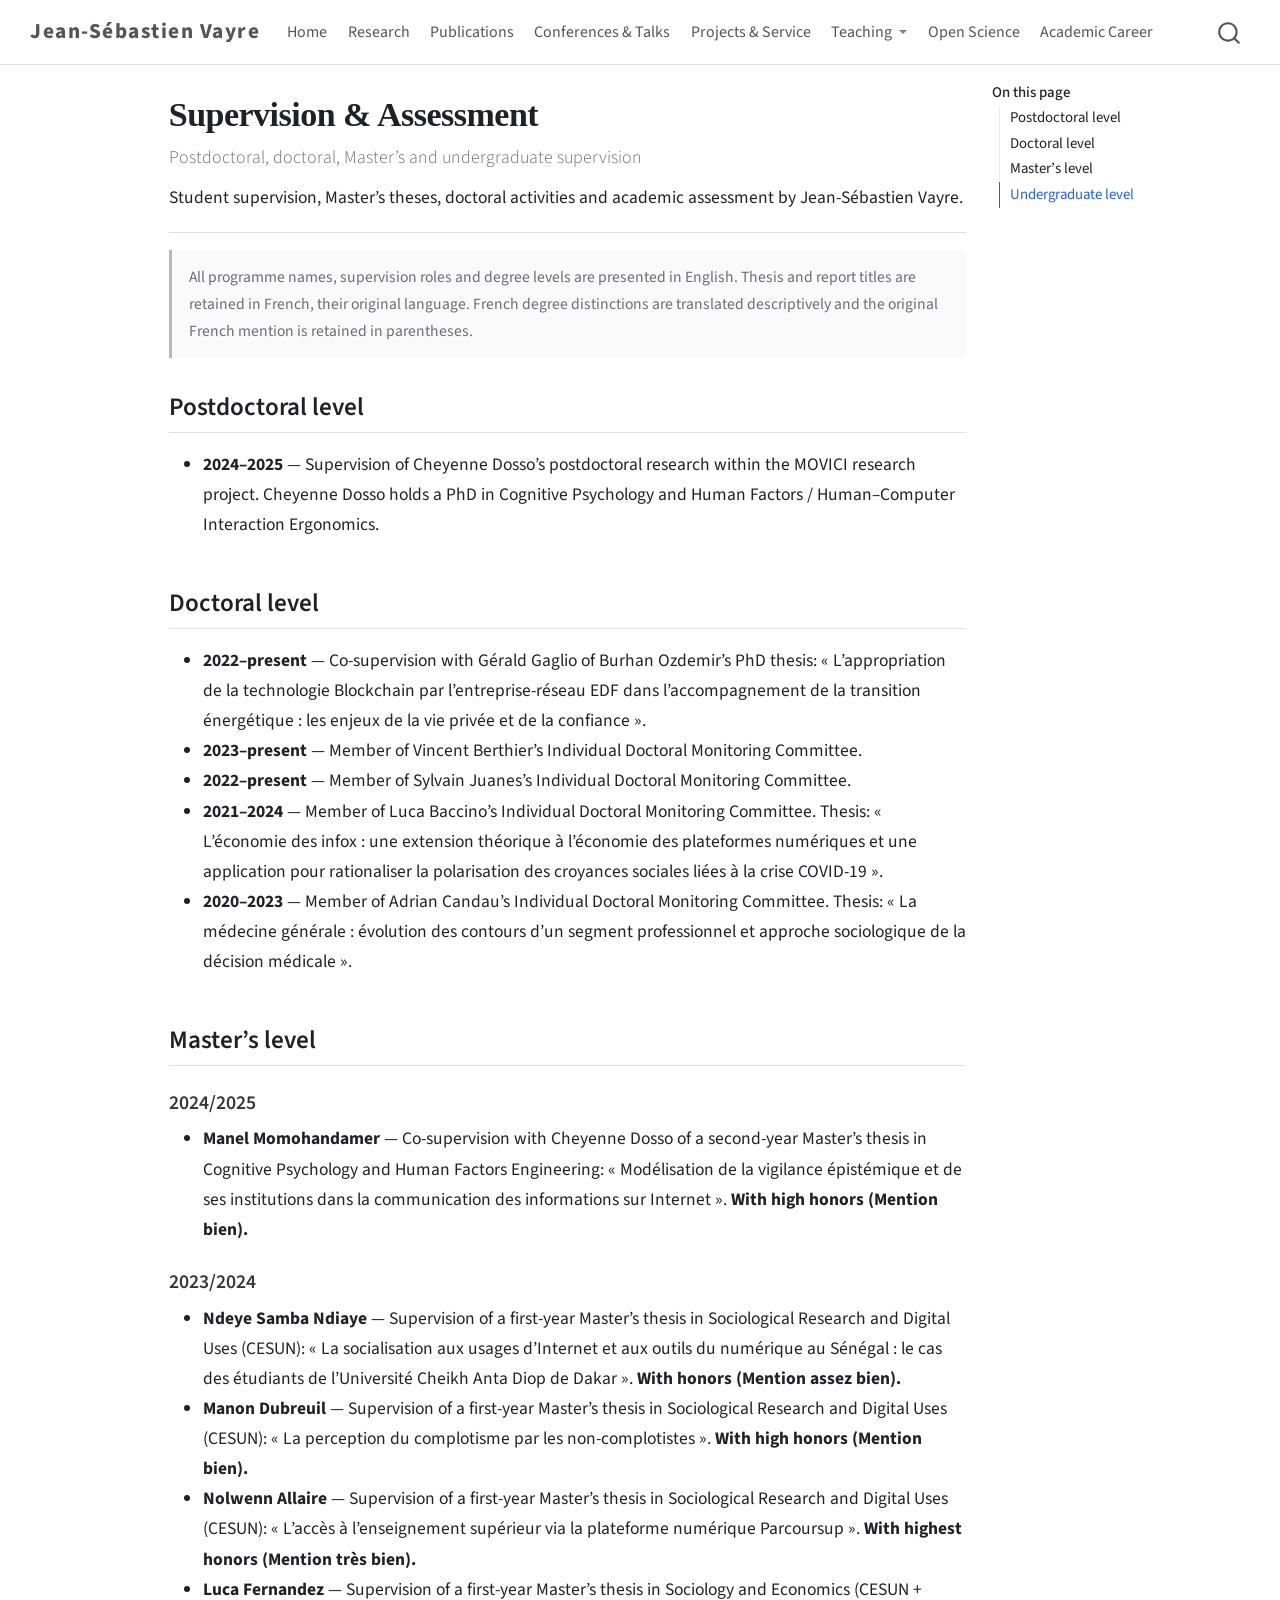
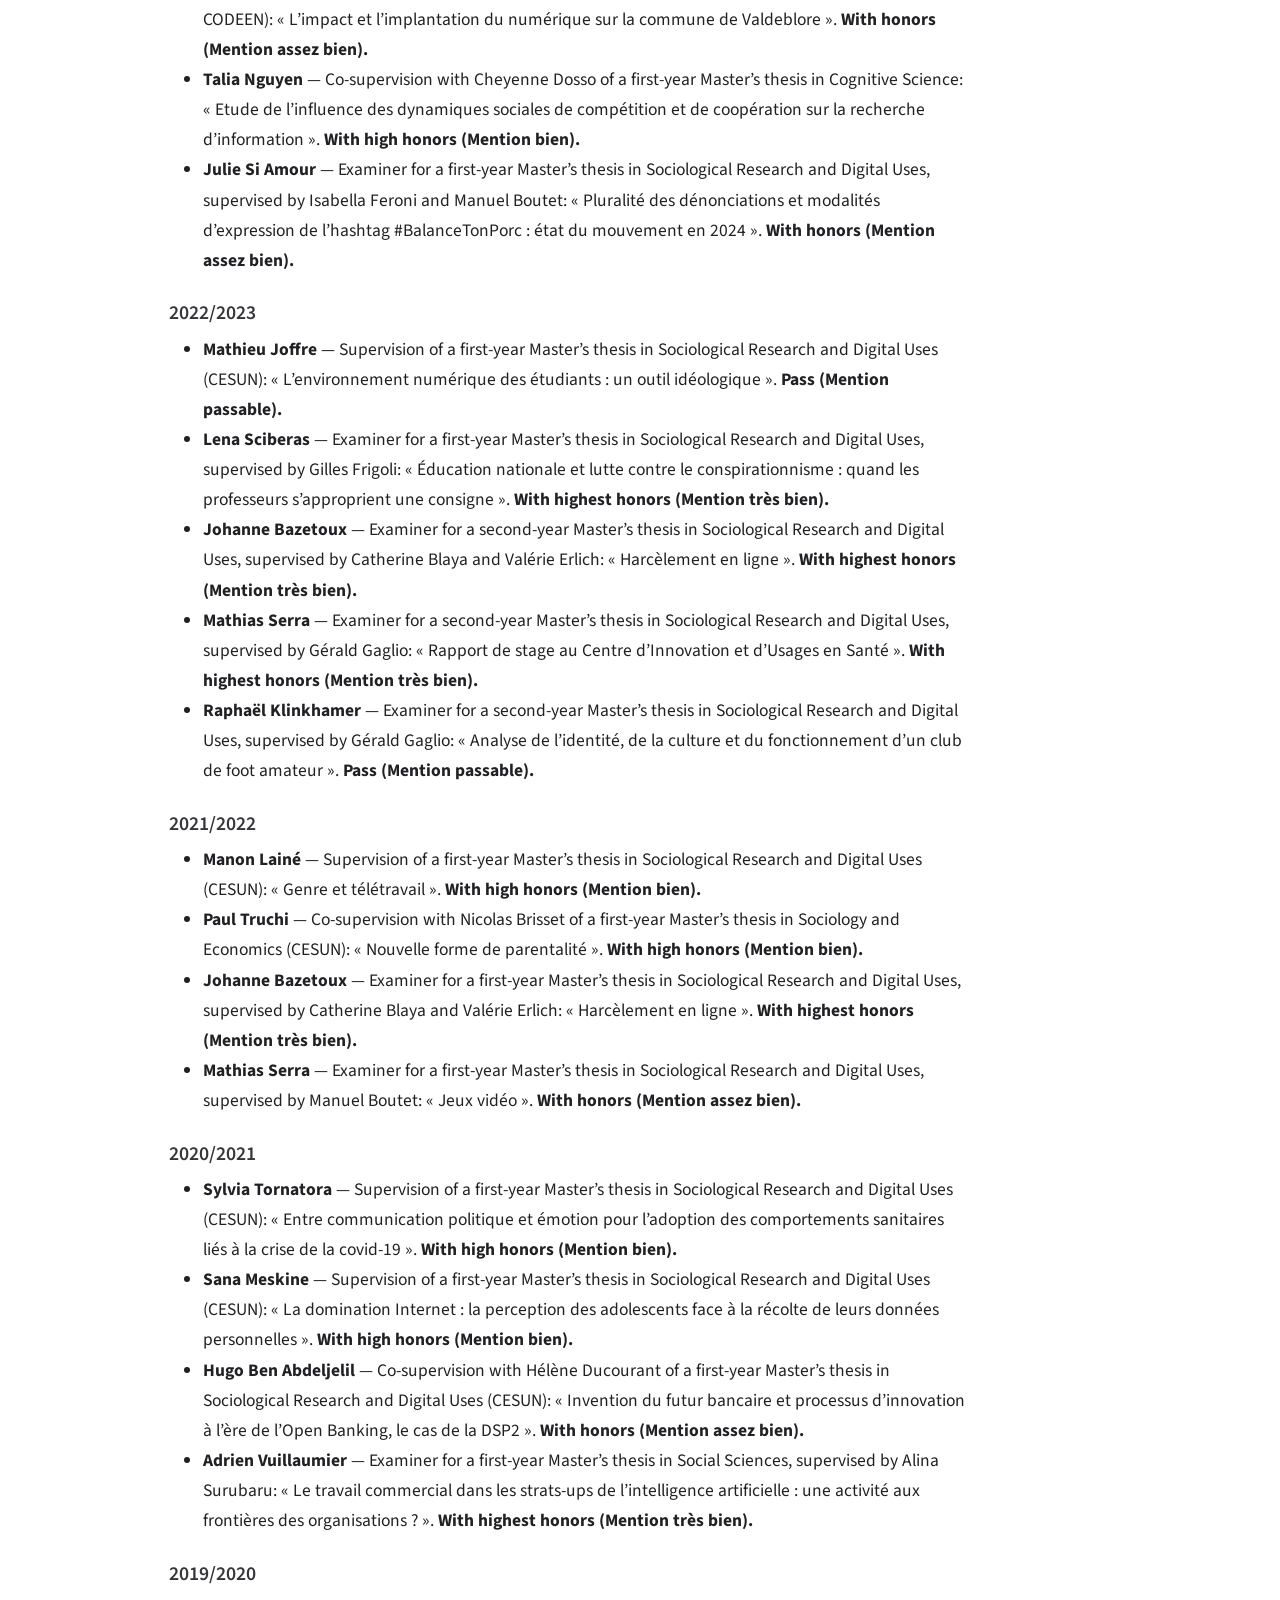
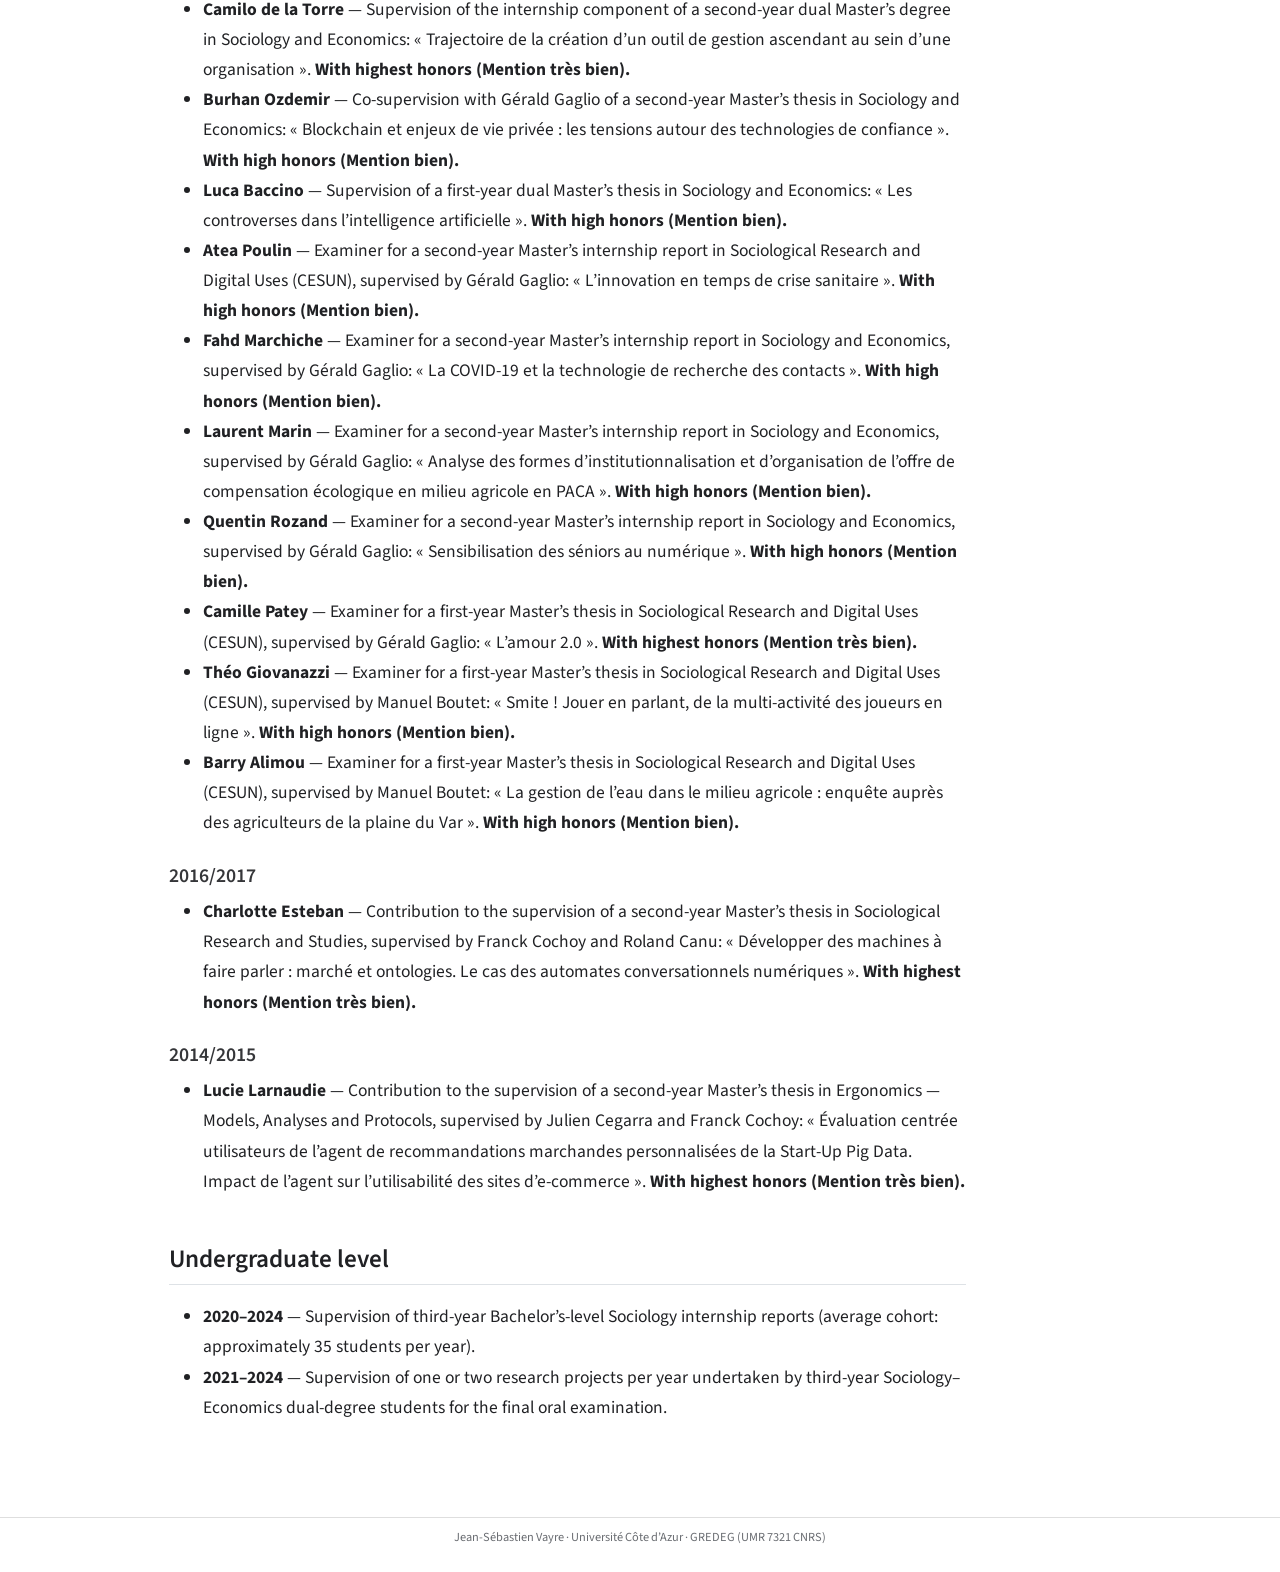
<file: supervision.html>
<!DOCTYPE html>
<html xmlns="http://www.w3.org/1999/xhtml" lang="en" xml:lang="en"><head>

<meta charset="utf-8">
<meta name="generator" content="quarto-1.10.18">

<meta name="viewport" content="width=device-width, initial-scale=1.0, user-scalable=yes">

<meta name="description" content="Student supervision, Master’s theses, doctoral activities and academic assessment by Jean-Sébastien Vayre.">

<title>Supervision &amp; Assessment – Jean-Sébastien Vayre</title>
<style>
/* Default styles provided by pandoc.
** See https://pandoc.org/MANUAL.html#variables-for-html for config info.
*/
span.smallcaps{font-variant: small-caps;}
div.columns{display: flex; gap: 1.5em;}
div.column{flex: auto;}
@media screen {
div.columns{gap: min(4vw, 1.5em);}
div.column{overflow-x: auto;}
}
div.hanging-indent{margin-left: 1.5em; text-indent: -1.5em;}
ul.task-list{list-style: none;}
ul.task-list li input[type="checkbox"] {
  width: 0.8em;
  margin: 0 0.8em 0.2em -1em; /* quarto-specific, see https://github.com/quarto-dev/quarto-cli/issues/4556 */ 
  vertical-align: middle;
}
</style>


<script src="site_libs/quarto-nav/quarto-nav.js"></script>
<script src="site_libs/clipboard/clipboard.min.js"></script>
<script src="site_libs/quarto-search/autocomplete.umd.js"></script>
<script src="site_libs/quarto-search/fuse.min.js"></script>
<script src="site_libs/quarto-search/quarto-search.js"></script>
<meta name="quarto:offset" content="./">
<script src="site_libs/quarto-html/quarto.js" type="module"></script>
<script src="site_libs/quarto-html/tabsets/tabsets.js" type="module"></script>
<script src="site_libs/quarto-html/popper.min.js"></script>
<script src="site_libs/quarto-html/tippy.umd.min.js"></script>
<script src="site_libs/quarto-html/anchor.min.js"></script>
<link href="site_libs/quarto-html/tippy.css" rel="stylesheet">
<link href="site_libs/quarto-html/quarto-syntax-highlighting-64a204ab8560d761af7679ceaba22944.css" rel="stylesheet" id="quarto-text-highlighting-styles">
<script src="site_libs/bootstrap/bootstrap.min.js"></script>
<link href="site_libs/bootstrap/bootstrap-icons.css" rel="stylesheet">
<link href="site_libs/bootstrap/bootstrap-172ba59bd5e0b52282274ba0c0cc16fc.min.css" rel="stylesheet" append-hash="true" id="quarto-bootstrap" data-mode="light">
<script id="quarto-search-options" type="application/json">{
  "location": "navbar",
  "copy-button": false,
  "collapse-after": 3,
  "panel-placement": "end",
  "type": "overlay",
  "limit": 50,
  "keyboard-shortcut": [
    "f",
    "/",
    "s"
  ],
  "show-item-context": false,
  "language": {
    "search-no-results-text": "No results",
    "search-matching-documents-text": "matching documents",
    "search-copy-link-title": "Copy link to search",
    "search-hide-matches-text": "Hide additional matches",
    "search-more-match-text": "more match in this document",
    "search-more-matches-text": "more matches in this document",
    "search-clear-button-title": "Clear",
    "search-text-placeholder": "",
    "search-detached-cancel-button-title": "Cancel",
    "search-submit-button-title": "Submit",
    "search-label": "Search"
  }
}</script>
<style>html{ scroll-behavior: smooth; }</style>
<meta name="robots" content="index, follow, max-snippet:-1, max-image-preview:large">
<meta name="googlebot" content="index, follow, max-snippet:-1, max-image-preview:large">
<script type="application/ld+json">
{
  "@context": "https://schema.org",
  "@graph": [
    {
      "@type": "WebSite",
      "@id": "https://jeansebastienvayre-prog.github.io/#website",
      "url": "https://jeansebastienvayre-prog.github.io/",
      "name": "Jean-Sébastien Vayre",
      "alternateName": ["Jean Sebastien Vayre", "Jean-Sebastien Vayre"],
      "inLanguage": "en"
    },
    {
      "@type": "Person",
      "@id": "https://jeansebastienvayre-prog.github.io/#person",
      "name": "Jean-Sébastien Vayre",
      "alternateName": ["Jean Sebastien Vayre", "Jean-Sebastien Vayre"],
      "url": "https://jeansebastienvayre-prog.github.io/",
      "jobTitle": "Associate Professor of Sociology",
      "affiliation": [
        {
          "@type": "Organization",
          "name": "Université Côte d’Azur",
          "url": "https://univ-cotedazur.fr/"
        },
        {
          "@type": "Organization",
          "name": "GREDEG (UMR 7321 CNRS)",
          "url": "https://gredeg.univ-cotedazur.fr/"
        }
      ],
      "sameAs": [
        "https://univ-cotedazur.fr/jean-sebastien-vayre",
        "https://www.researchgate.net/profile/Jean-Sebastien-Vayre",
        "https://fr.linkedin.com/in/jean-sebastien-vayre-30b54514a",
        "https://jeansebastienvayre-prog.github.io/movici/"
      ],
      "knowsAbout": [
        "Sociology",
        "Artificial intelligence",
        "Digital technologies",
        "Information search",
        "Learning",
        "Epistemic vigilance",
        "Computational social science",
        "Agent-based modelling"
      ]
    }
  ]
}
</script>


<link rel="stylesheet" href="styles.css">
</head>

<body class="nav-fixed quarto-light">

<div id="quarto-search-results"></div>
  <header id="quarto-header" class="headroom fixed-top">
    <nav class="navbar navbar-expand-lg " data-bs-theme="dark">
      <div class="navbar-container container-fluid">
      <div class="navbar-brand-container mx-auto">
    <a class="navbar-brand" href="./index.html">
    <span class="navbar-title">Jean-Sébastien Vayre</span>
    </a>
  </div>
            <div id="quarto-search" class="" title="Search"></div>
          <button class="navbar-toggler" type="button" data-bs-toggle="collapse" data-bs-target="#navbarCollapse" aria-controls="navbarCollapse" role="menu" aria-expanded="false" aria-label="Toggle navigation" onclick="if (window.quartoToggleHeadroom) { window.quartoToggleHeadroom(); }">
  <span class="navbar-toggler-icon"></span>
</button>
          <div class="collapse navbar-collapse" id="navbarCollapse">
            <ul class="navbar-nav navbar-nav-scroll me-auto">
  <li class="nav-item">
    <a class="nav-link" href="./index.html"> 
<span class="menu-text">Home</span></a>
  </li>  
  <li class="nav-item">
    <a class="nav-link" href="./research.html"> 
<span class="menu-text">Research</span></a>
  </li>  
  <li class="nav-item">
    <a class="nav-link" href="./publications.html"> 
<span class="menu-text">Publications</span></a>
  </li>  
  <li class="nav-item">
    <a class="nav-link" href="./conferences.html"> 
<span class="menu-text">Conferences &amp; Talks</span></a>
  </li>  
  <li class="nav-item">
    <a class="nav-link" href="./projects-service.html"> 
<span class="menu-text">Projects &amp; Service</span></a>
  </li>  
  <li class="nav-item dropdown ">
    <a class="nav-link dropdown-toggle" href="#" id="nav-menu-teaching" role="link" data-bs-toggle="dropdown" aria-expanded="false">
 <span class="menu-text">Teaching</span>
    </a>
    <ul class="dropdown-menu" aria-labelledby="nav-menu-teaching">    
        <li>
    <a class="dropdown-item" href="./teaching.html">
 <span class="dropdown-text">Teaching Record</span></a>
  </li>  
        <li>
    <a class="dropdown-item" href="./supervision.html">
 <span class="dropdown-text">Supervision &amp; Assessment</span></a>
  </li>  
    </ul>
  </li>
  <li class="nav-item">
    <a class="nav-link" href="./open-science.html"> 
<span class="menu-text">Open Science</span></a>
  </li>  
  <li class="nav-item">
    <a class="nav-link" href="./career.html"> 
<span class="menu-text">Academic Career</span></a>
  </li>  
</ul>
          </div> <!-- /navcollapse -->
            <div class="quarto-navbar-tools">
</div>
      </div> <!-- /container-fluid -->
    </nav>
</header>
<!-- content -->
<div id="quarto-content" class="quarto-container page-columns page-rows-contents page-layout-article page-navbar">
<!-- sidebar -->
<!-- margin-sidebar -->
    <div id="quarto-margin-sidebar" class="sidebar margin-sidebar">
        <nav id="TOC" role="doc-toc" class="toc-active">
    <h2 id="toc-title">On this page</h2>
   
  <ul>
  <li><a href="#postdoctoral-level" id="toc-postdoctoral-level" class="nav-link active" data-scroll-target="#postdoctoral-level">Postdoctoral level</a></li>
  <li><a href="#doctoral-level" id="toc-doctoral-level" class="nav-link" data-scroll-target="#doctoral-level">Doctoral level</a></li>
  <li><a href="#masters-level" id="toc-masters-level" class="nav-link" data-scroll-target="#masters-level">Master’s level</a>
  <ul class="collapse">
  <li><a href="#section" id="toc-section" class="nav-link" data-scroll-target="#section">2024/2025</a></li>
  <li><a href="#section-1" id="toc-section-1" class="nav-link" data-scroll-target="#section-1">2023/2024</a></li>
  <li><a href="#section-2" id="toc-section-2" class="nav-link" data-scroll-target="#section-2">2022/2023</a></li>
  <li><a href="#section-3" id="toc-section-3" class="nav-link" data-scroll-target="#section-3">2021/2022</a></li>
  <li><a href="#section-4" id="toc-section-4" class="nav-link" data-scroll-target="#section-4">2020/2021</a></li>
  <li><a href="#section-5" id="toc-section-5" class="nav-link" data-scroll-target="#section-5">2019/2020</a></li>
  <li><a href="#section-6" id="toc-section-6" class="nav-link" data-scroll-target="#section-6">2016/2017</a></li>
  <li><a href="#section-7" id="toc-section-7" class="nav-link" data-scroll-target="#section-7">2014/2015</a></li>
  </ul></li>
  <li><a href="#undergraduate-level" id="toc-undergraduate-level" class="nav-link" data-scroll-target="#undergraduate-level">Undergraduate level</a></li>
  </ul>
</nav>
    </div>
<!-- main -->
<main class="content" id="quarto-document-content">

<header id="title-block-header" class="quarto-title-block default">
<div class="quarto-title">
<h1 class="title">Supervision &amp; Assessment</h1>
<p class="subtitle lead">Postdoctoral, doctoral, Master’s and undergraduate supervision</p>
</div>

<div>
  <div class="description">
    Student supervision, Master’s theses, doctoral activities and academic assessment by Jean-Sébastien Vayre.
  </div>
</div>


<div class="quarto-title-meta">

    
  
    
  </div>
  


</header>


<div class="note-original">
All programme names, supervision roles and degree levels are presented in English. Thesis and report titles are retained in French, their original language. French degree distinctions are translated descriptively and the original French mention is retained in parentheses.
</div>
<section id="postdoctoral-level" class="level2">
<h2 class="anchored" data-anchor-id="postdoctoral-level">Postdoctoral level</h2>
<ul>
<li><strong>2024–2025</strong> — Supervision of Cheyenne Dosso’s postdoctoral research within the MOVICI research project. Cheyenne Dosso holds a PhD in Cognitive Psychology and Human Factors / Human–Computer Interaction Ergonomics.</li>
</ul>
</section>
<section id="doctoral-level" class="level2">
<h2 class="anchored" data-anchor-id="doctoral-level">Doctoral level</h2>
<ul>
<li><strong>2022–present</strong> — Co-supervision with Gérald Gaglio of Burhan Ozdemir’s PhD thesis: « L’appropriation de la technologie Blockchain par l’entreprise-réseau EDF dans l’accompagnement de la transition énergétique : les enjeux de la vie privée et de la confiance ».</li>
<li><strong>2023–present</strong> — Member of Vincent Berthier’s Individual Doctoral Monitoring Committee.</li>
<li><strong>2022–present</strong> — Member of Sylvain Juanes’s Individual Doctoral Monitoring Committee.</li>
<li><strong>2021–2024</strong> — Member of Luca Baccino’s Individual Doctoral Monitoring Committee. Thesis: « L’économie des infox : une extension théorique à l’économie des plateformes numériques et une application pour rationaliser la polarisation des croyances sociales liées à la crise COVID-19 ».</li>
<li><strong>2020–2023</strong> — Member of Adrian Candau’s Individual Doctoral Monitoring Committee. Thesis: « La médecine générale : évolution des contours d’un segment professionnel et approche sociologique de la décision médicale ».</li>
</ul>
</section>
<section id="masters-level" class="level2">
<h2 class="anchored" data-anchor-id="masters-level">Master’s level</h2>
<section id="section" class="level3">
<h3 class="anchored" data-anchor-id="section">2024/2025</h3>
<ul>
<li><strong>Manel Momohandamer</strong> — Co-supervision with Cheyenne Dosso of a second-year Master’s thesis in Cognitive Psychology and Human Factors Engineering: « Modélisation de la vigilance épistémique et de ses institutions dans la communication des informations sur Internet ». <strong>With high honors (Mention bien).</strong></li>
</ul>
</section>
<section id="section-1" class="level3">
<h3 class="anchored" data-anchor-id="section-1">2023/2024</h3>
<ul>
<li><strong>Ndeye Samba Ndiaye</strong> — Supervision of a first-year Master’s thesis in Sociological Research and Digital Uses (CESUN): « La socialisation aux usages d’Internet et aux outils du numérique au Sénégal : le cas des étudiants de l’Université Cheikh Anta Diop de Dakar ». <strong>With honors (Mention assez bien).</strong></li>
<li><strong>Manon Dubreuil</strong> — Supervision of a first-year Master’s thesis in Sociological Research and Digital Uses (CESUN): « La perception du complotisme par les non-complotistes ». <strong>With high honors (Mention bien).</strong></li>
<li><strong>Nolwenn Allaire</strong> — Supervision of a first-year Master’s thesis in Sociological Research and Digital Uses (CESUN): « L’accès à l’enseignement supérieur via la plateforme numérique Parcoursup ». <strong>With highest honors (Mention très bien).</strong></li>
<li><strong>Luca Fernandez</strong> — Supervision of a first-year Master’s thesis in Sociology and Economics (CESUN + CODEEN): « L’impact et l’implantation du numérique sur la commune de Valdeblore ». <strong>With honors (Mention assez bien).</strong></li>
<li><strong>Talia Nguyen</strong> — Co-supervision with Cheyenne Dosso of a first-year Master’s thesis in Cognitive Science: « Etude de l’influence des dynamiques sociales de compétition et de coopération sur la recherche d’information ». <strong>With high honors (Mention bien).</strong></li>
<li><strong>Julie Si Amour</strong> — Examiner for a first-year Master’s thesis in Sociological Research and Digital Uses, supervised by Isabella Feroni and Manuel Boutet: « Pluralité des dénonciations et modalités d’expression de l’hashtag #BalanceTonPorc : état du mouvement en 2024 ». <strong>With honors (Mention assez bien).</strong></li>
</ul>
</section>
<section id="section-2" class="level3">
<h3 class="anchored" data-anchor-id="section-2">2022/2023</h3>
<ul>
<li><strong>Mathieu Joffre</strong> — Supervision of a first-year Master’s thesis in Sociological Research and Digital Uses (CESUN): « L’environnement numérique des étudiants : un outil idéologique ». <strong>Pass (Mention passable).</strong></li>
<li><strong>Lena Sciberas</strong> — Examiner for a first-year Master’s thesis in Sociological Research and Digital Uses, supervised by Gilles Frigoli: « Éducation nationale et lutte contre le conspirationnisme : quand les professeurs s’approprient une consigne ». <strong>With highest honors (Mention très bien).</strong></li>
<li><strong>Johanne Bazetoux</strong> — Examiner for a second-year Master’s thesis in Sociological Research and Digital Uses, supervised by Catherine Blaya and Valérie Erlich: « Harcèlement en ligne ». <strong>With highest honors (Mention très bien).</strong></li>
<li><strong>Mathias Serra</strong> — Examiner for a second-year Master’s thesis in Sociological Research and Digital Uses, supervised by Gérald Gaglio: « Rapport de stage au Centre d’Innovation et d’Usages en Santé ». <strong>With highest honors (Mention très bien).</strong></li>
<li><strong>Raphaël Klinkhamer</strong> — Examiner for a second-year Master’s thesis in Sociological Research and Digital Uses, supervised by Gérald Gaglio: « Analyse de l’identité, de la culture et du fonctionnement d’un club de foot amateur ». <strong>Pass (Mention passable).</strong></li>
</ul>
</section>
<section id="section-3" class="level3">
<h3 class="anchored" data-anchor-id="section-3">2021/2022</h3>
<ul>
<li><strong>Manon Lainé</strong> — Supervision of a first-year Master’s thesis in Sociological Research and Digital Uses (CESUN): « Genre et télétravail ». <strong>With high honors (Mention bien).</strong></li>
<li><strong>Paul Truchi</strong> — Co-supervision with Nicolas Brisset of a first-year Master’s thesis in Sociology and Economics (CESUN): « Nouvelle forme de parentalité ». <strong>With high honors (Mention bien).</strong></li>
<li><strong>Johanne Bazetoux</strong> — Examiner for a first-year Master’s thesis in Sociological Research and Digital Uses, supervised by Catherine Blaya and Valérie Erlich: « Harcèlement en ligne ». <strong>With highest honors (Mention très bien).</strong></li>
<li><strong>Mathias Serra</strong> — Examiner for a first-year Master’s thesis in Sociological Research and Digital Uses, supervised by Manuel Boutet: « Jeux vidéo ». <strong>With honors (Mention assez bien).</strong></li>
</ul>
</section>
<section id="section-4" class="level3">
<h3 class="anchored" data-anchor-id="section-4">2020/2021</h3>
<ul>
<li><strong>Sylvia Tornatora</strong> — Supervision of a first-year Master’s thesis in Sociological Research and Digital Uses (CESUN): « Entre communication politique et émotion pour l’adoption des comportements sanitaires liés à la crise de la covid-19 ». <strong>With high honors (Mention bien).</strong></li>
<li><strong>Sana Meskine</strong> — Supervision of a first-year Master’s thesis in Sociological Research and Digital Uses (CESUN): « La domination Internet : la perception des adolescents face à la récolte de leurs données personnelles ». <strong>With high honors (Mention bien).</strong></li>
<li><strong>Hugo Ben Abdeljelil</strong> — Co-supervision with Hélène Ducourant of a first-year Master’s thesis in Sociological Research and Digital Uses (CESUN): « Invention du futur bancaire et processus d’innovation à l’ère de l’Open Banking, le cas de la DSP2 ». <strong>With honors (Mention assez bien).</strong></li>
<li><strong>Adrien Vuillaumier</strong> — Examiner for a first-year Master’s thesis in Social Sciences, supervised by Alina Surubaru: « Le travail commercial dans les strats-ups de l’intelligence artificielle : une activité aux frontières des organisations ? ». <strong>With highest honors (Mention très bien).</strong></li>
</ul>
</section>
<section id="section-5" class="level3">
<h3 class="anchored" data-anchor-id="section-5">2019/2020</h3>
<ul>
<li><strong>Camilo de la Torre</strong> — Supervision of the internship component of a second-year dual Master’s degree in Sociology and Economics: « Trajectoire de la création d’un outil de gestion ascendant au sein d’une organisation ». <strong>With highest honors (Mention très bien).</strong></li>
<li><strong>Burhan Ozdemir</strong> — Co-supervision with Gérald Gaglio of a second-year Master’s thesis in Sociology and Economics: « Blockchain et enjeux de vie privée : les tensions autour des technologies de confiance ». <strong>With high honors (Mention bien).</strong></li>
<li><strong>Luca Baccino</strong> — Supervision of a first-year dual Master’s thesis in Sociology and Economics: « Les controverses dans l’intelligence artificielle ». <strong>With high honors (Mention bien).</strong></li>
<li><strong>Atea Poulin</strong> — Examiner for a second-year Master’s internship report in Sociological Research and Digital Uses (CESUN), supervised by Gérald Gaglio: « L’innovation en temps de crise sanitaire ». <strong>With high honors (Mention bien).</strong></li>
<li><strong>Fahd Marchiche</strong> — Examiner for a second-year Master’s internship report in Sociology and Economics, supervised by Gérald Gaglio: « La COVID-19 et la technologie de recherche des contacts ». <strong>With high honors (Mention bien).</strong></li>
<li><strong>Laurent Marin</strong> — Examiner for a second-year Master’s internship report in Sociology and Economics, supervised by Gérald Gaglio: « Analyse des formes d’institutionnalisation et d’organisation de l’offre de compensation écologique en milieu agricole en PACA ». <strong>With high honors (Mention bien).</strong></li>
<li><strong>Quentin Rozand</strong> — Examiner for a second-year Master’s internship report in Sociology and Economics, supervised by Gérald Gaglio: « Sensibilisation des séniors au numérique ». <strong>With high honors (Mention bien).</strong></li>
<li><strong>Camille Patey</strong> — Examiner for a first-year Master’s thesis in Sociological Research and Digital Uses (CESUN), supervised by Gérald Gaglio: « L’amour 2.0 ». <strong>With highest honors (Mention très bien).</strong></li>
<li><strong>Théo Giovanazzi</strong> — Examiner for a first-year Master’s thesis in Sociological Research and Digital Uses (CESUN), supervised by Manuel Boutet: « Smite ! Jouer en parlant, de la multi-activité des joueurs en ligne ». <strong>With high honors (Mention bien).</strong></li>
<li><strong>Barry Alimou</strong> — Examiner for a first-year Master’s thesis in Sociological Research and Digital Uses (CESUN), supervised by Manuel Boutet: « La gestion de l’eau dans le milieu agricole : enquête auprès des agriculteurs de la plaine du Var ». <strong>With high honors (Mention bien).</strong></li>
</ul>
</section>
<section id="section-6" class="level3">
<h3 class="anchored" data-anchor-id="section-6">2016/2017</h3>
<ul>
<li><strong>Charlotte Esteban</strong> — Contribution to the supervision of a second-year Master’s thesis in Sociological Research and Studies, supervised by Franck Cochoy and Roland Canu: « Développer des machines à faire parler : marché et ontologies. Le cas des automates conversationnels numériques ». <strong>With highest honors (Mention très bien).</strong></li>
</ul>
</section>
<section id="section-7" class="level3">
<h3 class="anchored" data-anchor-id="section-7">2014/2015</h3>
<ul>
<li><strong>Lucie Larnaudie</strong> — Contribution to the supervision of a second-year Master’s thesis in Ergonomics — Models, Analyses and Protocols, supervised by Julien Cegarra and Franck Cochoy: « Évaluation centrée utilisateurs de l’agent de recommandations marchandes personnalisées de la Start-Up Pig Data. Impact de l’agent sur l’utilisabilité des sites d’e-commerce ». <strong>With highest honors (Mention très bien).</strong></li>
</ul>
</section>
</section>
<section id="undergraduate-level" class="level2">
<h2 class="anchored" data-anchor-id="undergraduate-level">Undergraduate level</h2>
<ul>
<li><strong>2020–2024</strong> — Supervision of third-year Bachelor’s-level Sociology internship reports (average cohort: approximately 35 students per year).</li>
<li><strong>2021–2024</strong> — Supervision of one or two research projects per year undertaken by third-year Sociology–Economics dual-degree students for the final oral examination.</li>
</ul>


</section>

</main> <!-- /main -->
<script id="quarto-html-after-body" type="application/javascript">
  window.document.addEventListener("DOMContentLoaded", function (event) {
    const icon = "";
    const anchorJS = new window.AnchorJS();
    anchorJS.options = {
      placement: 'right',
      icon: icon
    };
    anchorJS.add('.anchored');
    const isCodeAnnotation = (el) => {
      for (const clz of el.classList) {
        if (clz.startsWith('code-annotation-')) {                     
          return true;
        }
      }
      return false;
    }
    const onCopySuccess = function(e) {
      // button target
      const button = e.trigger;
      // don't keep focus
      button.blur();
      // flash "checked"
      button.classList.add('code-copy-button-checked');
      var currentTitle = button.getAttribute("title");
      button.setAttribute("title", "Copied!");
      let tooltip;
      if (window.bootstrap) {
        button.setAttribute("data-bs-toggle", "tooltip");
        button.setAttribute("data-bs-placement", "left");
        button.setAttribute("data-bs-title", "Copied!");
        tooltip = new bootstrap.Tooltip(button, 
          { trigger: "manual", 
            customClass: "code-copy-button-tooltip",
            offset: [0, -8]});
        tooltip.show();    
      }
      setTimeout(function() {
        if (tooltip) {
          tooltip.hide();
          button.removeAttribute("data-bs-title");
          button.removeAttribute("data-bs-toggle");
          button.removeAttribute("data-bs-placement");
        }
        button.setAttribute("title", currentTitle);
        button.classList.remove('code-copy-button-checked');
      }, 1000);
      // clear code selection
      e.clearSelection();
    }
    const getTextToCopy = function(trigger) {
      const outerScaffold = trigger.parentElement.cloneNode(true);
      const codeEl = outerScaffold.querySelector('code');
      for (const childEl of codeEl.children) {
        if (isCodeAnnotation(childEl)) {
          childEl.remove();
        }
      }
      return codeEl.innerText;
    }
    const clipboard = new window.ClipboardJS('.code-copy-button:not([data-in-quarto-modal])', {
      text: getTextToCopy
    });
    clipboard.on('success', onCopySuccess);
    if (window.document.getElementById('quarto-embedded-source-code-modal')) {
      const clipboardModal = new window.ClipboardJS('.code-copy-button[data-in-quarto-modal]', {
        text: getTextToCopy,
        container: window.document.getElementById('quarto-embedded-source-code-modal')
      });
      clipboardModal.on('success', onCopySuccess);
    }
      var localhostRegex = new RegExp(/^(?:http|https):\/\/localhost\:?[0-9]*\//);
      var mailtoRegex = new RegExp(/^mailto:/);
        var filterRegex = new RegExp("https:\/\/jeansebastienvayre-prog\.github\.io\/");
      var isInternal = (href) => {
          return filterRegex.test(href) || localhostRegex.test(href) || mailtoRegex.test(href);
      }
      // Inspect non-navigation links and adorn them if external
     var links = window.document.querySelectorAll('a[href]:not(.nav-link):not(.navbar-brand):not(.toc-action):not(.sidebar-link):not(.sidebar-item-toggle):not(.pagination-link):not(.no-external):not([aria-hidden]):not(.dropdown-item):not(.quarto-navigation-tool):not(.about-link)');
      for (var i=0; i<links.length; i++) {
        const link = links[i];
        if (!isInternal(link.href)) {
          // undo the damage that might have been done by quarto-nav.js in the case of
          // links that we want to consider external
          if (link.dataset.originalHref !== undefined) {
            link.href = link.dataset.originalHref;
          }
            // target, if specified
            link.setAttribute("target", "_blank");
            if (link.getAttribute("rel") === null) {
              link.setAttribute("rel", "noopener");
            }
        }
      }
    function tippyHover(el, contentFn, onTriggerFn, onUntriggerFn) {
      const config = {
        allowHTML: true,
        maxWidth: 500,
        delay: 100,
        arrow: false,
        appendTo: function(el) {
            return el.parentElement;
        },
        interactive: true,
        interactiveBorder: 10,
        theme: 'quarto',
        placement: 'bottom-start',
      };
      if (contentFn) {
        config.content = contentFn;
      }
      if (onTriggerFn) {
        config.onTrigger = onTriggerFn;
      }
      if (onUntriggerFn) {
        config.onUntrigger = onUntriggerFn;
      }
      window.tippy(el, config); 
    }
    const noterefs = window.document.querySelectorAll('a[role="doc-noteref"]');
    for (var i=0; i<noterefs.length; i++) {
      const ref = noterefs[i];
      tippyHover(ref, function() {
        // use id or data attribute instead here
        let href = ref.getAttribute('data-footnote-href') || ref.getAttribute('href');
        try { href = new URL(href).hash; } catch {}
        const id = href.replace(/^#\/?/, "");
        const note = window.document.getElementById(id);
        if (note) {
          return note.innerHTML;
        } else {
          return "";
        }
      });
    }
    const xrefs = window.document.querySelectorAll('a.quarto-xref');
    const processXRef = (id, note) => {
      // Strip column container classes
      const stripColumnClz = (el) => {
        el.classList.remove("page-full", "page-columns");
        if (el.children) {
          for (const child of el.children) {
            stripColumnClz(child);
          }
        }
      }
      stripColumnClz(note)
      if (id === null || id.startsWith('sec-')) {
        // Special case sections, only their first couple elements
        const container = document.createElement("div");
        if (note.children && note.children.length > 2) {
          container.appendChild(note.children[0].cloneNode(true));
          for (let i = 1; i < note.children.length; i++) {
            const child = note.children[i];
            if (child.tagName === "P" && child.innerText === "") {
              continue;
            } else {
              container.appendChild(child.cloneNode(true));
              break;
            }
          }
          if (window.Quarto?.typesetMath) {
            window.Quarto.typesetMath(container);
          }
          return container.innerHTML
        } else {
          if (window.Quarto?.typesetMath) {
            window.Quarto.typesetMath(note);
          }
          return note.innerHTML;
        }
      } else {
        // Remove any anchor links if they are present
        const anchorLink = note.querySelector('a.anchorjs-link');
        if (anchorLink) {
          anchorLink.remove();
        }
        if (window.Quarto?.typesetMath) {
          window.Quarto.typesetMath(note);
        }
        if (note.classList.contains("callout")) {
          return note.outerHTML;
        } else {
          return note.innerHTML;
        }
      }
    }
    for (var i=0; i<xrefs.length; i++) {
      const xref = xrefs[i];
      tippyHover(xref, undefined, function(instance) {
        instance.disable();
        let url = xref.getAttribute('href');
        let hash = undefined; 
        if (url.startsWith('#')) {
          hash = url;
        } else {
          try { hash = new URL(url).hash; } catch {}
        }
        if (hash) {
          const id = hash.replace(/^#\/?/, "");
          const note = window.document.getElementById(id);
          if (note !== null) {
            try {
              const html = processXRef(id, note.cloneNode(true));
              instance.setContent(html);
            } finally {
              instance.enable();
              instance.show();
            }
          } else {
            // See if we can fetch this
            fetch(url.split('#')[0])
            .then(res => res.text())
            .then(html => {
              const parser = new DOMParser();
              const htmlDoc = parser.parseFromString(html, "text/html");
              const note = htmlDoc.getElementById(id);
              if (note !== null) {
                const html = processXRef(id, note);
                instance.setContent(html);
              } 
            }).finally(() => {
              instance.enable();
              instance.show();
            });
          }
        } else {
          // See if we can fetch a full url (with no hash to target)
          // This is a special case and we should probably do some content thinning / targeting
          fetch(url)
          .then(res => res.text())
          .then(html => {
            const parser = new DOMParser();
            const htmlDoc = parser.parseFromString(html, "text/html");
            const note = htmlDoc.querySelector('main.content');
            if (note !== null) {
              // This should only happen for chapter cross references
              // (since there is no id in the URL)
              // remove the first header
              if (note.children.length > 0 && note.children[0].tagName === "HEADER") {
                note.children[0].remove();
              }
              const html = processXRef(null, note);
              instance.setContent(html);
            } 
          }).finally(() => {
            instance.enable();
            instance.show();
          });
        }
      }, function(instance) {
      });
    }
        let selectedAnnoteEl;
        const selectorForAnnotation = ( cell, annotation) => {
          let cellAttr = 'data-code-cell="' + cell + '"';
          let lineAttr = 'data-code-annotation="' +  annotation + '"';
          const selector = 'span[' + cellAttr + '][' + lineAttr + ']';
          return selector;
        }
        const selectCodeLines = (annoteEl) => {
          const doc = window.document;
          const targetCell = annoteEl.getAttribute("data-target-cell");
          const targetAnnotation = annoteEl.getAttribute("data-target-annotation");
          const annoteSpan = window.document.querySelector(selectorForAnnotation(targetCell, targetAnnotation));
          const lines = annoteSpan.getAttribute("data-code-lines").split(",");
          const lineIds = lines.map((line) => {
            return targetCell + "-" + line;
          })
          let top = null;
          let height = null;
          let parent = null;
          if (lineIds.length > 0) {
              //compute the position of the single el (top and bottom and make a div)
              const el = window.document.getElementById(lineIds[0]);
              top = el.offsetTop;
              height = el.offsetHeight;
              parent = el.parentElement.parentElement;
            if (lineIds.length > 1) {
              const lastEl = window.document.getElementById(lineIds[lineIds.length - 1]);
              const bottom = lastEl.offsetTop + lastEl.offsetHeight;
              height = bottom - top;
            }
            if (top !== null && height !== null && parent !== null) {
              // cook up a div (if necessary) and position it 
              let div = window.document.getElementById("code-annotation-line-highlight");
              if (div === null) {
                div = window.document.createElement("div");
                div.setAttribute("id", "code-annotation-line-highlight");
                div.style.position = 'absolute';
                parent.appendChild(div);
              }
              div.style.top = top - 2 + "px";
              div.style.height = height + 4 + "px";
              div.style.left = 0;
              let gutterDiv = window.document.getElementById("code-annotation-line-highlight-gutter");
              if (gutterDiv === null) {
                gutterDiv = window.document.createElement("div");
                gutterDiv.setAttribute("id", "code-annotation-line-highlight-gutter");
                gutterDiv.style.position = 'absolute';
                const codeCell = window.document.getElementById(targetCell);
                const gutter = codeCell.querySelector('.code-annotation-gutter');
                gutter.appendChild(gutterDiv);
              }
              gutterDiv.style.top = top - 2 + "px";
              gutterDiv.style.height = height + 4 + "px";
            }
            selectedAnnoteEl = annoteEl;
          }
        };
        const unselectCodeLines = () => {
          const elementsIds = ["code-annotation-line-highlight", "code-annotation-line-highlight-gutter"];
          elementsIds.forEach((elId) => {
            const div = window.document.getElementById(elId);
            if (div) {
              div.remove();
            }
          });
          selectedAnnoteEl = undefined;
        };
          // Handle positioning of the toggle
      window.addEventListener(
        "resize",
        throttle(() => {
          elRect = undefined;
          if (selectedAnnoteEl) {
            selectCodeLines(selectedAnnoteEl);
          }
        }, 10)
      );
      function throttle(fn, ms) {
      let throttle = false;
      let timer;
        return (...args) => {
          if(!throttle) { // first call gets through
              fn.apply(this, args);
              throttle = true;
          } else { // all the others get throttled
              if(timer) clearTimeout(timer); // cancel #2
              timer = setTimeout(() => {
                fn.apply(this, args);
                timer = throttle = false;
              }, ms);
          }
        };
      }
        // Attach click handler to the DT
        const annoteDls = window.document.querySelectorAll('dt[data-target-cell]');
        for (const annoteDlNode of annoteDls) {
          annoteDlNode.addEventListener('click', (event) => {
            const clickedEl = event.target;
            if (clickedEl !== selectedAnnoteEl) {
              unselectCodeLines();
              const activeEl = window.document.querySelector('dt[data-target-cell].code-annotation-active');
              if (activeEl) {
                activeEl.classList.remove('code-annotation-active');
              }
              selectCodeLines(clickedEl);
              clickedEl.classList.add('code-annotation-active');
            } else {
              // Unselect the line
              unselectCodeLines();
              clickedEl.classList.remove('code-annotation-active');
            }
          });
        }
    const findCites = (el) => {
      const parentEl = el.parentElement;
      if (parentEl) {
        const cites = parentEl.dataset.cites;
        if (cites) {
          return {
            el,
            cites: cites.split(' ')
          };
        } else {
          return findCites(el.parentElement)
        }
      } else {
        return undefined;
      }
    };
    var bibliorefs = window.document.querySelectorAll('a[role="doc-biblioref"]');
    for (var i=0; i<bibliorefs.length; i++) {
      const ref = bibliorefs[i];
      const citeInfo = findCites(ref);
      if (citeInfo) {
        tippyHover(citeInfo.el, function() {
          var popup = window.document.createElement('div');
          citeInfo.cites.forEach(function(cite) {
            var citeDiv = window.document.createElement('div');
            citeDiv.classList.add('hanging-indent');
            citeDiv.classList.add('csl-entry');
            var biblioDiv = window.document.getElementById('ref-' + cite);
            if (biblioDiv) {
              citeDiv.innerHTML = biblioDiv.innerHTML;
            }
            popup.appendChild(citeDiv);
          });
          return popup.innerHTML;
        });
      }
    }
  });
  </script>
</div> <!-- /content -->
<footer class="footer">
  <div class="nav-footer">
    <div class="nav-footer-left">
      &nbsp;
    </div>   
    <div class="nav-footer-center">
<p>Jean-Sébastien Vayre · Université Côte d’Azur · GREDEG (UMR 7321 CNRS)</p>
</div>
    <div class="nav-footer-right">
      &nbsp;
    </div>
  </div>
</footer>




<script src="site_libs/quarto-html/zenscroll-min.js"></script>
</body></html>
</file>
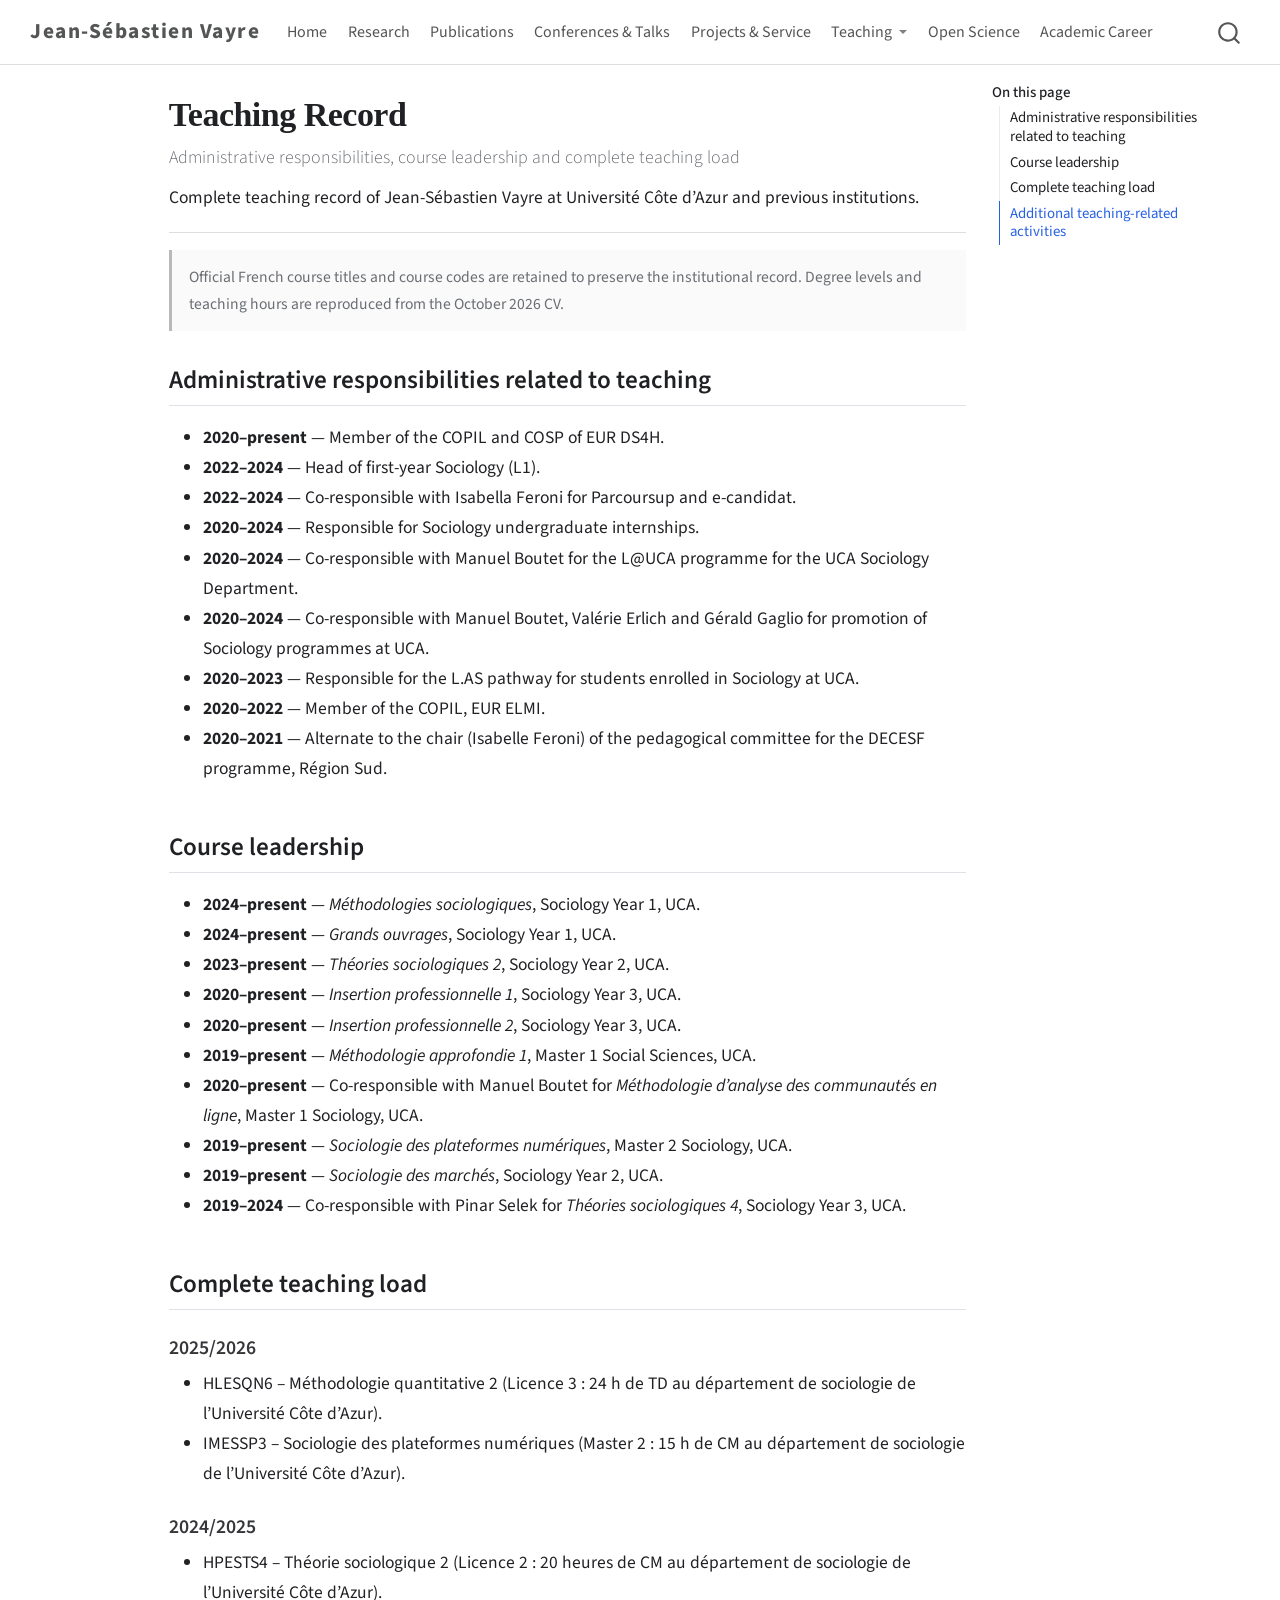
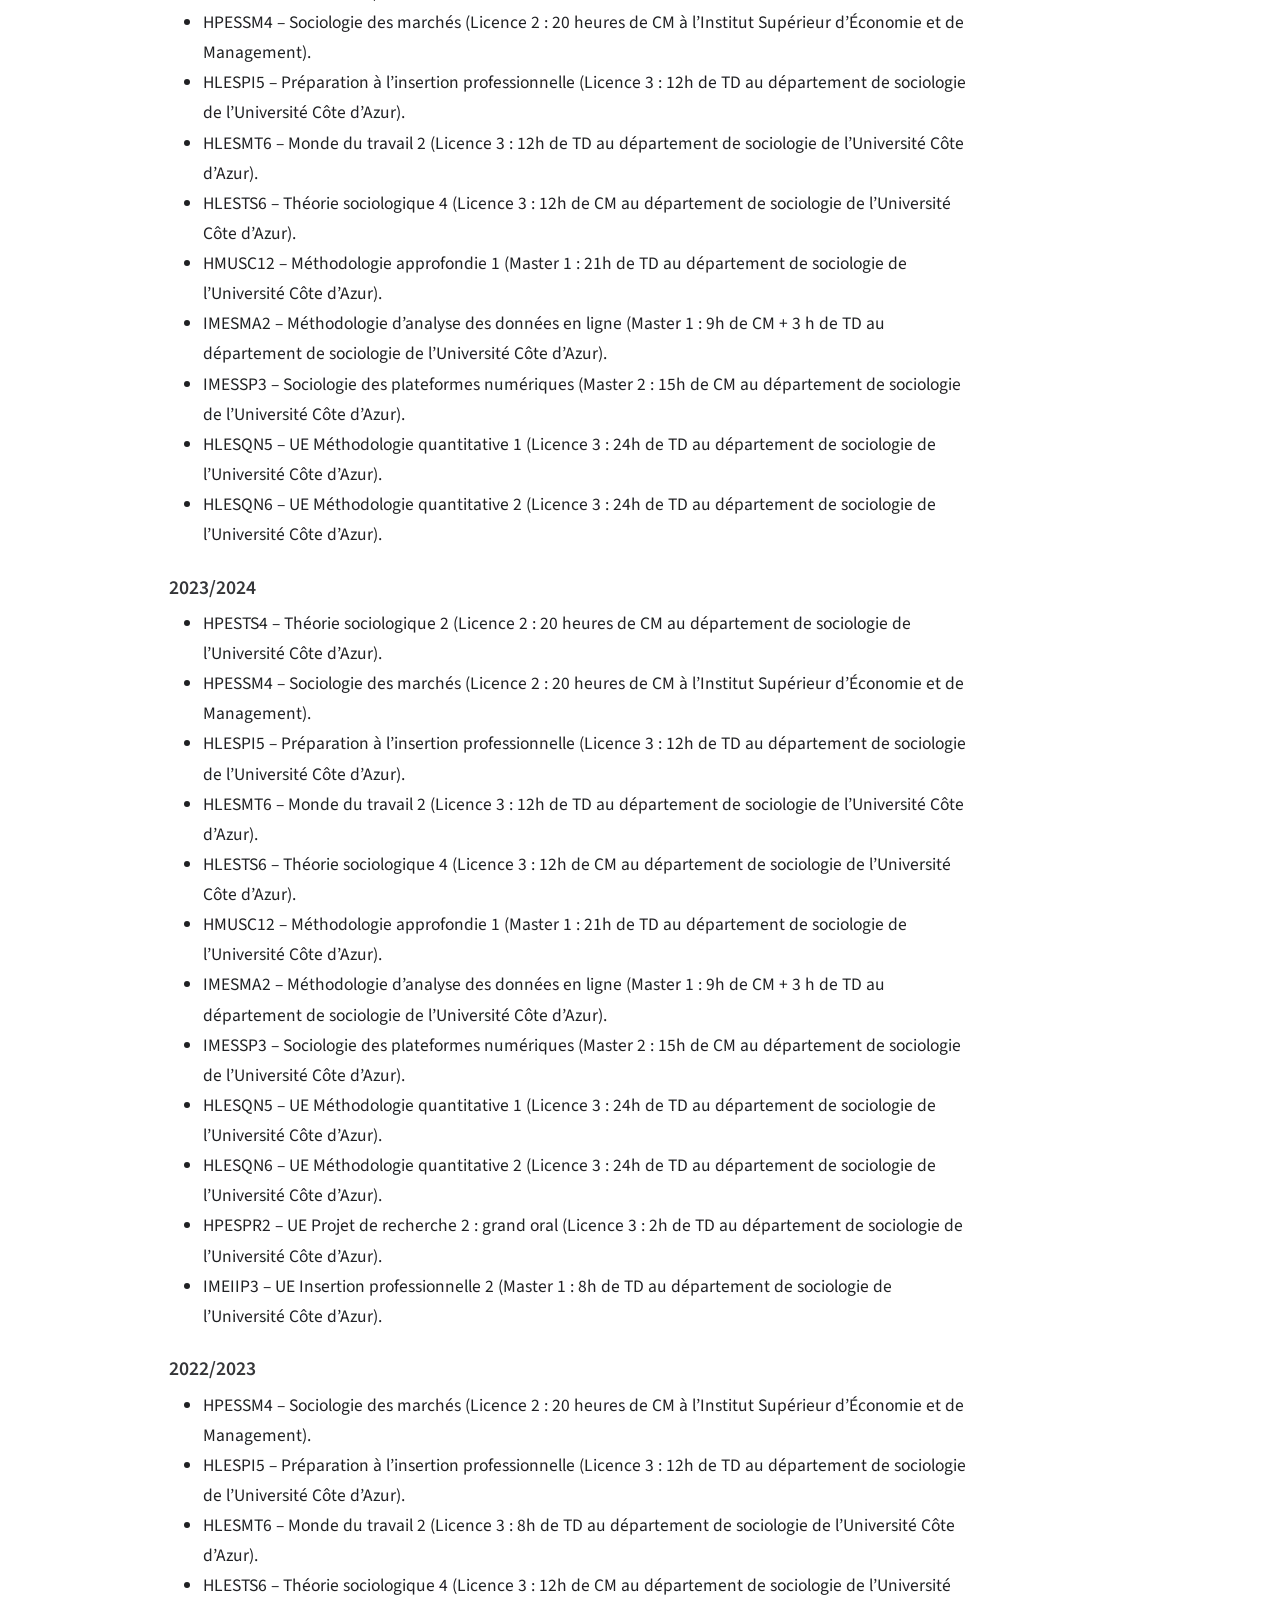
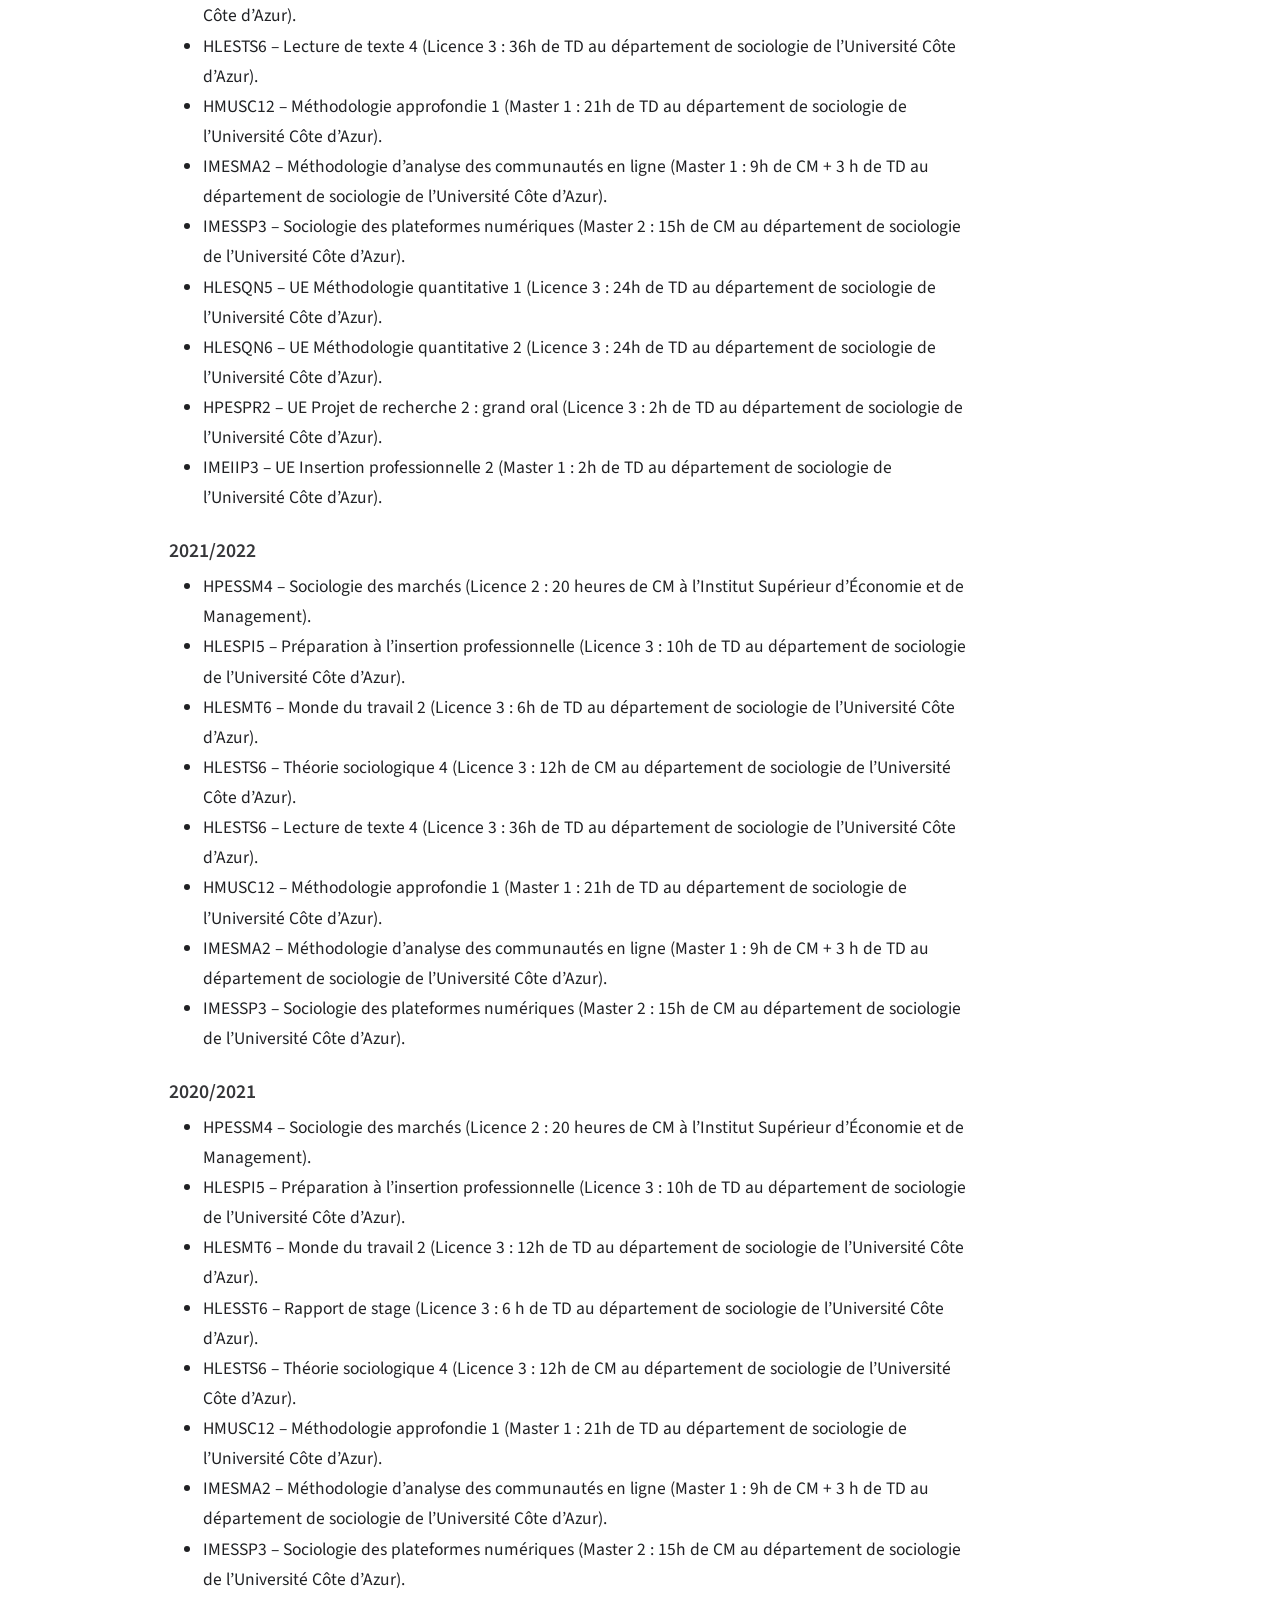
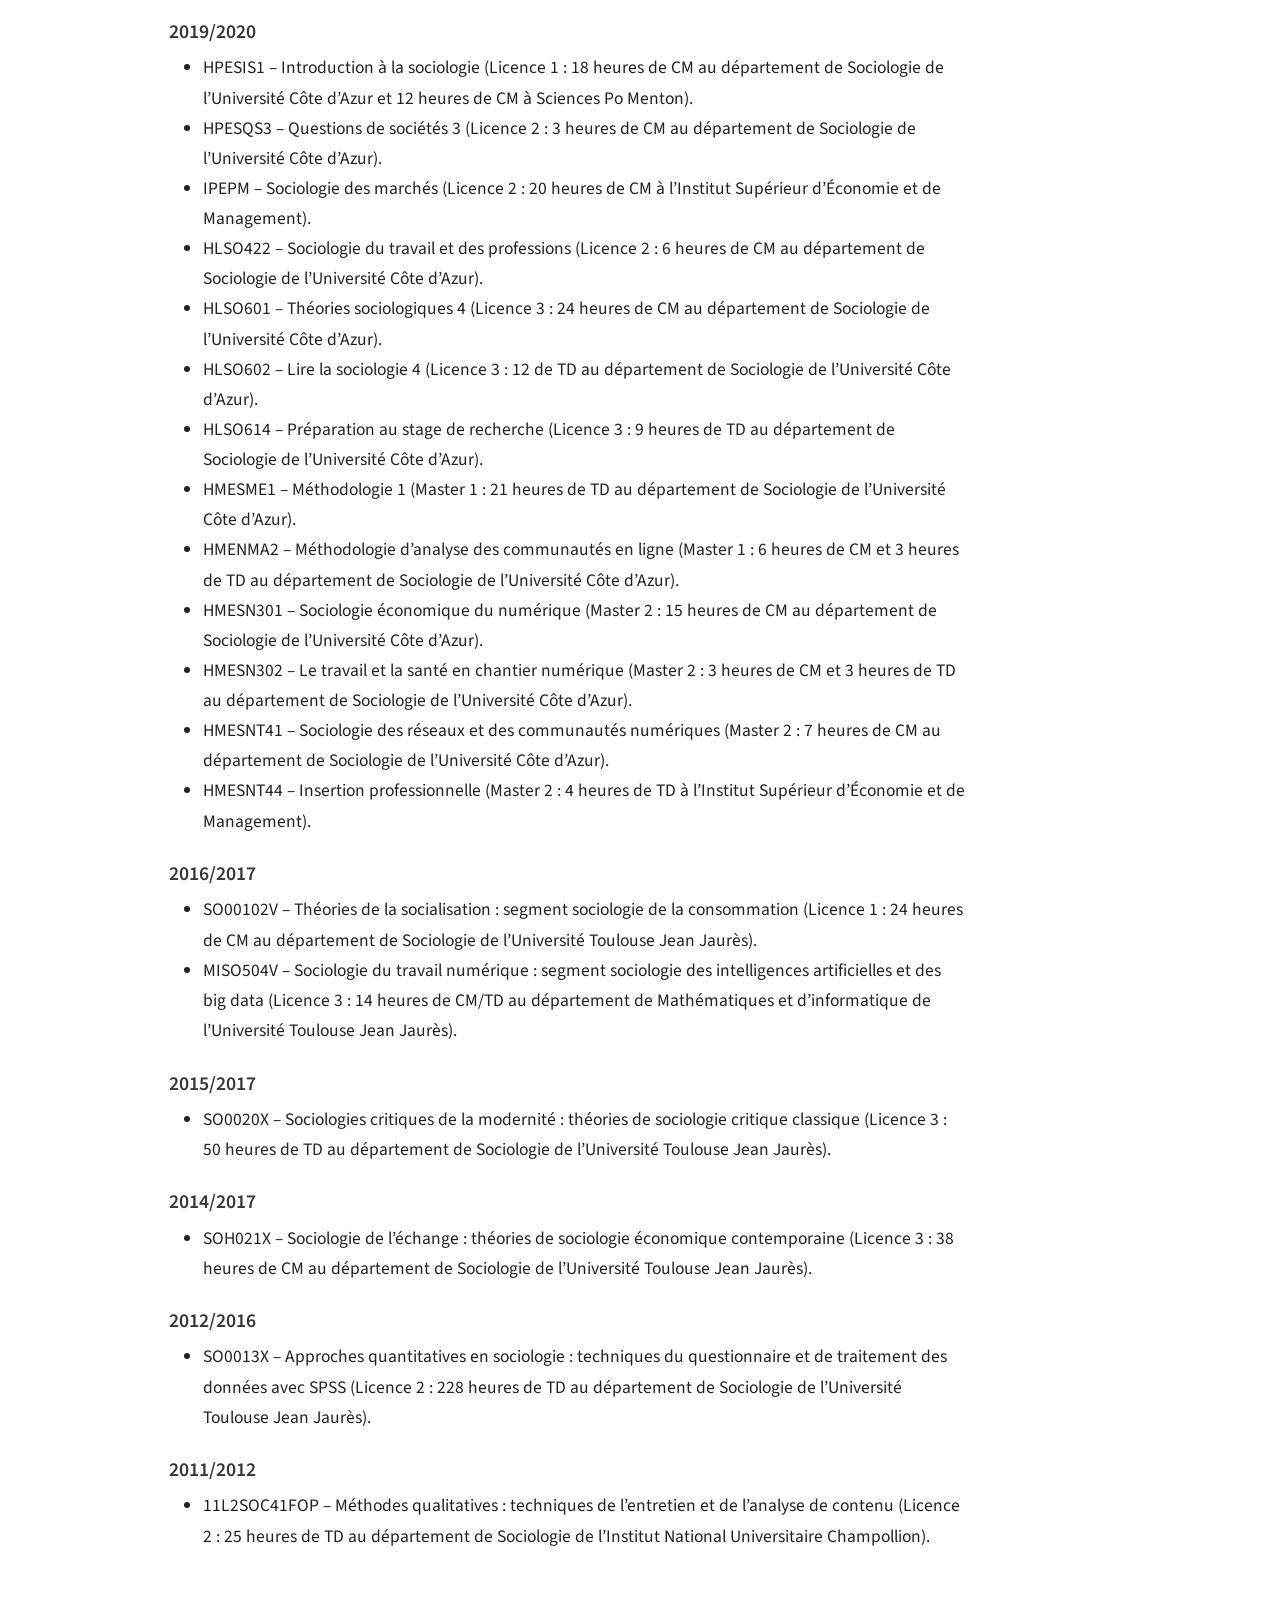
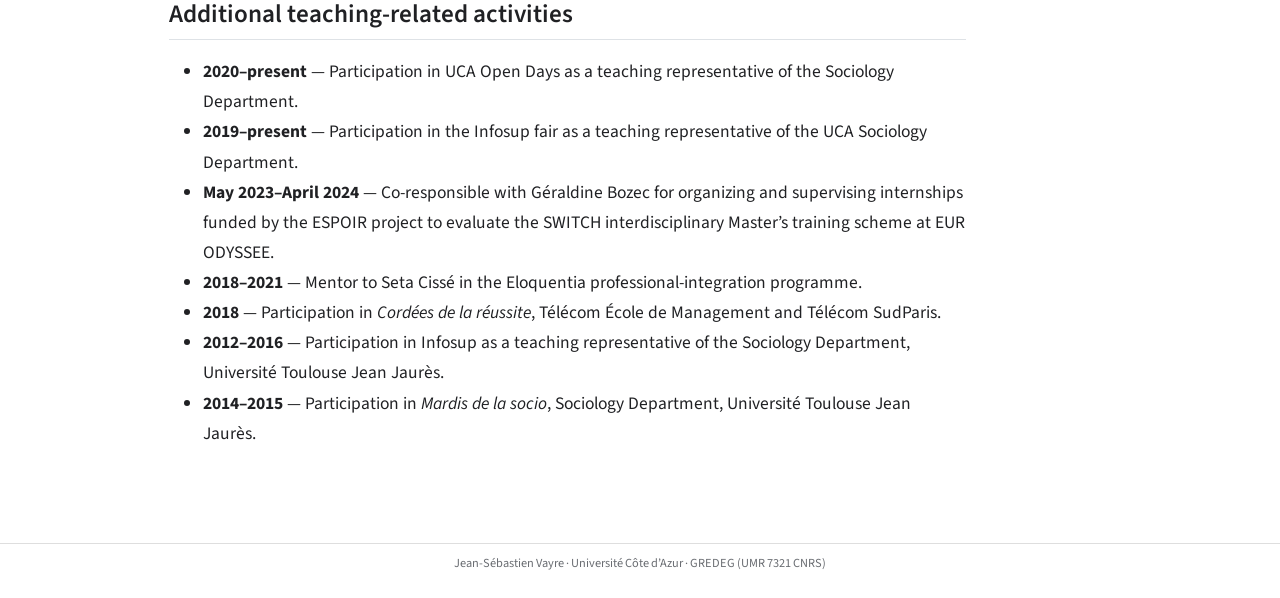
<file: teaching.html>
<!DOCTYPE html>
<html xmlns="http://www.w3.org/1999/xhtml" lang="en" xml:lang="en"><head>

<meta charset="utf-8">
<meta name="generator" content="quarto-1.10.18">

<meta name="viewport" content="width=device-width, initial-scale=1.0, user-scalable=yes">

<meta name="description" content="Complete teaching record of Jean-Sébastien Vayre at Université Côte d’Azur and previous institutions.">

<title>Teaching Record – Jean-Sébastien Vayre</title>
<style>
/* Default styles provided by pandoc.
** See https://pandoc.org/MANUAL.html#variables-for-html for config info.
*/
span.smallcaps{font-variant: small-caps;}
div.columns{display: flex; gap: 1.5em;}
div.column{flex: auto;}
@media screen {
div.columns{gap: min(4vw, 1.5em);}
div.column{overflow-x: auto;}
}
div.hanging-indent{margin-left: 1.5em; text-indent: -1.5em;}
ul.task-list{list-style: none;}
ul.task-list li input[type="checkbox"] {
  width: 0.8em;
  margin: 0 0.8em 0.2em -1em; /* quarto-specific, see https://github.com/quarto-dev/quarto-cli/issues/4556 */ 
  vertical-align: middle;
}
</style>


<script src="site_libs/quarto-nav/quarto-nav.js"></script>
<script src="site_libs/clipboard/clipboard.min.js"></script>
<script src="site_libs/quarto-search/autocomplete.umd.js"></script>
<script src="site_libs/quarto-search/fuse.min.js"></script>
<script src="site_libs/quarto-search/quarto-search.js"></script>
<meta name="quarto:offset" content="./">
<script src="site_libs/quarto-html/quarto.js" type="module"></script>
<script src="site_libs/quarto-html/tabsets/tabsets.js" type="module"></script>
<script src="site_libs/quarto-html/popper.min.js"></script>
<script src="site_libs/quarto-html/tippy.umd.min.js"></script>
<script src="site_libs/quarto-html/anchor.min.js"></script>
<link href="site_libs/quarto-html/tippy.css" rel="stylesheet">
<link href="site_libs/quarto-html/quarto-syntax-highlighting-64a204ab8560d761af7679ceaba22944.css" rel="stylesheet" id="quarto-text-highlighting-styles">
<script src="site_libs/bootstrap/bootstrap.min.js"></script>
<link href="site_libs/bootstrap/bootstrap-icons.css" rel="stylesheet">
<link href="site_libs/bootstrap/bootstrap-172ba59bd5e0b52282274ba0c0cc16fc.min.css" rel="stylesheet" append-hash="true" id="quarto-bootstrap" data-mode="light">
<script id="quarto-search-options" type="application/json">{
  "location": "navbar",
  "copy-button": false,
  "collapse-after": 3,
  "panel-placement": "end",
  "type": "overlay",
  "limit": 50,
  "keyboard-shortcut": [
    "f",
    "/",
    "s"
  ],
  "show-item-context": false,
  "language": {
    "search-no-results-text": "No results",
    "search-matching-documents-text": "matching documents",
    "search-copy-link-title": "Copy link to search",
    "search-hide-matches-text": "Hide additional matches",
    "search-more-match-text": "more match in this document",
    "search-more-matches-text": "more matches in this document",
    "search-clear-button-title": "Clear",
    "search-text-placeholder": "",
    "search-detached-cancel-button-title": "Cancel",
    "search-submit-button-title": "Submit",
    "search-label": "Search"
  }
}</script>
<style>html{ scroll-behavior: smooth; }</style>
<meta name="robots" content="index, follow, max-snippet:-1, max-image-preview:large">
<meta name="googlebot" content="index, follow, max-snippet:-1, max-image-preview:large">
<script type="application/ld+json">
{
  "@context": "https://schema.org",
  "@graph": [
    {
      "@type": "WebSite",
      "@id": "https://jeansebastienvayre-prog.github.io/#website",
      "url": "https://jeansebastienvayre-prog.github.io/",
      "name": "Jean-Sébastien Vayre",
      "alternateName": ["Jean Sebastien Vayre", "Jean-Sebastien Vayre"],
      "inLanguage": "en"
    },
    {
      "@type": "Person",
      "@id": "https://jeansebastienvayre-prog.github.io/#person",
      "name": "Jean-Sébastien Vayre",
      "alternateName": ["Jean Sebastien Vayre", "Jean-Sebastien Vayre"],
      "url": "https://jeansebastienvayre-prog.github.io/",
      "jobTitle": "Associate Professor of Sociology",
      "affiliation": [
        {
          "@type": "Organization",
          "name": "Université Côte d’Azur",
          "url": "https://univ-cotedazur.fr/"
        },
        {
          "@type": "Organization",
          "name": "GREDEG (UMR 7321 CNRS)",
          "url": "https://gredeg.univ-cotedazur.fr/"
        }
      ],
      "sameAs": [
        "https://univ-cotedazur.fr/jean-sebastien-vayre",
        "https://www.researchgate.net/profile/Jean-Sebastien-Vayre",
        "https://fr.linkedin.com/in/jean-sebastien-vayre-30b54514a",
        "https://jeansebastienvayre-prog.github.io/movici/"
      ],
      "knowsAbout": [
        "Sociology",
        "Artificial intelligence",
        "Digital technologies",
        "Information search",
        "Learning",
        "Epistemic vigilance",
        "Computational social science",
        "Agent-based modelling"
      ]
    }
  ]
}
</script>


<link rel="stylesheet" href="styles.css">
</head>

<body class="nav-fixed quarto-light">

<div id="quarto-search-results"></div>
  <header id="quarto-header" class="headroom fixed-top">
    <nav class="navbar navbar-expand-lg " data-bs-theme="dark">
      <div class="navbar-container container-fluid">
      <div class="navbar-brand-container mx-auto">
    <a class="navbar-brand" href="./index.html">
    <span class="navbar-title">Jean-Sébastien Vayre</span>
    </a>
  </div>
            <div id="quarto-search" class="" title="Search"></div>
          <button class="navbar-toggler" type="button" data-bs-toggle="collapse" data-bs-target="#navbarCollapse" aria-controls="navbarCollapse" role="menu" aria-expanded="false" aria-label="Toggle navigation" onclick="if (window.quartoToggleHeadroom) { window.quartoToggleHeadroom(); }">
  <span class="navbar-toggler-icon"></span>
</button>
          <div class="collapse navbar-collapse" id="navbarCollapse">
            <ul class="navbar-nav navbar-nav-scroll me-auto">
  <li class="nav-item">
    <a class="nav-link" href="./index.html"> 
<span class="menu-text">Home</span></a>
  </li>  
  <li class="nav-item">
    <a class="nav-link" href="./research.html"> 
<span class="menu-text">Research</span></a>
  </li>  
  <li class="nav-item">
    <a class="nav-link" href="./publications.html"> 
<span class="menu-text">Publications</span></a>
  </li>  
  <li class="nav-item">
    <a class="nav-link" href="./conferences.html"> 
<span class="menu-text">Conferences &amp; Talks</span></a>
  </li>  
  <li class="nav-item">
    <a class="nav-link" href="./projects-service.html"> 
<span class="menu-text">Projects &amp; Service</span></a>
  </li>  
  <li class="nav-item dropdown ">
    <a class="nav-link dropdown-toggle" href="#" id="nav-menu-teaching" role="link" data-bs-toggle="dropdown" aria-expanded="false">
 <span class="menu-text">Teaching</span>
    </a>
    <ul class="dropdown-menu" aria-labelledby="nav-menu-teaching">    
        <li>
    <a class="dropdown-item" href="./teaching.html">
 <span class="dropdown-text">Teaching Record</span></a>
  </li>  
        <li>
    <a class="dropdown-item" href="./supervision.html">
 <span class="dropdown-text">Supervision &amp; Assessment</span></a>
  </li>  
    </ul>
  </li>
  <li class="nav-item">
    <a class="nav-link" href="./open-science.html"> 
<span class="menu-text">Open Science</span></a>
  </li>  
  <li class="nav-item">
    <a class="nav-link" href="./career.html"> 
<span class="menu-text">Academic Career</span></a>
  </li>  
</ul>
          </div> <!-- /navcollapse -->
            <div class="quarto-navbar-tools">
</div>
      </div> <!-- /container-fluid -->
    </nav>
</header>
<!-- content -->
<div id="quarto-content" class="quarto-container page-columns page-rows-contents page-layout-article page-navbar">
<!-- sidebar -->
<!-- margin-sidebar -->
    <div id="quarto-margin-sidebar" class="sidebar margin-sidebar">
        <nav id="TOC" role="doc-toc" class="toc-active">
    <h2 id="toc-title">On this page</h2>
   
  <ul>
  <li><a href="#administrative-responsibilities-related-to-teaching" id="toc-administrative-responsibilities-related-to-teaching" class="nav-link active" data-scroll-target="#administrative-responsibilities-related-to-teaching">Administrative responsibilities related to teaching</a></li>
  <li><a href="#course-leadership" id="toc-course-leadership" class="nav-link" data-scroll-target="#course-leadership">Course leadership</a></li>
  <li><a href="#complete-teaching-load" id="toc-complete-teaching-load" class="nav-link" data-scroll-target="#complete-teaching-load">Complete teaching load</a>
  <ul class="collapse">
  <li><a href="#section" id="toc-section" class="nav-link" data-scroll-target="#section">2025/2026</a></li>
  <li><a href="#section-1" id="toc-section-1" class="nav-link" data-scroll-target="#section-1">2024/2025</a></li>
  <li><a href="#section-2" id="toc-section-2" class="nav-link" data-scroll-target="#section-2">2023/2024&nbsp;</a></li>
  <li><a href="#section-3" id="toc-section-3" class="nav-link" data-scroll-target="#section-3">2022/2023&nbsp;</a></li>
  <li><a href="#section-4" id="toc-section-4" class="nav-link" data-scroll-target="#section-4">2021/2022&nbsp;</a></li>
  <li><a href="#section-5" id="toc-section-5" class="nav-link" data-scroll-target="#section-5">2020/2021&nbsp;</a></li>
  <li><a href="#section-6" id="toc-section-6" class="nav-link" data-scroll-target="#section-6">2019/2020&nbsp;</a></li>
  <li><a href="#section-7" id="toc-section-7" class="nav-link" data-scroll-target="#section-7">2016/2017&nbsp;</a></li>
  <li><a href="#section-8" id="toc-section-8" class="nav-link" data-scroll-target="#section-8">2015/2017&nbsp;</a></li>
  <li><a href="#section-9" id="toc-section-9" class="nav-link" data-scroll-target="#section-9">2014/2017&nbsp;</a></li>
  <li><a href="#section-10" id="toc-section-10" class="nav-link" data-scroll-target="#section-10">2012/2016&nbsp;</a></li>
  <li><a href="#section-11" id="toc-section-11" class="nav-link" data-scroll-target="#section-11">2011/2012&nbsp;</a></li>
  </ul></li>
  <li><a href="#additional-teaching-related-activities" id="toc-additional-teaching-related-activities" class="nav-link" data-scroll-target="#additional-teaching-related-activities">Additional teaching-related activities</a></li>
  </ul>
</nav>
    </div>
<!-- main -->
<main class="content" id="quarto-document-content">

<header id="title-block-header" class="quarto-title-block default">
<div class="quarto-title">
<h1 class="title">Teaching Record</h1>
<p class="subtitle lead">Administrative responsibilities, course leadership and complete teaching load</p>
</div>

<div>
  <div class="description">
    Complete teaching record of Jean-Sébastien Vayre at Université Côte d’Azur and previous institutions.
  </div>
</div>


<div class="quarto-title-meta">

    
  
    
  </div>
  


</header>


<div class="note-original">
Official French course titles and course codes are retained to preserve the institutional record. Degree levels and teaching hours are reproduced from the October 2026 CV.
</div>
<section id="administrative-responsibilities-related-to-teaching" class="level2">
<h2 class="anchored" data-anchor-id="administrative-responsibilities-related-to-teaching">Administrative responsibilities related to teaching</h2>
<ul>
<li><strong>2020–present</strong> — Member of the COPIL and COSP of EUR DS4H.</li>
<li><strong>2022–2024</strong> — Head of first-year Sociology (L1).</li>
<li><strong>2022–2024</strong> — Co-responsible with Isabella Feroni for Parcoursup and e-candidat.</li>
<li><strong>2020–2024</strong> — Responsible for Sociology undergraduate internships.</li>
<li><strong>2020–2024</strong> — Co-responsible with Manuel Boutet for the L@UCA programme for the UCA Sociology Department.</li>
<li><strong>2020–2024</strong> — Co-responsible with Manuel Boutet, Valérie Erlich and Gérald Gaglio for promotion of Sociology programmes at UCA.</li>
<li><strong>2020–2023</strong> — Responsible for the L.AS pathway for students enrolled in Sociology at UCA.</li>
<li><strong>2020–2022</strong> — Member of the COPIL, EUR ELMI.</li>
<li><strong>2020–2021</strong> — Alternate to the chair (Isabelle Feroni) of the pedagogical committee for the DECESF programme, Région Sud.</li>
</ul>
</section>
<section id="course-leadership" class="level2">
<h2 class="anchored" data-anchor-id="course-leadership">Course leadership</h2>
<ul>
<li><strong>2024–present</strong> — <em>Méthodologies sociologiques</em>, Sociology Year 1, UCA.</li>
<li><strong>2024–present</strong> — <em>Grands ouvrages</em>, Sociology Year 1, UCA.</li>
<li><strong>2023–present</strong> — <em>Théories sociologiques 2</em>, Sociology Year 2, UCA.</li>
<li><strong>2020–present</strong> — <em>Insertion professionnelle 1</em>, Sociology Year 3, UCA.</li>
<li><strong>2020–present</strong> — <em>Insertion professionnelle 2</em>, Sociology Year 3, UCA.</li>
<li><strong>2019–present</strong> — <em>Méthodologie approfondie 1</em>, Master 1 Social Sciences, UCA.</li>
<li><strong>2020–present</strong> — Co-responsible with Manuel Boutet for <em>Méthodologie d’analyse des communautés en ligne</em>, Master 1 Sociology, UCA.</li>
<li><strong>2019–present</strong> — <em>Sociologie des plateformes numériques</em>, Master 2 Sociology, UCA.</li>
<li><strong>2019–present</strong> — <em>Sociologie des marchés</em>, Sociology Year 2, UCA.</li>
<li><strong>2019–2024</strong> — Co-responsible with Pinar Selek for <em>Théories sociologiques 4</em>, Sociology Year 3, UCA.</li>
</ul>
</section>
<section id="complete-teaching-load" class="level2">
<h2 class="anchored" data-anchor-id="complete-teaching-load">Complete teaching load</h2>
<section id="section" class="level3">
<h3 class="anchored" data-anchor-id="section">2025/2026</h3>
<ul>
<li>HLESQN6 – Méthodologie quantitative 2 (Licence 3 : 24 h de TD au département de sociologie de l’Université Côte d’Azur).</li>
<li>IMESSP3 – Sociologie des plateformes numériques (Master 2 : 15 h de CM au département de sociologie de l’Université Côte d’Azur).</li>
</ul>
</section>
<section id="section-1" class="level3">
<h3 class="anchored" data-anchor-id="section-1">2024/2025</h3>
<ul>
<li>HPESTS4 – Théorie sociologique 2 (Licence 2 : 20 heures de CM au département de sociologie de l’Université Côte d’Azur).</li>
<li>HPESSM4 – Sociologie des marchés (Licence 2 : 20 heures de CM à l’Institut Supérieur d’Économie et de Management).</li>
<li>HLESPI5 – Préparation à l’insertion professionnelle (Licence 3 : 12h de TD au département de sociologie de l’Université Côte d’Azur).</li>
<li>HLESMT6 – Monde du travail 2 (Licence 3 : 12h de TD au département de sociologie de l’Université Côte d’Azur).</li>
<li>HLESTS6 – Théorie sociologique 4 (Licence 3 : 12h de CM au département de sociologie de l’Université Côte d’Azur).</li>
<li>HMUSC12 – Méthodologie approfondie 1 (Master 1 : 21h de TD au département de sociologie de l’Université Côte d’Azur).</li>
<li>IMESMA2 – Méthodologie d’analyse des données en ligne (Master 1 : 9h de CM + 3 h de TD au département de sociologie de l’Université Côte d’Azur).</li>
<li>IMESSP3 – Sociologie des plateformes numériques (Master 2 : 15h de CM au département de sociologie de l’Université Côte d’Azur).</li>
<li>HLESQN5 – UE Méthodologie quantitative 1 (Licence 3 : 24h de TD au département de sociologie de l’Université Côte d’Azur).</li>
<li>HLESQN6 – UE Méthodologie quantitative 2 (Licence 3 : 24h de TD au département de sociologie de l’Université Côte d’Azur).</li>
</ul>
</section>
<section id="section-2" class="level3">
<h3 class="anchored" data-anchor-id="section-2">2023/2024&nbsp;</h3>
<ul>
<li>HPESTS4 – Théorie sociologique 2 (Licence 2&nbsp;: 20 heures de CM au département de sociologie de l’Université Côte d’Azur).</li>
<li>HPESSM4 – Sociologie des marchés (Licence 2&nbsp;: 20 heures de CM à l’Institut Supérieur d’Économie et de Management).</li>
<li>HLESPI5 – Préparation à l’insertion professionnelle (Licence 3&nbsp;: 12h de TD au département de sociologie de l’Université Côte d’Azur).</li>
<li>HLESMT6 – Monde du travail 2 (Licence 3&nbsp;: 12h de TD au département de sociologie de l’Université Côte d’Azur).</li>
<li>HLESTS6 – Théorie sociologique 4 (Licence 3&nbsp;: 12h de CM au département de sociologie de l’Université Côte d’Azur).</li>
<li>HMUSC12 – Méthodologie approfondie 1 (Master 1&nbsp;: 21h de TD au département de sociologie de l’Université Côte d’Azur).</li>
<li>IMESMA2 – Méthodologie d’analyse des données en ligne (Master 1&nbsp;: 9h de CM + 3 h de TD au département de sociologie de l’Université Côte d’Azur).</li>
<li>IMESSP3 – Sociologie des plateformes numériques (Master 2&nbsp;: 15h de CM au département de sociologie de l’Université Côte d’Azur).</li>
<li>HLESQN5 – UE Méthodologie quantitative 1 (Licence 3&nbsp;: 24h de TD au département de sociologie de l’Université Côte d’Azur).</li>
<li>HLESQN6 – UE Méthodologie quantitative 2 (Licence 3&nbsp;: 24h de TD au département de sociologie de l’Université Côte d’Azur).</li>
<li>HPESPR2 – UE Projet de recherche 2&nbsp;: grand oral (Licence 3&nbsp;: 2h de TD au département de sociologie de l’Université Côte d’Azur).</li>
<li>IMEIIP3 – UE Insertion professionnelle 2 (Master 1&nbsp;: 8h de TD au département de sociologie de l’Université Côte d’Azur).</li>
</ul>
</section>
<section id="section-3" class="level3">
<h3 class="anchored" data-anchor-id="section-3">2022/2023&nbsp;</h3>
<ul>
<li>HPESSM4 – Sociologie des marchés (Licence 2&nbsp;: 20 heures de CM à l’Institut Supérieur d’Économie et de Management).</li>
<li>HLESPI5 – Préparation à l’insertion professionnelle (Licence 3&nbsp;: 12h de TD au département de sociologie de l’Université Côte d’Azur).</li>
<li>HLESMT6 – Monde du travail 2 (Licence 3&nbsp;: 8h de TD au département de sociologie de l’Université Côte d’Azur).</li>
<li>HLESTS6 – Théorie sociologique 4 (Licence 3&nbsp;: 12h de CM au département de sociologie de l’Université Côte d’Azur).</li>
<li>HLESTS6 – Lecture de texte 4 (Licence 3&nbsp;: 36h de TD au département de sociologie de l’Université Côte d’Azur).</li>
<li>HMUSC12 – Méthodologie approfondie 1 (Master 1&nbsp;: 21h de TD au département de sociologie de l’Université Côte d’Azur).</li>
<li>IMESMA2 – Méthodologie d’analyse des communautés en ligne (Master 1&nbsp;: 9h de CM + 3 h de TD au département de sociologie de l’Université Côte d’Azur).</li>
<li>IMESSP3 – Sociologie des plateformes numériques (Master 2&nbsp;: 15h de CM au département de sociologie de l’Université Côte d’Azur).</li>
<li>HLESQN5 – UE Méthodologie quantitative 1 (Licence 3&nbsp;: 24h de TD au département de sociologie de l’Université Côte d’Azur).</li>
<li>HLESQN6 – UE Méthodologie quantitative 2 (Licence 3&nbsp;: 24h de TD au département de sociologie de l’Université Côte d’Azur).</li>
<li>HPESPR2 – UE Projet de recherche 2&nbsp;: grand oral (Licence 3&nbsp;: 2h de TD au département de sociologie de l’Université Côte d’Azur).</li>
<li>IMEIIP3 – UE Insertion professionnelle 2 (Master 1&nbsp;: 2h de TD au département de sociologie de l’Université Côte d’Azur).</li>
</ul>
</section>
<section id="section-4" class="level3">
<h3 class="anchored" data-anchor-id="section-4">2021/2022&nbsp;</h3>
<ul>
<li>HPESSM4 – Sociologie des marchés (Licence 2&nbsp;: 20 heures de CM à l’Institut Supérieur d’Économie et de Management).</li>
<li>HLESPI5 – Préparation à l’insertion professionnelle (Licence 3&nbsp;: 10h de TD au département de sociologie de l’Université Côte d’Azur).</li>
<li>HLESMT6 – Monde du travail 2 (Licence 3&nbsp;: 6h de TD au département de sociologie de l’Université Côte d’Azur).</li>
<li>HLESTS6 – Théorie sociologique 4 (Licence 3&nbsp;: 12h de CM au département de sociologie de l’Université Côte d’Azur).</li>
<li>HLESTS6 – Lecture de texte 4 (Licence 3&nbsp;: 36h de TD au département de sociologie de l’Université Côte d’Azur).</li>
<li>HMUSC12 – Méthodologie approfondie 1 (Master 1&nbsp;: 21h de TD au département de sociologie de l’Université Côte d’Azur).</li>
<li>IMESMA2 – Méthodologie d’analyse des communautés en ligne (Master 1&nbsp;: 9h de CM + 3 h de TD au département de sociologie de l’Université Côte d’Azur).</li>
<li>IMESSP3 – Sociologie des plateformes numériques (Master 2&nbsp;: 15h de CM au département de sociologie de l’Université Côte d’Azur).</li>
</ul>
</section>
<section id="section-5" class="level3">
<h3 class="anchored" data-anchor-id="section-5">2020/2021&nbsp;</h3>
<ul>
<li>HPESSM4 – Sociologie des marchés (Licence 2&nbsp;: 20 heures de CM à l’Institut Supérieur d’Économie et de Management).</li>
<li>HLESPI5 – Préparation à l’insertion professionnelle (Licence 3&nbsp;: 10h de TD au département de sociologie de l’Université Côte d’Azur).</li>
<li>HLESMT6 – Monde du travail 2 (Licence 3&nbsp;: 12h de TD au département de sociologie de l’Université Côte d’Azur).</li>
<li>HLESST6 – Rapport de stage (Licence 3&nbsp;: 6 h de TD au département de sociologie de l’Université Côte d’Azur).</li>
<li>HLESTS6 – Théorie sociologique 4 (Licence 3&nbsp;: 12h de CM au département de sociologie de l’Université Côte d’Azur).</li>
<li>HMUSC12 – Méthodologie approfondie 1 (Master 1&nbsp;: 21h de TD au département de sociologie de l’Université Côte d’Azur).</li>
<li>IMESMA2 – Méthodologie d’analyse des communautés en ligne (Master 1&nbsp;: 9h de CM + 3 h de TD au département de sociologie de l’Université Côte d’Azur).</li>
<li>IMESSP3 – Sociologie des plateformes numériques (Master 2&nbsp;: 15h de CM au département de sociologie de l’Université Côte d’Azur).</li>
</ul>
</section>
<section id="section-6" class="level3">
<h3 class="anchored" data-anchor-id="section-6">2019/2020&nbsp;</h3>
<ul>
<li>HPESIS1 – Introduction à la sociologie (Licence 1&nbsp;: 18 heures de CM au département de Sociologie de l’Université Côte d’Azur et 12 heures de CM à Sciences Po Menton).</li>
<li>HPESQS3 – Questions de sociétés 3 (Licence 2&nbsp;: 3 heures de CM au département de Sociologie de l’Université Côte d’Azur).</li>
<li>IPEPM – Sociologie des marchés (Licence 2&nbsp;: 20 heures de CM à l’Institut Supérieur d’Économie et de Management).</li>
<li>HLSO422 – Sociologie du travail et des professions (Licence 2&nbsp;: 6 heures de CM au département de Sociologie de l’Université Côte d’Azur).</li>
<li>HLSO601 – Théories sociologiques 4 (Licence 3&nbsp;: 24 heures de CM au département de Sociologie de l’Université Côte d’Azur).</li>
<li>HLSO602 – Lire la sociologie 4 (Licence 3&nbsp;: 12 de TD au département de Sociologie de l’Université Côte d’Azur).</li>
<li>HLSO614 – Préparation au stage de recherche (Licence 3&nbsp;: 9 heures de TD au département de Sociologie de l’Université Côte d’Azur).</li>
<li>HMESME1 – Méthodologie 1 (Master 1&nbsp;: 21 heures de TD au département de Sociologie de l’Université Côte d’Azur).</li>
<li>HMENMA2 – Méthodologie d’analyse des communautés en ligne (Master 1&nbsp;: 6 heures de CM et 3 heures de TD au département de Sociologie de l’Université Côte d’Azur).</li>
<li>HMESN301 – Sociologie économique du numérique (Master 2&nbsp;: 15 heures de CM au département de Sociologie de l’Université Côte d’Azur).</li>
<li>HMESN302 – Le travail et la santé en chantier numérique (Master 2&nbsp;: 3 heures de CM et 3 heures de TD au département de Sociologie de l’Université Côte d’Azur).</li>
<li>HMESNT41 – Sociologie des réseaux et des communautés numériques (Master 2&nbsp;: 7 heures de CM au département de Sociologie de l’Université Côte d’Azur).</li>
<li>HMESNT44 – Insertion professionnelle (Master 2&nbsp;: 4 heures de TD à l’Institut Supérieur d’Économie et de Management).</li>
</ul>
</section>
<section id="section-7" class="level3">
<h3 class="anchored" data-anchor-id="section-7">2016/2017&nbsp;</h3>
<ul>
<li>SO00102V – Théories de la socialisation&nbsp;: segment sociologie de la consommation (Licence 1&nbsp;: 24 heures de CM au département de Sociologie de l’Université Toulouse Jean Jaurès).</li>
<li>MISO504V – Sociologie du travail numérique&nbsp;: segment sociologie des intelligences artificielles et des big data (Licence 3&nbsp;: 14 heures de CM/TD au département de Mathématiques et d’informatique de l’Université Toulouse Jean Jaurès).</li>
</ul>
</section>
<section id="section-8" class="level3">
<h3 class="anchored" data-anchor-id="section-8">2015/2017&nbsp;</h3>
<ul>
<li>SO0020X – Sociologies critiques de la modernité&nbsp;: théories de sociologie critique classique (Licence 3&nbsp;: 50 heures de TD au département de Sociologie de l’Université Toulouse Jean Jaurès).</li>
</ul>
</section>
<section id="section-9" class="level3">
<h3 class="anchored" data-anchor-id="section-9">2014/2017&nbsp;</h3>
<ul>
<li>SOH021X – Sociologie de l’échange&nbsp;: théories de sociologie économique contemporaine (Licence 3&nbsp;: 38 heures de CM au département de Sociologie de l’Université Toulouse Jean Jaurès).</li>
</ul>
</section>
<section id="section-10" class="level3">
<h3 class="anchored" data-anchor-id="section-10">2012/2016&nbsp;</h3>
<ul>
<li>SO0013X – Approches quantitatives en sociologie&nbsp;: techniques du questionnaire et de traitement des données avec SPSS (Licence 2&nbsp;: 228 heures de TD au département de Sociologie de l’Université Toulouse Jean Jaurès).</li>
</ul>
</section>
<section id="section-11" class="level3">
<h3 class="anchored" data-anchor-id="section-11">2011/2012&nbsp;</h3>
<ul>
<li>11L2SOC41FOP – Méthodes qualitatives&nbsp;: techniques de l’entretien et de l’analyse de contenu (Licence 2&nbsp;: 25 heures de TD au département de Sociologie de l’Institut National Universitaire Champollion).</li>
</ul>
</section>
</section>
<section id="additional-teaching-related-activities" class="level2">
<h2 class="anchored" data-anchor-id="additional-teaching-related-activities">Additional teaching-related activities</h2>
<ul>
<li><strong>2020–present</strong> — Participation in UCA Open Days as a teaching representative of the Sociology Department.</li>
<li><strong>2019–present</strong> — Participation in the Infosup fair as a teaching representative of the UCA Sociology Department.</li>
<li><strong>May 2023–April 2024</strong> — Co-responsible with Géraldine Bozec for organizing and supervising internships funded by the ESPOIR project to evaluate the SWITCH interdisciplinary Master’s training scheme at EUR ODYSSEE.</li>
<li><strong>2018–2021</strong> — Mentor to Seta Cissé in the Eloquentia professional-integration programme.</li>
<li><strong>2018</strong> — Participation in <em>Cordées de la réussite</em>, Télécom École de Management and Télécom SudParis.</li>
<li><strong>2012–2016</strong> — Participation in Infosup as a teaching representative of the Sociology Department, Université Toulouse Jean Jaurès.</li>
<li><strong>2014–2015</strong> — Participation in <em>Mardis de la socio</em>, Sociology Department, Université Toulouse Jean Jaurès.</li>
</ul>


</section>

</main> <!-- /main -->
<script id="quarto-html-after-body" type="application/javascript">
  window.document.addEventListener("DOMContentLoaded", function (event) {
    const icon = "";
    const anchorJS = new window.AnchorJS();
    anchorJS.options = {
      placement: 'right',
      icon: icon
    };
    anchorJS.add('.anchored');
    const isCodeAnnotation = (el) => {
      for (const clz of el.classList) {
        if (clz.startsWith('code-annotation-')) {                     
          return true;
        }
      }
      return false;
    }
    const onCopySuccess = function(e) {
      // button target
      const button = e.trigger;
      // don't keep focus
      button.blur();
      // flash "checked"
      button.classList.add('code-copy-button-checked');
      var currentTitle = button.getAttribute("title");
      button.setAttribute("title", "Copied!");
      let tooltip;
      if (window.bootstrap) {
        button.setAttribute("data-bs-toggle", "tooltip");
        button.setAttribute("data-bs-placement", "left");
        button.setAttribute("data-bs-title", "Copied!");
        tooltip = new bootstrap.Tooltip(button, 
          { trigger: "manual", 
            customClass: "code-copy-button-tooltip",
            offset: [0, -8]});
        tooltip.show();    
      }
      setTimeout(function() {
        if (tooltip) {
          tooltip.hide();
          button.removeAttribute("data-bs-title");
          button.removeAttribute("data-bs-toggle");
          button.removeAttribute("data-bs-placement");
        }
        button.setAttribute("title", currentTitle);
        button.classList.remove('code-copy-button-checked');
      }, 1000);
      // clear code selection
      e.clearSelection();
    }
    const getTextToCopy = function(trigger) {
      const outerScaffold = trigger.parentElement.cloneNode(true);
      const codeEl = outerScaffold.querySelector('code');
      for (const childEl of codeEl.children) {
        if (isCodeAnnotation(childEl)) {
          childEl.remove();
        }
      }
      return codeEl.innerText;
    }
    const clipboard = new window.ClipboardJS('.code-copy-button:not([data-in-quarto-modal])', {
      text: getTextToCopy
    });
    clipboard.on('success', onCopySuccess);
    if (window.document.getElementById('quarto-embedded-source-code-modal')) {
      const clipboardModal = new window.ClipboardJS('.code-copy-button[data-in-quarto-modal]', {
        text: getTextToCopy,
        container: window.document.getElementById('quarto-embedded-source-code-modal')
      });
      clipboardModal.on('success', onCopySuccess);
    }
      var localhostRegex = new RegExp(/^(?:http|https):\/\/localhost\:?[0-9]*\//);
      var mailtoRegex = new RegExp(/^mailto:/);
        var filterRegex = new RegExp("https:\/\/jeansebastienvayre-prog\.github\.io\/");
      var isInternal = (href) => {
          return filterRegex.test(href) || localhostRegex.test(href) || mailtoRegex.test(href);
      }
      // Inspect non-navigation links and adorn them if external
     var links = window.document.querySelectorAll('a[href]:not(.nav-link):not(.navbar-brand):not(.toc-action):not(.sidebar-link):not(.sidebar-item-toggle):not(.pagination-link):not(.no-external):not([aria-hidden]):not(.dropdown-item):not(.quarto-navigation-tool):not(.about-link)');
      for (var i=0; i<links.length; i++) {
        const link = links[i];
        if (!isInternal(link.href)) {
          // undo the damage that might have been done by quarto-nav.js in the case of
          // links that we want to consider external
          if (link.dataset.originalHref !== undefined) {
            link.href = link.dataset.originalHref;
          }
            // target, if specified
            link.setAttribute("target", "_blank");
            if (link.getAttribute("rel") === null) {
              link.setAttribute("rel", "noopener");
            }
        }
      }
    function tippyHover(el, contentFn, onTriggerFn, onUntriggerFn) {
      const config = {
        allowHTML: true,
        maxWidth: 500,
        delay: 100,
        arrow: false,
        appendTo: function(el) {
            return el.parentElement;
        },
        interactive: true,
        interactiveBorder: 10,
        theme: 'quarto',
        placement: 'bottom-start',
      };
      if (contentFn) {
        config.content = contentFn;
      }
      if (onTriggerFn) {
        config.onTrigger = onTriggerFn;
      }
      if (onUntriggerFn) {
        config.onUntrigger = onUntriggerFn;
      }
      window.tippy(el, config); 
    }
    const noterefs = window.document.querySelectorAll('a[role="doc-noteref"]');
    for (var i=0; i<noterefs.length; i++) {
      const ref = noterefs[i];
      tippyHover(ref, function() {
        // use id or data attribute instead here
        let href = ref.getAttribute('data-footnote-href') || ref.getAttribute('href');
        try { href = new URL(href).hash; } catch {}
        const id = href.replace(/^#\/?/, "");
        const note = window.document.getElementById(id);
        if (note) {
          return note.innerHTML;
        } else {
          return "";
        }
      });
    }
    const xrefs = window.document.querySelectorAll('a.quarto-xref');
    const processXRef = (id, note) => {
      // Strip column container classes
      const stripColumnClz = (el) => {
        el.classList.remove("page-full", "page-columns");
        if (el.children) {
          for (const child of el.children) {
            stripColumnClz(child);
          }
        }
      }
      stripColumnClz(note)
      if (id === null || id.startsWith('sec-')) {
        // Special case sections, only their first couple elements
        const container = document.createElement("div");
        if (note.children && note.children.length > 2) {
          container.appendChild(note.children[0].cloneNode(true));
          for (let i = 1; i < note.children.length; i++) {
            const child = note.children[i];
            if (child.tagName === "P" && child.innerText === "") {
              continue;
            } else {
              container.appendChild(child.cloneNode(true));
              break;
            }
          }
          if (window.Quarto?.typesetMath) {
            window.Quarto.typesetMath(container);
          }
          return container.innerHTML
        } else {
          if (window.Quarto?.typesetMath) {
            window.Quarto.typesetMath(note);
          }
          return note.innerHTML;
        }
      } else {
        // Remove any anchor links if they are present
        const anchorLink = note.querySelector('a.anchorjs-link');
        if (anchorLink) {
          anchorLink.remove();
        }
        if (window.Quarto?.typesetMath) {
          window.Quarto.typesetMath(note);
        }
        if (note.classList.contains("callout")) {
          return note.outerHTML;
        } else {
          return note.innerHTML;
        }
      }
    }
    for (var i=0; i<xrefs.length; i++) {
      const xref = xrefs[i];
      tippyHover(xref, undefined, function(instance) {
        instance.disable();
        let url = xref.getAttribute('href');
        let hash = undefined; 
        if (url.startsWith('#')) {
          hash = url;
        } else {
          try { hash = new URL(url).hash; } catch {}
        }
        if (hash) {
          const id = hash.replace(/^#\/?/, "");
          const note = window.document.getElementById(id);
          if (note !== null) {
            try {
              const html = processXRef(id, note.cloneNode(true));
              instance.setContent(html);
            } finally {
              instance.enable();
              instance.show();
            }
          } else {
            // See if we can fetch this
            fetch(url.split('#')[0])
            .then(res => res.text())
            .then(html => {
              const parser = new DOMParser();
              const htmlDoc = parser.parseFromString(html, "text/html");
              const note = htmlDoc.getElementById(id);
              if (note !== null) {
                const html = processXRef(id, note);
                instance.setContent(html);
              } 
            }).finally(() => {
              instance.enable();
              instance.show();
            });
          }
        } else {
          // See if we can fetch a full url (with no hash to target)
          // This is a special case and we should probably do some content thinning / targeting
          fetch(url)
          .then(res => res.text())
          .then(html => {
            const parser = new DOMParser();
            const htmlDoc = parser.parseFromString(html, "text/html");
            const note = htmlDoc.querySelector('main.content');
            if (note !== null) {
              // This should only happen for chapter cross references
              // (since there is no id in the URL)
              // remove the first header
              if (note.children.length > 0 && note.children[0].tagName === "HEADER") {
                note.children[0].remove();
              }
              const html = processXRef(null, note);
              instance.setContent(html);
            } 
          }).finally(() => {
            instance.enable();
            instance.show();
          });
        }
      }, function(instance) {
      });
    }
        let selectedAnnoteEl;
        const selectorForAnnotation = ( cell, annotation) => {
          let cellAttr = 'data-code-cell="' + cell + '"';
          let lineAttr = 'data-code-annotation="' +  annotation + '"';
          const selector = 'span[' + cellAttr + '][' + lineAttr + ']';
          return selector;
        }
        const selectCodeLines = (annoteEl) => {
          const doc = window.document;
          const targetCell = annoteEl.getAttribute("data-target-cell");
          const targetAnnotation = annoteEl.getAttribute("data-target-annotation");
          const annoteSpan = window.document.querySelector(selectorForAnnotation(targetCell, targetAnnotation));
          const lines = annoteSpan.getAttribute("data-code-lines").split(",");
          const lineIds = lines.map((line) => {
            return targetCell + "-" + line;
          })
          let top = null;
          let height = null;
          let parent = null;
          if (lineIds.length > 0) {
              //compute the position of the single el (top and bottom and make a div)
              const el = window.document.getElementById(lineIds[0]);
              top = el.offsetTop;
              height = el.offsetHeight;
              parent = el.parentElement.parentElement;
            if (lineIds.length > 1) {
              const lastEl = window.document.getElementById(lineIds[lineIds.length - 1]);
              const bottom = lastEl.offsetTop + lastEl.offsetHeight;
              height = bottom - top;
            }
            if (top !== null && height !== null && parent !== null) {
              // cook up a div (if necessary) and position it 
              let div = window.document.getElementById("code-annotation-line-highlight");
              if (div === null) {
                div = window.document.createElement("div");
                div.setAttribute("id", "code-annotation-line-highlight");
                div.style.position = 'absolute';
                parent.appendChild(div);
              }
              div.style.top = top - 2 + "px";
              div.style.height = height + 4 + "px";
              div.style.left = 0;
              let gutterDiv = window.document.getElementById("code-annotation-line-highlight-gutter");
              if (gutterDiv === null) {
                gutterDiv = window.document.createElement("div");
                gutterDiv.setAttribute("id", "code-annotation-line-highlight-gutter");
                gutterDiv.style.position = 'absolute';
                const codeCell = window.document.getElementById(targetCell);
                const gutter = codeCell.querySelector('.code-annotation-gutter');
                gutter.appendChild(gutterDiv);
              }
              gutterDiv.style.top = top - 2 + "px";
              gutterDiv.style.height = height + 4 + "px";
            }
            selectedAnnoteEl = annoteEl;
          }
        };
        const unselectCodeLines = () => {
          const elementsIds = ["code-annotation-line-highlight", "code-annotation-line-highlight-gutter"];
          elementsIds.forEach((elId) => {
            const div = window.document.getElementById(elId);
            if (div) {
              div.remove();
            }
          });
          selectedAnnoteEl = undefined;
        };
          // Handle positioning of the toggle
      window.addEventListener(
        "resize",
        throttle(() => {
          elRect = undefined;
          if (selectedAnnoteEl) {
            selectCodeLines(selectedAnnoteEl);
          }
        }, 10)
      );
      function throttle(fn, ms) {
      let throttle = false;
      let timer;
        return (...args) => {
          if(!throttle) { // first call gets through
              fn.apply(this, args);
              throttle = true;
          } else { // all the others get throttled
              if(timer) clearTimeout(timer); // cancel #2
              timer = setTimeout(() => {
                fn.apply(this, args);
                timer = throttle = false;
              }, ms);
          }
        };
      }
        // Attach click handler to the DT
        const annoteDls = window.document.querySelectorAll('dt[data-target-cell]');
        for (const annoteDlNode of annoteDls) {
          annoteDlNode.addEventListener('click', (event) => {
            const clickedEl = event.target;
            if (clickedEl !== selectedAnnoteEl) {
              unselectCodeLines();
              const activeEl = window.document.querySelector('dt[data-target-cell].code-annotation-active');
              if (activeEl) {
                activeEl.classList.remove('code-annotation-active');
              }
              selectCodeLines(clickedEl);
              clickedEl.classList.add('code-annotation-active');
            } else {
              // Unselect the line
              unselectCodeLines();
              clickedEl.classList.remove('code-annotation-active');
            }
          });
        }
    const findCites = (el) => {
      const parentEl = el.parentElement;
      if (parentEl) {
        const cites = parentEl.dataset.cites;
        if (cites) {
          return {
            el,
            cites: cites.split(' ')
          };
        } else {
          return findCites(el.parentElement)
        }
      } else {
        return undefined;
      }
    };
    var bibliorefs = window.document.querySelectorAll('a[role="doc-biblioref"]');
    for (var i=0; i<bibliorefs.length; i++) {
      const ref = bibliorefs[i];
      const citeInfo = findCites(ref);
      if (citeInfo) {
        tippyHover(citeInfo.el, function() {
          var popup = window.document.createElement('div');
          citeInfo.cites.forEach(function(cite) {
            var citeDiv = window.document.createElement('div');
            citeDiv.classList.add('hanging-indent');
            citeDiv.classList.add('csl-entry');
            var biblioDiv = window.document.getElementById('ref-' + cite);
            if (biblioDiv) {
              citeDiv.innerHTML = biblioDiv.innerHTML;
            }
            popup.appendChild(citeDiv);
          });
          return popup.innerHTML;
        });
      }
    }
  });
  </script>
</div> <!-- /content -->
<footer class="footer">
  <div class="nav-footer">
    <div class="nav-footer-left">
      &nbsp;
    </div>   
    <div class="nav-footer-center">
<p>Jean-Sébastien Vayre · Université Côte d’Azur · GREDEG (UMR 7321 CNRS)</p>
</div>
    <div class="nav-footer-right">
      &nbsp;
    </div>
  </div>
</footer>




<script src="site_libs/quarto-html/zenscroll-min.js"></script>
</body></html>
</file>
<file: site_libs/quarto-html/tippy.css>
.tippy-box[data-animation=fade][data-state=hidden]{opacity:0}[data-tippy-root]{max-width:calc(100vw - 10px)}.tippy-box{position:relative;background-color:#333;color:#fff;border-radius:4px;font-size:14px;line-height:1.4;white-space:normal;outline:0;transition-property:transform,visibility,opacity}.tippy-box[data-placement^=top]>.tippy-arrow{bottom:0}.tippy-box[data-placement^=top]>.tippy-arrow:before{bottom:-7px;left:0;border-width:8px 8px 0;border-top-color:initial;transform-origin:center top}.tippy-box[data-placement^=bottom]>.tippy-arrow{top:0}.tippy-box[data-placement^=bottom]>.tippy-arrow:before{top:-7px;left:0;border-width:0 8px 8px;border-bottom-color:initial;transform-origin:center bottom}.tippy-box[data-placement^=left]>.tippy-arrow{right:0}.tippy-box[data-placement^=left]>.tippy-arrow:before{border-width:8px 0 8px 8px;border-left-color:initial;right:-7px;transform-origin:center left}.tippy-box[data-placement^=right]>.tippy-arrow{left:0}.tippy-box[data-placement^=right]>.tippy-arrow:before{left:-7px;border-width:8px 8px 8px 0;border-right-color:initial;transform-origin:center right}.tippy-box[data-inertia][data-state=visible]{transition-timing-function:cubic-bezier(.54,1.5,.38,1.11)}.tippy-arrow{width:16px;height:16px;color:#333}.tippy-arrow:before{content:"";position:absolute;border-color:transparent;border-style:solid}.tippy-content{position:relative;padding:5px 9px;z-index:1}
</file>
<file: site_libs/quarto-html/quarto-syntax-highlighting-64a204ab8560d761af7679ceaba22944.css>
/* quarto syntax highlight colors */
:root {
  --quarto-hl-ot-color: #003B4F;
  --quarto-hl-at-color: #657422;
  --quarto-hl-ss-color: #20794D;
  --quarto-hl-an-color: #5E5E5E;
  --quarto-hl-fu-color: #4758AB;
  --quarto-hl-st-color: #20794D;
  --quarto-hl-cf-color: #003B4F;
  --quarto-hl-op-color: #5E5E5E;
  --quarto-hl-er-color: #AD0000;
  --quarto-hl-bn-color: #AD0000;
  --quarto-hl-al-color: #AD0000;
  --quarto-hl-va-color: #111111;
  --quarto-hl-bu-color: inherit;
  --quarto-hl-ex-color: inherit;
  --quarto-hl-pp-color: #AD0000;
  --quarto-hl-in-color: #5E5E5E;
  --quarto-hl-vs-color: #20794D;
  --quarto-hl-wa-color: #5E5E5E;
  --quarto-hl-do-color: #5E5E5E;
  --quarto-hl-im-color: #00769E;
  --quarto-hl-ch-color: #20794D;
  --quarto-hl-dt-color: #AD0000;
  --quarto-hl-fl-color: #AD0000;
  --quarto-hl-co-color: #5E5E5E;
  --quarto-hl-cv-color: #5E5E5E;
  --quarto-hl-cn-color: #8f5902;
  --quarto-hl-sc-color: #5E5E5E;
  --quarto-hl-dv-color: #AD0000;
  --quarto-hl-kw-color: #003B4F;
}

/* other quarto variables */
:root {
  --quarto-font-monospace: SFMono-Regular, Menlo, Monaco, Consolas, "Liberation Mono", "Courier New", monospace;
}

/* syntax highlight based on Pandoc's rules */
pre > code.sourceCode > span {
  color: #003B4F;
}

code.sourceCode > span {
  color: #003B4F;
}

div.sourceCode,
div.sourceCode pre.sourceCode {
  color: #003B4F;
}

/* Normal */
code span {
  color: #003B4F;
}

/* Alert */
code span.al {
  color: #AD0000;
  font-style: inherit;
}

/* Annotation */
code span.an {
  color: #5E5E5E;
  font-style: inherit;
}

/* Attribute */
code span.at {
  color: #657422;
  font-style: inherit;
}

/* BaseN */
code span.bn {
  color: #AD0000;
  font-style: inherit;
}

/* BuiltIn */
code span.bu {
  font-style: inherit;
}

/* ControlFlow */
code span.cf {
  color: #003B4F;
  font-weight: bold;
  font-style: inherit;
}

/* Char */
code span.ch {
  color: #20794D;
  font-style: inherit;
}

/* Constant */
code span.cn {
  color: #8f5902;
  font-style: inherit;
}

/* Comment */
code span.co {
  color: #5E5E5E;
  font-style: inherit;
}

/* CommentVar */
code span.cv {
  color: #5E5E5E;
  font-style: italic;
}

/* Documentation */
code span.do {
  color: #5E5E5E;
  font-style: italic;
}

/* DataType */
code span.dt {
  color: #AD0000;
  font-style: inherit;
}

/* DecVal */
code span.dv {
  color: #AD0000;
  font-style: inherit;
}

/* Error */
code span.er {
  color: #AD0000;
  font-style: inherit;
}

/* Extension */
code span.ex {
  font-style: inherit;
}

/* Float */
code span.fl {
  color: #AD0000;
  font-style: inherit;
}

/* Function */
code span.fu {
  color: #4758AB;
  font-style: inherit;
}

/* Import */
code span.im {
  color: #00769E;
  font-style: inherit;
}

/* Information */
code span.in {
  color: #5E5E5E;
  font-style: inherit;
}

/* Keyword */
code span.kw {
  color: #003B4F;
  font-weight: bold;
  font-style: inherit;
}

/* Operator */
code span.op {
  color: #5E5E5E;
  font-style: inherit;
}

/* Other */
code span.ot {
  color: #003B4F;
  font-style: inherit;
}

/* Preprocessor */
code span.pp {
  color: #AD0000;
  font-style: inherit;
}

/* SpecialChar */
code span.sc {
  color: #5E5E5E;
  font-style: inherit;
}

/* SpecialString */
code span.ss {
  color: #20794D;
  font-style: inherit;
}

/* String */
code span.st {
  color: #20794D;
  font-style: inherit;
}

/* Variable */
code span.va {
  color: #111111;
  font-style: inherit;
}

/* VerbatimString */
code span.vs {
  color: #20794D;
  font-style: inherit;
}

/* Warning */
code span.wa {
  color: #5E5E5E;
  font-style: italic;
}

.prevent-inlining {
  content: "</";
}

/*# sourceMappingURL=9d8d5bb603a83b8298b89080a598c93b.css.map */
</file>
<file: styles.css>
/* MOVICI — restrained academic design */

:root {
  --movici-text: #202124;
  --movici-muted: #6a6d72;
  --movici-rule: #dedede;
  --movici-soft: #f6f6f5;
  --movici-softer: #fafafa;
  --movici-link: #2f4f5f;
}

body {
  color: var(--movici-text);
  font-size: 1.03rem;
  line-height: 1.72;
  background: #ffffff;
}

.navbar {
  background: #ffffff !important;
  border-bottom: 1px solid var(--movici-rule);
  box-shadow: none;
}

.navbar-brand {
  font-weight: 750;
  letter-spacing: 0.07em;
}

.navbar .nav-link {
  font-size: 0.94rem;
}

main.content {
  max-width: 900px;
}

.quarto-title-block {
  margin-bottom: 1.7rem;
  padding-bottom: 1.15rem;
  border-bottom: 1px solid var(--movici-rule);
}

.quarto-title-block .title {
  font-family: Georgia, "Times New Roman", serif;
  font-weight: 600;
  letter-spacing: -0.015em;
  line-height: 1.12;
}

.quarto-title-block .subtitle {
  color: var(--movici-muted);
  font-size: 1.05rem;
  margin-top: 0.55rem;
}

h2, h3 {
  line-height: 1.25;
}

h2 {
  margin-top: 2.6rem;
  padding-top: 0.2rem;
  font-size: 1.48rem;
}

h3 {
  font-size: 1.16rem;
}

a {
  color: var(--movici-link);
}

.movici-author {
  font-size: 1rem;
  margin: 0.25rem 0 0.15rem 0;
  font-weight: 600;
}

.movici-author a {
  color: inherit;
  text-decoration: none;
  border-bottom: 1px solid #bcbcbc;
}

.movici-meta {
  color: var(--movici-muted);
  font-size: 0.92rem;
  margin-bottom: 1.2rem;
}

.resources {
  margin: 1.1rem 0 2.3rem 0;
  padding: 0.9rem 1rem;
  background: var(--movici-softer);
  border: 1px solid var(--movici-rule);
  border-radius: 6px;
}

.resources-title {
  font-weight: 700;
  margin-right: 0.8rem;
}

.resource-link {
  display: inline-block;
  margin: 0.22rem 0.35rem 0.22rem 0;
  padding: 0.28rem 0.62rem;
  border: 1px solid #cfcfcf;
  border-radius: 999px;
  text-decoration: none;
  background: white;
  font-size: 0.9rem;
}

.resource-link:hover {
  background: var(--movici-soft);
}

.video-placeholder {
  aspect-ratio: 16 / 9;
  min-height: 280px;
  background: var(--movici-soft);
  border: 1px solid var(--movici-rule);
  border-radius: 7px;
  display: flex;
  flex-direction: column;
  align-items: center;
  justify-content: center;
  text-align: center;
  color: var(--movici-muted);
  margin: 1rem 0 2.2rem 0;
}

.video-play {
  font-size: 2.4rem;
  line-height: 1;
  margin-bottom: 0.8rem;
}

.abstract-block {
  font-family: Georgia, "Times New Roman", serif;
  font-size: 1rem;
  background: var(--movici-softer);
  border-left: 3px solid #b9b9b9;
  padding: 1rem 1.2rem;
}

.keywords {
  color: var(--movici-muted);
  margin: 0.9rem 0 2rem 0;
  font-size: 0.94rem;
}

.home-intro {
  max-width: 760px;
}

.wp-list {
  border-top: 1px solid var(--movici-rule);
  margin-top: 1.7rem;
}

.wp-entry {
  padding: 1.35rem 0 1.45rem 0;
  border-bottom: 1px solid var(--movici-rule);
}

.wp-entry h3 {
  margin-top: 0.25rem;
  margin-bottom: 0.35rem;
  font-family: Georgia, "Times New Roman", serif;
  font-size: 1.28rem;
}

.wp-number {
  color: var(--movici-muted);
  font-size: 0.78rem;
  font-weight: 700;
  letter-spacing: 0.08em;
}

.team-grid {
  display: grid;
  grid-template-columns: repeat(2, minmax(0, 1fr));
  gap: 0.8rem;
  margin-top: 1.4rem;
}

.team-person {
  padding: 1rem;
  border: 1px solid var(--movici-rule);
  border-radius: 6px;
  background: var(--movici-softer);
}

.team-person strong {
  display: block;
  margin-bottom: 0.2rem;
}

.team-person span {
  color: var(--movici-muted);
  font-size: 0.94rem;
}

.placeholder-note {
  background: var(--movici-soft);
  border-left: 3px solid #b0b0b0;
  padding: 0.85rem 1rem;
  color: var(--movici-muted);
  margin: 1rem 0 1.5rem 0;
}

#TOC {
  font-size: 0.88rem;
}

.nav-footer {
  border-top: 1px solid var(--movici-rule);
  color: var(--movici-muted);
  font-size: 0.88rem;
}

@media (max-width: 991px) {
  main.content {
    max-width: 100%;
  }
  .team-grid {
    grid-template-columns: 1fr;
  }
}


/* Functional additions for the complete MOVICI site */
.video-embed {
  aspect-ratio: 16 / 9;
  width: 100%;
  margin: 1rem 0 2.2rem 0;
}

.video-embed iframe {
  width: 100%;
  height: 100%;
  border: 0;
  border-radius: 7px;
}

.resources-note {
  display: inline-block;
  color: var(--movici-muted);
  font-size: 0.9rem;
  margin-left: 0.4rem;
}

.team-section {
  margin-top: 2.2rem;
}

.funding-item {
  padding: 1rem 0;
  border-bottom: 1px solid var(--movici-rule);
}

.funding-item strong {
  display: block;
  margin-bottom: 0.25rem;
}

.movici-citation-hover {
  border-bottom: 1px dotted #8c8c8c;
  cursor: help;
}

#movici-citation-tooltip {
  position: fixed;
  display: none;
  z-index: 9999;
  max-width: 460px;
  padding: 0.75rem 0.85rem;
  background: #ffffff;
  border: 1px solid #cfcfcf;
  border-radius: 6px;
  box-shadow: 0 5px 18px rgba(0,0,0,0.14);
  font-size: 0.88rem;
  line-height: 1.45;
}

#movici-citation-tooltip a {
  display: inline-block;
  margin-top: 0.4rem;
  font-weight: 600;
}


/* DOI-linked citations */
a.movici-citation-hover {
  color: inherit;
  text-decoration: none;
  border-bottom: 1px dotted #8c8c8c;
}

a.movici-citation-hover:hover {
  color: inherit;
  text-decoration: none;
  border-bottom-color: #4f4f4f;
}

/* Bibliography DOI links */
#movici-references a[href*="doi.org"] {
  overflow-wrap: anywhere;
  word-break: break-word;
}


/* Personal academic website additions */
.hero-name { font-family: Georgia, "Times New Roman", serif; font-size: 2.35rem; font-weight: 600; margin-bottom: .25rem; }
.hero-role { color: var(--movici-muted); font-size: 1.07rem; margin-bottom: 1.4rem; }
.home-links { margin: 1.2rem 0 2rem 0; }
.record {
  display: grid;
  grid-template-columns: minmax(0, 1fr) minmax(6.5rem, 11.5rem);
  gap: .55rem 1rem;
  align-items: start;
  padding: .92rem 0;
  border-bottom: 1px solid var(--movici-rule);
  min-height: 3.3rem;
}
.record:first-of-type { border-top: 1px solid var(--movici-rule); }
.record-text { line-height: 1.55; min-width: 0; overflow-wrap: anywhere; }
.record-access {
  position: static;
  justify-self: end;
  align-self: start;
  min-width: 0;
  max-width: 11.5rem;
  text-align: center;
  white-space: normal;
  line-height: 1.2;
  overflow-wrap: anywhere;
  box-sizing: border-box;
}
.record-links {
  justify-self: end;
  display: flex;
  flex-wrap: wrap;
  justify-content: flex-end;
  gap: .35rem;
  max-width: 14rem;
}
.record-links .resource-link { margin: 0; white-space: normal; text-align: center; line-height: 1.2; }
.timeline-item { padding: .8rem 0; border-bottom: 1px solid var(--movici-rule); }
.timeline-date { font-weight: 700; }
.note-original { color: var(--movici-muted); font-size: .92rem; padding: .8rem 1rem; background: var(--movici-softer); border-left: 3px solid #b9b9b9; margin: 1rem 0 1.8rem 0; }
.profile-links .resource-link { margin-bottom: .45rem; }
.quick-grid { display:grid; grid-template-columns:repeat(2,minmax(0,1fr)); gap:.8rem; margin:1.2rem 0 2rem 0; }
.quick-card { padding:1rem; border:1px solid var(--movici-rule); border-radius:6px; background:var(--movici-softer); }
.quick-card strong { display:block; margin-bottom:.25rem; }
@media (max-width: 760px) {
  .record { grid-template-columns: 1fr; }
  .record-access { justify-self: start; max-width: 100%; }
  .record-links { justify-self: start; justify-content: flex-start; max-width: 100%; }
  .quick-grid { grid-template-columns: 1fr; }
}

.record-no-link { grid-template-columns: 1fr; }
</file>
